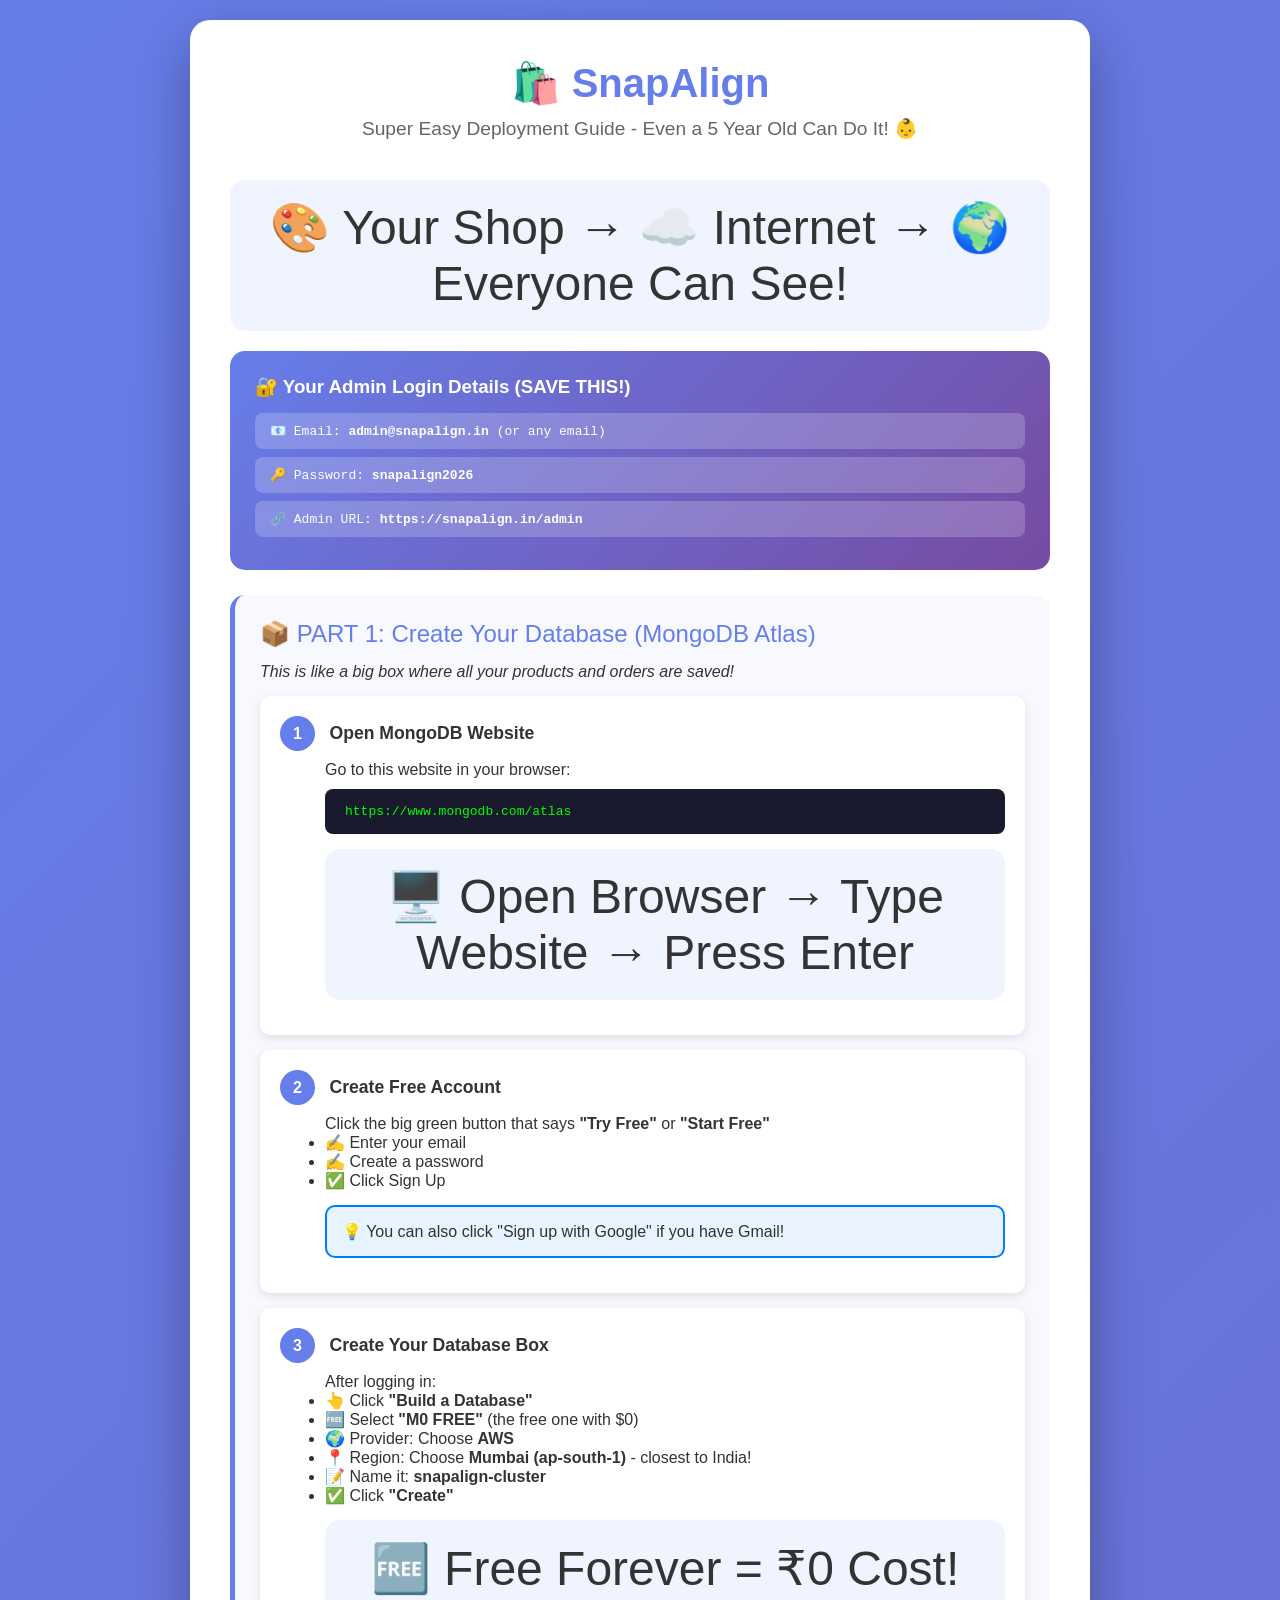
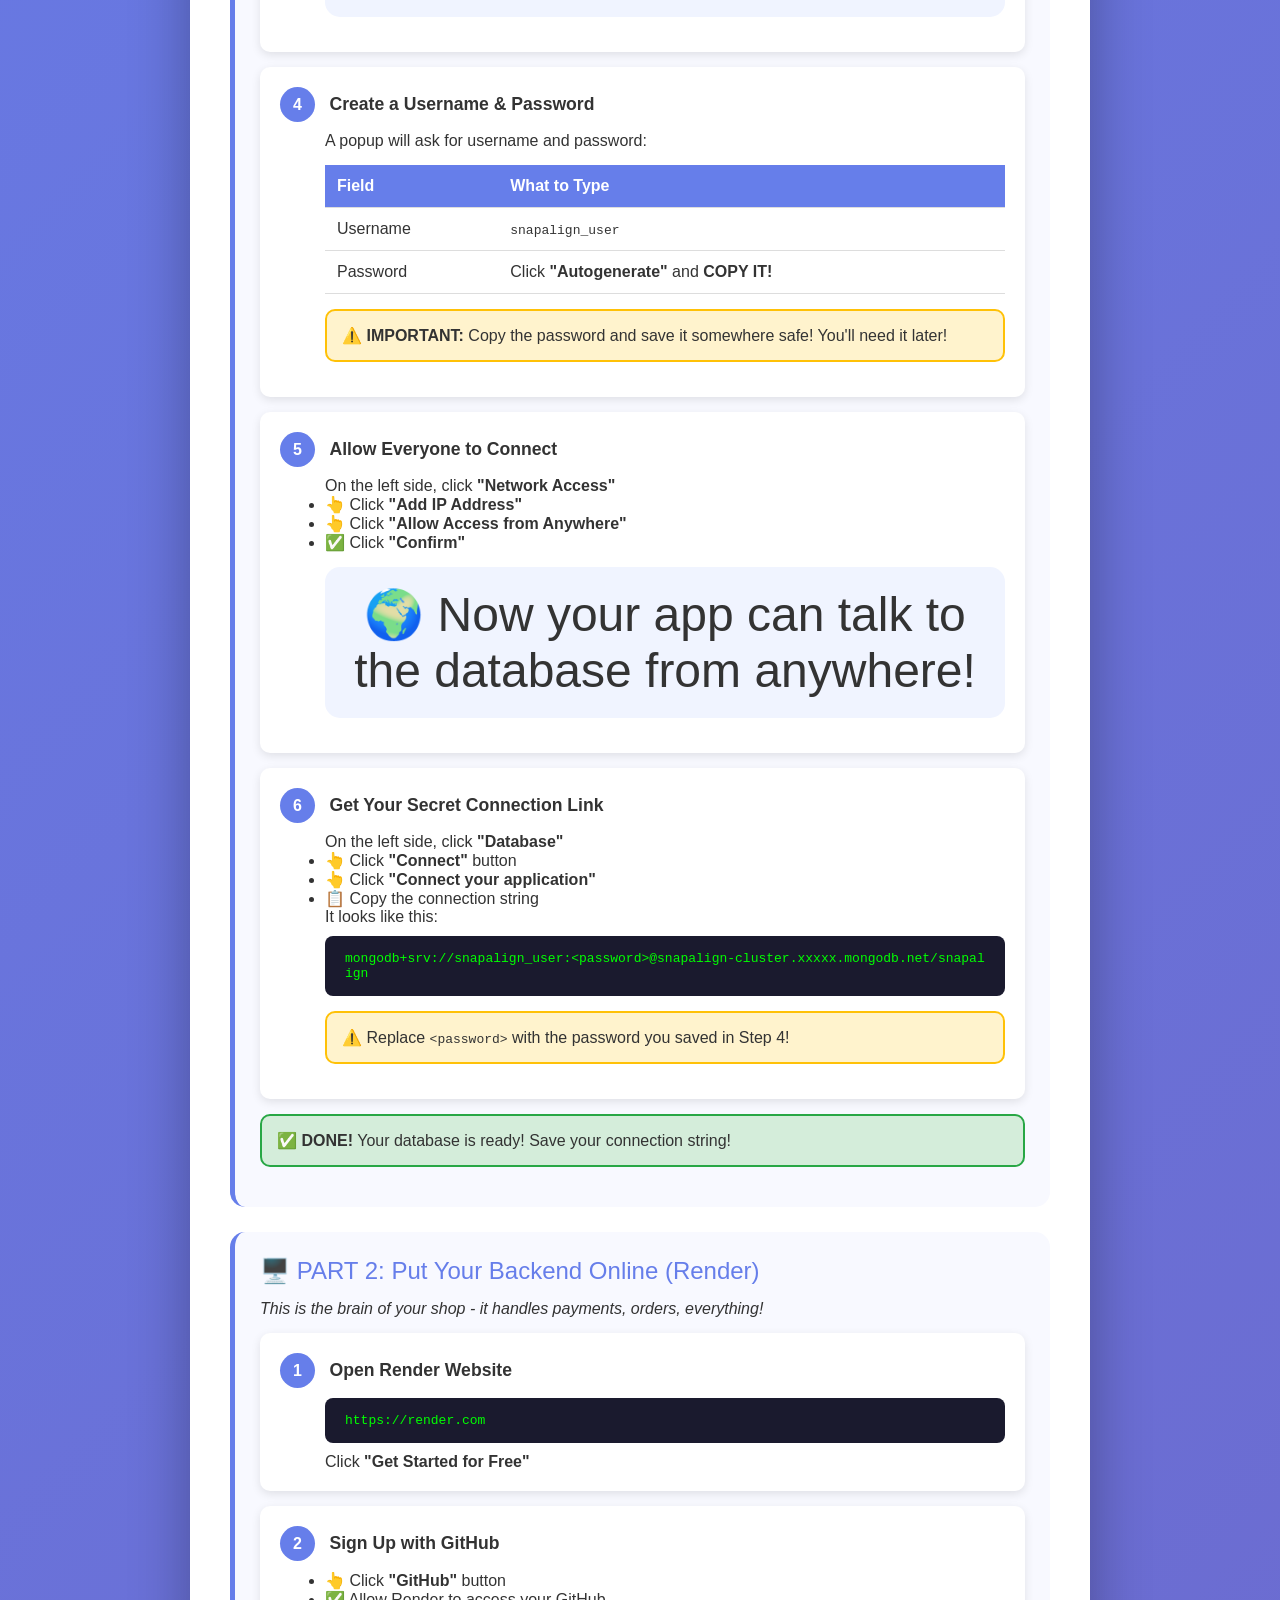
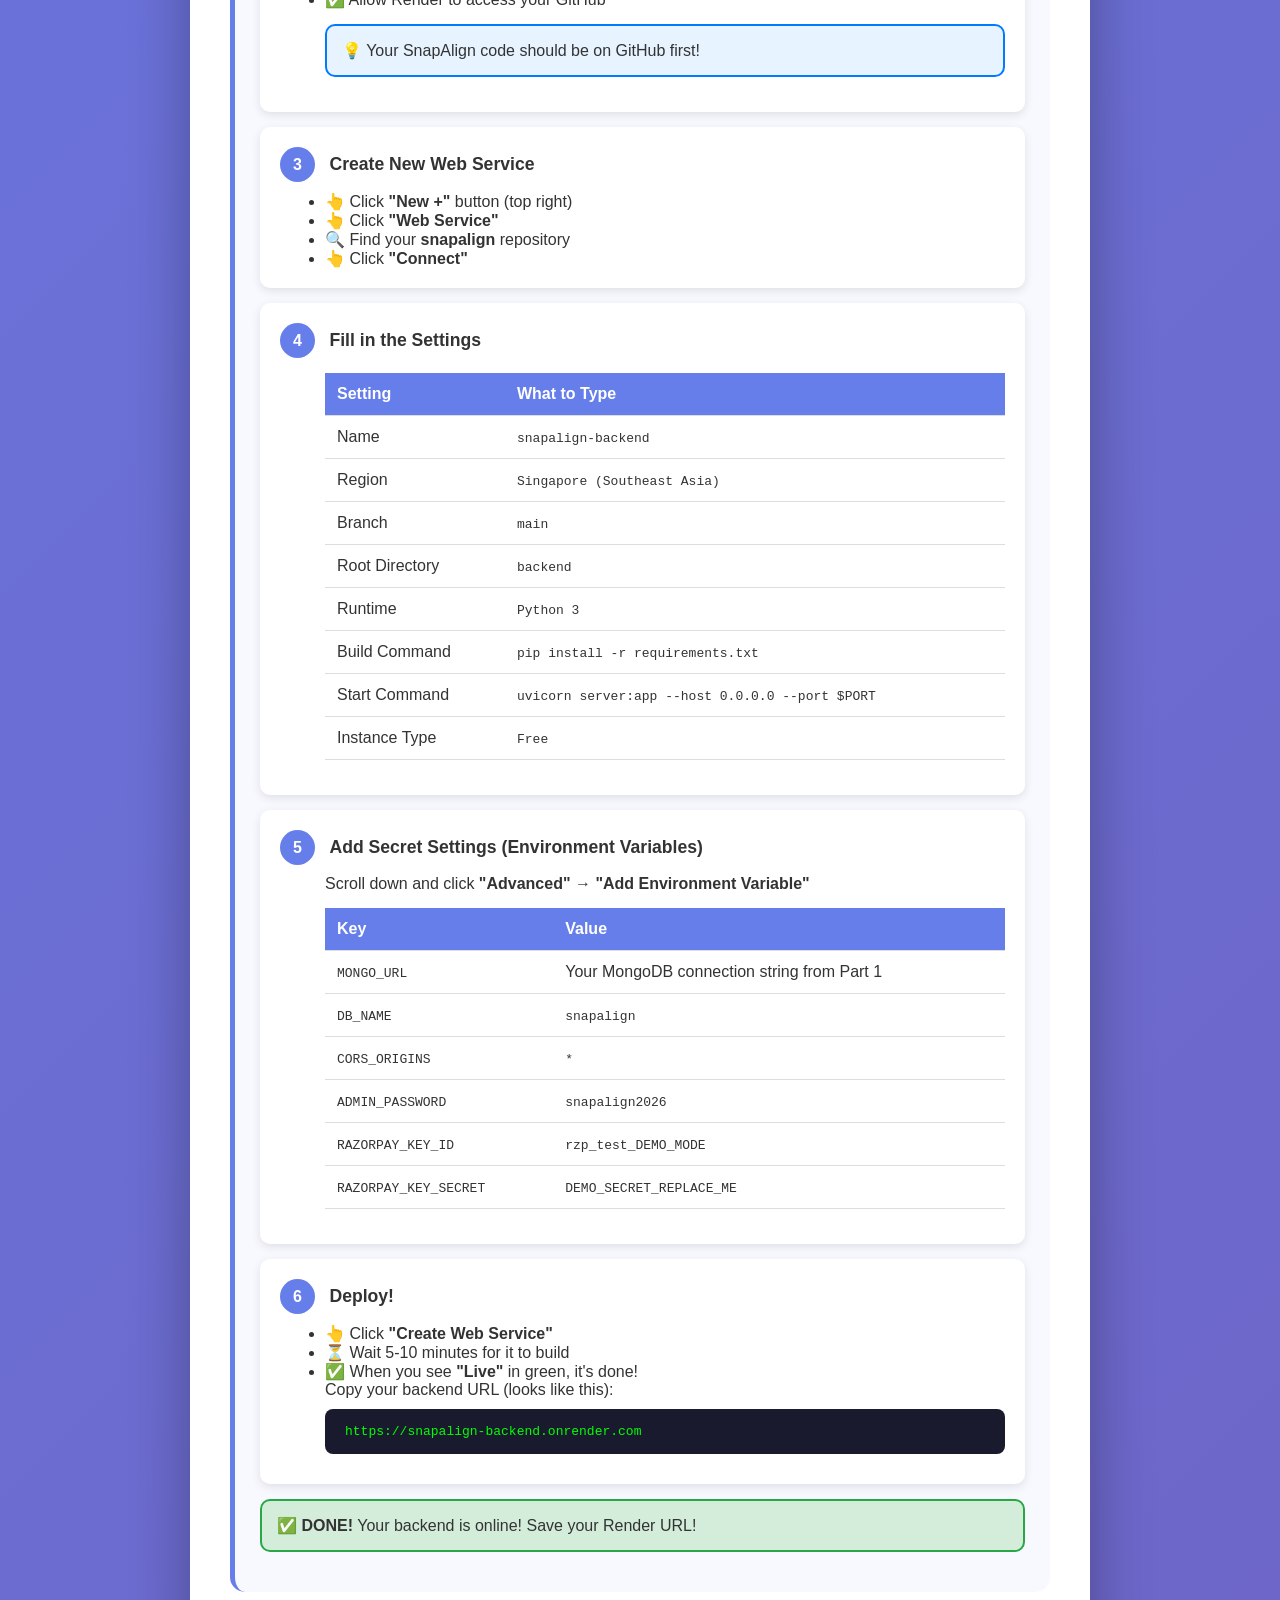
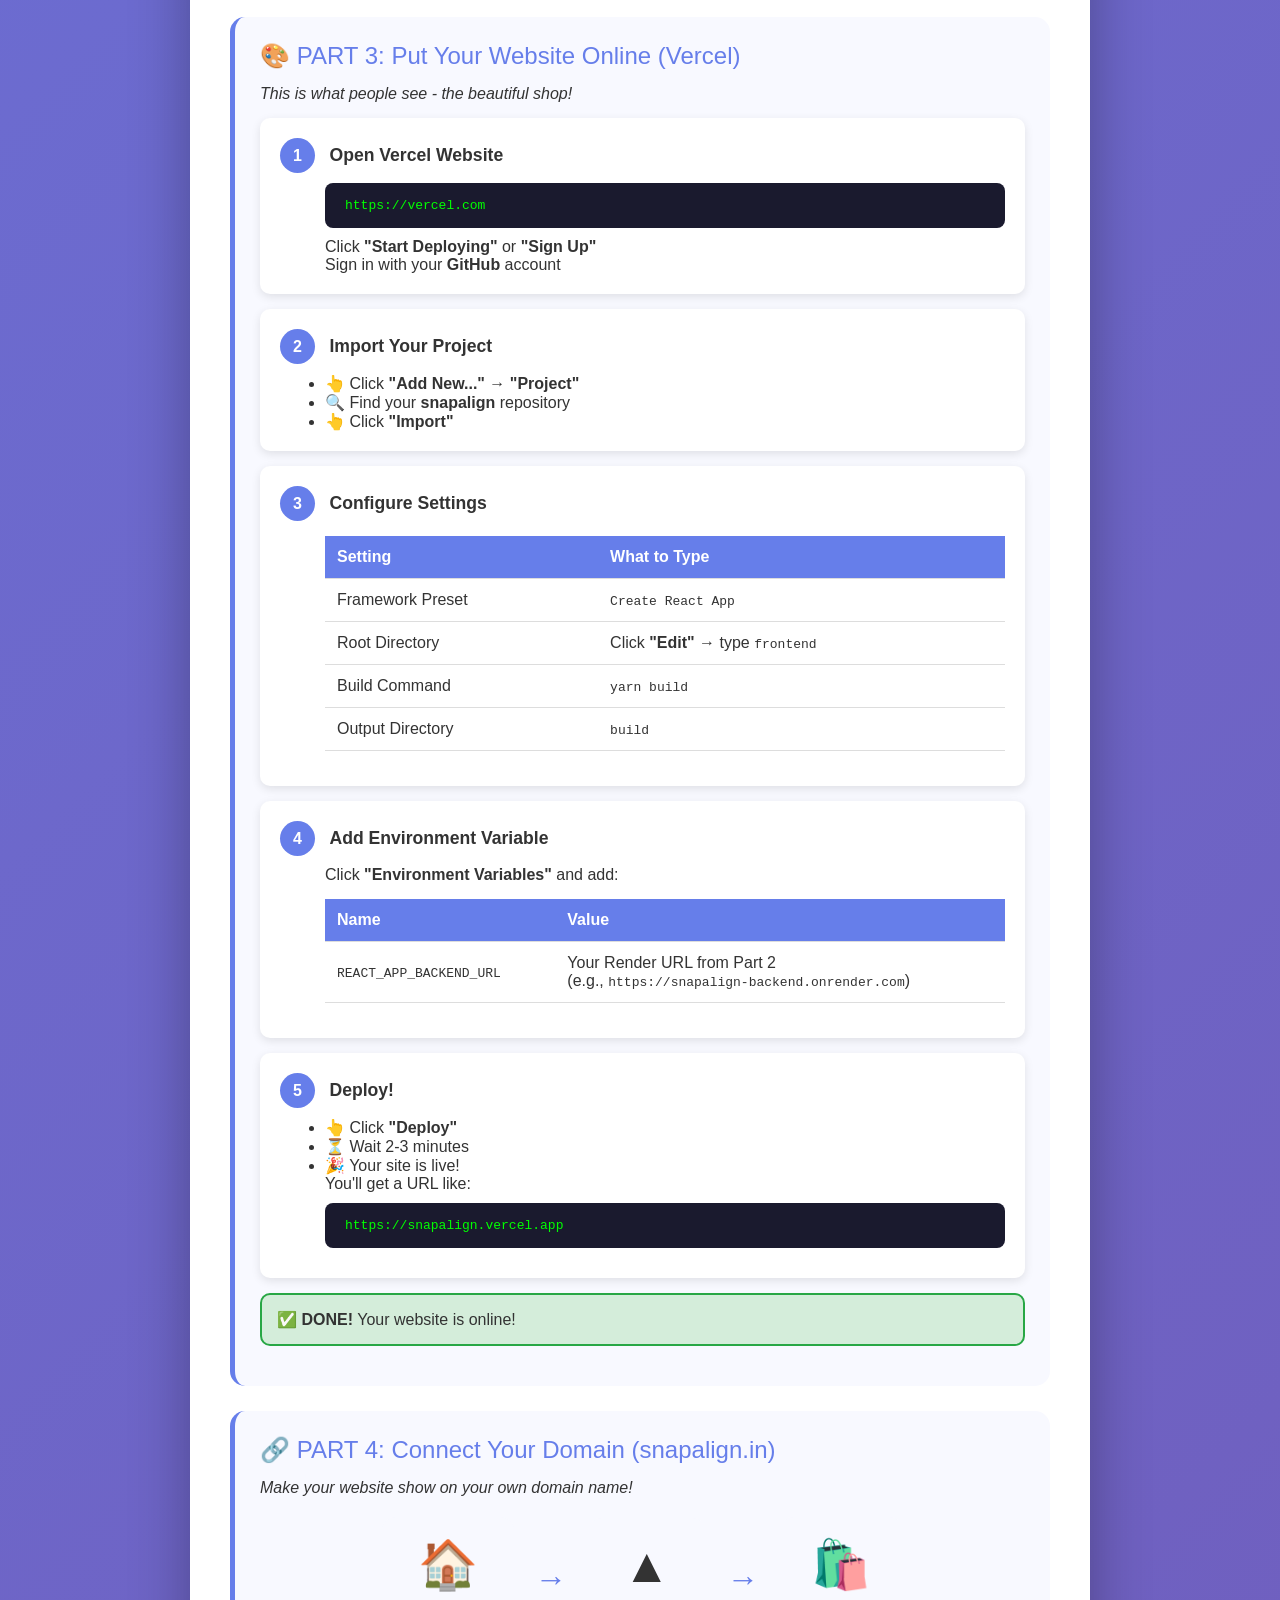
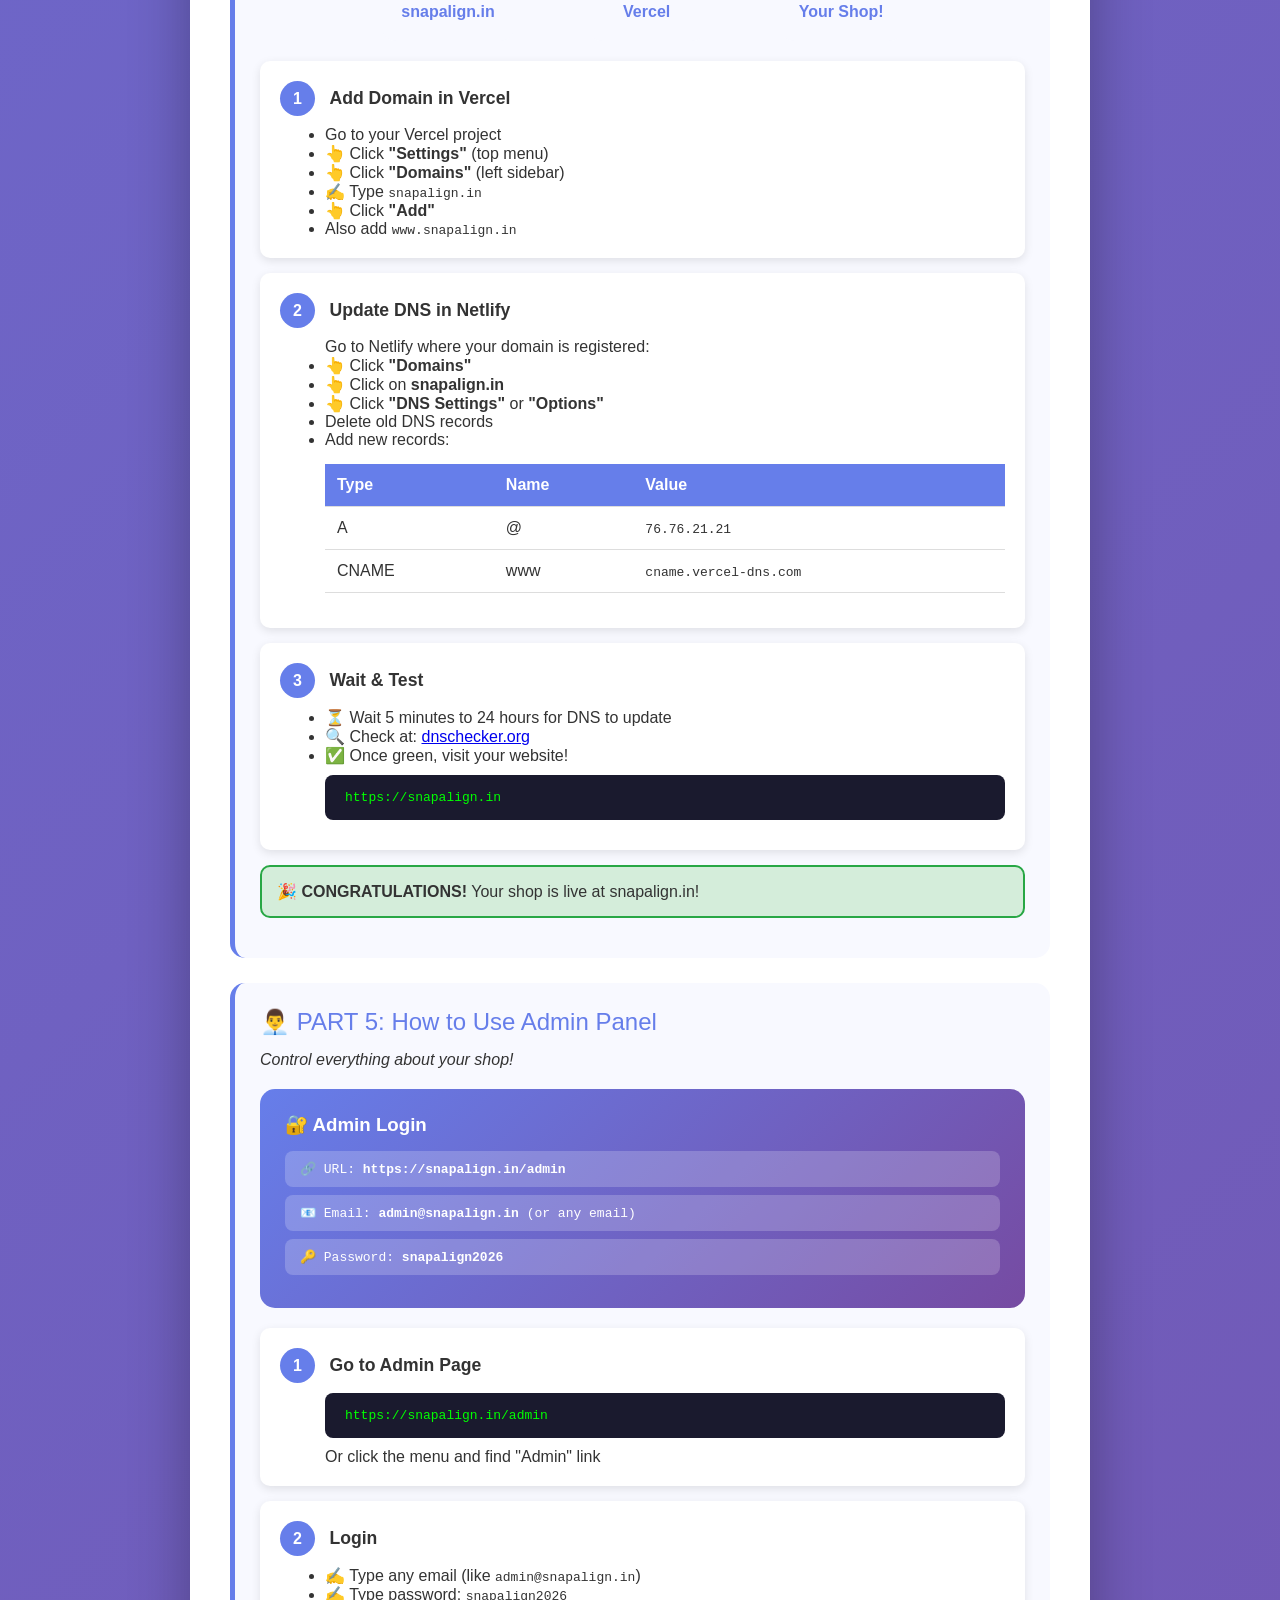
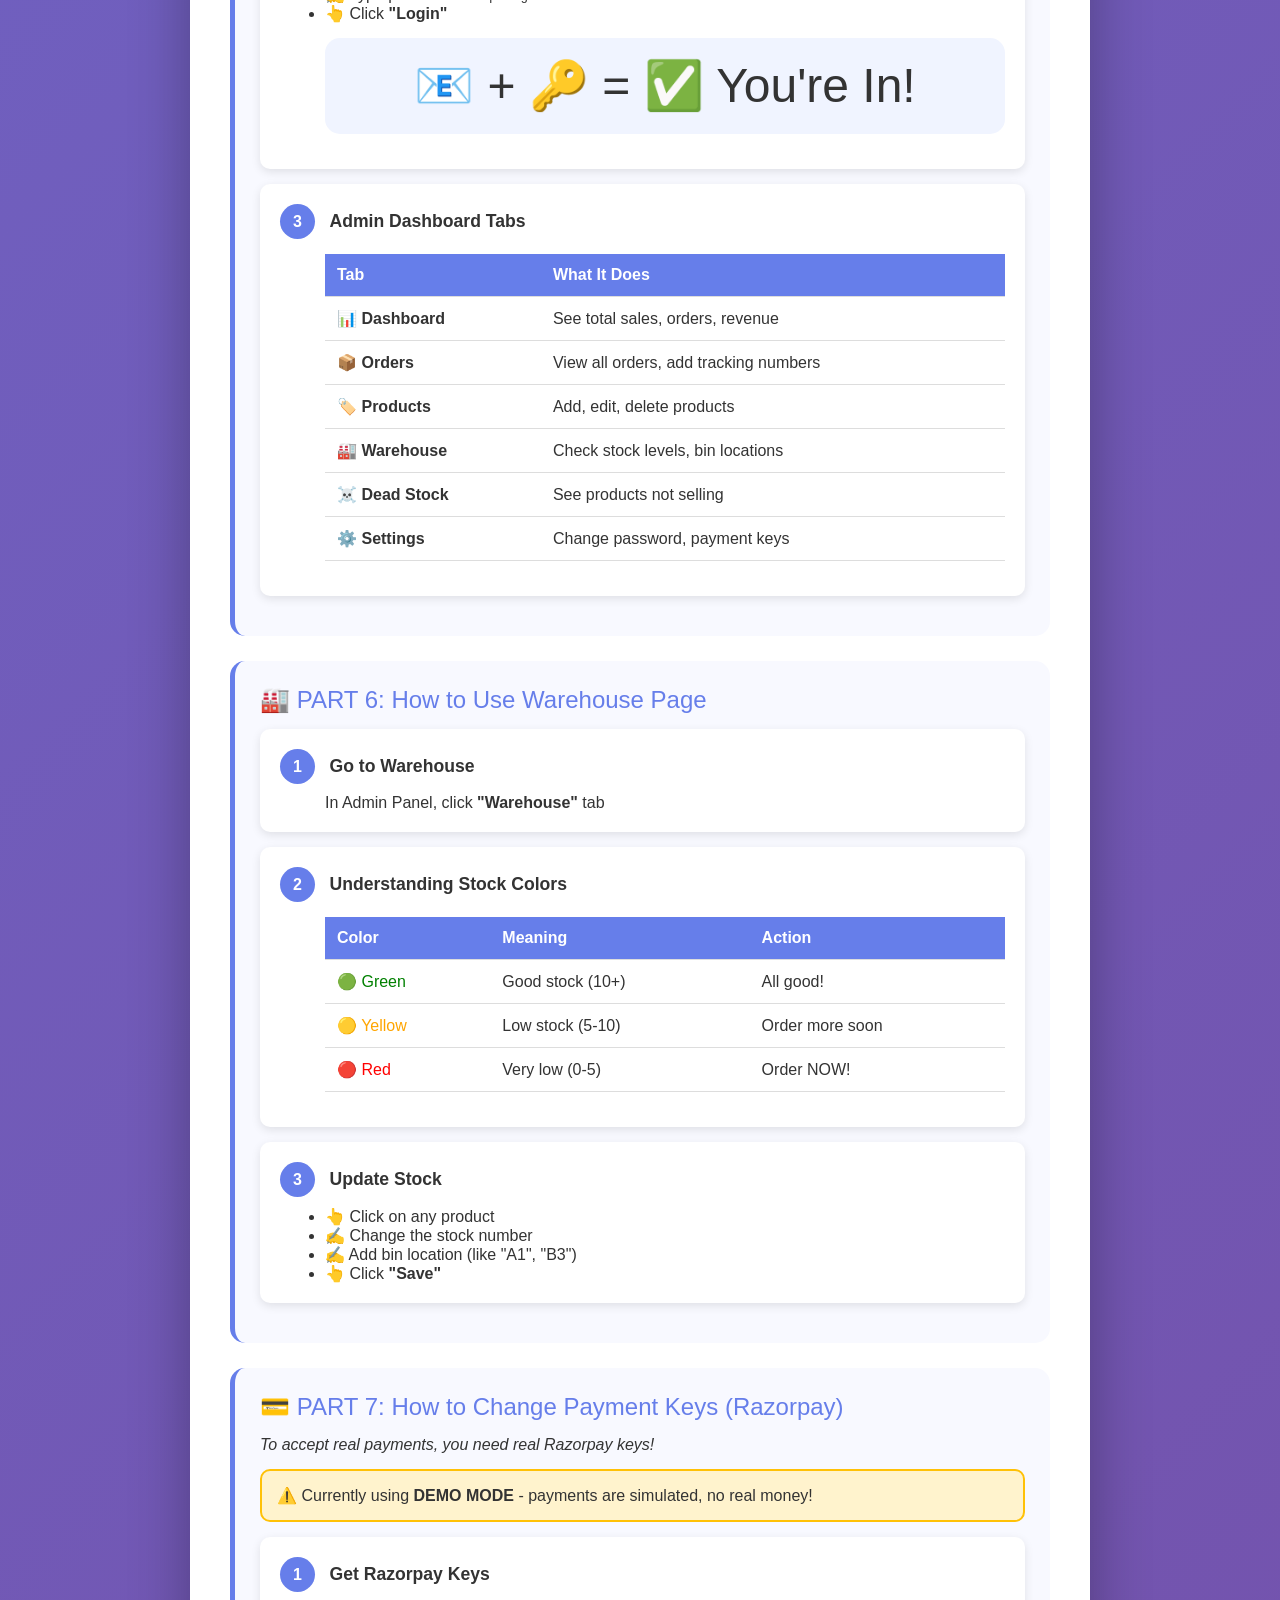
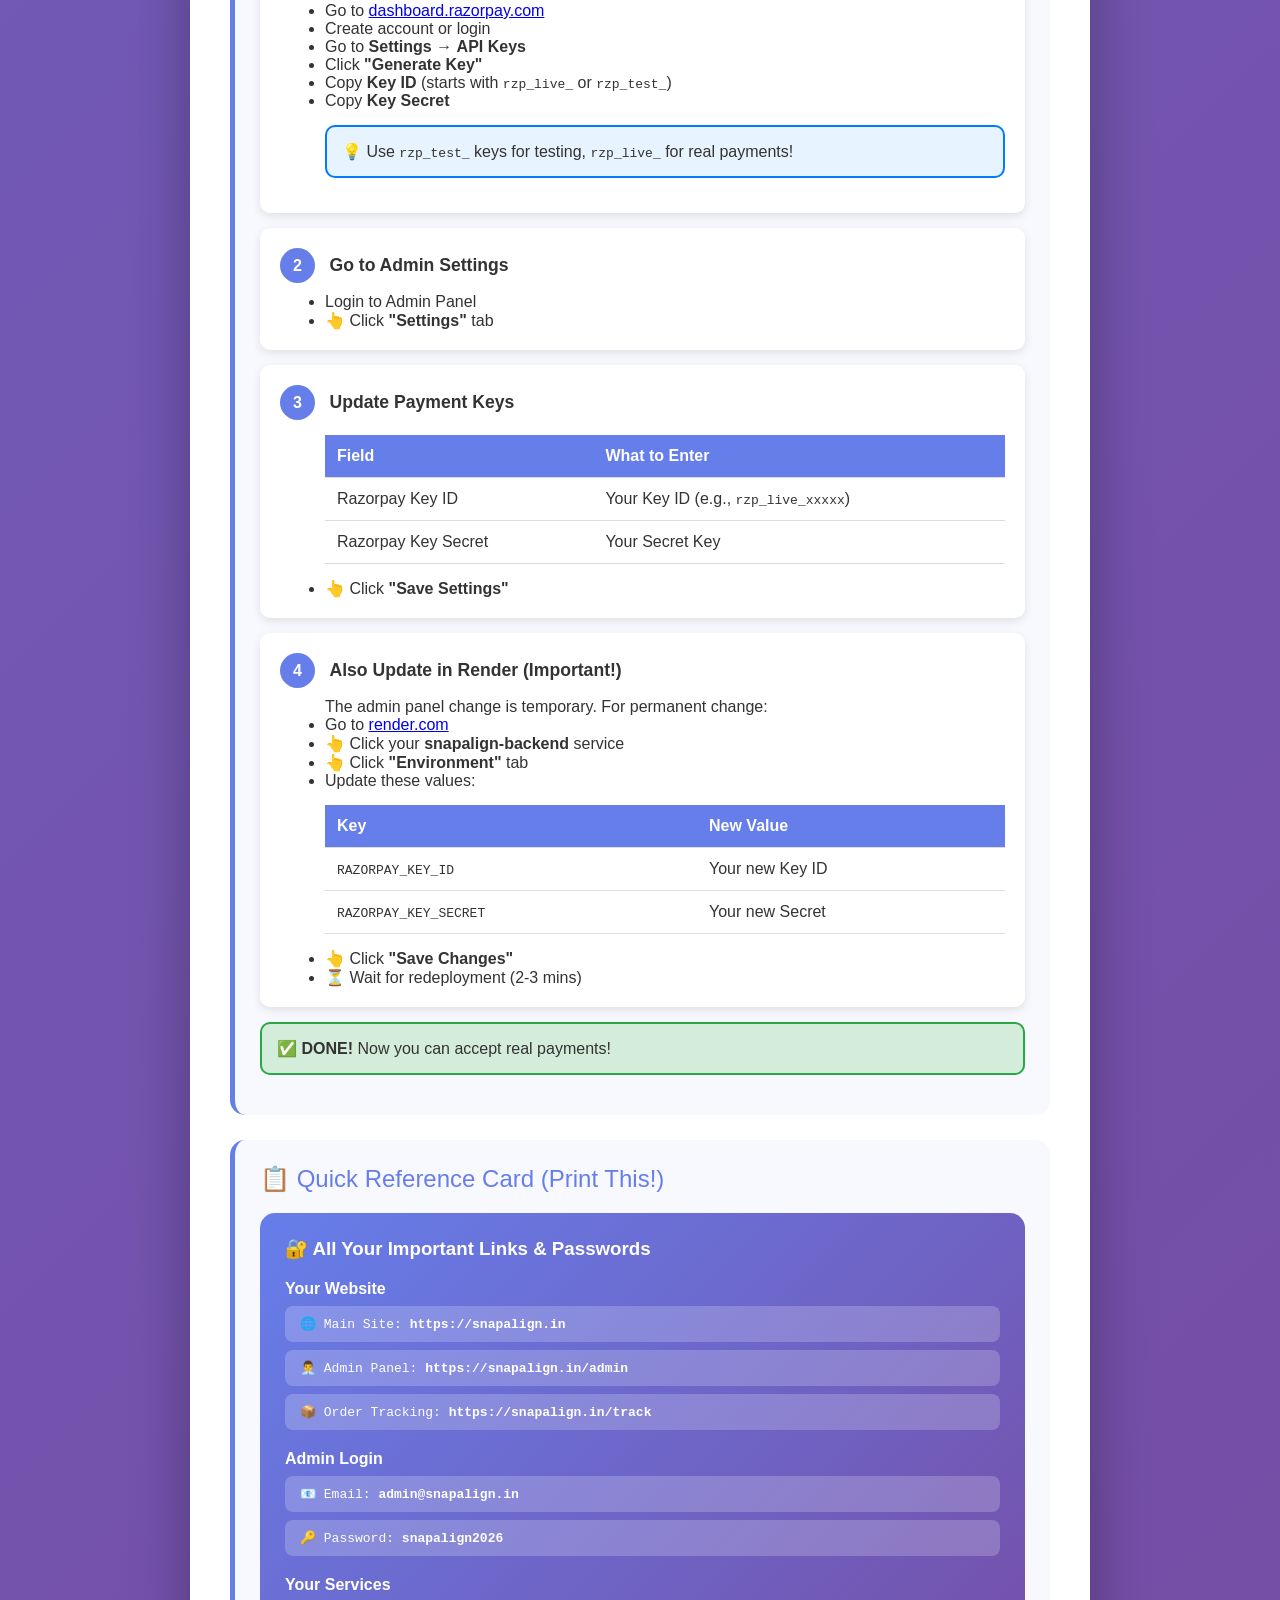
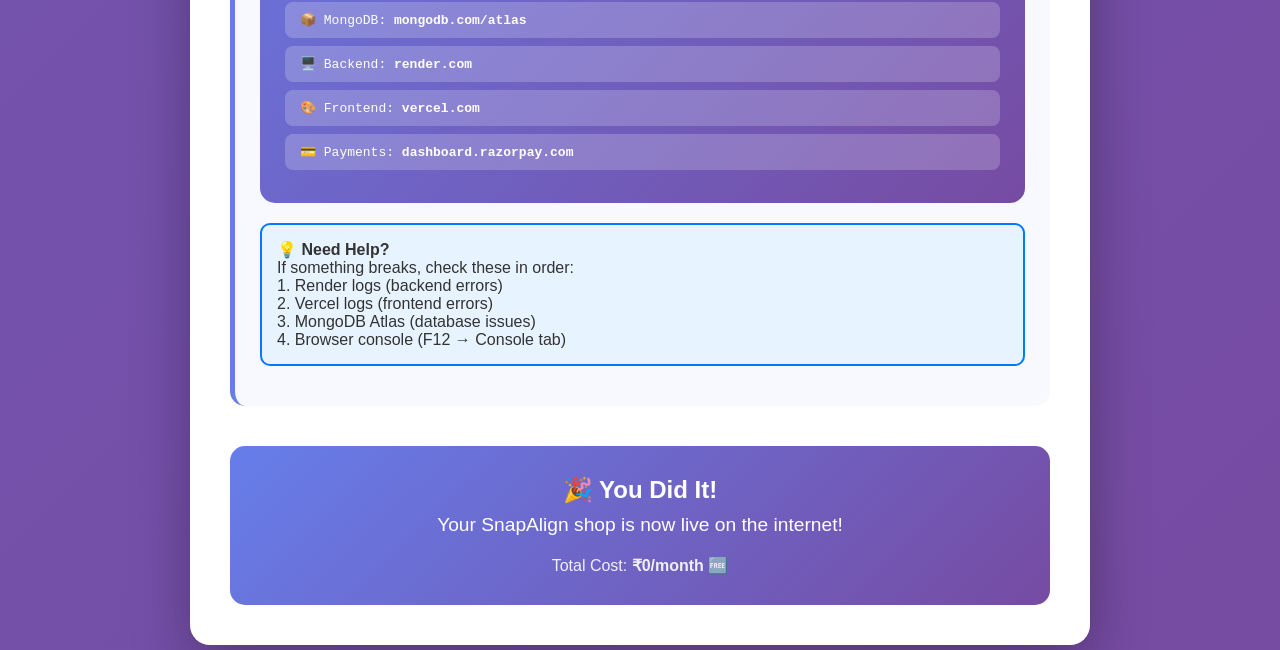
<file: SNAPALIGN_EASY_GUIDE.html>
<!DOCTYPE html>
<html lang="en">
<head>
    <meta charset="UTF-8">
    <meta name="viewport" content="width=device-width, initial-scale=1.0">
    <title>SnapAlign - Super Easy Deployment Guide</title>
    <style>
        * { margin: 0; padding: 0; box-sizing: border-box; }
        body { 
            font-family: 'Segoe UI', Tahoma, Geneva, Verdana, sans-serif; 
            background: linear-gradient(135deg, #667eea 0%, #764ba2 100%);
            min-height: 100vh;
            padding: 20px;
            color: #333;
        }
        .container { 
            max-width: 900px; 
            margin: 0 auto; 
            background: white;
            border-radius: 20px;
            padding: 40px;
            box-shadow: 0 20px 60px rgba(0,0,0,0.3);
        }
        h1 { 
            text-align: center; 
            color: #667eea; 
            font-size: 2.5em; 
            margin-bottom: 10px;
        }
        .subtitle { 
            text-align: center; 
            color: #666; 
            margin-bottom: 40px;
            font-size: 1.2em;
        }
        .section {
            background: #f8f9ff;
            border-radius: 15px;
            padding: 25px;
            margin: 25px 0;
            border-left: 5px solid #667eea;
        }
        .section-title {
            font-size: 1.5em;
            color: #667eea;
            margin-bottom: 15px;
            display: flex;
            align-items: center;
            gap: 10px;
        }
        .step {
            background: white;
            border-radius: 10px;
            padding: 20px;
            margin: 15px 0;
            box-shadow: 0 3px 10px rgba(0,0,0,0.1);
        }
        .step-number {
            display: inline-block;
            width: 35px;
            height: 35px;
            background: #667eea;
            color: white;
            border-radius: 50%;
            text-align: center;
            line-height: 35px;
            font-weight: bold;
            margin-right: 10px;
        }
        .step-title {
            font-weight: bold;
            font-size: 1.1em;
            color: #333;
        }
        .step-content {
            margin-top: 10px;
            padding-left: 45px;
        }
        .emoji-box {
            font-size: 3em;
            text-align: center;
            padding: 20px;
            background: #f0f4ff;
            border-radius: 15px;
            margin: 15px 0;
        }
        .url-box {
            background: #1a1a2e;
            color: #0f0;
            padding: 15px 20px;
            border-radius: 8px;
            font-family: monospace;
            margin: 10px 0;
            word-break: break-all;
        }
        .warning-box {
            background: #fff3cd;
            border: 2px solid #ffc107;
            border-radius: 10px;
            padding: 15px;
            margin: 15px 0;
        }
        .success-box {
            background: #d4edda;
            border: 2px solid #28a745;
            border-radius: 10px;
            padding: 15px;
            margin: 15px 0;
        }
        .info-box {
            background: #e7f3ff;
            border: 2px solid #007bff;
            border-radius: 10px;
            padding: 15px;
            margin: 15px 0;
        }
        .credentials-box {
            background: linear-gradient(135deg, #667eea, #764ba2);
            color: white;
            border-radius: 15px;
            padding: 25px;
            margin: 20px 0;
        }
        .credentials-box h3 {
            margin-bottom: 15px;
        }
        .cred-item {
            background: rgba(255,255,255,0.2);
            padding: 10px 15px;
            border-radius: 8px;
            margin: 8px 0;
            font-family: monospace;
        }
        table {
            width: 100%;
            border-collapse: collapse;
            margin: 15px 0;
        }
        th, td {
            padding: 12px;
            text-align: left;
            border-bottom: 1px solid #ddd;
        }
        th {
            background: #667eea;
            color: white;
        }
        tr:hover {
            background: #f5f5f5;
        }
        .visual-guide {
            display: flex;
            justify-content: center;
            align-items: center;
            gap: 20px;
            margin: 20px 0;
            flex-wrap: wrap;
        }
        .visual-item {
            text-align: center;
            padding: 20px;
            background: #f8f9ff;
            border-radius: 15px;
            min-width: 120px;
        }
        .visual-item .icon {
            font-size: 3em;
        }
        .visual-item .label {
            margin-top: 10px;
            font-weight: bold;
            color: #667eea;
        }
        .arrow {
            font-size: 2em;
            color: #667eea;
        }
        .page-break {
            page-break-before: always;
        }
        @media print {
            body { background: white; padding: 0; }
            .container { box-shadow: none; }
        }
    </style>
</head>
<body>
    <div class="container">
        <!-- COVER PAGE -->
        <h1>🛍️ SnapAlign</h1>
        <p class="subtitle">Super Easy Deployment Guide - Even a 5 Year Old Can Do It! 👶</p>
        
        <div class="emoji-box">
            🎨 Your Shop → ☁️ Internet → 🌍 Everyone Can See!
        </div>

        <div class="credentials-box">
            <h3>🔐 Your Admin Login Details (SAVE THIS!)</h3>
            <div class="cred-item">📧 Email: <strong>admin@snapalign.in</strong> (or any email)</div>
            <div class="cred-item">🔑 Password: <strong>snapalign2026</strong></div>
            <div class="cred-item">🔗 Admin URL: <strong>https://snapalign.in/admin</strong></div>
        </div>

        <!-- PART 1: MONGODB -->
        <div class="section page-break">
            <div class="section-title">📦 PART 1: Create Your Database (MongoDB Atlas)</div>
            <p><em>This is like a big box where all your products and orders are saved!</em></p>

            <div class="step">
                <span class="step-number">1</span>
                <span class="step-title">Open MongoDB Website</span>
                <div class="step-content">
                    <p>Go to this website in your browser:</p>
                    <div class="url-box">https://www.mongodb.com/atlas</div>
                    <div class="emoji-box">🖥️ Open Browser → Type Website → Press Enter</div>
                </div>
            </div>

            <div class="step">
                <span class="step-number">2</span>
                <span class="step-title">Create Free Account</span>
                <div class="step-content">
                    <p>Click the big green button that says <strong>"Try Free"</strong> or <strong>"Start Free"</strong></p>
                    <ul>
                        <li>✍️ Enter your email</li>
                        <li>✍️ Create a password</li>
                        <li>✅ Click Sign Up</li>
                    </ul>
                    <div class="info-box">💡 You can also click "Sign up with Google" if you have Gmail!</div>
                </div>
            </div>

            <div class="step">
                <span class="step-number">3</span>
                <span class="step-title">Create Your Database Box</span>
                <div class="step-content">
                    <p>After logging in:</p>
                    <ul>
                        <li>👆 Click <strong>"Build a Database"</strong></li>
                        <li>🆓 Select <strong>"M0 FREE"</strong> (the free one with $0)</li>
                        <li>🌍 Provider: Choose <strong>AWS</strong></li>
                        <li>📍 Region: Choose <strong>Mumbai (ap-south-1)</strong> - closest to India!</li>
                        <li>📝 Name it: <strong>snapalign-cluster</strong></li>
                        <li>✅ Click <strong>"Create"</strong></li>
                    </ul>
                    <div class="emoji-box">🆓 Free Forever = ₹0 Cost!</div>
                </div>
            </div>

            <div class="step">
                <span class="step-number">4</span>
                <span class="step-title">Create a Username & Password</span>
                <div class="step-content">
                    <p>A popup will ask for username and password:</p>
                    <table>
                        <tr><th>Field</th><th>What to Type</th></tr>
                        <tr><td>Username</td><td><code>snapalign_user</code></td></tr>
                        <tr><td>Password</td><td>Click <strong>"Autogenerate"</strong> and <strong>COPY IT!</strong></td></tr>
                    </table>
                    <div class="warning-box">⚠️ <strong>IMPORTANT:</strong> Copy the password and save it somewhere safe! You'll need it later!</div>
                </div>
            </div>

            <div class="step">
                <span class="step-number">5</span>
                <span class="step-title">Allow Everyone to Connect</span>
                <div class="step-content">
                    <p>On the left side, click <strong>"Network Access"</strong></p>
                    <ul>
                        <li>👆 Click <strong>"Add IP Address"</strong></li>
                        <li>👆 Click <strong>"Allow Access from Anywhere"</strong></li>
                        <li>✅ Click <strong>"Confirm"</strong></li>
                    </ul>
                    <div class="emoji-box">🌍 Now your app can talk to the database from anywhere!</div>
                </div>
            </div>

            <div class="step">
                <span class="step-number">6</span>
                <span class="step-title">Get Your Secret Connection Link</span>
                <div class="step-content">
                    <p>On the left side, click <strong>"Database"</strong></p>
                    <ul>
                        <li>👆 Click <strong>"Connect"</strong> button</li>
                        <li>👆 Click <strong>"Connect your application"</strong></li>
                        <li>📋 Copy the connection string</li>
                    </ul>
                    <p>It looks like this:</p>
                    <div class="url-box">mongodb+srv://snapalign_user:&lt;password&gt;@snapalign-cluster.xxxxx.mongodb.net/snapalign</div>
                    <div class="warning-box">⚠️ Replace <code>&lt;password&gt;</code> with the password you saved in Step 4!</div>
                </div>
            </div>

            <div class="success-box">✅ <strong>DONE!</strong> Your database is ready! Save your connection string!</div>
        </div>

        <!-- PART 2: RENDER -->
        <div class="section page-break">
            <div class="section-title">🖥️ PART 2: Put Your Backend Online (Render)</div>
            <p><em>This is the brain of your shop - it handles payments, orders, everything!</em></p>

            <div class="step">
                <span class="step-number">1</span>
                <span class="step-title">Open Render Website</span>
                <div class="step-content">
                    <div class="url-box">https://render.com</div>
                    <p>Click <strong>"Get Started for Free"</strong></p>
                </div>
            </div>

            <div class="step">
                <span class="step-number">2</span>
                <span class="step-title">Sign Up with GitHub</span>
                <div class="step-content">
                    <ul>
                        <li>👆 Click <strong>"GitHub"</strong> button</li>
                        <li>✅ Allow Render to access your GitHub</li>
                    </ul>
                    <div class="info-box">💡 Your SnapAlign code should be on GitHub first!</div>
                </div>
            </div>

            <div class="step">
                <span class="step-number">3</span>
                <span class="step-title">Create New Web Service</span>
                <div class="step-content">
                    <ul>
                        <li>👆 Click <strong>"New +"</strong> button (top right)</li>
                        <li>👆 Click <strong>"Web Service"</strong></li>
                        <li>🔍 Find your <strong>snapalign</strong> repository</li>
                        <li>👆 Click <strong>"Connect"</strong></li>
                    </ul>
                </div>
            </div>

            <div class="step">
                <span class="step-number">4</span>
                <span class="step-title">Fill in the Settings</span>
                <div class="step-content">
                    <table>
                        <tr><th>Setting</th><th>What to Type</th></tr>
                        <tr><td>Name</td><td><code>snapalign-backend</code></td></tr>
                        <tr><td>Region</td><td><code>Singapore (Southeast Asia)</code></td></tr>
                        <tr><td>Branch</td><td><code>main</code></td></tr>
                        <tr><td>Root Directory</td><td><code>backend</code></td></tr>
                        <tr><td>Runtime</td><td><code>Python 3</code></td></tr>
                        <tr><td>Build Command</td><td><code>pip install -r requirements.txt</code></td></tr>
                        <tr><td>Start Command</td><td><code>uvicorn server:app --host 0.0.0.0 --port $PORT</code></td></tr>
                        <tr><td>Instance Type</td><td><code>Free</code></td></tr>
                    </table>
                </div>
            </div>

            <div class="step">
                <span class="step-number">5</span>
                <span class="step-title">Add Secret Settings (Environment Variables)</span>
                <div class="step-content">
                    <p>Scroll down and click <strong>"Advanced"</strong> → <strong>"Add Environment Variable"</strong></p>
                    <table>
                        <tr><th>Key</th><th>Value</th></tr>
                        <tr><td><code>MONGO_URL</code></td><td>Your MongoDB connection string from Part 1</td></tr>
                        <tr><td><code>DB_NAME</code></td><td><code>snapalign</code></td></tr>
                        <tr><td><code>CORS_ORIGINS</code></td><td><code>*</code></td></tr>
                        <tr><td><code>ADMIN_PASSWORD</code></td><td><code>snapalign2026</code></td></tr>
                        <tr><td><code>RAZORPAY_KEY_ID</code></td><td><code>rzp_test_DEMO_MODE</code></td></tr>
                        <tr><td><code>RAZORPAY_KEY_SECRET</code></td><td><code>DEMO_SECRET_REPLACE_ME</code></td></tr>
                    </table>
                </div>
            </div>

            <div class="step">
                <span class="step-number">6</span>
                <span class="step-title">Deploy!</span>
                <div class="step-content">
                    <ul>
                        <li>👆 Click <strong>"Create Web Service"</strong></li>
                        <li>⏳ Wait 5-10 minutes for it to build</li>
                        <li>✅ When you see <strong>"Live"</strong> in green, it's done!</li>
                    </ul>
                    <p>Copy your backend URL (looks like this):</p>
                    <div class="url-box">https://snapalign-backend.onrender.com</div>
                </div>
            </div>

            <div class="success-box">✅ <strong>DONE!</strong> Your backend is online! Save your Render URL!</div>
        </div>

        <!-- PART 3: VERCEL -->
        <div class="section page-break">
            <div class="section-title">🎨 PART 3: Put Your Website Online (Vercel)</div>
            <p><em>This is what people see - the beautiful shop!</em></p>

            <div class="step">
                <span class="step-number">1</span>
                <span class="step-title">Open Vercel Website</span>
                <div class="step-content">
                    <div class="url-box">https://vercel.com</div>
                    <p>Click <strong>"Start Deploying"</strong> or <strong>"Sign Up"</strong></p>
                    <p>Sign in with your <strong>GitHub</strong> account</p>
                </div>
            </div>

            <div class="step">
                <span class="step-number">2</span>
                <span class="step-title">Import Your Project</span>
                <div class="step-content">
                    <ul>
                        <li>👆 Click <strong>"Add New..."</strong> → <strong>"Project"</strong></li>
                        <li>🔍 Find your <strong>snapalign</strong> repository</li>
                        <li>👆 Click <strong>"Import"</strong></li>
                    </ul>
                </div>
            </div>

            <div class="step">
                <span class="step-number">3</span>
                <span class="step-title">Configure Settings</span>
                <div class="step-content">
                    <table>
                        <tr><th>Setting</th><th>What to Type</th></tr>
                        <tr><td>Framework Preset</td><td><code>Create React App</code></td></tr>
                        <tr><td>Root Directory</td><td>Click <strong>"Edit"</strong> → type <code>frontend</code></td></tr>
                        <tr><td>Build Command</td><td><code>yarn build</code></td></tr>
                        <tr><td>Output Directory</td><td><code>build</code></td></tr>
                    </table>
                </div>
            </div>

            <div class="step">
                <span class="step-number">4</span>
                <span class="step-title">Add Environment Variable</span>
                <div class="step-content">
                    <p>Click <strong>"Environment Variables"</strong> and add:</p>
                    <table>
                        <tr><th>Name</th><th>Value</th></tr>
                        <tr><td><code>REACT_APP_BACKEND_URL</code></td><td>Your Render URL from Part 2<br>(e.g., <code>https://snapalign-backend.onrender.com</code>)</td></tr>
                    </table>
                </div>
            </div>

            <div class="step">
                <span class="step-number">5</span>
                <span class="step-title">Deploy!</span>
                <div class="step-content">
                    <ul>
                        <li>👆 Click <strong>"Deploy"</strong></li>
                        <li>⏳ Wait 2-3 minutes</li>
                        <li>🎉 Your site is live!</li>
                    </ul>
                    <p>You'll get a URL like:</p>
                    <div class="url-box">https://snapalign.vercel.app</div>
                </div>
            </div>

            <div class="success-box">✅ <strong>DONE!</strong> Your website is online!</div>
        </div>

        <!-- PART 4: DOMAIN -->
        <div class="section page-break">
            <div class="section-title">🔗 PART 4: Connect Your Domain (snapalign.in)</div>
            <p><em>Make your website show on your own domain name!</em></p>

            <div class="visual-guide">
                <div class="visual-item">
                    <div class="icon">🏠</div>
                    <div class="label">snapalign.in</div>
                </div>
                <div class="arrow">→</div>
                <div class="visual-item">
                    <div class="icon">▲</div>
                    <div class="label">Vercel</div>
                </div>
                <div class="arrow">→</div>
                <div class="visual-item">
                    <div class="icon">🛍️</div>
                    <div class="label">Your Shop!</div>
                </div>
            </div>

            <div class="step">
                <span class="step-number">1</span>
                <span class="step-title">Add Domain in Vercel</span>
                <div class="step-content">
                    <ul>
                        <li>Go to your Vercel project</li>
                        <li>👆 Click <strong>"Settings"</strong> (top menu)</li>
                        <li>👆 Click <strong>"Domains"</strong> (left sidebar)</li>
                        <li>✍️ Type <code>snapalign.in</code></li>
                        <li>👆 Click <strong>"Add"</strong></li>
                        <li>Also add <code>www.snapalign.in</code></li>
                    </ul>
                </div>
            </div>

            <div class="step">
                <span class="step-number">2</span>
                <span class="step-title">Update DNS in Netlify</span>
                <div class="step-content">
                    <p>Go to Netlify where your domain is registered:</p>
                    <ul>
                        <li>👆 Click <strong>"Domains"</strong></li>
                        <li>👆 Click on <strong>snapalign.in</strong></li>
                        <li>👆 Click <strong>"DNS Settings"</strong> or <strong>"Options"</strong></li>
                        <li>Delete old DNS records</li>
                        <li>Add new records:</li>
                    </ul>
                    <table>
                        <tr><th>Type</th><th>Name</th><th>Value</th></tr>
                        <tr><td>A</td><td>@</td><td><code>76.76.21.21</code></td></tr>
                        <tr><td>CNAME</td><td>www</td><td><code>cname.vercel-dns.com</code></td></tr>
                    </table>
                </div>
            </div>

            <div class="step">
                <span class="step-number">3</span>
                <span class="step-title">Wait & Test</span>
                <div class="step-content">
                    <ul>
                        <li>⏳ Wait 5 minutes to 24 hours for DNS to update</li>
                        <li>🔍 Check at: <a href="https://dnschecker.org">dnschecker.org</a></li>
                        <li>✅ Once green, visit your website!</li>
                    </ul>
                    <div class="url-box">https://snapalign.in</div>
                </div>
            </div>

            <div class="success-box">🎉 <strong>CONGRATULATIONS!</strong> Your shop is live at snapalign.in!</div>
        </div>

        <!-- ADMIN GUIDE -->
        <div class="section page-break">
            <div class="section-title">👨‍💼 PART 5: How to Use Admin Panel</div>
            <p><em>Control everything about your shop!</em></p>

            <div class="credentials-box">
                <h3>🔐 Admin Login</h3>
                <div class="cred-item">🔗 URL: <strong>https://snapalign.in/admin</strong></div>
                <div class="cred-item">📧 Email: <strong>admin@snapalign.in</strong> (or any email)</div>
                <div class="cred-item">🔑 Password: <strong>snapalign2026</strong></div>
            </div>

            <div class="step">
                <span class="step-number">1</span>
                <span class="step-title">Go to Admin Page</span>
                <div class="step-content">
                    <div class="url-box">https://snapalign.in/admin</div>
                    <p>Or click the menu and find "Admin" link</p>
                </div>
            </div>

            <div class="step">
                <span class="step-number">2</span>
                <span class="step-title">Login</span>
                <div class="step-content">
                    <ul>
                        <li>✍️ Type any email (like <code>admin@snapalign.in</code>)</li>
                        <li>✍️ Type password: <code>snapalign2026</code></li>
                        <li>👆 Click <strong>"Login"</strong></li>
                    </ul>
                    <div class="emoji-box">📧 + 🔑 = ✅ You're In!</div>
                </div>
            </div>

            <div class="step">
                <span class="step-number">3</span>
                <span class="step-title">Admin Dashboard Tabs</span>
                <div class="step-content">
                    <table>
                        <tr><th>Tab</th><th>What It Does</th></tr>
                        <tr><td>📊 <strong>Dashboard</strong></td><td>See total sales, orders, revenue</td></tr>
                        <tr><td>📦 <strong>Orders</strong></td><td>View all orders, add tracking numbers</td></tr>
                        <tr><td>🏷️ <strong>Products</strong></td><td>Add, edit, delete products</td></tr>
                        <tr><td>🏭 <strong>Warehouse</strong></td><td>Check stock levels, bin locations</td></tr>
                        <tr><td>☠️ <strong>Dead Stock</strong></td><td>See products not selling</td></tr>
                        <tr><td>⚙️ <strong>Settings</strong></td><td>Change password, payment keys</td></tr>
                    </table>
                </div>
            </div>
        </div>

        <!-- WAREHOUSE -->
        <div class="section">
            <div class="section-title">🏭 PART 6: How to Use Warehouse Page</div>

            <div class="step">
                <span class="step-number">1</span>
                <span class="step-title">Go to Warehouse</span>
                <div class="step-content">
                    <p>In Admin Panel, click <strong>"Warehouse"</strong> tab</p>
                </div>
            </div>

            <div class="step">
                <span class="step-number">2</span>
                <span class="step-title">Understanding Stock Colors</span>
                <div class="step-content">
                    <table>
                        <tr><th>Color</th><th>Meaning</th><th>Action</th></tr>
                        <tr><td style="color: green">🟢 Green</td><td>Good stock (10+)</td><td>All good!</td></tr>
                        <tr><td style="color: orange">🟡 Yellow</td><td>Low stock (5-10)</td><td>Order more soon</td></tr>
                        <tr><td style="color: red">🔴 Red</td><td>Very low (0-5)</td><td>Order NOW!</td></tr>
                    </table>
                </div>
            </div>

            <div class="step">
                <span class="step-number">3</span>
                <span class="step-title">Update Stock</span>
                <div class="step-content">
                    <ul>
                        <li>👆 Click on any product</li>
                        <li>✍️ Change the stock number</li>
                        <li>✍️ Add bin location (like "A1", "B3")</li>
                        <li>👆 Click <strong>"Save"</strong></li>
                    </ul>
                </div>
            </div>
        </div>

        <!-- PAYMENT SETTINGS -->
        <div class="section page-break">
            <div class="section-title">💳 PART 7: How to Change Payment Keys (Razorpay)</div>
            <p><em>To accept real payments, you need real Razorpay keys!</em></p>

            <div class="warning-box">⚠️ Currently using <strong>DEMO MODE</strong> - payments are simulated, no real money!</div>

            <div class="step">
                <span class="step-number">1</span>
                <span class="step-title">Get Razorpay Keys</span>
                <div class="step-content">
                    <ul>
                        <li>Go to <a href="https://dashboard.razorpay.com">dashboard.razorpay.com</a></li>
                        <li>Create account or login</li>
                        <li>Go to <strong>Settings</strong> → <strong>API Keys</strong></li>
                        <li>Click <strong>"Generate Key"</strong></li>
                        <li>Copy <strong>Key ID</strong> (starts with <code>rzp_live_</code> or <code>rzp_test_</code>)</li>
                        <li>Copy <strong>Key Secret</strong></li>
                    </ul>
                    <div class="info-box">💡 Use <code>rzp_test_</code> keys for testing, <code>rzp_live_</code> for real payments!</div>
                </div>
            </div>

            <div class="step">
                <span class="step-number">2</span>
                <span class="step-title">Go to Admin Settings</span>
                <div class="step-content">
                    <ul>
                        <li>Login to Admin Panel</li>
                        <li>👆 Click <strong>"Settings"</strong> tab</li>
                    </ul>
                </div>
            </div>

            <div class="step">
                <span class="step-number">3</span>
                <span class="step-title">Update Payment Keys</span>
                <div class="step-content">
                    <table>
                        <tr><th>Field</th><th>What to Enter</th></tr>
                        <tr><td>Razorpay Key ID</td><td>Your Key ID (e.g., <code>rzp_live_xxxxx</code>)</td></tr>
                        <tr><td>Razorpay Key Secret</td><td>Your Secret Key</td></tr>
                    </table>
                    <ul>
                        <li>👆 Click <strong>"Save Settings"</strong></li>
                    </ul>
                </div>
            </div>

            <div class="step">
                <span class="step-number">4</span>
                <span class="step-title">Also Update in Render (Important!)</span>
                <div class="step-content">
                    <p>The admin panel change is temporary. For permanent change:</p>
                    <ul>
                        <li>Go to <a href="https://render.com">render.com</a></li>
                        <li>👆 Click your <strong>snapalign-backend</strong> service</li>
                        <li>👆 Click <strong>"Environment"</strong> tab</li>
                        <li>Update these values:</li>
                    </ul>
                    <table>
                        <tr><th>Key</th><th>New Value</th></tr>
                        <tr><td><code>RAZORPAY_KEY_ID</code></td><td>Your new Key ID</td></tr>
                        <tr><td><code>RAZORPAY_KEY_SECRET</code></td><td>Your new Secret</td></tr>
                    </table>
                    <ul>
                        <li>👆 Click <strong>"Save Changes"</strong></li>
                        <li>⏳ Wait for redeployment (2-3 mins)</li>
                    </ul>
                </div>
            </div>

            <div class="success-box">✅ <strong>DONE!</strong> Now you can accept real payments!</div>
        </div>

        <!-- QUICK REFERENCE -->
        <div class="section page-break">
            <div class="section-title">📋 Quick Reference Card (Print This!)</div>

            <div class="credentials-box">
                <h3>🔐 All Your Important Links & Passwords</h3>
                
                <h4 style="margin-top: 20px;">Your Website</h4>
                <div class="cred-item">🌐 Main Site: <strong>https://snapalign.in</strong></div>
                <div class="cred-item">👨‍💼 Admin Panel: <strong>https://snapalign.in/admin</strong></div>
                <div class="cred-item">📦 Order Tracking: <strong>https://snapalign.in/track</strong></div>
                
                <h4 style="margin-top: 20px;">Admin Login</h4>
                <div class="cred-item">📧 Email: <strong>admin@snapalign.in</strong></div>
                <div class="cred-item">🔑 Password: <strong>snapalign2026</strong></div>
                
                <h4 style="margin-top: 20px;">Your Services</h4>
                <div class="cred-item">📦 MongoDB: <strong>mongodb.com/atlas</strong></div>
                <div class="cred-item">🖥️ Backend: <strong>render.com</strong></div>
                <div class="cred-item">🎨 Frontend: <strong>vercel.com</strong></div>
                <div class="cred-item">💳 Payments: <strong>dashboard.razorpay.com</strong></div>
            </div>

            <div class="info-box">
                <strong>💡 Need Help?</strong><br>
                If something breaks, check these in order:<br>
                1. Render logs (backend errors)<br>
                2. Vercel logs (frontend errors)<br>
                3. MongoDB Atlas (database issues)<br>
                4. Browser console (F12 → Console tab)
            </div>
        </div>

        <!-- FOOTER -->
        <div style="text-align: center; margin-top: 40px; padding: 30px; background: linear-gradient(135deg, #667eea, #764ba2); border-radius: 15px; color: white;">
            <h2>🎉 You Did It!</h2>
            <p style="font-size: 1.2em; margin-top: 10px;">Your SnapAlign shop is now live on the internet!</p>
            <p style="margin-top: 20px; opacity: 0.9;">Total Cost: <strong>₹0/month</strong> 🆓</p>
        </div>

    </div>

    <script>
        // Print instructions
        console.log("To save as PDF: Press Ctrl+P (or Cmd+P on Mac) → Select 'Save as PDF' → Save");
    </script>
</body>
</html>
</file>
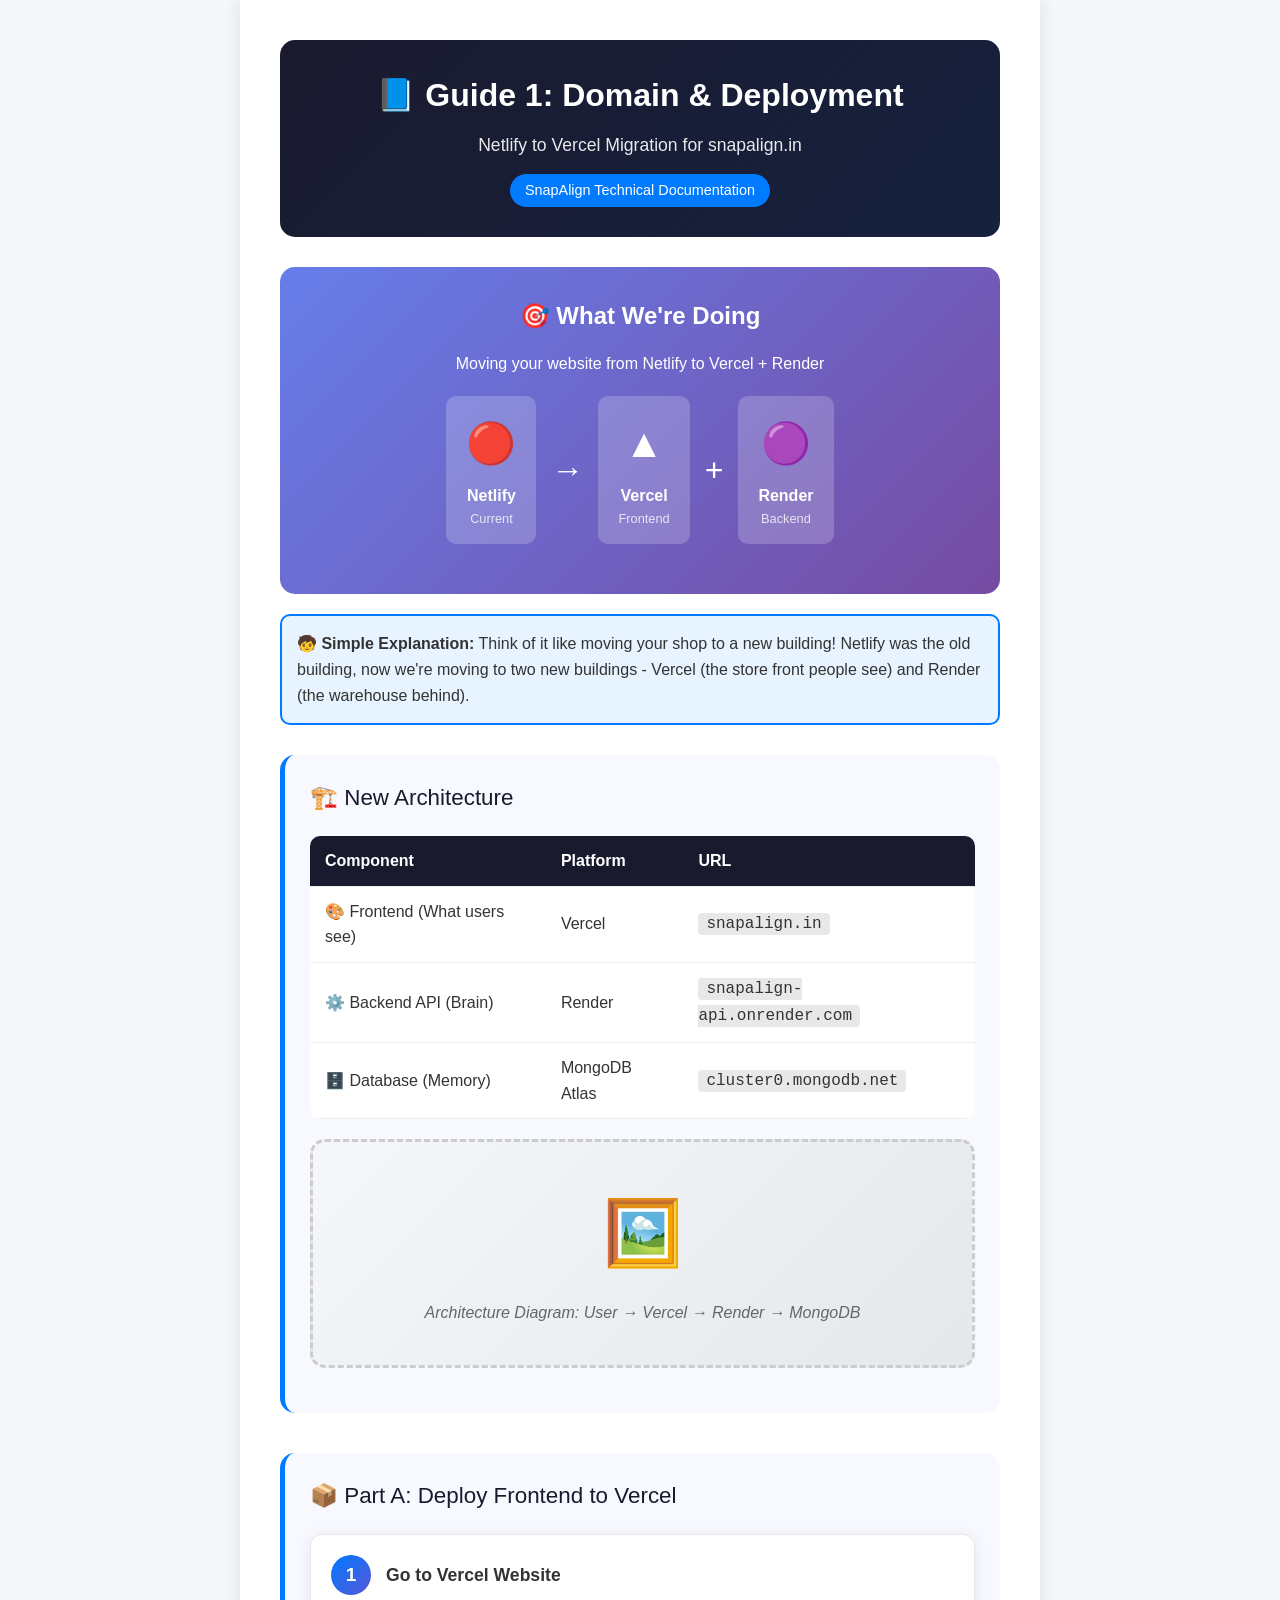
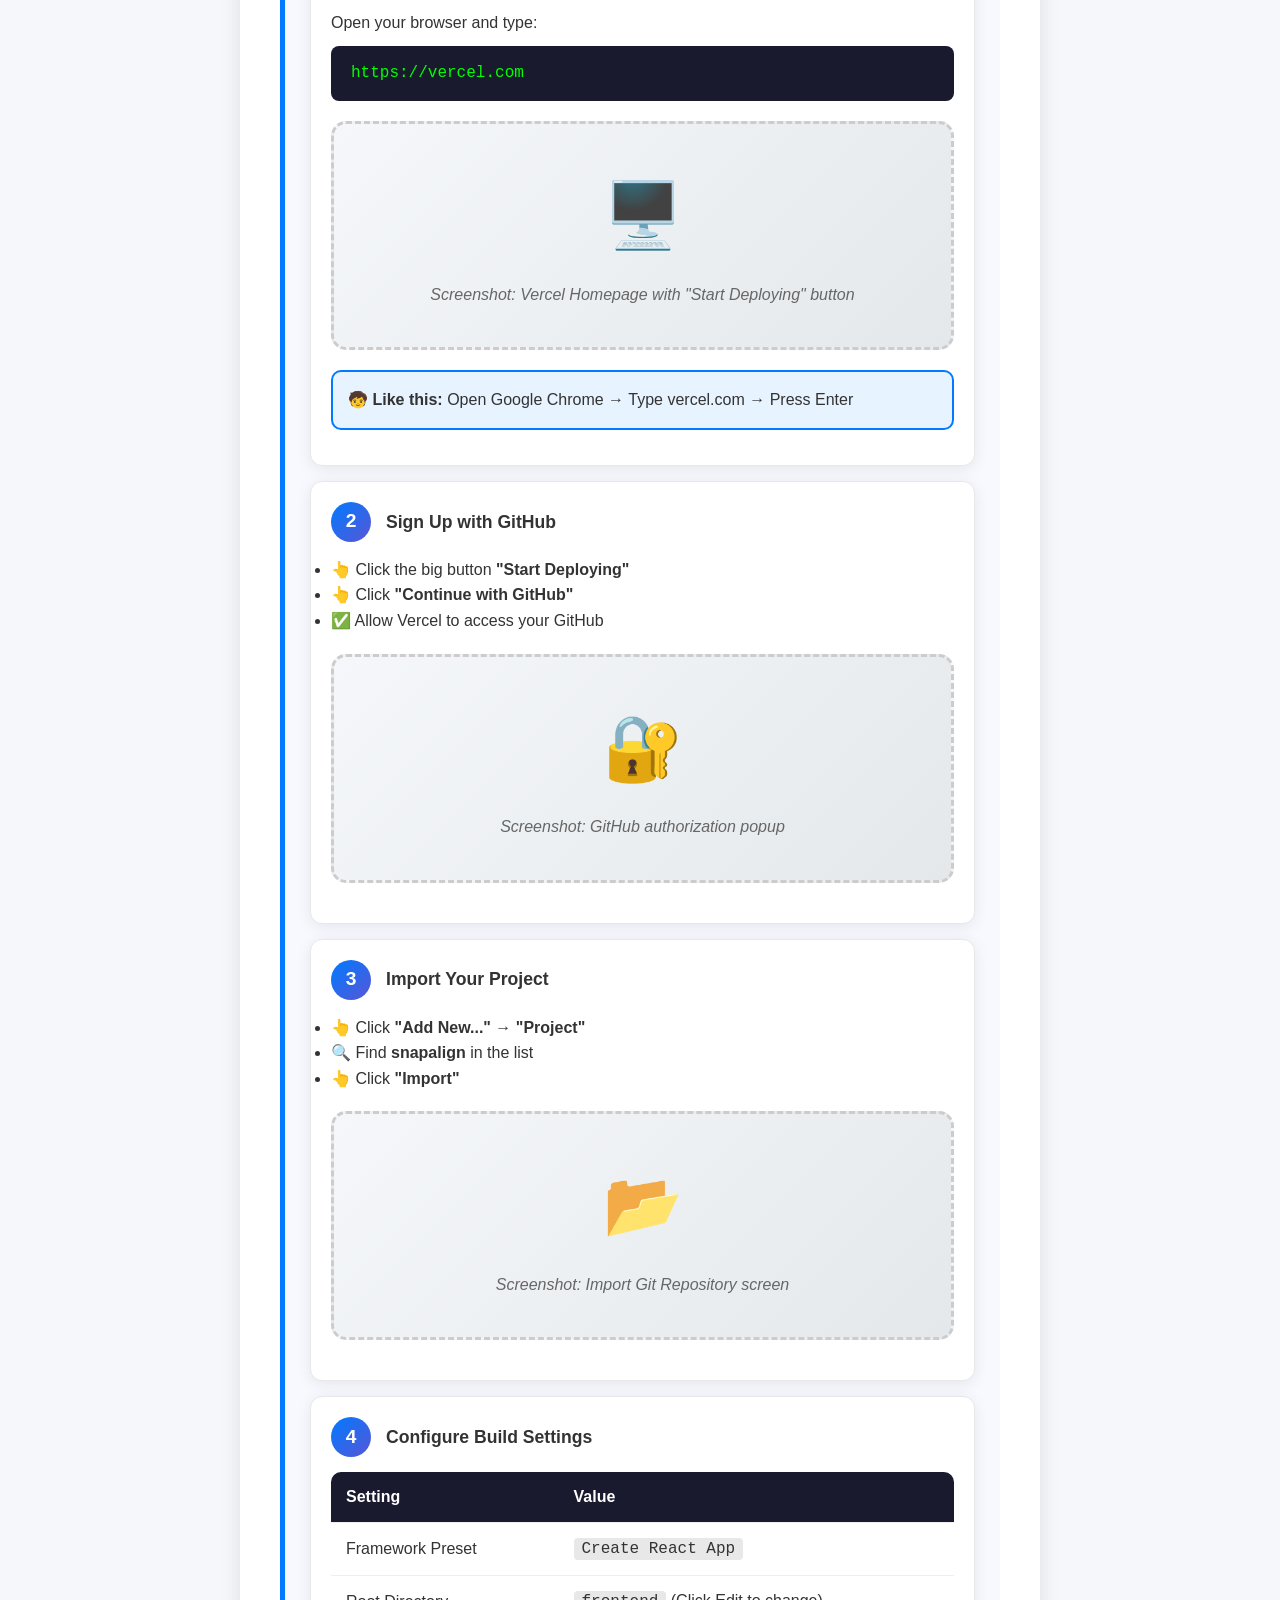
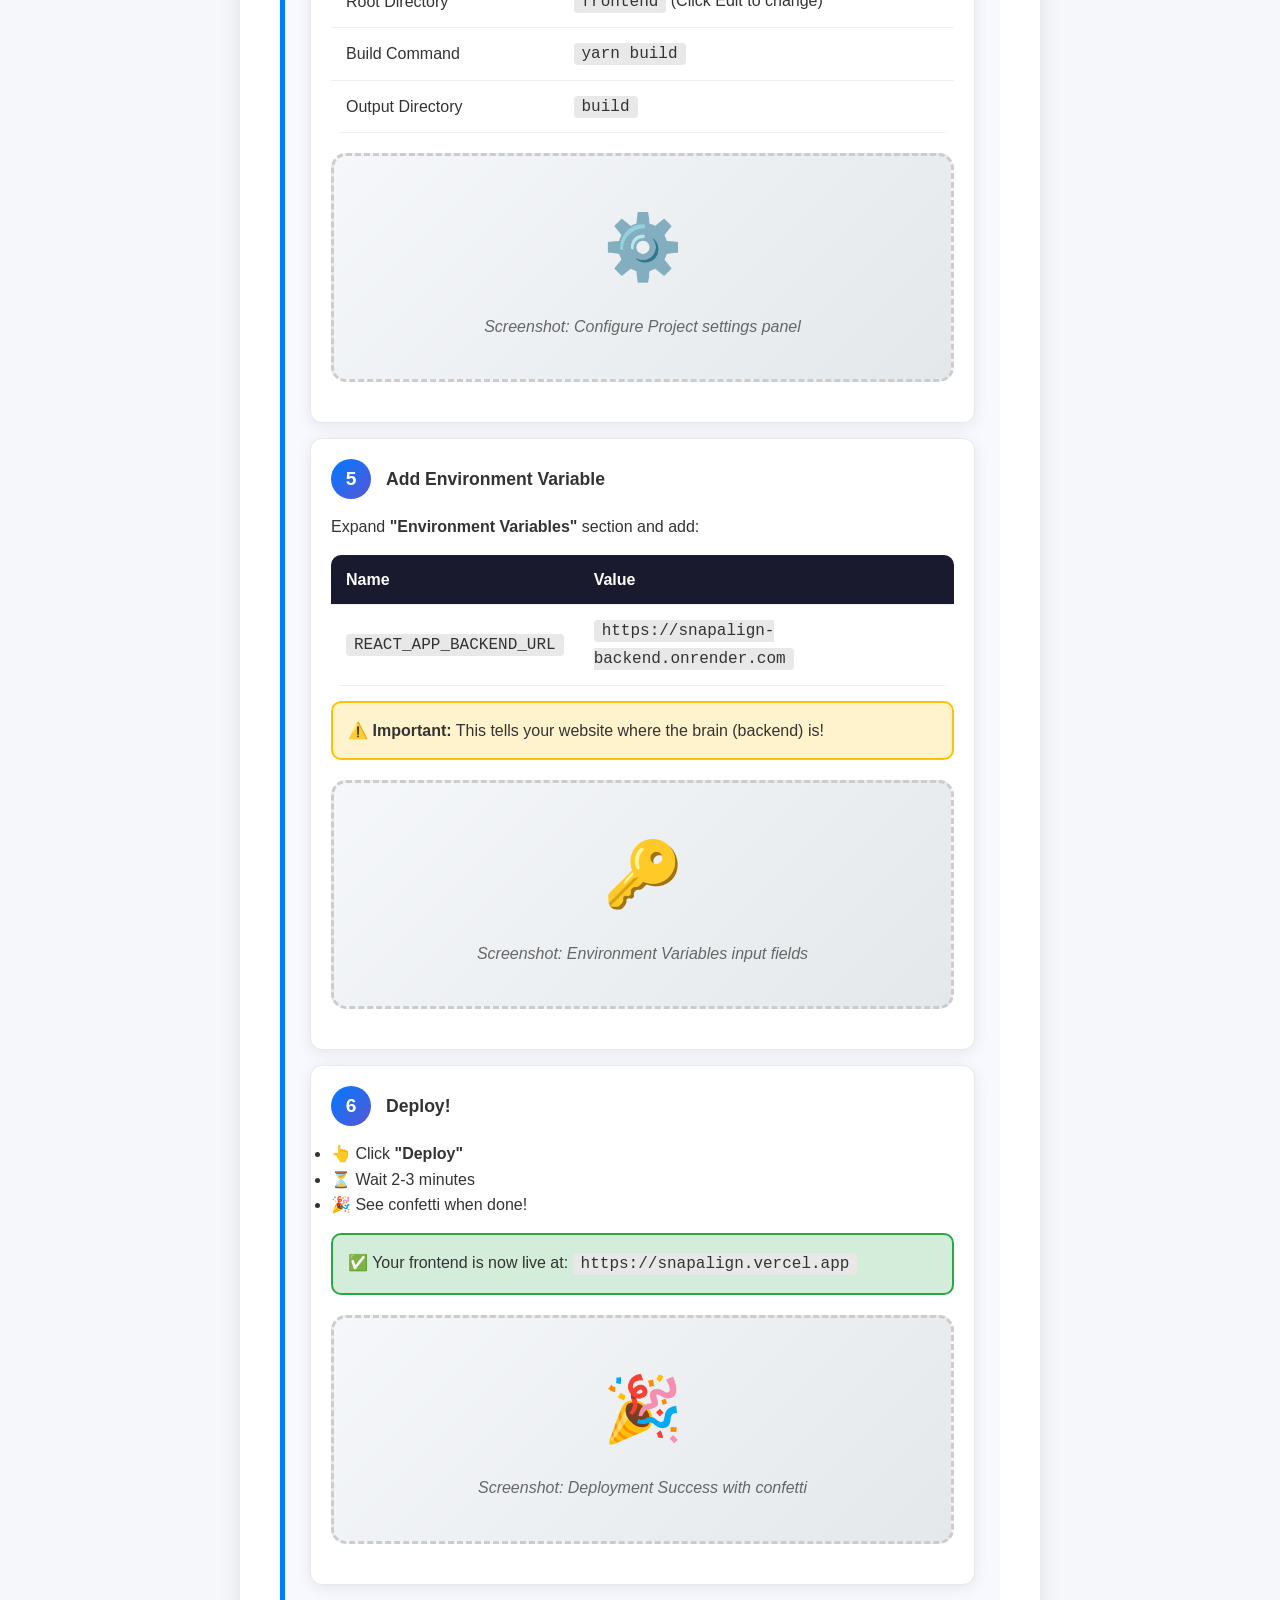
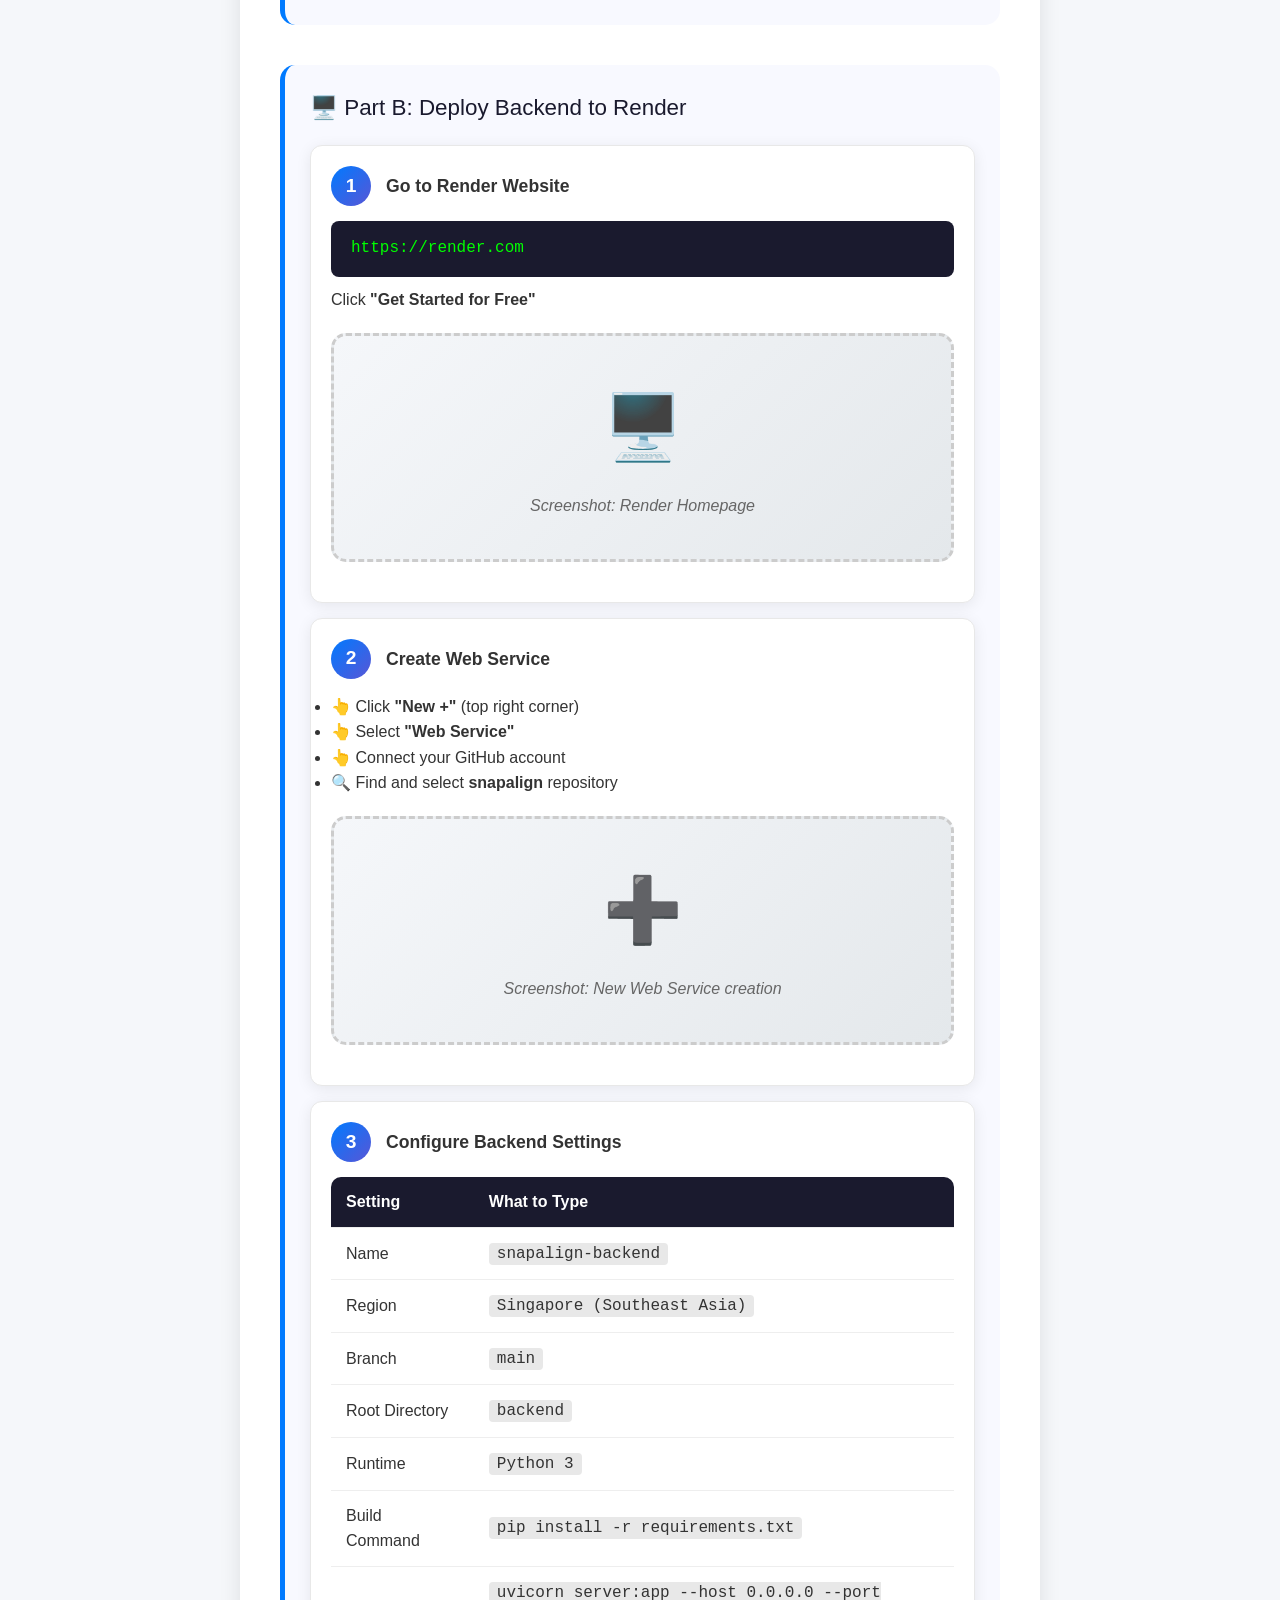
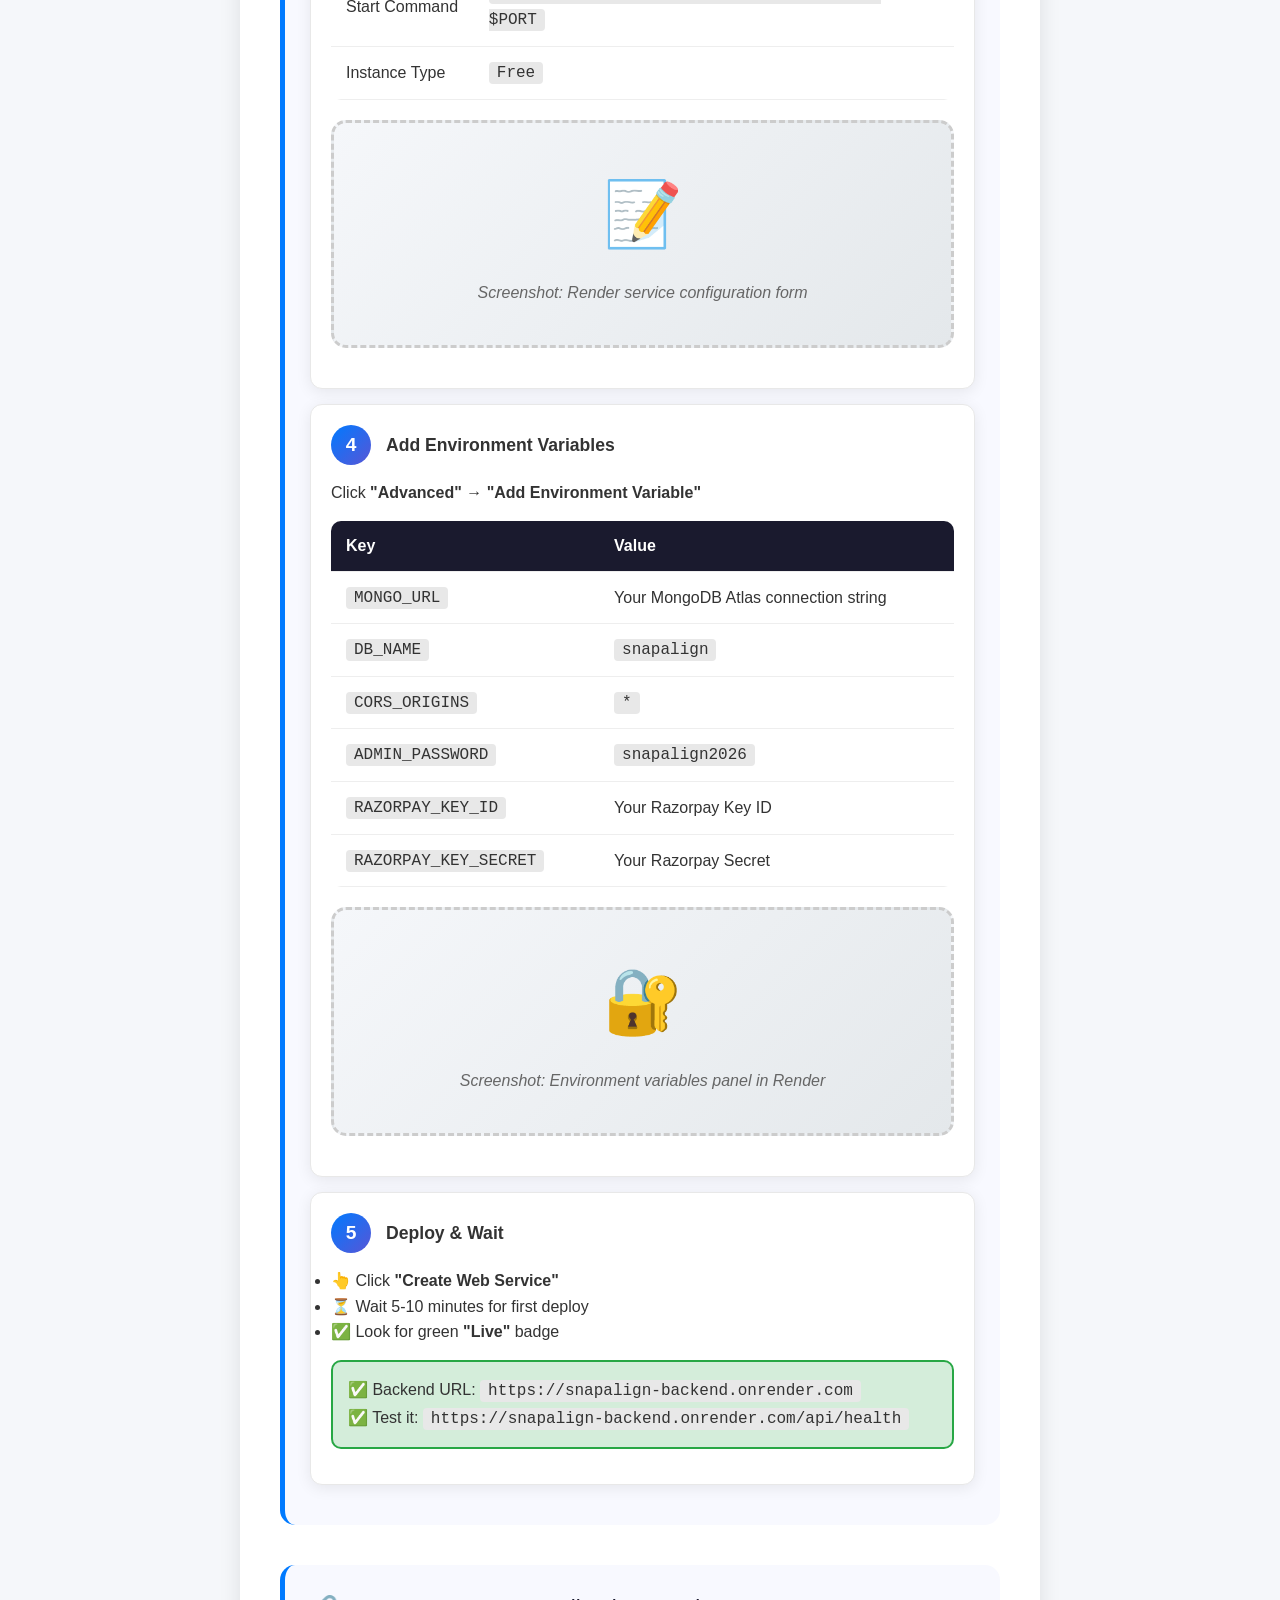
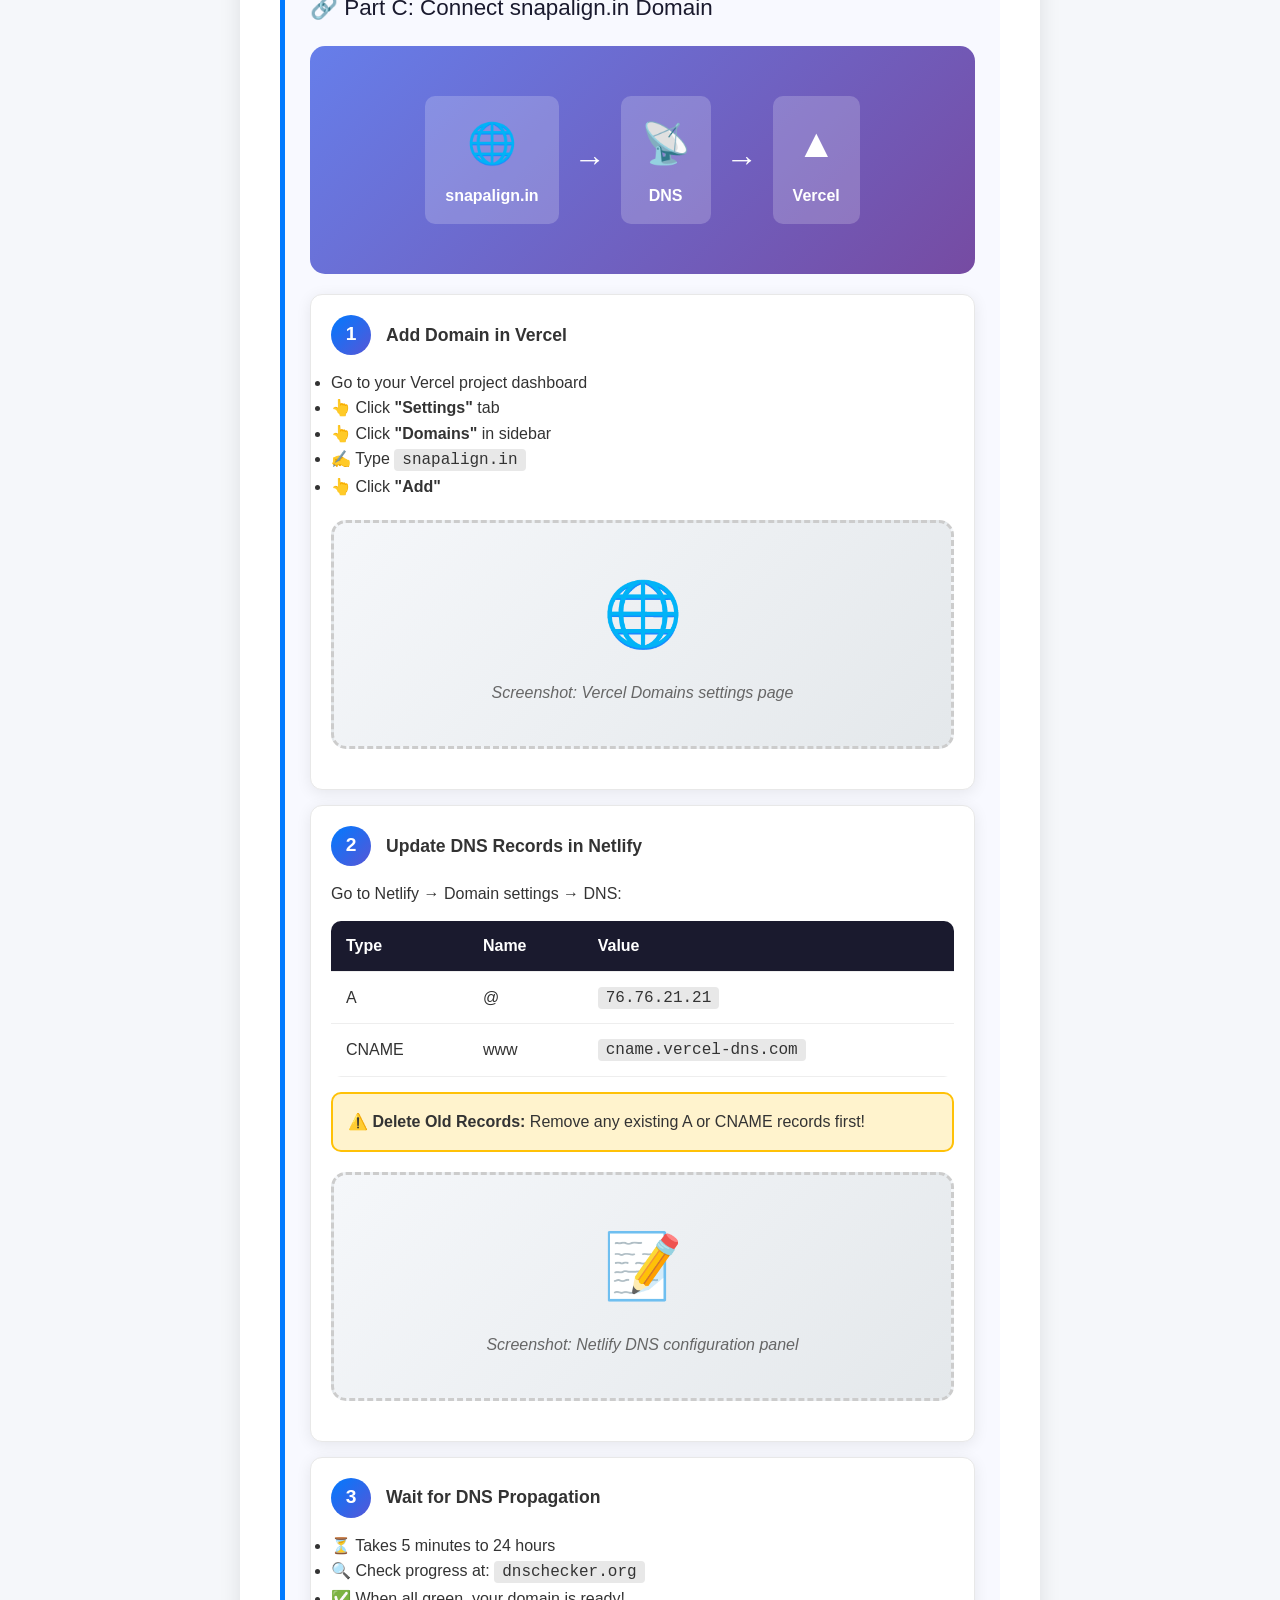
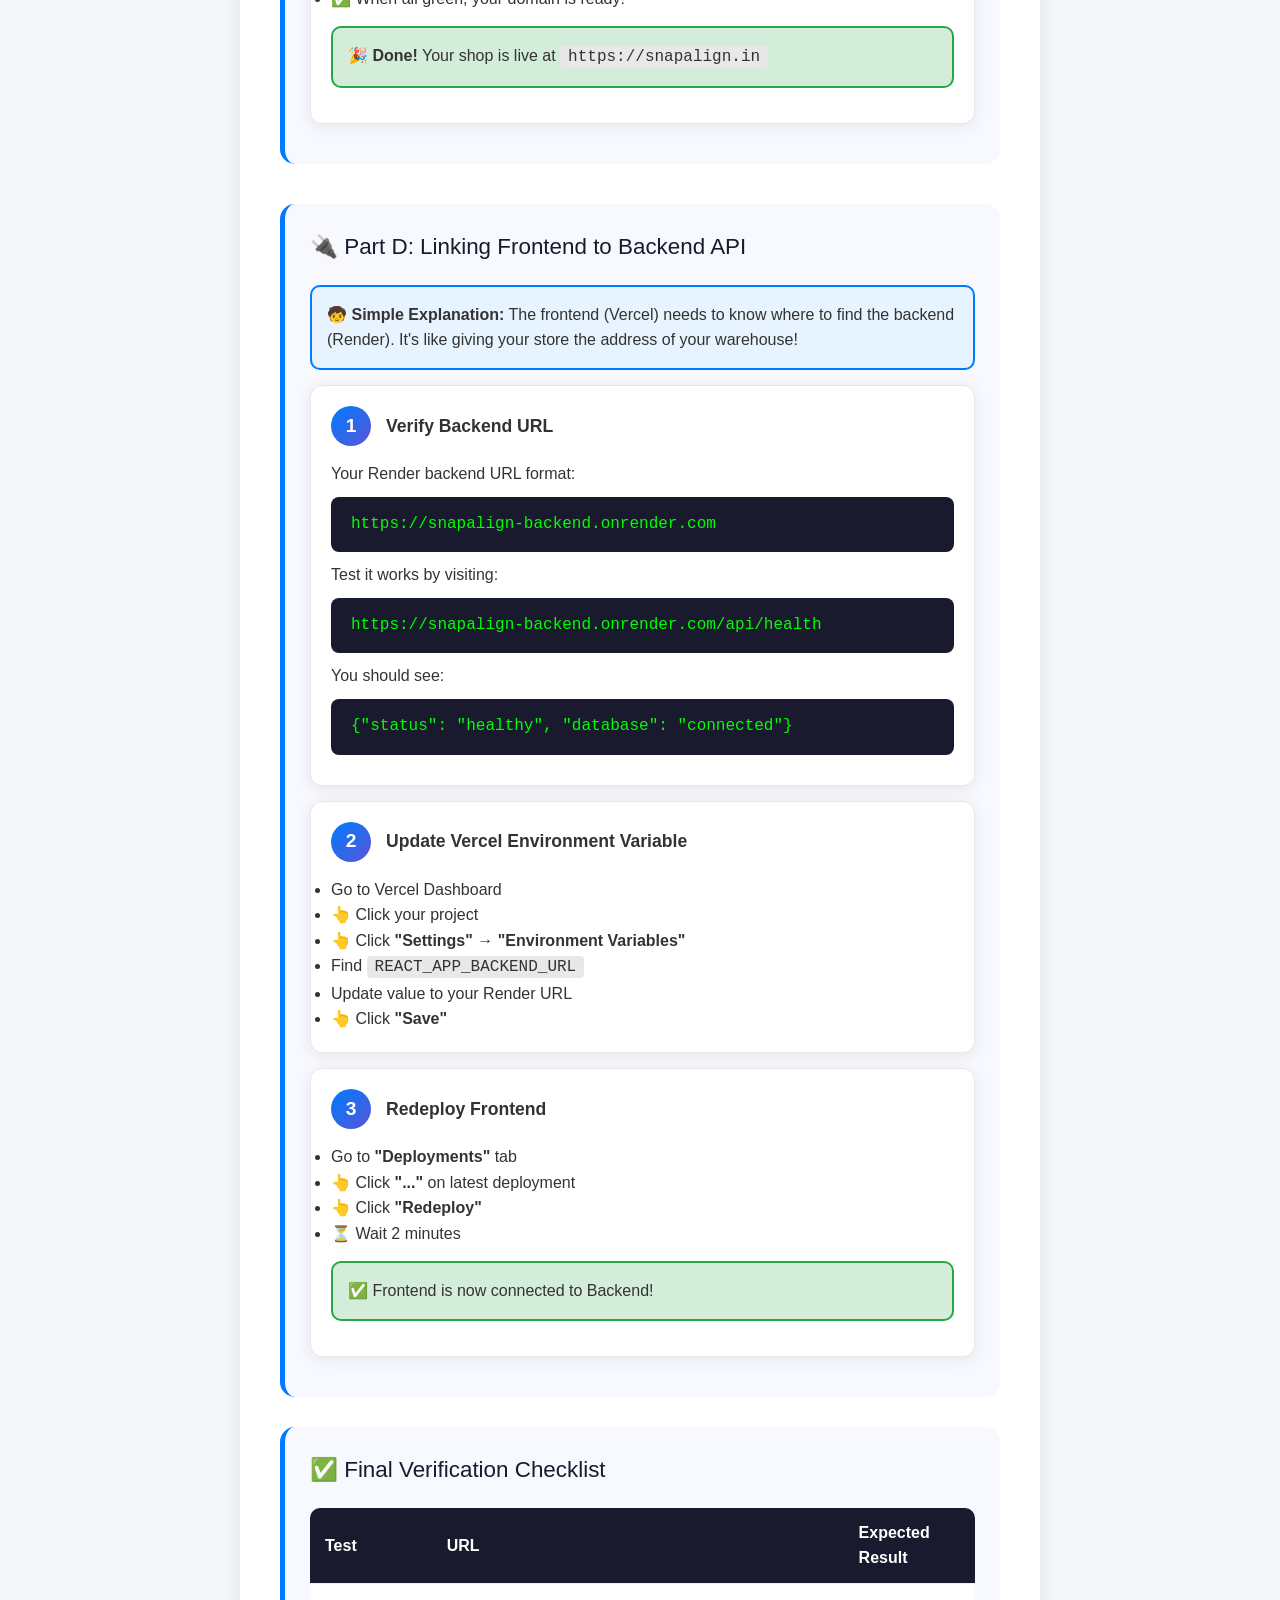
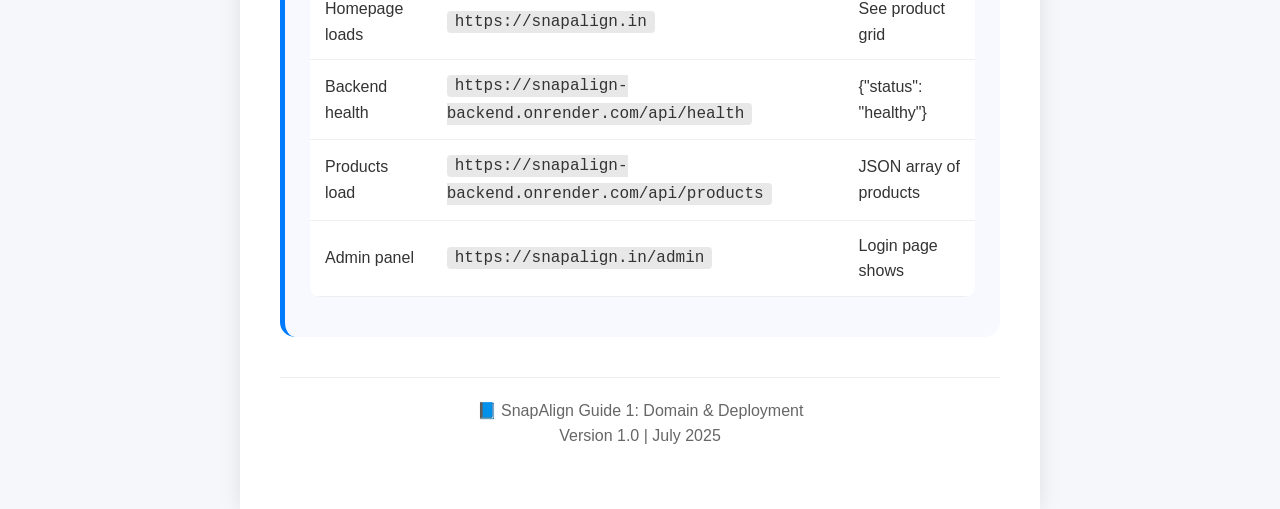
<file: docs/Guide_01_Domain_Deployment.html>
<!DOCTYPE html>
<html lang="en">
<head>
    <meta charset="UTF-8">
    <meta name="viewport" content="width=device-width, initial-scale=1.0">
    <title>Guide 1: Domain & Deployment - SnapAlign</title>
    <style>
        * { margin: 0; padding: 0; box-sizing: border-box; }
        body { 
            font-family: 'Segoe UI', Tahoma, Geneva, Verdana, sans-serif; 
            background: #f5f7fa;
            color: #333;
            line-height: 1.6;
        }
        .page {
            max-width: 800px;
            margin: 0 auto;
            background: white;
            min-height: 100vh;
            padding: 40px;
            box-shadow: 0 0 20px rgba(0,0,0,0.1);
        }
        .header {
            background: linear-gradient(135deg, #1a1a2e 0%, #16213e 100%);
            color: white;
            padding: 30px;
            border-radius: 15px;
            margin-bottom: 30px;
            text-align: center;
        }
        .header h1 { font-size: 2em; margin-bottom: 10px; }
        .header .subtitle { opacity: 0.9; font-size: 1.1em; }
        .header .badge {
            display: inline-block;
            background: #007AFF;
            padding: 5px 15px;
            border-radius: 20px;
            margin-top: 15px;
            font-size: 0.9em;
        }
        .section {
            margin: 30px 0;
            padding: 25px;
            background: #f8f9ff;
            border-radius: 15px;
            border-left: 5px solid #007AFF;
        }
        .section-title {
            font-size: 1.4em;
            color: #1a1a2e;
            margin-bottom: 20px;
            display: flex;
            align-items: center;
            gap: 10px;
        }
        .step-card {
            background: white;
            border-radius: 12px;
            padding: 20px;
            margin: 15px 0;
            box-shadow: 0 3px 15px rgba(0,0,0,0.08);
            border: 1px solid #e8e8e8;
        }
        .step-header {
            display: flex;
            align-items: center;
            gap: 15px;
            margin-bottom: 15px;
        }
        .step-number {
            width: 40px;
            height: 40px;
            background: linear-gradient(135deg, #007AFF, #5856D6);
            color: white;
            border-radius: 50%;
            display: flex;
            align-items: center;
            justify-content: center;
            font-weight: bold;
            font-size: 1.2em;
        }
        .step-title { font-weight: bold; font-size: 1.1em; }
        .visual-box {
            background: linear-gradient(135deg, #667eea 0%, #764ba2 100%);
            color: white;
            padding: 30px;
            border-radius: 15px;
            text-align: center;
            margin: 20px 0;
        }
        .visual-flow {
            display: flex;
            justify-content: center;
            align-items: center;
            gap: 15px;
            flex-wrap: wrap;
            margin: 20px 0;
        }
        .flow-item {
            background: rgba(255,255,255,0.2);
            padding: 15px 20px;
            border-radius: 10px;
            text-align: center;
        }
        .flow-item .icon { font-size: 2.5em; }
        .flow-item .label { margin-top: 8px; font-weight: bold; }
        .flow-arrow { font-size: 2em; }
        .url-box {
            background: #1a1a2e;
            color: #0f0;
            padding: 15px 20px;
            border-radius: 8px;
            font-family: 'Courier New', monospace;
            margin: 10px 0;
            word-break: break-all;
        }
        .warning-box {
            background: #fff3cd;
            border: 2px solid #ffc107;
            border-radius: 10px;
            padding: 15px;
            margin: 15px 0;
        }
        .success-box {
            background: #d4edda;
            border: 2px solid #28a745;
            border-radius: 10px;
            padding: 15px;
            margin: 15px 0;
        }
        .info-box {
            background: #e7f3ff;
            border: 2px solid #007AFF;
            border-radius: 10px;
            padding: 15px;
            margin: 15px 0;
        }
        table {
            width: 100%;
            border-collapse: collapse;
            margin: 15px 0;
            background: white;
            border-radius: 10px;
            overflow: hidden;
        }
        th, td {
            padding: 12px 15px;
            text-align: left;
            border-bottom: 1px solid #eee;
        }
        th {
            background: #1a1a2e;
            color: white;
        }
        tr:hover { background: #f8f9ff; }
        code {
            background: #e8e8e8;
            padding: 2px 8px;
            border-radius: 4px;
            font-family: 'Courier New', monospace;
        }
        .screenshot-placeholder {
            background: linear-gradient(135deg, #f5f7fa, #e4e8eb);
            border: 3px dashed #ccc;
            border-radius: 15px;
            padding: 40px;
            text-align: center;
            margin: 20px 0;
        }
        .screenshot-placeholder .icon { font-size: 4em; margin-bottom: 15px; }
        .screenshot-placeholder .text { color: #666; font-style: italic; }
        .page-break { page-break-before: always; margin-top: 40px; }
        .footer {
            text-align: center;
            padding: 20px;
            color: #666;
            border-top: 1px solid #eee;
            margin-top: 40px;
        }
        @media print {
            .page { box-shadow: none; }
            .page-break { page-break-before: always; }
        }
    </style>
</head>
<body>
    <div class="page">
        <!-- COVER -->
        <div class="header">
            <h1>📘 Guide 1: Domain & Deployment</h1>
            <p class="subtitle">Netlify to Vercel Migration for snapalign.in</p>
            <span class="badge">SnapAlign Technical Documentation</span>
        </div>

        <!-- OVERVIEW -->
        <div class="visual-box">
            <h2>🎯 What We're Doing</h2>
            <p style="margin: 15px 0;">Moving your website from Netlify to Vercel + Render</p>
            <div class="visual-flow">
                <div class="flow-item">
                    <div class="icon">🔴</div>
                    <div class="label">Netlify</div>
                    <div style="font-size: 0.8em; opacity: 0.8;">Current</div>
                </div>
                <div class="flow-arrow">→</div>
                <div class="flow-item">
                    <div class="icon">▲</div>
                    <div class="label">Vercel</div>
                    <div style="font-size: 0.8em; opacity: 0.8;">Frontend</div>
                </div>
                <div class="flow-arrow">+</div>
                <div class="flow-item">
                    <div class="icon">🟣</div>
                    <div class="label">Render</div>
                    <div style="font-size: 0.8em; opacity: 0.8;">Backend</div>
                </div>
            </div>
        </div>

        <div class="info-box">
            <strong>🧒 Simple Explanation:</strong> Think of it like moving your shop to a new building! 
            Netlify was the old building, now we're moving to two new buildings - 
            Vercel (the store front people see) and Render (the warehouse behind).
        </div>

        <!-- ARCHITECTURE -->
        <div class="section">
            <div class="section-title">🏗️ New Architecture</div>
            
            <table>
                <tr>
                    <th>Component</th>
                    <th>Platform</th>
                    <th>URL</th>
                </tr>
                <tr>
                    <td>🎨 Frontend (What users see)</td>
                    <td>Vercel</td>
                    <td><code>snapalign.in</code></td>
                </tr>
                <tr>
                    <td>⚙️ Backend API (Brain)</td>
                    <td>Render</td>
                    <td><code>snapalign-api.onrender.com</code></td>
                </tr>
                <tr>
                    <td>🗄️ Database (Memory)</td>
                    <td>MongoDB Atlas</td>
                    <td><code>cluster0.mongodb.net</code></td>
                </tr>
            </table>

            <div class="screenshot-placeholder">
                <div class="icon">🖼️</div>
                <div class="text">Architecture Diagram: User → Vercel → Render → MongoDB</div>
            </div>
        </div>

        <!-- STEP 1: VERCEL SETUP -->
        <div class="section page-break">
            <div class="section-title">📦 Part A: Deploy Frontend to Vercel</div>

            <div class="step-card">
                <div class="step-header">
                    <div class="step-number">1</div>
                    <div class="step-title">Go to Vercel Website</div>
                </div>
                <p>Open your browser and type:</p>
                <div class="url-box">https://vercel.com</div>
                
                <div class="screenshot-placeholder">
                    <div class="icon">🖥️</div>
                    <div class="text">Screenshot: Vercel Homepage with "Start Deploying" button</div>
                </div>
                
                <div class="info-box">
                    🧒 <strong>Like this:</strong> Open Google Chrome → Type vercel.com → Press Enter
                </div>
            </div>

            <div class="step-card">
                <div class="step-header">
                    <div class="step-number">2</div>
                    <div class="step-title">Sign Up with GitHub</div>
                </div>
                <ul>
                    <li>👆 Click the big button <strong>"Start Deploying"</strong></li>
                    <li>👆 Click <strong>"Continue with GitHub"</strong></li>
                    <li>✅ Allow Vercel to access your GitHub</li>
                </ul>
                
                <div class="screenshot-placeholder">
                    <div class="icon">🔐</div>
                    <div class="text">Screenshot: GitHub authorization popup</div>
                </div>
            </div>

            <div class="step-card">
                <div class="step-header">
                    <div class="step-number">3</div>
                    <div class="step-title">Import Your Project</div>
                </div>
                <ul>
                    <li>👆 Click <strong>"Add New..."</strong> → <strong>"Project"</strong></li>
                    <li>🔍 Find <strong>snapalign</strong> in the list</li>
                    <li>👆 Click <strong>"Import"</strong></li>
                </ul>
                
                <div class="screenshot-placeholder">
                    <div class="icon">📂</div>
                    <div class="text">Screenshot: Import Git Repository screen</div>
                </div>
            </div>

            <div class="step-card">
                <div class="step-header">
                    <div class="step-number">4</div>
                    <div class="step-title">Configure Build Settings</div>
                </div>
                
                <table>
                    <tr><th>Setting</th><th>Value</th></tr>
                    <tr><td>Framework Preset</td><td><code>Create React App</code></td></tr>
                    <tr><td>Root Directory</td><td><code>frontend</code> (Click Edit to change)</td></tr>
                    <tr><td>Build Command</td><td><code>yarn build</code></td></tr>
                    <tr><td>Output Directory</td><td><code>build</code></td></tr>
                </table>
                
                <div class="screenshot-placeholder">
                    <div class="icon">⚙️</div>
                    <div class="text">Screenshot: Configure Project settings panel</div>
                </div>
            </div>

            <div class="step-card">
                <div class="step-header">
                    <div class="step-number">5</div>
                    <div class="step-title">Add Environment Variable</div>
                </div>
                <p>Expand <strong>"Environment Variables"</strong> section and add:</p>
                
                <table>
                    <tr><th>Name</th><th>Value</th></tr>
                    <tr>
                        <td><code>REACT_APP_BACKEND_URL</code></td>
                        <td><code>https://snapalign-backend.onrender.com</code></td>
                    </tr>
                </table>
                
                <div class="warning-box">
                    ⚠️ <strong>Important:</strong> This tells your website where the brain (backend) is!
                </div>
                
                <div class="screenshot-placeholder">
                    <div class="icon">🔑</div>
                    <div class="text">Screenshot: Environment Variables input fields</div>
                </div>
            </div>

            <div class="step-card">
                <div class="step-header">
                    <div class="step-number">6</div>
                    <div class="step-title">Deploy!</div>
                </div>
                <ul>
                    <li>👆 Click <strong>"Deploy"</strong></li>
                    <li>⏳ Wait 2-3 minutes</li>
                    <li>🎉 See confetti when done!</li>
                </ul>
                
                <div class="success-box">
                    ✅ Your frontend is now live at: <code>https://snapalign.vercel.app</code>
                </div>
                
                <div class="screenshot-placeholder">
                    <div class="icon">🎉</div>
                    <div class="text">Screenshot: Deployment Success with confetti</div>
                </div>
            </div>
        </div>

        <!-- STEP 2: RENDER SETUP -->
        <div class="section page-break">
            <div class="section-title">🖥️ Part B: Deploy Backend to Render</div>

            <div class="step-card">
                <div class="step-header">
                    <div class="step-number">1</div>
                    <div class="step-title">Go to Render Website</div>
                </div>
                <div class="url-box">https://render.com</div>
                <p>Click <strong>"Get Started for Free"</strong></p>
                
                <div class="screenshot-placeholder">
                    <div class="icon">🖥️</div>
                    <div class="text">Screenshot: Render Homepage</div>
                </div>
            </div>

            <div class="step-card">
                <div class="step-header">
                    <div class="step-number">2</div>
                    <div class="step-title">Create Web Service</div>
                </div>
                <ul>
                    <li>👆 Click <strong>"New +"</strong> (top right corner)</li>
                    <li>👆 Select <strong>"Web Service"</strong></li>
                    <li>👆 Connect your GitHub account</li>
                    <li>🔍 Find and select <strong>snapalign</strong> repository</li>
                </ul>
                
                <div class="screenshot-placeholder">
                    <div class="icon">➕</div>
                    <div class="text">Screenshot: New Web Service creation</div>
                </div>
            </div>

            <div class="step-card">
                <div class="step-header">
                    <div class="step-number">3</div>
                    <div class="step-title">Configure Backend Settings</div>
                </div>
                
                <table>
                    <tr><th>Setting</th><th>What to Type</th></tr>
                    <tr><td>Name</td><td><code>snapalign-backend</code></td></tr>
                    <tr><td>Region</td><td><code>Singapore (Southeast Asia)</code></td></tr>
                    <tr><td>Branch</td><td><code>main</code></td></tr>
                    <tr><td>Root Directory</td><td><code>backend</code></td></tr>
                    <tr><td>Runtime</td><td><code>Python 3</code></td></tr>
                    <tr><td>Build Command</td><td><code>pip install -r requirements.txt</code></td></tr>
                    <tr><td>Start Command</td><td><code>uvicorn server:app --host 0.0.0.0 --port $PORT</code></td></tr>
                    <tr><td>Instance Type</td><td><code>Free</code></td></tr>
                </table>
                
                <div class="screenshot-placeholder">
                    <div class="icon">📝</div>
                    <div class="text">Screenshot: Render service configuration form</div>
                </div>
            </div>

            <div class="step-card">
                <div class="step-header">
                    <div class="step-number">4</div>
                    <div class="step-title">Add Environment Variables</div>
                </div>
                <p>Click <strong>"Advanced"</strong> → <strong>"Add Environment Variable"</strong></p>
                
                <table>
                    <tr><th>Key</th><th>Value</th></tr>
                    <tr><td><code>MONGO_URL</code></td><td>Your MongoDB Atlas connection string</td></tr>
                    <tr><td><code>DB_NAME</code></td><td><code>snapalign</code></td></tr>
                    <tr><td><code>CORS_ORIGINS</code></td><td><code>*</code></td></tr>
                    <tr><td><code>ADMIN_PASSWORD</code></td><td><code>snapalign2026</code></td></tr>
                    <tr><td><code>RAZORPAY_KEY_ID</code></td><td>Your Razorpay Key ID</td></tr>
                    <tr><td><code>RAZORPAY_KEY_SECRET</code></td><td>Your Razorpay Secret</td></tr>
                </table>
                
                <div class="screenshot-placeholder">
                    <div class="icon">🔐</div>
                    <div class="text">Screenshot: Environment variables panel in Render</div>
                </div>
            </div>

            <div class="step-card">
                <div class="step-header">
                    <div class="step-number">5</div>
                    <div class="step-title">Deploy & Wait</div>
                </div>
                <ul>
                    <li>👆 Click <strong>"Create Web Service"</strong></li>
                    <li>⏳ Wait 5-10 minutes for first deploy</li>
                    <li>✅ Look for green <strong>"Live"</strong> badge</li>
                </ul>
                
                <div class="success-box">
                    ✅ Backend URL: <code>https://snapalign-backend.onrender.com</code><br>
                    ✅ Test it: <code>https://snapalign-backend.onrender.com/api/health</code>
                </div>
            </div>
        </div>

        <!-- DOMAIN CONNECTION -->
        <div class="section page-break">
            <div class="section-title">🔗 Part C: Connect snapalign.in Domain</div>
            
            <div class="visual-box">
                <div class="visual-flow">
                    <div class="flow-item">
                        <div class="icon">🌐</div>
                        <div class="label">snapalign.in</div>
                    </div>
                    <div class="flow-arrow">→</div>
                    <div class="flow-item">
                        <div class="icon">📡</div>
                        <div class="label">DNS</div>
                    </div>
                    <div class="flow-arrow">→</div>
                    <div class="flow-item">
                        <div class="icon">▲</div>
                        <div class="label">Vercel</div>
                    </div>
                </div>
            </div>

            <div class="step-card">
                <div class="step-header">
                    <div class="step-number">1</div>
                    <div class="step-title">Add Domain in Vercel</div>
                </div>
                <ul>
                    <li>Go to your Vercel project dashboard</li>
                    <li>👆 Click <strong>"Settings"</strong> tab</li>
                    <li>👆 Click <strong>"Domains"</strong> in sidebar</li>
                    <li>✍️ Type <code>snapalign.in</code></li>
                    <li>👆 Click <strong>"Add"</strong></li>
                </ul>
                
                <div class="screenshot-placeholder">
                    <div class="icon">🌐</div>
                    <div class="text">Screenshot: Vercel Domains settings page</div>
                </div>
            </div>

            <div class="step-card">
                <div class="step-header">
                    <div class="step-number">2</div>
                    <div class="step-title">Update DNS Records in Netlify</div>
                </div>
                <p>Go to Netlify → Domain settings → DNS:</p>
                
                <table>
                    <tr><th>Type</th><th>Name</th><th>Value</th></tr>
                    <tr><td>A</td><td>@</td><td><code>76.76.21.21</code></td></tr>
                    <tr><td>CNAME</td><td>www</td><td><code>cname.vercel-dns.com</code></td></tr>
                </table>
                
                <div class="warning-box">
                    ⚠️ <strong>Delete Old Records:</strong> Remove any existing A or CNAME records first!
                </div>
                
                <div class="screenshot-placeholder">
                    <div class="icon">📝</div>
                    <div class="text">Screenshot: Netlify DNS configuration panel</div>
                </div>
            </div>

            <div class="step-card">
                <div class="step-header">
                    <div class="step-number">3</div>
                    <div class="step-title">Wait for DNS Propagation</div>
                </div>
                <ul>
                    <li>⏳ Takes 5 minutes to 24 hours</li>
                    <li>🔍 Check progress at: <code>dnschecker.org</code></li>
                    <li>✅ When all green, your domain is ready!</li>
                </ul>
                
                <div class="success-box">
                    🎉 <strong>Done!</strong> Your shop is live at <code>https://snapalign.in</code>
                </div>
            </div>
        </div>

        <!-- API LINKING -->
        <div class="section page-break">
            <div class="section-title">🔌 Part D: Linking Frontend to Backend API</div>
            
            <div class="info-box">
                🧒 <strong>Simple Explanation:</strong> The frontend (Vercel) needs to know where to find the backend (Render). 
                It's like giving your store the address of your warehouse!
            </div>

            <div class="step-card">
                <div class="step-header">
                    <div class="step-number">1</div>
                    <div class="step-title">Verify Backend URL</div>
                </div>
                <p>Your Render backend URL format:</p>
                <div class="url-box">https://snapalign-backend.onrender.com</div>
                
                <p>Test it works by visiting:</p>
                <div class="url-box">https://snapalign-backend.onrender.com/api/health</div>
                
                <p>You should see:</p>
                <div class="url-box">{"status": "healthy", "database": "connected"}</div>
            </div>

            <div class="step-card">
                <div class="step-header">
                    <div class="step-number">2</div>
                    <div class="step-title">Update Vercel Environment Variable</div>
                </div>
                <ul>
                    <li>Go to Vercel Dashboard</li>
                    <li>👆 Click your project</li>
                    <li>👆 Click <strong>"Settings"</strong> → <strong>"Environment Variables"</strong></li>
                    <li>Find <code>REACT_APP_BACKEND_URL</code></li>
                    <li>Update value to your Render URL</li>
                    <li>👆 Click <strong>"Save"</strong></li>
                </ul>
            </div>

            <div class="step-card">
                <div class="step-header">
                    <div class="step-number">3</div>
                    <div class="step-title">Redeploy Frontend</div>
                </div>
                <ul>
                    <li>Go to <strong>"Deployments"</strong> tab</li>
                    <li>👆 Click <strong>"..."</strong> on latest deployment</li>
                    <li>👆 Click <strong>"Redeploy"</strong></li>
                    <li>⏳ Wait 2 minutes</li>
                </ul>
                
                <div class="success-box">
                    ✅ Frontend is now connected to Backend!
                </div>
            </div>
        </div>

        <!-- VERIFICATION -->
        <div class="section">
            <div class="section-title">✅ Final Verification Checklist</div>
            
            <table>
                <tr><th>Test</th><th>URL</th><th>Expected Result</th></tr>
                <tr>
                    <td>Homepage loads</td>
                    <td><code>https://snapalign.in</code></td>
                    <td>See product grid</td>
                </tr>
                <tr>
                    <td>Backend health</td>
                    <td><code>https://snapalign-backend.onrender.com/api/health</code></td>
                    <td>{"status": "healthy"}</td>
                </tr>
                <tr>
                    <td>Products load</td>
                    <td><code>https://snapalign-backend.onrender.com/api/products</code></td>
                    <td>JSON array of products</td>
                </tr>
                <tr>
                    <td>Admin panel</td>
                    <td><code>https://snapalign.in/admin</code></td>
                    <td>Login page shows</td>
                </tr>
            </table>
        </div>

        <div class="footer">
            <p>📘 SnapAlign Guide 1: Domain & Deployment</p>
            <p>Version 1.0 | July 2025</p>
        </div>
    </div>
</body>
</html>
</file>
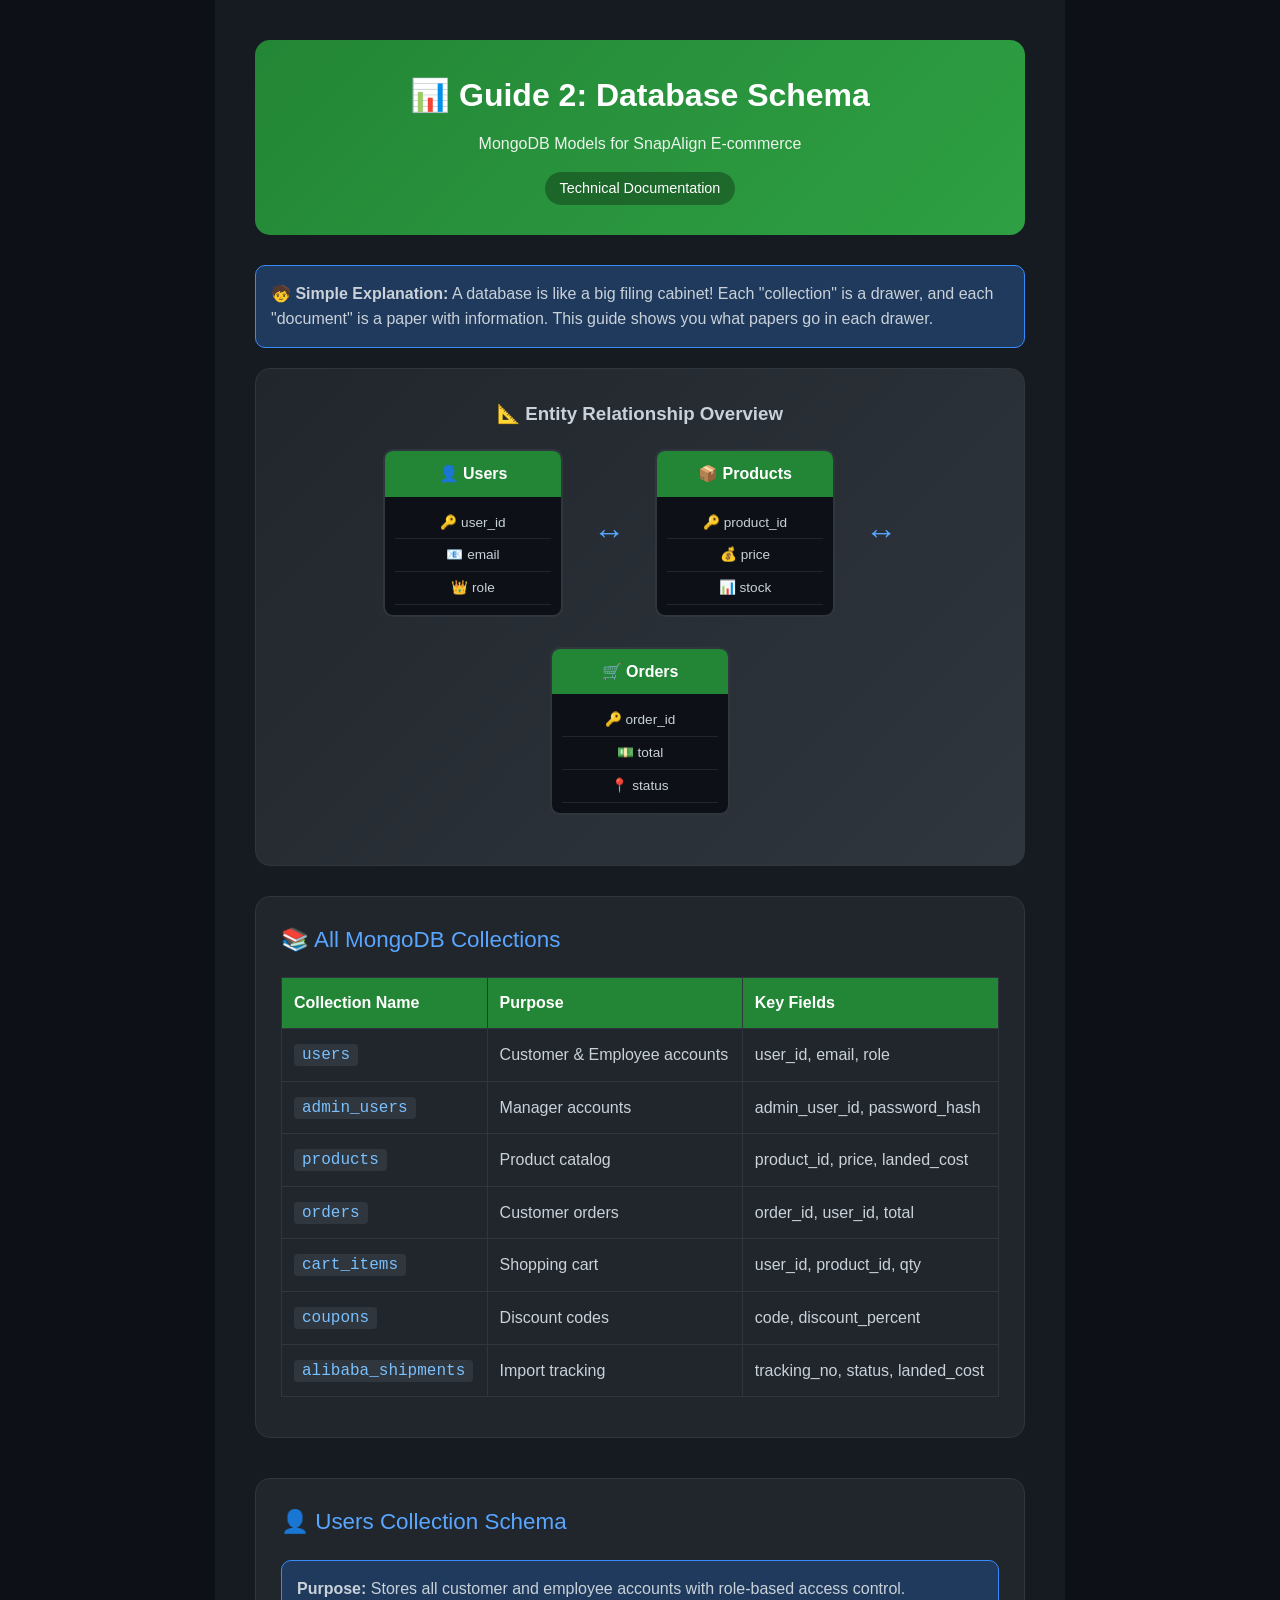
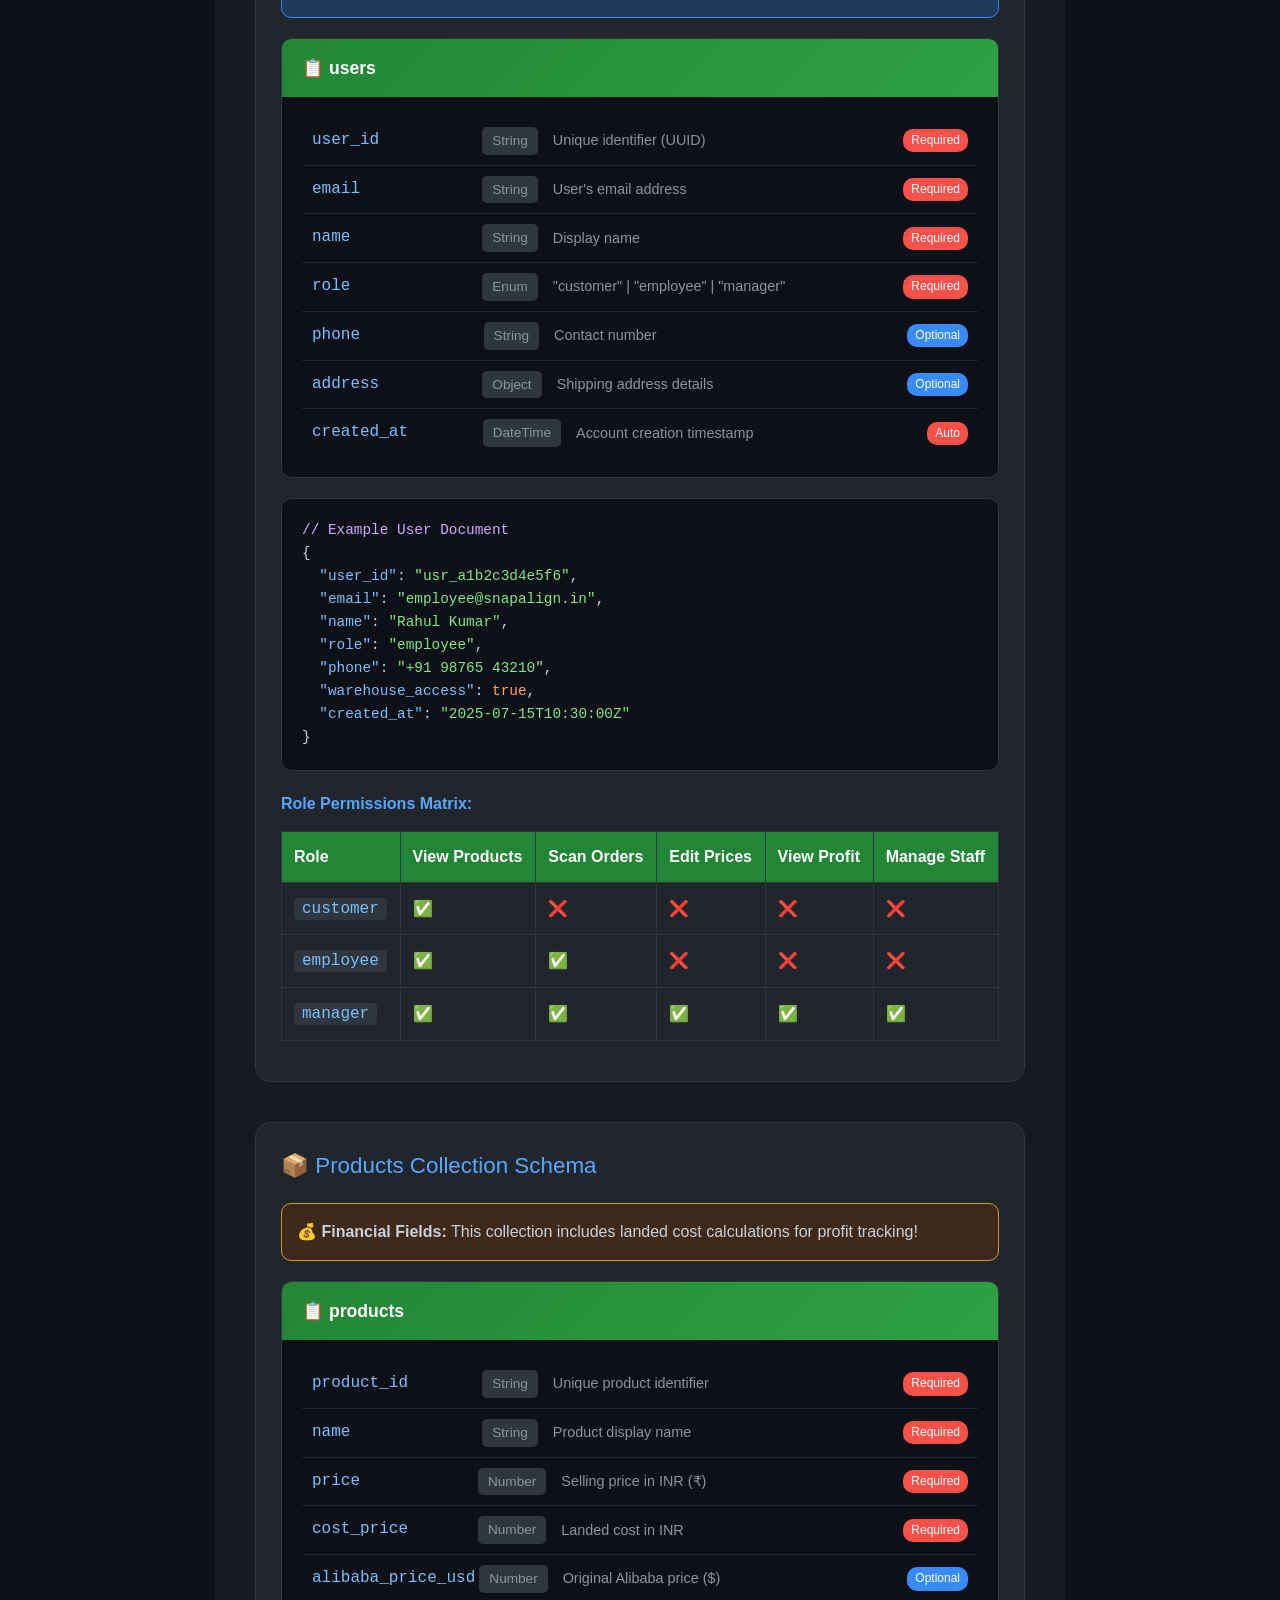
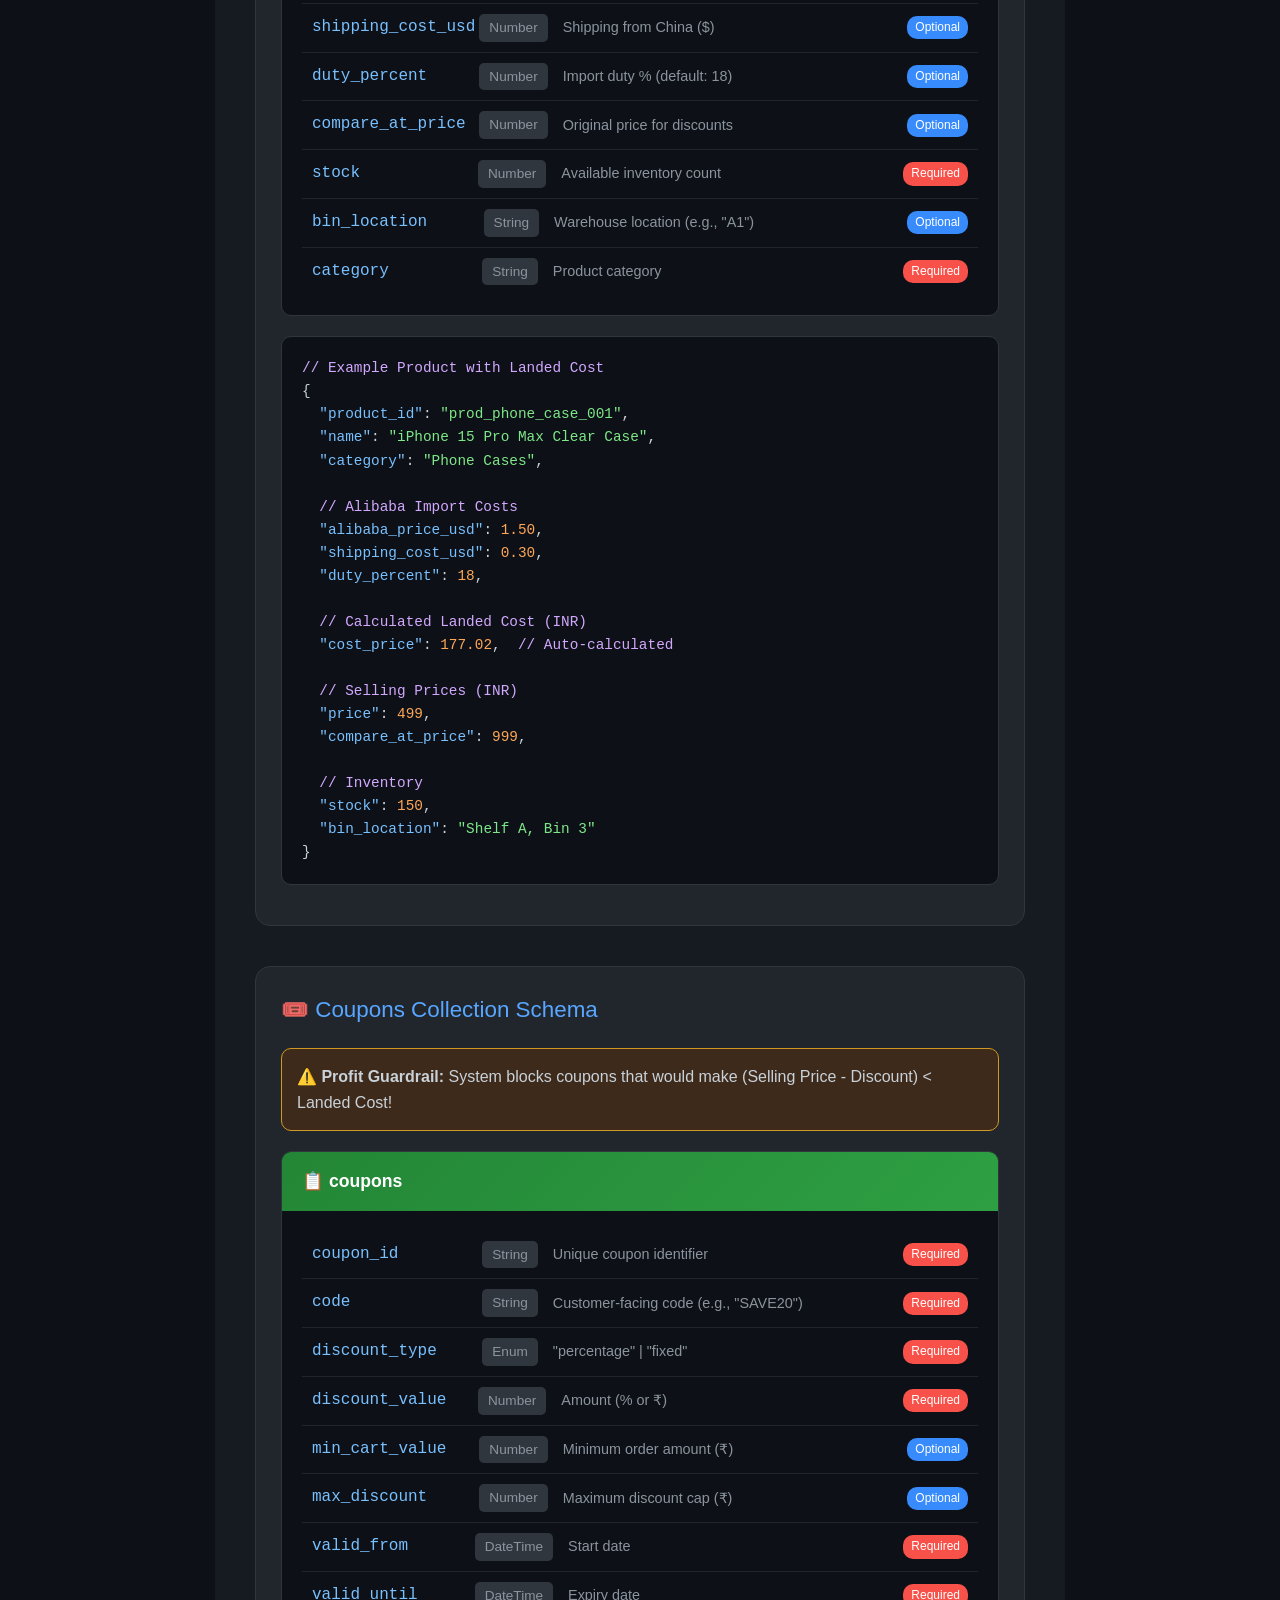
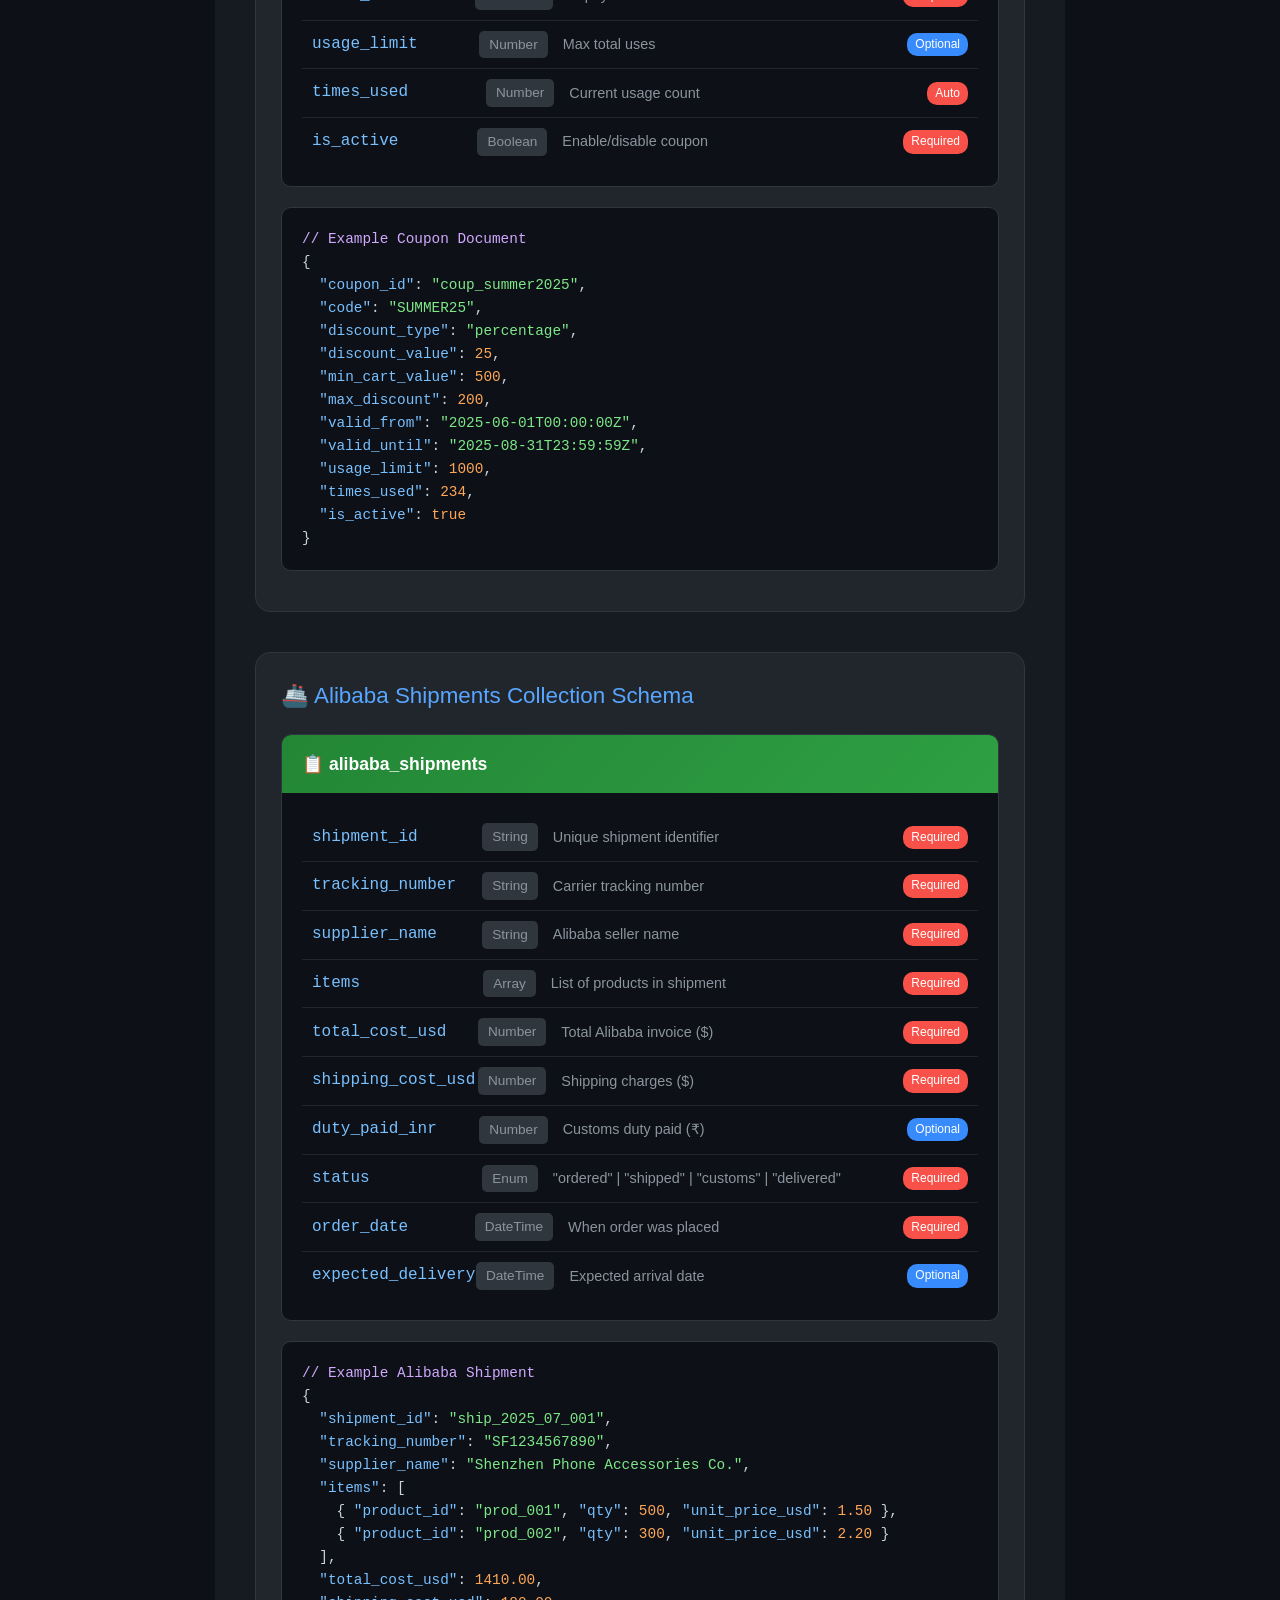
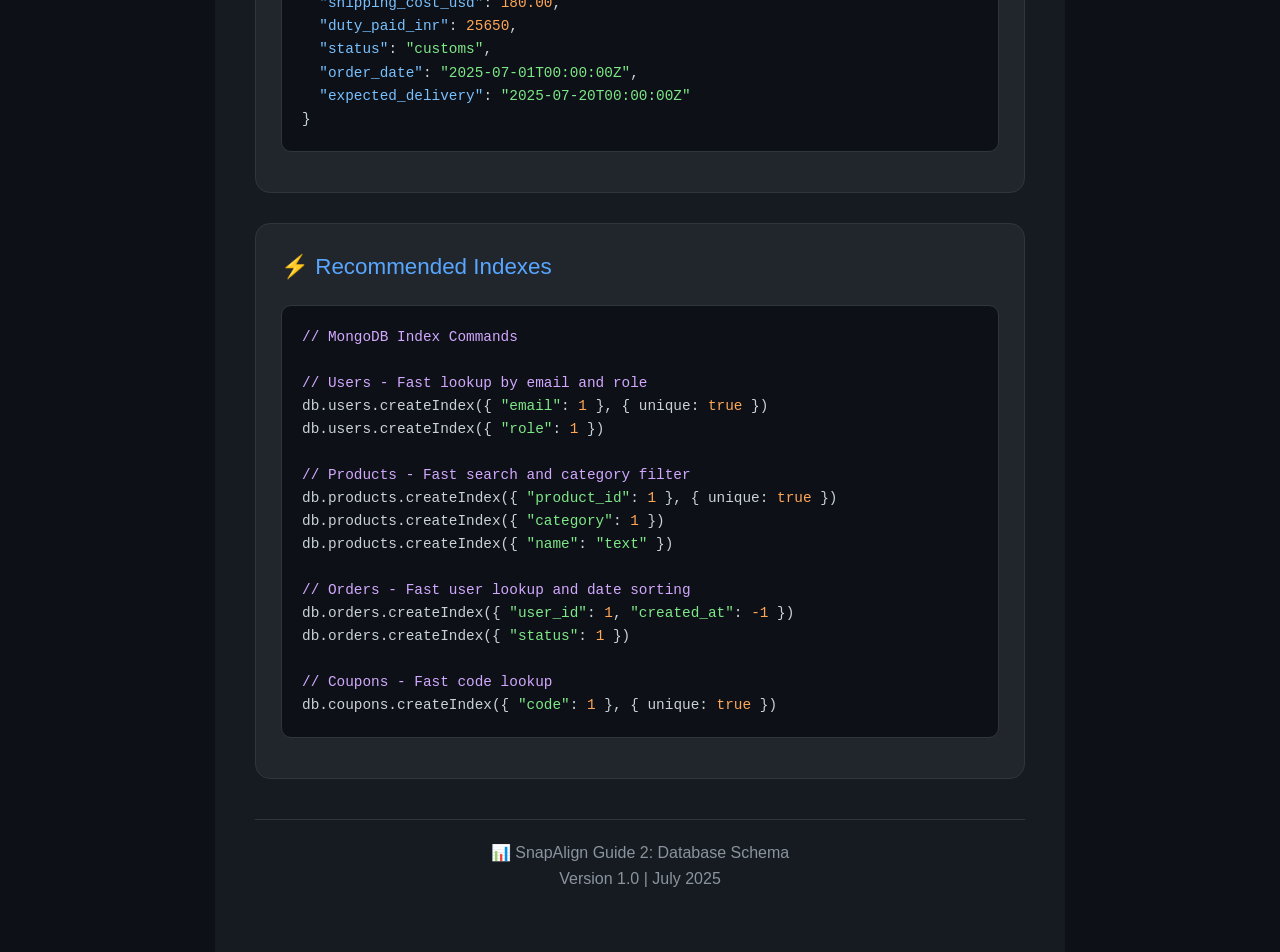
<file: docs/Guide_02_Database_Schema.html>
<!DOCTYPE html>
<html lang="en">
<head>
    <meta charset="UTF-8">
    <meta name="viewport" content="width=device-width, initial-scale=1.0">
    <title>Guide 2: Database Schema - SnapAlign</title>
    <style>
        * { margin: 0; padding: 0; box-sizing: border-box; }
        body { 
            font-family: 'Segoe UI', Tahoma, Geneva, Verdana, sans-serif; 
            background: #0d1117;
            color: #c9d1d9;
            line-height: 1.6;
        }
        .page {
            max-width: 850px;
            margin: 0 auto;
            background: #161b22;
            min-height: 100vh;
            padding: 40px;
        }
        .header {
            background: linear-gradient(135deg, #238636 0%, #2ea043 100%);
            color: white;
            padding: 30px;
            border-radius: 15px;
            margin-bottom: 30px;
            text-align: center;
        }
        .header h1 { font-size: 2em; margin-bottom: 10px; }
        .header .subtitle { opacity: 0.9; }
        .header .badge {
            display: inline-block;
            background: rgba(0,0,0,0.3);
            padding: 5px 15px;
            border-radius: 20px;
            margin-top: 15px;
            font-size: 0.9em;
        }
        .section {
            margin: 30px 0;
            padding: 25px;
            background: #21262d;
            border-radius: 15px;
            border: 1px solid #30363d;
        }
        .section-title {
            font-size: 1.4em;
            color: #58a6ff;
            margin-bottom: 20px;
            display: flex;
            align-items: center;
            gap: 10px;
        }
        .schema-card {
            background: #0d1117;
            border: 1px solid #30363d;
            border-radius: 10px;
            margin: 20px 0;
            overflow: hidden;
        }
        .schema-header {
            background: linear-gradient(135deg, #238636, #2ea043);
            color: white;
            padding: 15px 20px;
            font-weight: bold;
            font-size: 1.1em;
        }
        .schema-body {
            padding: 20px;
        }
        .field-row {
            display: flex;
            align-items: center;
            padding: 10px;
            border-bottom: 1px solid #21262d;
        }
        .field-row:last-child { border-bottom: none; }
        .field-name {
            flex: 1;
            font-family: 'Courier New', monospace;
            color: #79c0ff;
        }
        .field-type {
            background: #30363d;
            padding: 3px 10px;
            border-radius: 5px;
            font-size: 0.85em;
            color: #8b949e;
            margin-right: 15px;
        }
        .field-desc {
            flex: 2;
            color: #8b949e;
            font-size: 0.9em;
        }
        .required-badge {
            background: #f85149;
            color: white;
            padding: 2px 8px;
            border-radius: 10px;
            font-size: 0.75em;
            margin-left: 10px;
        }
        .optional-badge {
            background: #388bfd;
            color: white;
            padding: 2px 8px;
            border-radius: 10px;
            font-size: 0.75em;
            margin-left: 10px;
        }
        code {
            background: #30363d;
            padding: 2px 8px;
            border-radius: 4px;
            font-family: 'Courier New', monospace;
            color: #79c0ff;
        }
        .code-block {
            background: #0d1117;
            border: 1px solid #30363d;
            border-radius: 10px;
            padding: 20px;
            margin: 15px 0;
            font-family: 'Courier New', monospace;
            font-size: 0.9em;
            overflow-x: auto;
            white-space: pre;
            color: #c9d1d9;
        }
        .highlight-green { color: #7ee787; }
        .highlight-blue { color: #79c0ff; }
        .highlight-orange { color: #ffa657; }
        .highlight-purple { color: #d2a8ff; }
        .info-box {
            background: #1f3a5c;
            border: 1px solid #388bfd;
            border-radius: 10px;
            padding: 15px;
            margin: 15px 0;
        }
        .warning-box {
            background: #3d2a1a;
            border: 1px solid #d29922;
            border-radius: 10px;
            padding: 15px;
            margin: 15px 0;
        }
        .visual-box {
            background: linear-gradient(135deg, #21262d, #30363d);
            padding: 30px;
            border-radius: 15px;
            text-align: center;
            margin: 20px 0;
            border: 1px solid #30363d;
        }
        .er-diagram {
            display: flex;
            justify-content: center;
            align-items: flex-start;
            gap: 30px;
            flex-wrap: wrap;
            margin: 20px 0;
        }
        .er-entity {
            background: #0d1117;
            border: 2px solid #30363d;
            border-radius: 10px;
            min-width: 180px;
            overflow: hidden;
        }
        .er-entity-name {
            background: #238636;
            color: white;
            padding: 10px;
            text-align: center;
            font-weight: bold;
        }
        .er-entity-fields {
            padding: 10px;
            font-size: 0.85em;
        }
        .er-entity-fields div {
            padding: 5px 0;
            border-bottom: 1px solid #21262d;
        }
        .er-relation {
            color: #58a6ff;
            font-size: 2em;
            align-self: center;
        }
        table {
            width: 100%;
            border-collapse: collapse;
            margin: 15px 0;
        }
        th, td {
            padding: 12px;
            text-align: left;
            border: 1px solid #30363d;
        }
        th { background: #238636; color: white; }
        tr:nth-child(even) { background: #21262d; }
        .page-break { page-break-before: always; margin-top: 40px; }
        .footer {
            text-align: center;
            padding: 20px;
            color: #8b949e;
            border-top: 1px solid #30363d;
            margin-top: 40px;
        }
        @media print {
            body { background: white; color: #333; }
            .page { background: white; }
            .section { background: #f5f5f5; border-color: #ddd; }
            th { background: #238636; }
        }
    </style>
</head>
<body>
    <div class="page">
        <!-- HEADER -->
        <div class="header">
            <h1>📊 Guide 2: Database Schema</h1>
            <p class="subtitle">MongoDB Models for SnapAlign E-commerce</p>
            <span class="badge">Technical Documentation</span>
        </div>

        <!-- OVERVIEW -->
        <div class="info-box">
            <strong>🧒 Simple Explanation:</strong> A database is like a big filing cabinet! 
            Each "collection" is a drawer, and each "document" is a paper with information. 
            This guide shows you what papers go in each drawer.
        </div>

        <!-- ER DIAGRAM -->
        <div class="visual-box">
            <h3 style="margin-bottom: 20px;">📐 Entity Relationship Overview</h3>
            <div class="er-diagram">
                <div class="er-entity">
                    <div class="er-entity-name">👤 Users</div>
                    <div class="er-entity-fields">
                        <div>🔑 user_id</div>
                        <div>📧 email</div>
                        <div>👑 role</div>
                    </div>
                </div>
                <div class="er-relation">↔</div>
                <div class="er-entity">
                    <div class="er-entity-name">📦 Products</div>
                    <div class="er-entity-fields">
                        <div>🔑 product_id</div>
                        <div>💰 price</div>
                        <div>📊 stock</div>
                    </div>
                </div>
                <div class="er-relation">↔</div>
                <div class="er-entity">
                    <div class="er-entity-name">🛒 Orders</div>
                    <div class="er-entity-fields">
                        <div>🔑 order_id</div>
                        <div>💵 total</div>
                        <div>📍 status</div>
                    </div>
                </div>
            </div>
        </div>

        <!-- COLLECTIONS LIST -->
        <div class="section">
            <div class="section-title">📚 All MongoDB Collections</div>
            <table>
                <tr>
                    <th>Collection Name</th>
                    <th>Purpose</th>
                    <th>Key Fields</th>
                </tr>
                <tr>
                    <td><code>users</code></td>
                    <td>Customer & Employee accounts</td>
                    <td>user_id, email, role</td>
                </tr>
                <tr>
                    <td><code>admin_users</code></td>
                    <td>Manager accounts</td>
                    <td>admin_user_id, password_hash</td>
                </tr>
                <tr>
                    <td><code>products</code></td>
                    <td>Product catalog</td>
                    <td>product_id, price, landed_cost</td>
                </tr>
                <tr>
                    <td><code>orders</code></td>
                    <td>Customer orders</td>
                    <td>order_id, user_id, total</td>
                </tr>
                <tr>
                    <td><code>cart_items</code></td>
                    <td>Shopping cart</td>
                    <td>user_id, product_id, qty</td>
                </tr>
                <tr>
                    <td><code>coupons</code></td>
                    <td>Discount codes</td>
                    <td>code, discount_percent</td>
                </tr>
                <tr>
                    <td><code>alibaba_shipments</code></td>
                    <td>Import tracking</td>
                    <td>tracking_no, status, landed_cost</td>
                </tr>
            </table>
        </div>

        <!-- USER SCHEMA -->
        <div class="section page-break">
            <div class="section-title">👤 Users Collection Schema</div>
            
            <div class="info-box">
                <strong>Purpose:</strong> Stores all customer and employee accounts with role-based access control.
            </div>

            <div class="schema-card">
                <div class="schema-header">📋 users</div>
                <div class="schema-body">
                    <div class="field-row">
                        <span class="field-name">user_id</span>
                        <span class="field-type">String</span>
                        <span class="field-desc">Unique identifier (UUID)</span>
                        <span class="required-badge">Required</span>
                    </div>
                    <div class="field-row">
                        <span class="field-name">email</span>
                        <span class="field-type">String</span>
                        <span class="field-desc">User's email address</span>
                        <span class="required-badge">Required</span>
                    </div>
                    <div class="field-row">
                        <span class="field-name">name</span>
                        <span class="field-type">String</span>
                        <span class="field-desc">Display name</span>
                        <span class="required-badge">Required</span>
                    </div>
                    <div class="field-row">
                        <span class="field-name">role</span>
                        <span class="field-type">Enum</span>
                        <span class="field-desc">"customer" | "employee" | "manager"</span>
                        <span class="required-badge">Required</span>
                    </div>
                    <div class="field-row">
                        <span class="field-name">phone</span>
                        <span class="field-type">String</span>
                        <span class="field-desc">Contact number</span>
                        <span class="optional-badge">Optional</span>
                    </div>
                    <div class="field-row">
                        <span class="field-name">address</span>
                        <span class="field-type">Object</span>
                        <span class="field-desc">Shipping address details</span>
                        <span class="optional-badge">Optional</span>
                    </div>
                    <div class="field-row">
                        <span class="field-name">created_at</span>
                        <span class="field-type">DateTime</span>
                        <span class="field-desc">Account creation timestamp</span>
                        <span class="required-badge">Auto</span>
                    </div>
                </div>
            </div>

            <div class="code-block"><span class="highlight-purple">// Example User Document</span>
{
  <span class="highlight-blue">"user_id"</span>: <span class="highlight-green">"usr_a1b2c3d4e5f6"</span>,
  <span class="highlight-blue">"email"</span>: <span class="highlight-green">"employee@snapalign.in"</span>,
  <span class="highlight-blue">"name"</span>: <span class="highlight-green">"Rahul Kumar"</span>,
  <span class="highlight-blue">"role"</span>: <span class="highlight-green">"employee"</span>,
  <span class="highlight-blue">"phone"</span>: <span class="highlight-green">"+91 98765 43210"</span>,
  <span class="highlight-blue">"warehouse_access"</span>: <span class="highlight-orange">true</span>,
  <span class="highlight-blue">"created_at"</span>: <span class="highlight-green">"2025-07-15T10:30:00Z"</span>
}</div>

            <h4 style="margin-top: 20px; color: #58a6ff;">Role Permissions Matrix:</h4>
            <table>
                <tr>
                    <th>Role</th>
                    <th>View Products</th>
                    <th>Scan Orders</th>
                    <th>Edit Prices</th>
                    <th>View Profit</th>
                    <th>Manage Staff</th>
                </tr>
                <tr>
                    <td><code>customer</code></td>
                    <td>✅</td>
                    <td>❌</td>
                    <td>❌</td>
                    <td>❌</td>
                    <td>❌</td>
                </tr>
                <tr>
                    <td><code>employee</code></td>
                    <td>✅</td>
                    <td>✅</td>
                    <td>❌</td>
                    <td>❌</td>
                    <td>❌</td>
                </tr>
                <tr>
                    <td><code>manager</code></td>
                    <td>✅</td>
                    <td>✅</td>
                    <td>✅</td>
                    <td>✅</td>
                    <td>✅</td>
                </tr>
            </table>
        </div>

        <!-- PRODUCT SCHEMA -->
        <div class="section page-break">
            <div class="section-title">📦 Products Collection Schema</div>
            
            <div class="warning-box">
                <strong>💰 Financial Fields:</strong> This collection includes landed cost calculations for profit tracking!
            </div>

            <div class="schema-card">
                <div class="schema-header">📋 products</div>
                <div class="schema-body">
                    <div class="field-row">
                        <span class="field-name">product_id</span>
                        <span class="field-type">String</span>
                        <span class="field-desc">Unique product identifier</span>
                        <span class="required-badge">Required</span>
                    </div>
                    <div class="field-row">
                        <span class="field-name">name</span>
                        <span class="field-type">String</span>
                        <span class="field-desc">Product display name</span>
                        <span class="required-badge">Required</span>
                    </div>
                    <div class="field-row">
                        <span class="field-name">price</span>
                        <span class="field-type">Number</span>
                        <span class="field-desc">Selling price in INR (₹)</span>
                        <span class="required-badge">Required</span>
                    </div>
                    <div class="field-row">
                        <span class="field-name">cost_price</span>
                        <span class="field-type">Number</span>
                        <span class="field-desc">Landed cost in INR</span>
                        <span class="required-badge">Required</span>
                    </div>
                    <div class="field-row">
                        <span class="field-name">alibaba_price_usd</span>
                        <span class="field-type">Number</span>
                        <span class="field-desc">Original Alibaba price ($)</span>
                        <span class="optional-badge">Optional</span>
                    </div>
                    <div class="field-row">
                        <span class="field-name">shipping_cost_usd</span>
                        <span class="field-type">Number</span>
                        <span class="field-desc">Shipping from China ($)</span>
                        <span class="optional-badge">Optional</span>
                    </div>
                    <div class="field-row">
                        <span class="field-name">duty_percent</span>
                        <span class="field-type">Number</span>
                        <span class="field-desc">Import duty % (default: 18)</span>
                        <span class="optional-badge">Optional</span>
                    </div>
                    <div class="field-row">
                        <span class="field-name">compare_at_price</span>
                        <span class="field-type">Number</span>
                        <span class="field-desc">Original price for discounts</span>
                        <span class="optional-badge">Optional</span>
                    </div>
                    <div class="field-row">
                        <span class="field-name">stock</span>
                        <span class="field-type">Number</span>
                        <span class="field-desc">Available inventory count</span>
                        <span class="required-badge">Required</span>
                    </div>
                    <div class="field-row">
                        <span class="field-name">bin_location</span>
                        <span class="field-type">String</span>
                        <span class="field-desc">Warehouse location (e.g., "A1")</span>
                        <span class="optional-badge">Optional</span>
                    </div>
                    <div class="field-row">
                        <span class="field-name">category</span>
                        <span class="field-type">String</span>
                        <span class="field-desc">Product category</span>
                        <span class="required-badge">Required</span>
                    </div>
                </div>
            </div>

            <div class="code-block"><span class="highlight-purple">// Example Product with Landed Cost</span>
{
  <span class="highlight-blue">"product_id"</span>: <span class="highlight-green">"prod_phone_case_001"</span>,
  <span class="highlight-blue">"name"</span>: <span class="highlight-green">"iPhone 15 Pro Max Clear Case"</span>,
  <span class="highlight-blue">"category"</span>: <span class="highlight-green">"Phone Cases"</span>,
  
  <span class="highlight-purple">// Alibaba Import Costs</span>
  <span class="highlight-blue">"alibaba_price_usd"</span>: <span class="highlight-orange">1.50</span>,
  <span class="highlight-blue">"shipping_cost_usd"</span>: <span class="highlight-orange">0.30</span>,
  <span class="highlight-blue">"duty_percent"</span>: <span class="highlight-orange">18</span>,
  
  <span class="highlight-purple">// Calculated Landed Cost (INR)</span>
  <span class="highlight-blue">"cost_price"</span>: <span class="highlight-orange">177.02</span>,  <span class="highlight-purple">// Auto-calculated</span>
  
  <span class="highlight-purple">// Selling Prices (INR)</span>
  <span class="highlight-blue">"price"</span>: <span class="highlight-orange">499</span>,
  <span class="highlight-blue">"compare_at_price"</span>: <span class="highlight-orange">999</span>,
  
  <span class="highlight-purple">// Inventory</span>
  <span class="highlight-blue">"stock"</span>: <span class="highlight-orange">150</span>,
  <span class="highlight-blue">"bin_location"</span>: <span class="highlight-green">"Shelf A, Bin 3"</span>
}</div>
        </div>

        <!-- COUPONS SCHEMA -->
        <div class="section page-break">
            <div class="section-title">🎟️ Coupons Collection Schema</div>
            
            <div class="warning-box">
                <strong>⚠️ Profit Guardrail:</strong> System blocks coupons that would make (Selling Price - Discount) < Landed Cost!
            </div>

            <div class="schema-card">
                <div class="schema-header">📋 coupons</div>
                <div class="schema-body">
                    <div class="field-row">
                        <span class="field-name">coupon_id</span>
                        <span class="field-type">String</span>
                        <span class="field-desc">Unique coupon identifier</span>
                        <span class="required-badge">Required</span>
                    </div>
                    <div class="field-row">
                        <span class="field-name">code</span>
                        <span class="field-type">String</span>
                        <span class="field-desc">Customer-facing code (e.g., "SAVE20")</span>
                        <span class="required-badge">Required</span>
                    </div>
                    <div class="field-row">
                        <span class="field-name">discount_type</span>
                        <span class="field-type">Enum</span>
                        <span class="field-desc">"percentage" | "fixed"</span>
                        <span class="required-badge">Required</span>
                    </div>
                    <div class="field-row">
                        <span class="field-name">discount_value</span>
                        <span class="field-type">Number</span>
                        <span class="field-desc">Amount (% or ₹)</span>
                        <span class="required-badge">Required</span>
                    </div>
                    <div class="field-row">
                        <span class="field-name">min_cart_value</span>
                        <span class="field-type">Number</span>
                        <span class="field-desc">Minimum order amount (₹)</span>
                        <span class="optional-badge">Optional</span>
                    </div>
                    <div class="field-row">
                        <span class="field-name">max_discount</span>
                        <span class="field-type">Number</span>
                        <span class="field-desc">Maximum discount cap (₹)</span>
                        <span class="optional-badge">Optional</span>
                    </div>
                    <div class="field-row">
                        <span class="field-name">valid_from</span>
                        <span class="field-type">DateTime</span>
                        <span class="field-desc">Start date</span>
                        <span class="required-badge">Required</span>
                    </div>
                    <div class="field-row">
                        <span class="field-name">valid_until</span>
                        <span class="field-type">DateTime</span>
                        <span class="field-desc">Expiry date</span>
                        <span class="required-badge">Required</span>
                    </div>
                    <div class="field-row">
                        <span class="field-name">usage_limit</span>
                        <span class="field-type">Number</span>
                        <span class="field-desc">Max total uses</span>
                        <span class="optional-badge">Optional</span>
                    </div>
                    <div class="field-row">
                        <span class="field-name">times_used</span>
                        <span class="field-type">Number</span>
                        <span class="field-desc">Current usage count</span>
                        <span class="required-badge">Auto</span>
                    </div>
                    <div class="field-row">
                        <span class="field-name">is_active</span>
                        <span class="field-type">Boolean</span>
                        <span class="field-desc">Enable/disable coupon</span>
                        <span class="required-badge">Required</span>
                    </div>
                </div>
            </div>

            <div class="code-block"><span class="highlight-purple">// Example Coupon Document</span>
{
  <span class="highlight-blue">"coupon_id"</span>: <span class="highlight-green">"coup_summer2025"</span>,
  <span class="highlight-blue">"code"</span>: <span class="highlight-green">"SUMMER25"</span>,
  <span class="highlight-blue">"discount_type"</span>: <span class="highlight-green">"percentage"</span>,
  <span class="highlight-blue">"discount_value"</span>: <span class="highlight-orange">25</span>,
  <span class="highlight-blue">"min_cart_value"</span>: <span class="highlight-orange">500</span>,
  <span class="highlight-blue">"max_discount"</span>: <span class="highlight-orange">200</span>,
  <span class="highlight-blue">"valid_from"</span>: <span class="highlight-green">"2025-06-01T00:00:00Z"</span>,
  <span class="highlight-blue">"valid_until"</span>: <span class="highlight-green">"2025-08-31T23:59:59Z"</span>,
  <span class="highlight-blue">"usage_limit"</span>: <span class="highlight-orange">1000</span>,
  <span class="highlight-blue">"times_used"</span>: <span class="highlight-orange">234</span>,
  <span class="highlight-blue">"is_active"</span>: <span class="highlight-orange">true</span>
}</div>
        </div>

        <!-- ALIBABA SHIPMENTS -->
        <div class="section page-break">
            <div class="section-title">🚢 Alibaba Shipments Collection Schema</div>

            <div class="schema-card">
                <div class="schema-header">📋 alibaba_shipments</div>
                <div class="schema-body">
                    <div class="field-row">
                        <span class="field-name">shipment_id</span>
                        <span class="field-type">String</span>
                        <span class="field-desc">Unique shipment identifier</span>
                        <span class="required-badge">Required</span>
                    </div>
                    <div class="field-row">
                        <span class="field-name">tracking_number</span>
                        <span class="field-type">String</span>
                        <span class="field-desc">Carrier tracking number</span>
                        <span class="required-badge">Required</span>
                    </div>
                    <div class="field-row">
                        <span class="field-name">supplier_name</span>
                        <span class="field-type">String</span>
                        <span class="field-desc">Alibaba seller name</span>
                        <span class="required-badge">Required</span>
                    </div>
                    <div class="field-row">
                        <span class="field-name">items</span>
                        <span class="field-type">Array</span>
                        <span class="field-desc">List of products in shipment</span>
                        <span class="required-badge">Required</span>
                    </div>
                    <div class="field-row">
                        <span class="field-name">total_cost_usd</span>
                        <span class="field-type">Number</span>
                        <span class="field-desc">Total Alibaba invoice ($)</span>
                        <span class="required-badge">Required</span>
                    </div>
                    <div class="field-row">
                        <span class="field-name">shipping_cost_usd</span>
                        <span class="field-type">Number</span>
                        <span class="field-desc">Shipping charges ($)</span>
                        <span class="required-badge">Required</span>
                    </div>
                    <div class="field-row">
                        <span class="field-name">duty_paid_inr</span>
                        <span class="field-type">Number</span>
                        <span class="field-desc">Customs duty paid (₹)</span>
                        <span class="optional-badge">Optional</span>
                    </div>
                    <div class="field-row">
                        <span class="field-name">status</span>
                        <span class="field-type">Enum</span>
                        <span class="field-desc">"ordered" | "shipped" | "customs" | "delivered"</span>
                        <span class="required-badge">Required</span>
                    </div>
                    <div class="field-row">
                        <span class="field-name">order_date</span>
                        <span class="field-type">DateTime</span>
                        <span class="field-desc">When order was placed</span>
                        <span class="required-badge">Required</span>
                    </div>
                    <div class="field-row">
                        <span class="field-name">expected_delivery</span>
                        <span class="field-type">DateTime</span>
                        <span class="field-desc">Expected arrival date</span>
                        <span class="optional-badge">Optional</span>
                    </div>
                </div>
            </div>

            <div class="code-block"><span class="highlight-purple">// Example Alibaba Shipment</span>
{
  <span class="highlight-blue">"shipment_id"</span>: <span class="highlight-green">"ship_2025_07_001"</span>,
  <span class="highlight-blue">"tracking_number"</span>: <span class="highlight-green">"SF1234567890"</span>,
  <span class="highlight-blue">"supplier_name"</span>: <span class="highlight-green">"Shenzhen Phone Accessories Co."</span>,
  <span class="highlight-blue">"items"</span>: [
    { <span class="highlight-blue">"product_id"</span>: <span class="highlight-green">"prod_001"</span>, <span class="highlight-blue">"qty"</span>: <span class="highlight-orange">500</span>, <span class="highlight-blue">"unit_price_usd"</span>: <span class="highlight-orange">1.50</span> },
    { <span class="highlight-blue">"product_id"</span>: <span class="highlight-green">"prod_002"</span>, <span class="highlight-blue">"qty"</span>: <span class="highlight-orange">300</span>, <span class="highlight-blue">"unit_price_usd"</span>: <span class="highlight-orange">2.20</span> }
  ],
  <span class="highlight-blue">"total_cost_usd"</span>: <span class="highlight-orange">1410.00</span>,
  <span class="highlight-blue">"shipping_cost_usd"</span>: <span class="highlight-orange">180.00</span>,
  <span class="highlight-blue">"duty_paid_inr"</span>: <span class="highlight-orange">25650</span>,
  <span class="highlight-blue">"status"</span>: <span class="highlight-green">"customs"</span>,
  <span class="highlight-blue">"order_date"</span>: <span class="highlight-green">"2025-07-01T00:00:00Z"</span>,
  <span class="highlight-blue">"expected_delivery"</span>: <span class="highlight-green">"2025-07-20T00:00:00Z"</span>
}</div>
        </div>

        <!-- INDEXES -->
        <div class="section">
            <div class="section-title">⚡ Recommended Indexes</div>
            
            <div class="code-block"><span class="highlight-purple">// MongoDB Index Commands</span>

<span class="highlight-purple">// Users - Fast lookup by email and role</span>
db.users.createIndex({ <span class="highlight-green">"email"</span>: <span class="highlight-orange">1</span> }, { unique: <span class="highlight-orange">true</span> })
db.users.createIndex({ <span class="highlight-green">"role"</span>: <span class="highlight-orange">1</span> })

<span class="highlight-purple">// Products - Fast search and category filter</span>
db.products.createIndex({ <span class="highlight-green">"product_id"</span>: <span class="highlight-orange">1</span> }, { unique: <span class="highlight-orange">true</span> })
db.products.createIndex({ <span class="highlight-green">"category"</span>: <span class="highlight-orange">1</span> })
db.products.createIndex({ <span class="highlight-green">"name"</span>: <span class="highlight-green">"text"</span> })

<span class="highlight-purple">// Orders - Fast user lookup and date sorting</span>
db.orders.createIndex({ <span class="highlight-green">"user_id"</span>: <span class="highlight-orange">1</span>, <span class="highlight-green">"created_at"</span>: <span class="highlight-orange">-1</span> })
db.orders.createIndex({ <span class="highlight-green">"status"</span>: <span class="highlight-orange">1</span> })

<span class="highlight-purple">// Coupons - Fast code lookup</span>
db.coupons.createIndex({ <span class="highlight-green">"code"</span>: <span class="highlight-orange">1</span> }, { unique: <span class="highlight-orange">true</span> })</div>
        </div>

        <div class="footer">
            <p>📊 SnapAlign Guide 2: Database Schema</p>
            <p>Version 1.0 | July 2025</p>
        </div>
    </div>
</body>
</html>
</file>
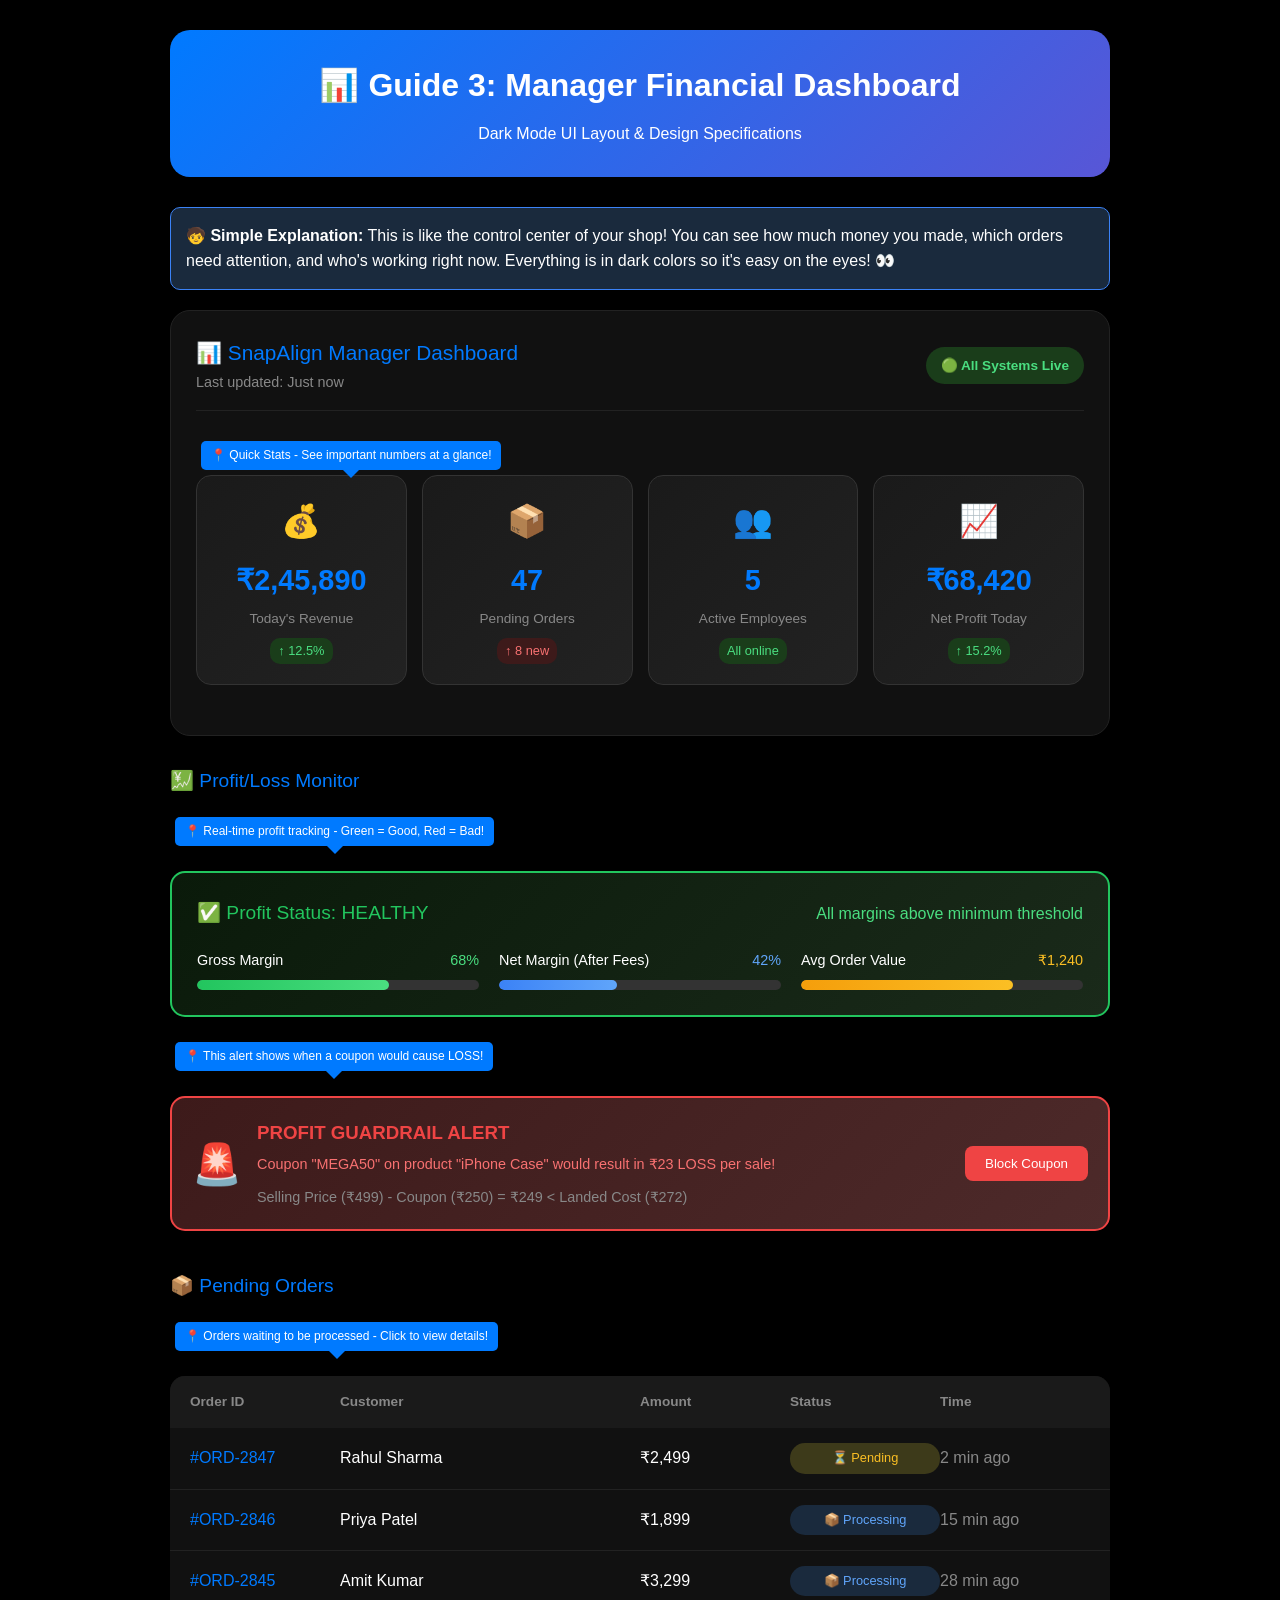
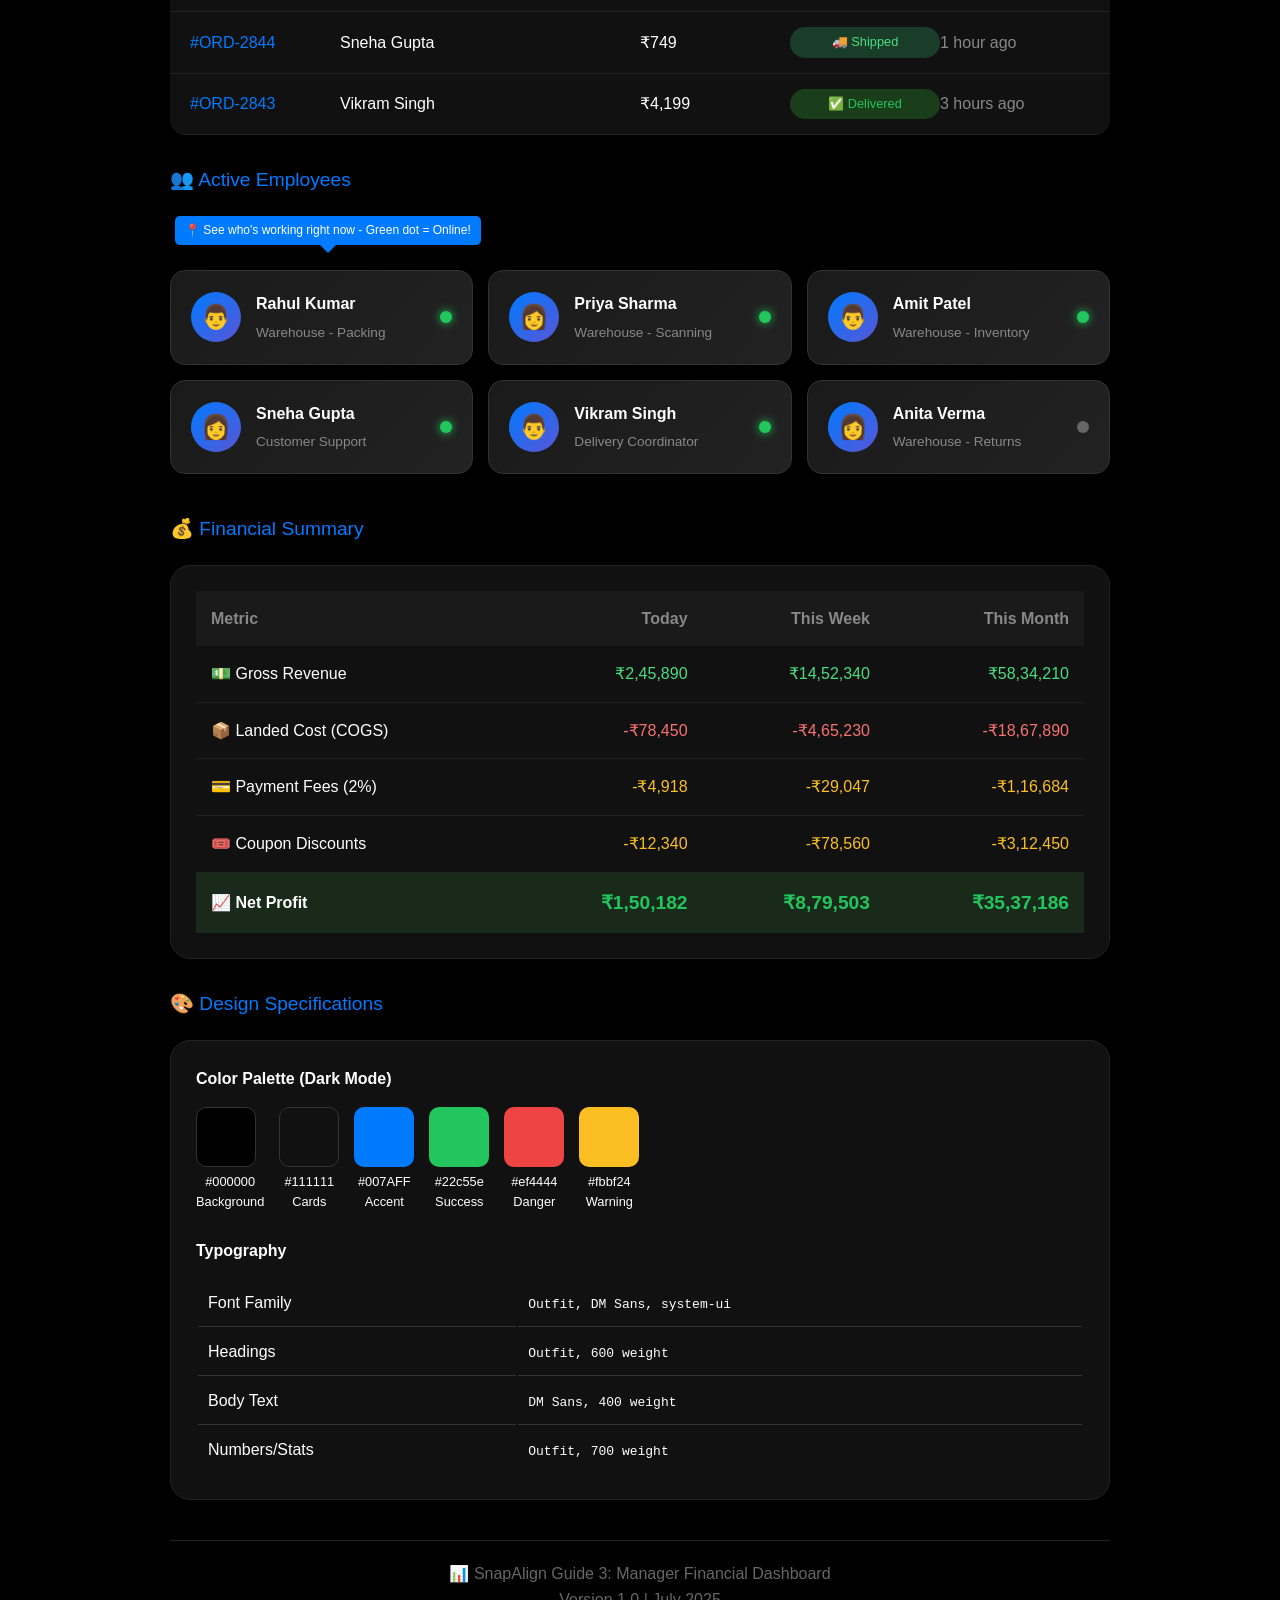
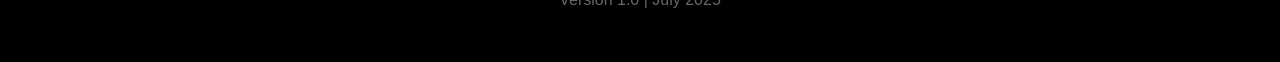
<file: docs/Guide_03_Manager_Dashboard.html>
<!DOCTYPE html>
<html lang="en">
<head>
    <meta charset="UTF-8">
    <meta name="viewport" content="width=device-width, initial-scale=1.0">
    <title>Guide 3: Manager Financial Dashboard - SnapAlign</title>
    <style>
        * { margin: 0; padding: 0; box-sizing: border-box; }
        body { 
            font-family: 'Segoe UI', Tahoma, Geneva, Verdana, sans-serif; 
            background: #000000;
            color: #ffffff;
            line-height: 1.6;
        }
        .page {
            max-width: 1000px;
            margin: 0 auto;
            background: #000000;
            min-height: 100vh;
            padding: 30px;
        }
        .header {
            background: linear-gradient(135deg, #007AFF 0%, #5856D6 100%);
            color: white;
            padding: 30px;
            border-radius: 20px;
            margin-bottom: 30px;
            text-align: center;
        }
        .header h1 { font-size: 2em; margin-bottom: 10px; }
        .dashboard-container {
            background: #111111;
            border-radius: 20px;
            padding: 25px;
            margin: 20px 0;
            border: 1px solid #222;
        }
        .dashboard-header {
            display: flex;
            justify-content: space-between;
            align-items: center;
            margin-bottom: 25px;
            padding-bottom: 15px;
            border-bottom: 1px solid #222;
        }
        .dashboard-title {
            font-size: 1.3em;
            color: #007AFF;
        }
        .status-badge {
            padding: 8px 15px;
            border-radius: 20px;
            font-size: 0.85em;
            font-weight: bold;
        }
        .status-live { background: #1a3d1a; color: #4ade80; }
        .status-warning { background: #3d3a1a; color: #fbbf24; }
        .stats-grid {
            display: grid;
            grid-template-columns: repeat(4, 1fr);
            gap: 15px;
            margin-bottom: 25px;
        }
        .stat-card {
            background: linear-gradient(135deg, #1a1a1a, #222);
            border-radius: 15px;
            padding: 20px;
            text-align: center;
            border: 1px solid #333;
        }
        .stat-icon { font-size: 2em; margin-bottom: 10px; }
        .stat-value {
            font-size: 1.8em;
            font-weight: bold;
            color: #007AFF;
        }
        .stat-label {
            color: #888;
            font-size: 0.85em;
            margin-top: 5px;
        }
        .stat-change {
            font-size: 0.8em;
            margin-top: 8px;
            padding: 3px 8px;
            border-radius: 10px;
            display: inline-block;
        }
        .change-positive { background: #1a3d1a; color: #4ade80; }
        .change-negative { background: #3d1a1a; color: #f87171; }
        .profit-monitor {
            background: linear-gradient(135deg, #0a1a0a, #1a2a1a);
            border: 2px solid #22c55e;
            border-radius: 15px;
            padding: 25px;
            margin: 20px 0;
        }
        .profit-monitor.warning {
            background: linear-gradient(135deg, #1a1a0a, #2a2a1a);
            border-color: #eab308;
        }
        .profit-monitor.danger {
            background: linear-gradient(135deg, #1a0a0a, #2a1a1a);
            border-color: #ef4444;
        }
        .profit-header {
            display: flex;
            justify-content: space-between;
            align-items: center;
            margin-bottom: 20px;
        }
        .profit-title {
            font-size: 1.2em;
            color: #22c55e;
        }
        .profit-monitor.warning .profit-title { color: #eab308; }
        .profit-monitor.danger .profit-title { color: #ef4444; }
        .profit-bars {
            display: flex;
            gap: 20px;
        }
        .profit-bar-item {
            flex: 1;
        }
        .profit-bar-label {
            display: flex;
            justify-content: space-between;
            margin-bottom: 8px;
            font-size: 0.9em;
        }
        .profit-bar-track {
            height: 10px;
            background: #333;
            border-radius: 5px;
            overflow: hidden;
        }
        .profit-bar-fill {
            height: 100%;
            border-radius: 5px;
            transition: width 0.3s;
        }
        .fill-green { background: linear-gradient(90deg, #22c55e, #4ade80); }
        .fill-blue { background: linear-gradient(90deg, #3b82f6, #60a5fa); }
        .fill-orange { background: linear-gradient(90deg, #f59e0b, #fbbf24); }
        .orders-table {
            background: #111;
            border-radius: 15px;
            overflow: hidden;
            margin: 20px 0;
        }
        .table-header {
            display: grid;
            grid-template-columns: 1fr 2fr 1fr 1fr 1fr;
            padding: 15px 20px;
            background: #1a1a1a;
            font-weight: bold;
            color: #888;
            font-size: 0.85em;
        }
        .table-row {
            display: grid;
            grid-template-columns: 1fr 2fr 1fr 1fr 1fr;
            padding: 15px 20px;
            border-bottom: 1px solid #222;
            align-items: center;
        }
        .table-row:hover { background: #1a1a1a; }
        .order-status {
            padding: 5px 12px;
            border-radius: 15px;
            font-size: 0.8em;
            text-align: center;
        }
        .status-pending { background: #3d3a1a; color: #fbbf24; }
        .status-processing { background: #1a2a3d; color: #60a5fa; }
        .status-shipped { background: #1a3d2a; color: #4ade80; }
        .status-delivered { background: #1a3d1a; color: #22c55e; }
        .employee-grid {
            display: grid;
            grid-template-columns: repeat(3, 1fr);
            gap: 15px;
            margin: 20px 0;
        }
        .employee-card {
            background: linear-gradient(135deg, #1a1a1a, #222);
            border-radius: 15px;
            padding: 20px;
            display: flex;
            align-items: center;
            gap: 15px;
            border: 1px solid #333;
        }
        .employee-avatar {
            width: 50px;
            height: 50px;
            background: linear-gradient(135deg, #007AFF, #5856D6);
            border-radius: 50%;
            display: flex;
            align-items: center;
            justify-content: center;
            font-size: 1.5em;
        }
        .employee-info h4 { margin-bottom: 5px; }
        .employee-info p { color: #888; font-size: 0.85em; }
        .employee-status {
            margin-left: auto;
            width: 12px;
            height: 12px;
            border-radius: 50%;
        }
        .status-online { background: #22c55e; box-shadow: 0 0 10px #22c55e; }
        .status-offline { background: #666; }
        .alert-box {
            background: linear-gradient(135deg, #3d1a1a, #4d2a2a);
            border: 2px solid #ef4444;
            border-radius: 15px;
            padding: 20px;
            margin: 20px 0;
            display: flex;
            align-items: center;
            gap: 15px;
        }
        .alert-icon { font-size: 2.5em; }
        .alert-content h3 { color: #ef4444; margin-bottom: 5px; }
        .alert-content p { color: #f87171; font-size: 0.9em; }
        .section-title {
            font-size: 1.2em;
            color: #007AFF;
            margin: 30px 0 15px 0;
            display: flex;
            align-items: center;
            gap: 10px;
        }
        .info-box {
            background: #1a2a3d;
            border: 1px solid #3b82f6;
            border-radius: 10px;
            padding: 15px;
            margin: 15px 0;
        }
        .ui-annotation {
            background: #007AFF;
            color: white;
            padding: 5px 10px;
            border-radius: 5px;
            font-size: 0.75em;
            position: relative;
            display: inline-block;
            margin: 5px;
        }
        .ui-annotation::after {
            content: '';
            position: absolute;
            bottom: -8px;
            left: 50%;
            transform: translateX(-50%);
            border-left: 8px solid transparent;
            border-right: 8px solid transparent;
            border-top: 8px solid #007AFF;
        }
        .page-break { page-break-before: always; margin-top: 40px; }
        .footer {
            text-align: center;
            padding: 20px;
            color: #666;
            border-top: 1px solid #222;
            margin-top: 40px;
        }
        @media print {
            body { background: #000; }
        }
    </style>
</head>
<body>
    <div class="page">
        <!-- HEADER -->
        <div class="header">
            <h1>📊 Guide 3: Manager Financial Dashboard</h1>
            <p>Dark Mode UI Layout & Design Specifications</p>
        </div>

        <div class="info-box">
            <strong>🧒 Simple Explanation:</strong> This is like the control center of your shop! 
            You can see how much money you made, which orders need attention, and who's working right now.
            Everything is in dark colors so it's easy on the eyes! 👀
        </div>

        <!-- MAIN DASHBOARD MOCKUP -->
        <div class="dashboard-container">
            <div class="dashboard-header">
                <div>
                    <div class="dashboard-title">📊 SnapAlign Manager Dashboard</div>
                    <span style="color: #888; font-size: 0.9em;">Last updated: Just now</span>
                </div>
                <div style="display: flex; gap: 10px;">
                    <span class="status-badge status-live">🟢 All Systems Live</span>
                </div>
            </div>

            <!-- STATS CARDS -->
            <div class="ui-annotation">📍 Quick Stats - See important numbers at a glance!</div>
            <div class="stats-grid">
                <div class="stat-card">
                    <div class="stat-icon">💰</div>
                    <div class="stat-value">₹2,45,890</div>
                    <div class="stat-label">Today's Revenue</div>
                    <span class="stat-change change-positive">↑ 12.5%</span>
                </div>
                <div class="stat-card">
                    <div class="stat-icon">📦</div>
                    <div class="stat-value">47</div>
                    <div class="stat-label">Pending Orders</div>
                    <span class="stat-change change-negative">↑ 8 new</span>
                </div>
                <div class="stat-card">
                    <div class="stat-icon">👥</div>
                    <div class="stat-value">5</div>
                    <div class="stat-label">Active Employees</div>
                    <span class="stat-change change-positive">All online</span>
                </div>
                <div class="stat-card">
                    <div class="stat-icon">📈</div>
                    <div class="stat-value">₹68,420</div>
                    <div class="stat-label">Net Profit Today</div>
                    <span class="stat-change change-positive">↑ 15.2%</span>
                </div>
            </div>
        </div>

        <!-- PROFIT MONITOR -->
        <div class="section-title">💹 Profit/Loss Monitor</div>
        <div class="ui-annotation">📍 Real-time profit tracking - Green = Good, Red = Bad!</div>
        
        <div class="profit-monitor">
            <div class="profit-header">
                <div class="profit-title">✅ Profit Status: HEALTHY</div>
                <span style="color: #4ade80;">All margins above minimum threshold</span>
            </div>
            <div class="profit-bars">
                <div class="profit-bar-item">
                    <div class="profit-bar-label">
                        <span>Gross Margin</span>
                        <span style="color: #4ade80;">68%</span>
                    </div>
                    <div class="profit-bar-track">
                        <div class="profit-bar-fill fill-green" style="width: 68%;"></div>
                    </div>
                </div>
                <div class="profit-bar-item">
                    <div class="profit-bar-label">
                        <span>Net Margin (After Fees)</span>
                        <span style="color: #60a5fa;">42%</span>
                    </div>
                    <div class="profit-bar-track">
                        <div class="profit-bar-fill fill-blue" style="width: 42%;"></div>
                    </div>
                </div>
                <div class="profit-bar-item">
                    <div class="profit-bar-label">
                        <span>Avg Order Value</span>
                        <span style="color: #fbbf24;">₹1,240</span>
                    </div>
                    <div class="profit-bar-track">
                        <div class="profit-bar-fill fill-orange" style="width: 75%;"></div>
                    </div>
                </div>
            </div>
        </div>

        <!-- DANGER ALERT EXAMPLE -->
        <div class="ui-annotation">📍 This alert shows when a coupon would cause LOSS!</div>
        <div class="alert-box">
            <div class="alert-icon">🚨</div>
            <div class="alert-content">
                <h3>PROFIT GUARDRAIL ALERT</h3>
                <p>Coupon "MEGA50" on product "iPhone Case" would result in ₹23 LOSS per sale!</p>
                <p style="margin-top: 10px; color: #888;">Selling Price (₹499) - Coupon (₹250) = ₹249 < Landed Cost (₹272)</p>
            </div>
            <button style="background: #ef4444; border: none; color: white; padding: 10px 20px; border-radius: 8px; cursor: pointer; margin-left: auto;">Block Coupon</button>
        </div>

        <!-- PENDING ORDERS -->
        <div class="section-title page-break">📦 Pending Orders</div>
        <div class="ui-annotation">📍 Orders waiting to be processed - Click to view details!</div>
        
        <div class="orders-table">
            <div class="table-header">
                <span>Order ID</span>
                <span>Customer</span>
                <span>Amount</span>
                <span>Status</span>
                <span>Time</span>
            </div>
            <div class="table-row">
                <span style="color: #007AFF;">#ORD-2847</span>
                <span>Rahul Sharma</span>
                <span>₹2,499</span>
                <span class="order-status status-pending">⏳ Pending</span>
                <span style="color: #888;">2 min ago</span>
            </div>
            <div class="table-row">
                <span style="color: #007AFF;">#ORD-2846</span>
                <span>Priya Patel</span>
                <span>₹1,899</span>
                <span class="order-status status-processing">📦 Processing</span>
                <span style="color: #888;">15 min ago</span>
            </div>
            <div class="table-row">
                <span style="color: #007AFF;">#ORD-2845</span>
                <span>Amit Kumar</span>
                <span>₹3,299</span>
                <span class="order-status status-processing">📦 Processing</span>
                <span style="color: #888;">28 min ago</span>
            </div>
            <div class="table-row">
                <span style="color: #007AFF;">#ORD-2844</span>
                <span>Sneha Gupta</span>
                <span>₹749</span>
                <span class="order-status status-shipped">🚚 Shipped</span>
                <span style="color: #888;">1 hour ago</span>
            </div>
            <div class="table-row">
                <span style="color: #007AFF;">#ORD-2843</span>
                <span>Vikram Singh</span>
                <span>₹4,199</span>
                <span class="order-status status-delivered">✅ Delivered</span>
                <span style="color: #888;">3 hours ago</span>
            </div>
        </div>

        <!-- ACTIVE EMPLOYEES -->
        <div class="section-title">👥 Active Employees</div>
        <div class="ui-annotation">📍 See who's working right now - Green dot = Online!</div>
        
        <div class="employee-grid">
            <div class="employee-card">
                <div class="employee-avatar">👨</div>
                <div class="employee-info">
                    <h4>Rahul Kumar</h4>
                    <p>Warehouse - Packing</p>
                </div>
                <div class="employee-status status-online"></div>
            </div>
            <div class="employee-card">
                <div class="employee-avatar">👩</div>
                <div class="employee-info">
                    <h4>Priya Sharma</h4>
                    <p>Warehouse - Scanning</p>
                </div>
                <div class="employee-status status-online"></div>
            </div>
            <div class="employee-card">
                <div class="employee-avatar">👨</div>
                <div class="employee-info">
                    <h4>Amit Patel</h4>
                    <p>Warehouse - Inventory</p>
                </div>
                <div class="employee-status status-online"></div>
            </div>
            <div class="employee-card">
                <div class="employee-avatar">👩</div>
                <div class="employee-info">
                    <h4>Sneha Gupta</h4>
                    <p>Customer Support</p>
                </div>
                <div class="employee-status status-online"></div>
            </div>
            <div class="employee-card">
                <div class="employee-avatar">👨</div>
                <div class="employee-info">
                    <h4>Vikram Singh</h4>
                    <p>Delivery Coordinator</p>
                </div>
                <div class="employee-status status-online"></div>
            </div>
            <div class="employee-card">
                <div class="employee-avatar">👩</div>
                <div class="employee-info">
                    <h4>Anita Verma</h4>
                    <p>Warehouse - Returns</p>
                </div>
                <div class="employee-status status-offline"></div>
            </div>
        </div>

        <!-- FINANCIAL SUMMARY -->
        <div class="section-title page-break">💰 Financial Summary</div>
        
        <div class="dashboard-container">
            <table style="width: 100%; border-collapse: collapse;">
                <tr style="background: #1a1a1a;">
                    <th style="padding: 15px; text-align: left; color: #888;">Metric</th>
                    <th style="padding: 15px; text-align: right; color: #888;">Today</th>
                    <th style="padding: 15px; text-align: right; color: #888;">This Week</th>
                    <th style="padding: 15px; text-align: right; color: #888;">This Month</th>
                </tr>
                <tr style="border-bottom: 1px solid #222;">
                    <td style="padding: 15px;">💵 Gross Revenue</td>
                    <td style="padding: 15px; text-align: right; color: #4ade80;">₹2,45,890</td>
                    <td style="padding: 15px; text-align: right; color: #4ade80;">₹14,52,340</td>
                    <td style="padding: 15px; text-align: right; color: #4ade80;">₹58,34,210</td>
                </tr>
                <tr style="border-bottom: 1px solid #222;">
                    <td style="padding: 15px;">📦 Landed Cost (COGS)</td>
                    <td style="padding: 15px; text-align: right; color: #f87171;">-₹78,450</td>
                    <td style="padding: 15px; text-align: right; color: #f87171;">-₹4,65,230</td>
                    <td style="padding: 15px; text-align: right; color: #f87171;">-₹18,67,890</td>
                </tr>
                <tr style="border-bottom: 1px solid #222;">
                    <td style="padding: 15px;">💳 Payment Fees (2%)</td>
                    <td style="padding: 15px; text-align: right; color: #fbbf24;">-₹4,918</td>
                    <td style="padding: 15px; text-align: right; color: #fbbf24;">-₹29,047</td>
                    <td style="padding: 15px; text-align: right; color: #fbbf24;">-₹1,16,684</td>
                </tr>
                <tr style="border-bottom: 1px solid #222;">
                    <td style="padding: 15px;">🎟️ Coupon Discounts</td>
                    <td style="padding: 15px; text-align: right; color: #fbbf24;">-₹12,340</td>
                    <td style="padding: 15px; text-align: right; color: #fbbf24;">-₹78,560</td>
                    <td style="padding: 15px; text-align: right; color: #fbbf24;">-₹3,12,450</td>
                </tr>
                <tr style="background: #1a2a1a;">
                    <td style="padding: 15px; font-weight: bold;">📈 Net Profit</td>
                    <td style="padding: 15px; text-align: right; color: #22c55e; font-weight: bold; font-size: 1.2em;">₹1,50,182</td>
                    <td style="padding: 15px; text-align: right; color: #22c55e; font-weight: bold; font-size: 1.2em;">₹8,79,503</td>
                    <td style="padding: 15px; text-align: right; color: #22c55e; font-weight: bold; font-size: 1.2em;">₹35,37,186</td>
                </tr>
            </table>
        </div>

        <!-- COLOR SCHEME -->
        <div class="section-title">🎨 Design Specifications</div>
        
        <div class="dashboard-container">
            <h4 style="margin-bottom: 15px;">Color Palette (Dark Mode)</h4>
            <div style="display: flex; gap: 15px; flex-wrap: wrap;">
                <div style="text-align: center;">
                    <div style="width: 60px; height: 60px; background: #000000; border-radius: 10px; border: 1px solid #333;"></div>
                    <p style="font-size: 0.8em; margin-top: 5px;">#000000<br>Background</p>
                </div>
                <div style="text-align: center;">
                    <div style="width: 60px; height: 60px; background: #111111; border-radius: 10px; border: 1px solid #333;"></div>
                    <p style="font-size: 0.8em; margin-top: 5px;">#111111<br>Cards</p>
                </div>
                <div style="text-align: center;">
                    <div style="width: 60px; height: 60px; background: #007AFF; border-radius: 10px;"></div>
                    <p style="font-size: 0.8em; margin-top: 5px;">#007AFF<br>Accent</p>
                </div>
                <div style="text-align: center;">
                    <div style="width: 60px; height: 60px; background: #22c55e; border-radius: 10px;"></div>
                    <p style="font-size: 0.8em; margin-top: 5px;">#22c55e<br>Success</p>
                </div>
                <div style="text-align: center;">
                    <div style="width: 60px; height: 60px; background: #ef4444; border-radius: 10px;"></div>
                    <p style="font-size: 0.8em; margin-top: 5px;">#ef4444<br>Danger</p>
                </div>
                <div style="text-align: center;">
                    <div style="width: 60px; height: 60px; background: #fbbf24; border-radius: 10px;"></div>
                    <p style="font-size: 0.8em; margin-top: 5px;">#fbbf24<br>Warning</p>
                </div>
            </div>

            <h4 style="margin: 25px 0 15px 0;">Typography</h4>
            <table style="width: 100%;">
                <tr>
                    <td style="padding: 10px; border-bottom: 1px solid #333;">Font Family</td>
                    <td style="padding: 10px; border-bottom: 1px solid #333;"><code>Outfit, DM Sans, system-ui</code></td>
                </tr>
                <tr>
                    <td style="padding: 10px; border-bottom: 1px solid #333;">Headings</td>
                    <td style="padding: 10px; border-bottom: 1px solid #333;"><code>Outfit, 600 weight</code></td>
                </tr>
                <tr>
                    <td style="padding: 10px; border-bottom: 1px solid #333;">Body Text</td>
                    <td style="padding: 10px; border-bottom: 1px solid #333;"><code>DM Sans, 400 weight</code></td>
                </tr>
                <tr>
                    <td style="padding: 10px;">Numbers/Stats</td>
                    <td style="padding: 10px;"><code>Outfit, 700 weight</code></td>
                </tr>
            </table>
        </div>

        <div class="footer">
            <p>📊 SnapAlign Guide 3: Manager Financial Dashboard</p>
            <p>Version 1.0 | July 2025</p>
        </div>
    </div>
</body>
</html>
</file>
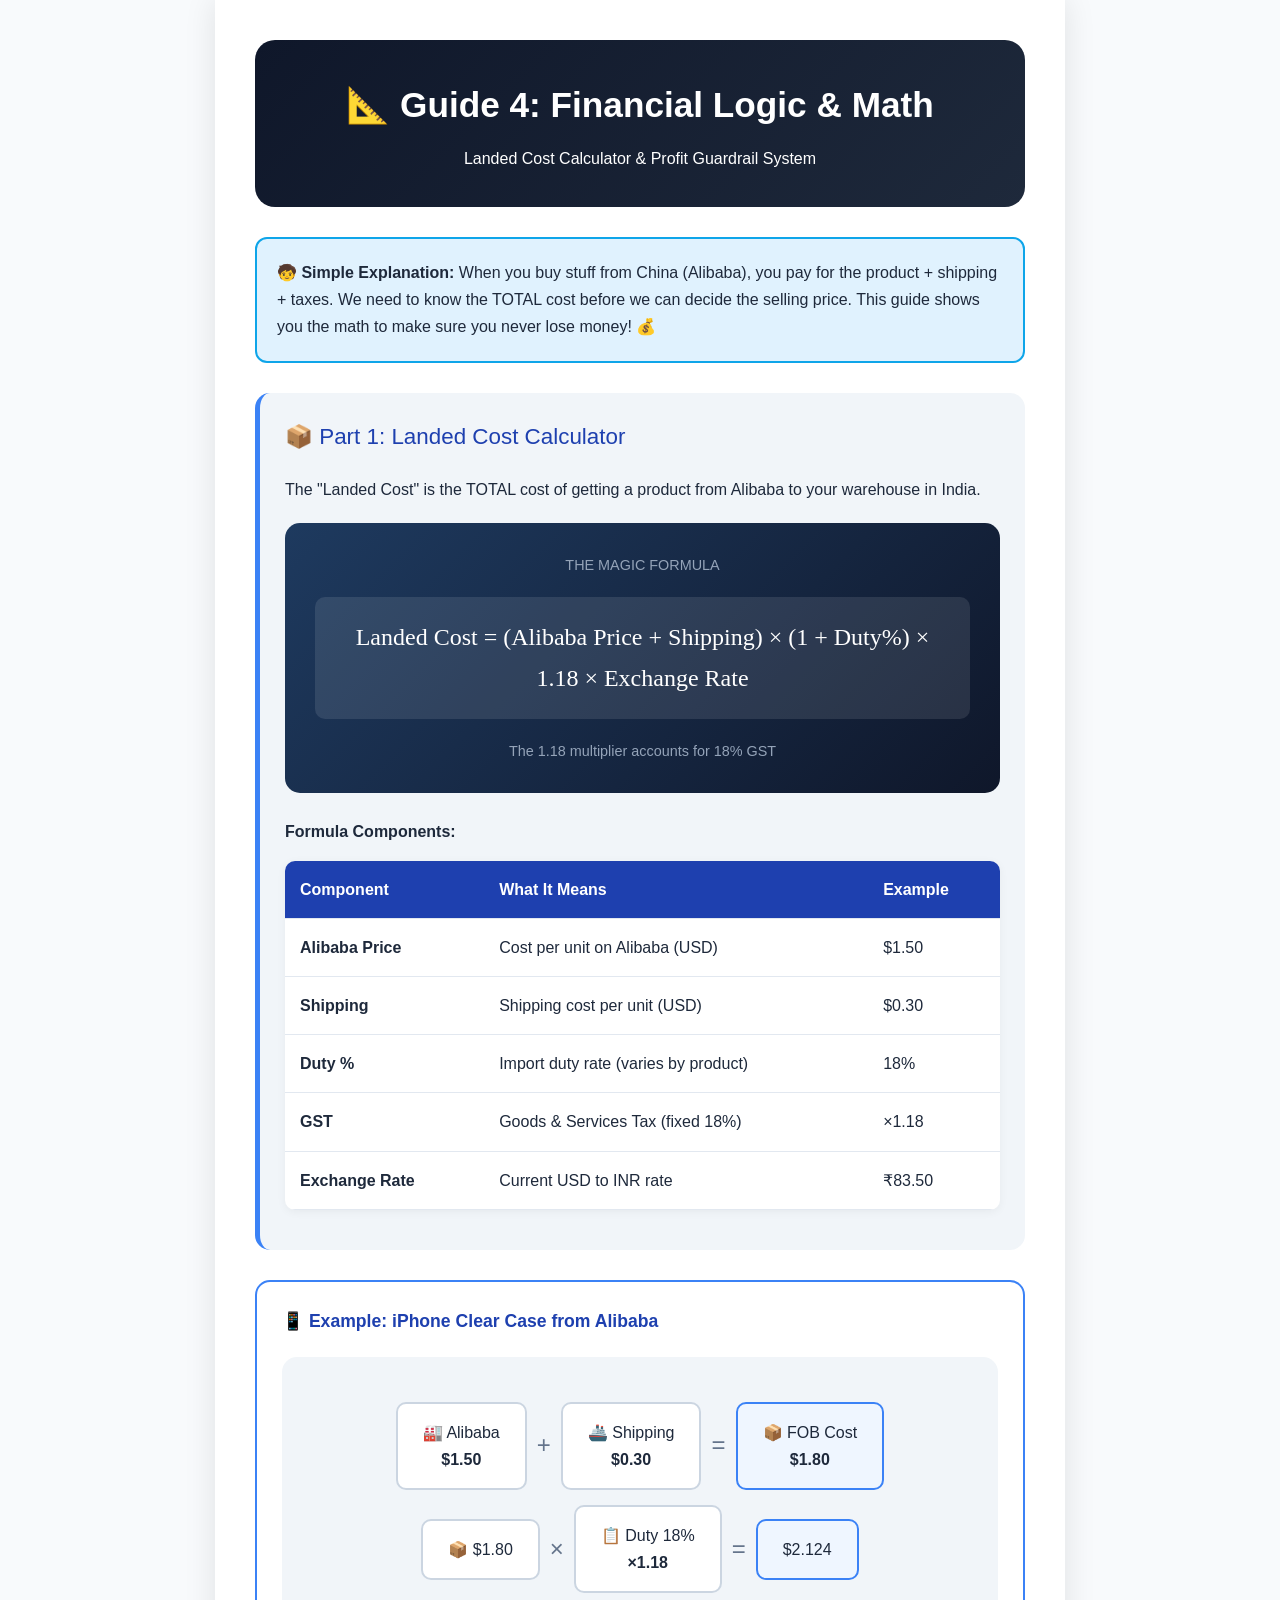
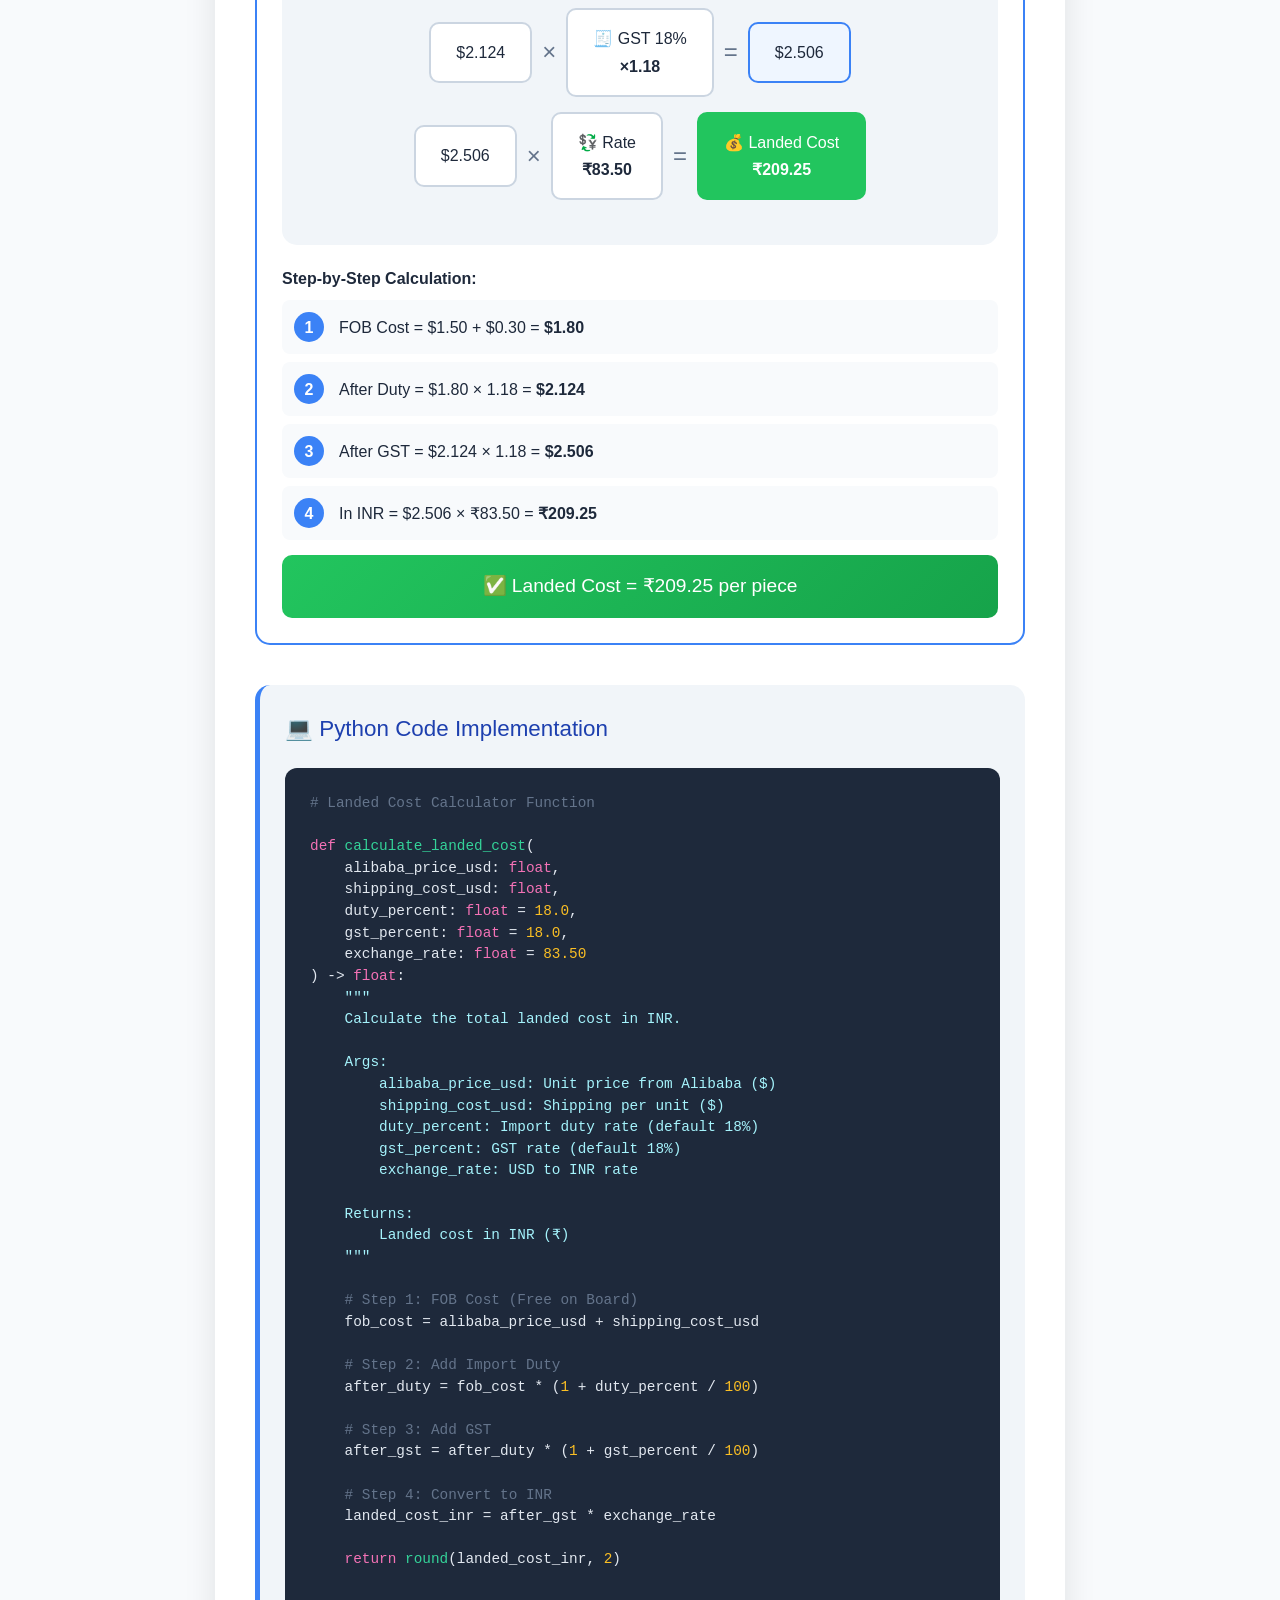
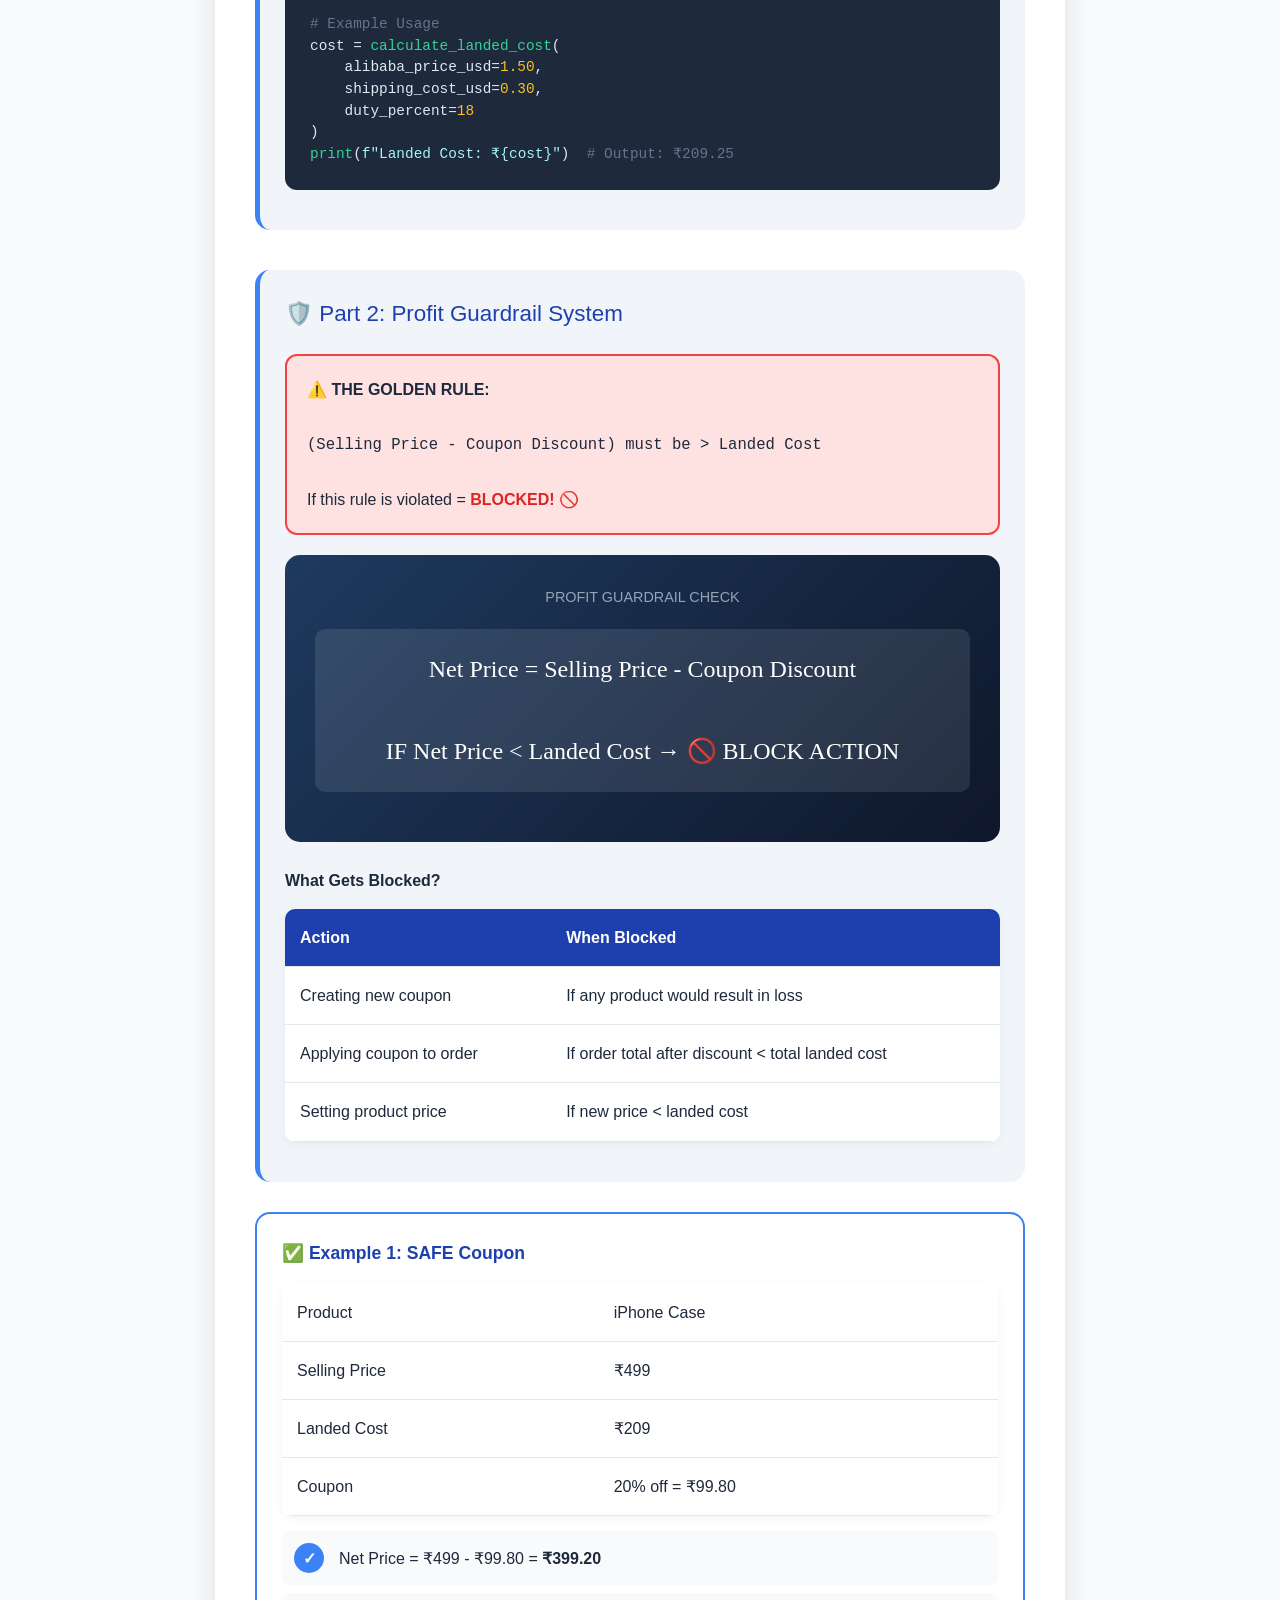
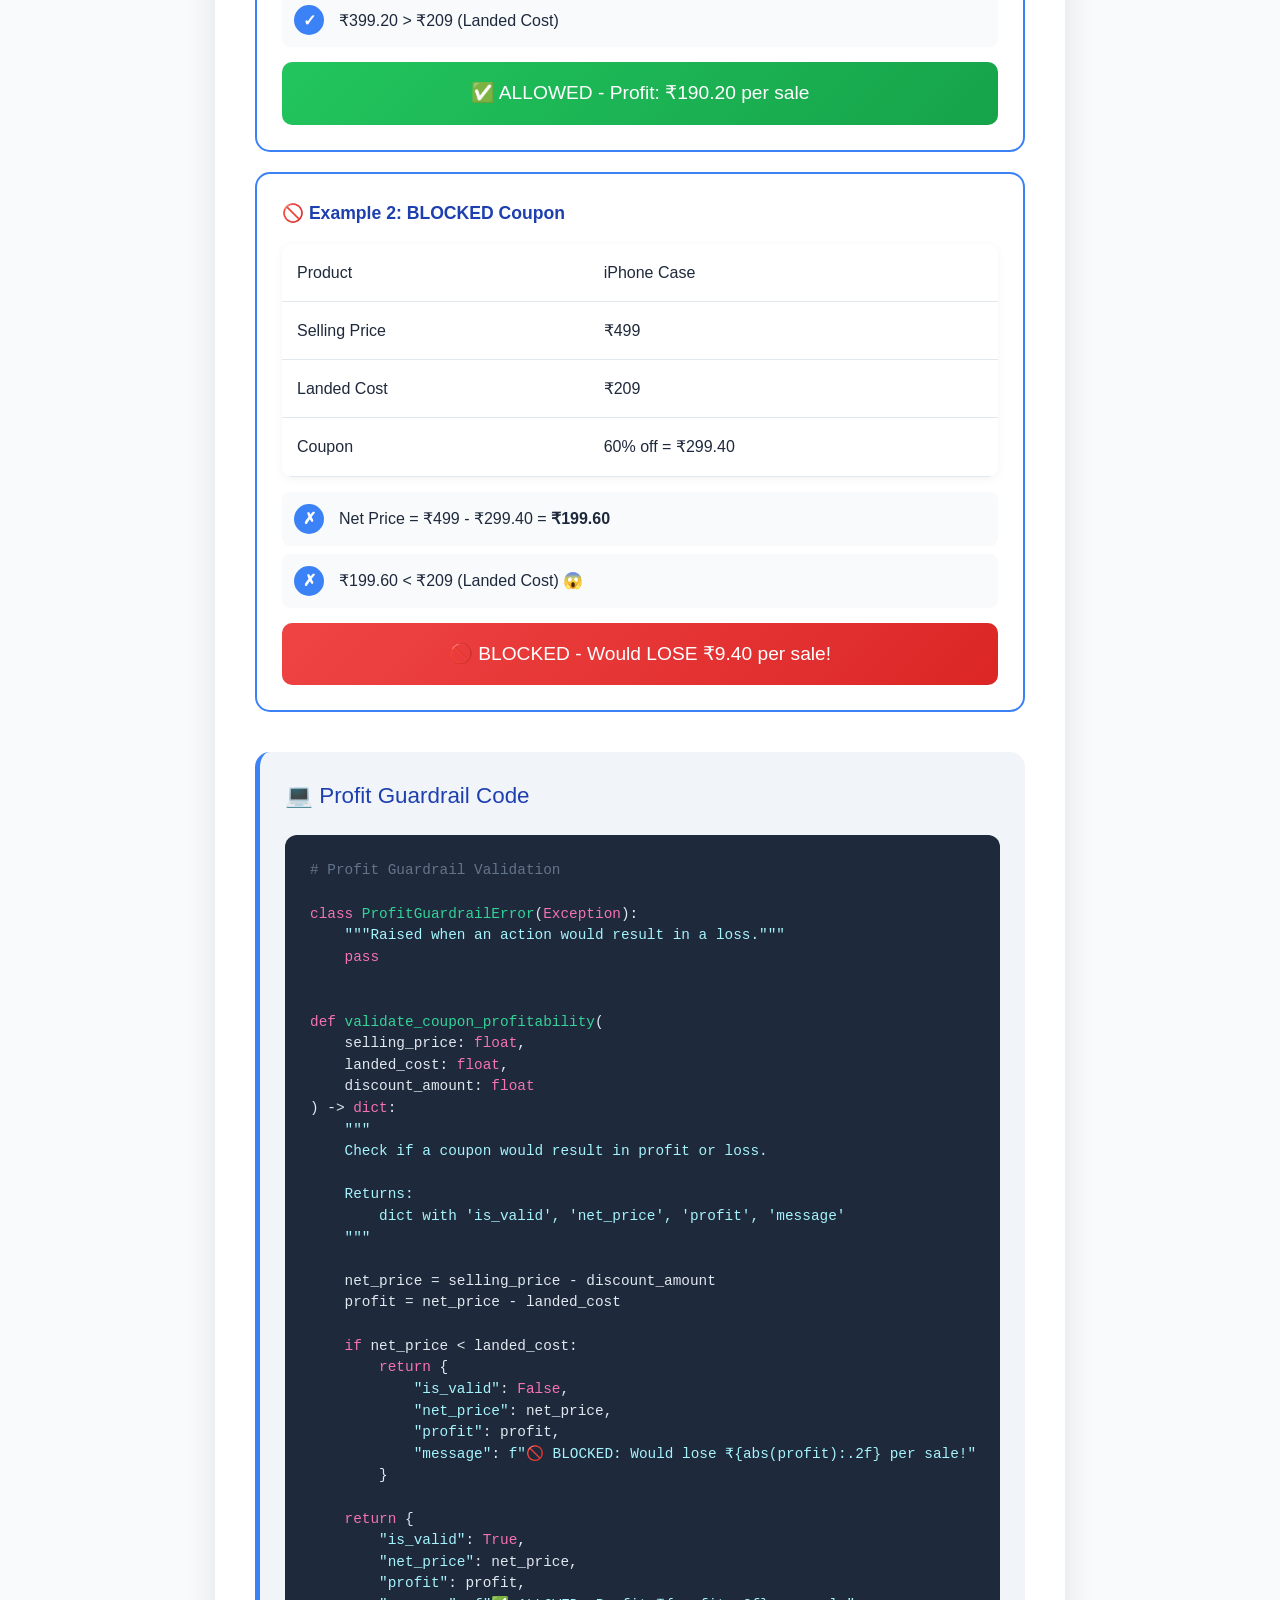
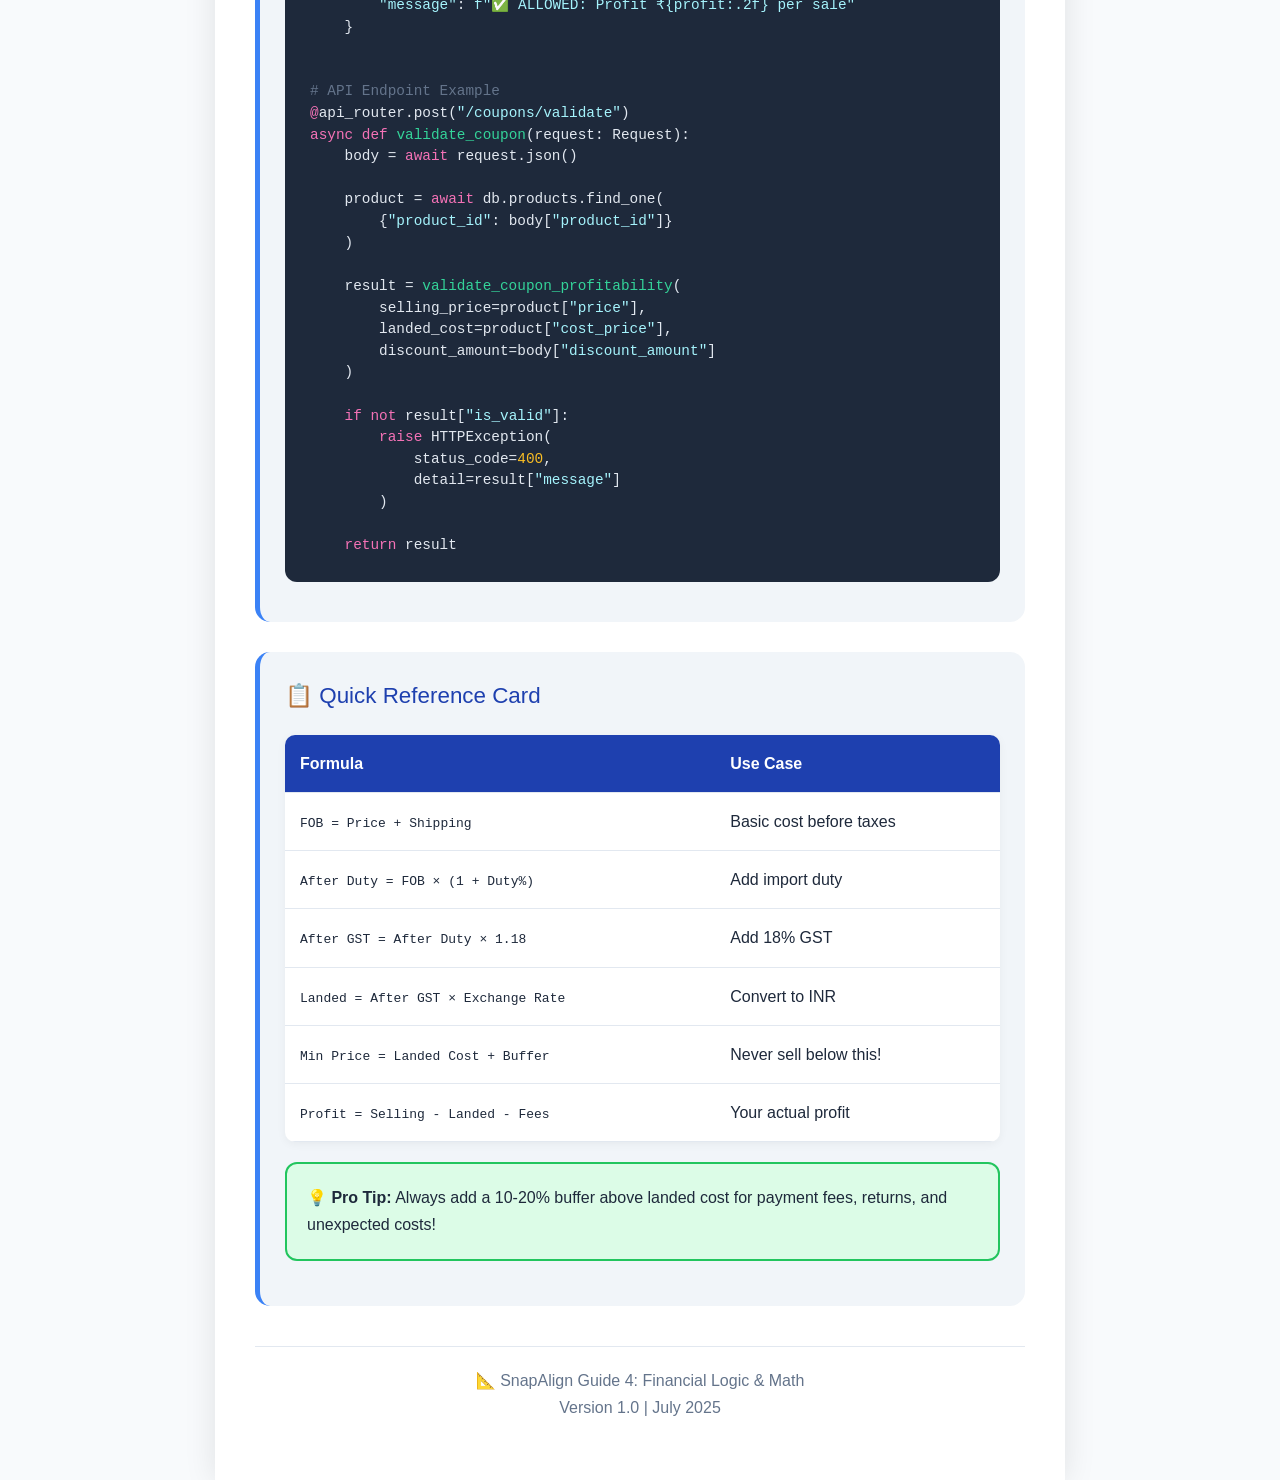
<file: docs/Guide_04_Financial_Logic.html>
<!DOCTYPE html>
<html lang="en">
<head>
    <meta charset="UTF-8">
    <meta name="viewport" content="width=device-width, initial-scale=1.0">
    <title>Guide 4: Financial Logic & Math - SnapAlign</title>
    <style>
        * { margin: 0; padding: 0; box-sizing: border-box; }
        body { 
            font-family: 'Segoe UI', Tahoma, Geneva, Verdana, sans-serif; 
            background: #f8fafc;
            color: #1e293b;
            line-height: 1.7;
        }
        .page {
            max-width: 850px;
            margin: 0 auto;
            background: white;
            min-height: 100vh;
            padding: 40px;
            box-shadow: 0 0 30px rgba(0,0,0,0.1);
        }
        .header {
            background: linear-gradient(135deg, #0f172a 0%, #1e293b 100%);
            color: white;
            padding: 35px;
            border-radius: 20px;
            margin-bottom: 30px;
            text-align: center;
        }
        .header h1 { font-size: 2.2em; margin-bottom: 10px; }
        .section {
            margin: 30px 0;
            padding: 25px;
            background: #f1f5f9;
            border-radius: 15px;
            border-left: 5px solid #3b82f6;
        }
        .section-title {
            font-size: 1.4em;
            color: #1e40af;
            margin-bottom: 20px;
            display: flex;
            align-items: center;
            gap: 10px;
        }
        .formula-box {
            background: linear-gradient(135deg, #1e3a5f, #0f172a);
            color: white;
            padding: 30px;
            border-radius: 15px;
            margin: 20px 0;
            text-align: center;
        }
        .formula {
            font-size: 1.5em;
            font-family: 'Times New Roman', serif;
            margin: 20px 0;
            padding: 20px;
            background: rgba(255,255,255,0.1);
            border-radius: 10px;
        }
        .formula-label {
            color: #94a3b8;
            font-size: 0.9em;
            margin-bottom: 10px;
        }
        .example-box {
            background: white;
            border: 2px solid #3b82f6;
            border-radius: 15px;
            padding: 25px;
            margin: 20px 0;
        }
        .example-title {
            color: #1e40af;
            font-weight: bold;
            margin-bottom: 15px;
            font-size: 1.1em;
        }
        .calc-step {
            display: flex;
            align-items: center;
            gap: 15px;
            padding: 12px;
            margin: 8px 0;
            background: #f8fafc;
            border-radius: 8px;
        }
        .calc-step-num {
            width: 30px;
            height: 30px;
            background: #3b82f6;
            color: white;
            border-radius: 50%;
            display: flex;
            align-items: center;
            justify-content: center;
            font-weight: bold;
            flex-shrink: 0;
        }
        .calc-result {
            background: linear-gradient(135deg, #22c55e, #16a34a);
            color: white;
            padding: 15px 25px;
            border-radius: 10px;
            font-size: 1.2em;
            margin-top: 15px;
            text-align: center;
        }
        .danger-result {
            background: linear-gradient(135deg, #ef4444, #dc2626);
        }
        .code-block {
            background: #1e293b;
            color: #e2e8f0;
            padding: 25px;
            border-radius: 12px;
            font-family: 'Fira Code', 'Courier New', monospace;
            font-size: 0.9em;
            overflow-x: auto;
            margin: 15px 0;
            white-space: pre;
            line-height: 1.5;
        }
        .code-comment { color: #64748b; }
        .code-keyword { color: #f472b6; }
        .code-string { color: #a5f3fc; }
        .code-number { color: #fbbf24; }
        .code-function { color: #34d399; }
        table {
            width: 100%;
            border-collapse: collapse;
            margin: 15px 0;
            background: white;
            border-radius: 10px;
            overflow: hidden;
            box-shadow: 0 2px 10px rgba(0,0,0,0.05);
        }
        th, td {
            padding: 15px;
            text-align: left;
            border-bottom: 1px solid #e2e8f0;
        }
        th { background: #1e40af; color: white; }
        .warning-box {
            background: #fef3c7;
            border: 2px solid #f59e0b;
            border-radius: 12px;
            padding: 20px;
            margin: 20px 0;
        }
        .danger-box {
            background: #fee2e2;
            border: 2px solid #ef4444;
            border-radius: 12px;
            padding: 20px;
            margin: 20px 0;
        }
        .success-box {
            background: #dcfce7;
            border: 2px solid #22c55e;
            border-radius: 12px;
            padding: 20px;
            margin: 20px 0;
        }
        .info-box {
            background: #e0f2fe;
            border: 2px solid #0ea5e9;
            border-radius: 12px;
            padding: 20px;
            margin: 20px 0;
        }
        .visual-diagram {
            background: #f1f5f9;
            border-radius: 15px;
            padding: 30px;
            margin: 20px 0;
            text-align: center;
        }
        .flow-row {
            display: flex;
            justify-content: center;
            align-items: center;
            gap: 10px;
            margin: 15px 0;
        }
        .flow-box {
            background: white;
            padding: 15px 25px;
            border-radius: 10px;
            border: 2px solid #cbd5e1;
        }
        .flow-box.highlight { border-color: #3b82f6; background: #eff6ff; }
        .flow-arrow { font-size: 1.5em; color: #64748b; }
        .page-break { page-break-before: always; margin-top: 40px; }
        .footer {
            text-align: center;
            padding: 20px;
            color: #64748b;
            border-top: 1px solid #e2e8f0;
            margin-top: 40px;
        }
    </style>
</head>
<body>
    <div class="page">
        <!-- HEADER -->
        <div class="header">
            <h1>📐 Guide 4: Financial Logic & Math</h1>
            <p>Landed Cost Calculator & Profit Guardrail System</p>
        </div>

        <div class="info-box">
            <strong>🧒 Simple Explanation:</strong> When you buy stuff from China (Alibaba), you pay for the product + shipping + taxes. 
            We need to know the TOTAL cost before we can decide the selling price. 
            This guide shows you the math to make sure you never lose money! 💰
        </div>

        <!-- LANDED COST FORMULA -->
        <div class="section">
            <div class="section-title">📦 Part 1: Landed Cost Calculator</div>
            
            <p>The "Landed Cost" is the TOTAL cost of getting a product from Alibaba to your warehouse in India.</p>

            <div class="formula-box">
                <div class="formula-label">THE MAGIC FORMULA</div>
                <div class="formula">
                    Landed Cost = (Alibaba Price + Shipping) × (1 + Duty%) × 1.18 × Exchange Rate
                </div>
                <p style="font-size: 0.9em; color: #94a3b8; margin-top: 15px;">
                    The 1.18 multiplier accounts for 18% GST
                </p>
            </div>

            <h4 style="margin-top: 25px;">Formula Components:</h4>
            <table>
                <tr>
                    <th>Component</th>
                    <th>What It Means</th>
                    <th>Example</th>
                </tr>
                <tr>
                    <td><strong>Alibaba Price</strong></td>
                    <td>Cost per unit on Alibaba (USD)</td>
                    <td>$1.50</td>
                </tr>
                <tr>
                    <td><strong>Shipping</strong></td>
                    <td>Shipping cost per unit (USD)</td>
                    <td>$0.30</td>
                </tr>
                <tr>
                    <td><strong>Duty %</strong></td>
                    <td>Import duty rate (varies by product)</td>
                    <td>18%</td>
                </tr>
                <tr>
                    <td><strong>GST</strong></td>
                    <td>Goods & Services Tax (fixed 18%)</td>
                    <td>×1.18</td>
                </tr>
                <tr>
                    <td><strong>Exchange Rate</strong></td>
                    <td>Current USD to INR rate</td>
                    <td>₹83.50</td>
                </tr>
            </table>
        </div>

        <!-- CALCULATION EXAMPLE -->
        <div class="example-box">
            <div class="example-title">📱 Example: iPhone Clear Case from Alibaba</div>
            
            <div class="visual-diagram">
                <div class="flow-row">
                    <div class="flow-box">🏭 Alibaba<br><strong>$1.50</strong></div>
                    <span class="flow-arrow">+</span>
                    <div class="flow-box">🚢 Shipping<br><strong>$0.30</strong></div>
                    <span class="flow-arrow">=</span>
                    <div class="flow-box highlight">📦 FOB Cost<br><strong>$1.80</strong></div>
                </div>
                <div class="flow-row">
                    <div class="flow-box">📦 $1.80</div>
                    <span class="flow-arrow">×</span>
                    <div class="flow-box">📋 Duty 18%<br><strong>×1.18</strong></div>
                    <span class="flow-arrow">=</span>
                    <div class="flow-box highlight">$2.124</div>
                </div>
                <div class="flow-row">
                    <div class="flow-box">$2.124</div>
                    <span class="flow-arrow">×</span>
                    <div class="flow-box">🧾 GST 18%<br><strong>×1.18</strong></div>
                    <span class="flow-arrow">=</span>
                    <div class="flow-box highlight">$2.506</div>
                </div>
                <div class="flow-row">
                    <div class="flow-box">$2.506</div>
                    <span class="flow-arrow">×</span>
                    <div class="flow-box">💱 Rate<br><strong>₹83.50</strong></div>
                    <span class="flow-arrow">=</span>
                    <div class="flow-box" style="background: #22c55e; color: white; border-color: #22c55e;">💰 Landed Cost<br><strong>₹209.25</strong></div>
                </div>
            </div>

            <h4>Step-by-Step Calculation:</h4>
            <div class="calc-step">
                <div class="calc-step-num">1</div>
                <div>FOB Cost = $1.50 + $0.30 = <strong>$1.80</strong></div>
            </div>
            <div class="calc-step">
                <div class="calc-step-num">2</div>
                <div>After Duty = $1.80 × 1.18 = <strong>$2.124</strong></div>
            </div>
            <div class="calc-step">
                <div class="calc-step-num">3</div>
                <div>After GST = $2.124 × 1.18 = <strong>$2.506</strong></div>
            </div>
            <div class="calc-step">
                <div class="calc-step-num">4</div>
                <div>In INR = $2.506 × ₹83.50 = <strong>₹209.25</strong></div>
            </div>

            <div class="calc-result">
                ✅ Landed Cost = ₹209.25 per piece
            </div>
        </div>

        <!-- PYTHON CODE -->
        <div class="section page-break">
            <div class="section-title">💻 Python Code Implementation</div>

            <div class="code-block"><span class="code-comment"># Landed Cost Calculator Function</span>

<span class="code-keyword">def</span> <span class="code-function">calculate_landed_cost</span>(
    alibaba_price_usd: <span class="code-keyword">float</span>,
    shipping_cost_usd: <span class="code-keyword">float</span>,
    duty_percent: <span class="code-keyword">float</span> = <span class="code-number">18.0</span>,
    gst_percent: <span class="code-keyword">float</span> = <span class="code-number">18.0</span>,
    exchange_rate: <span class="code-keyword">float</span> = <span class="code-number">83.50</span>
) -> <span class="code-keyword">float</span>:
    <span class="code-string">"""
    Calculate the total landed cost in INR.
    
    Args:
        alibaba_price_usd: Unit price from Alibaba ($)
        shipping_cost_usd: Shipping per unit ($)
        duty_percent: Import duty rate (default 18%)
        gst_percent: GST rate (default 18%)
        exchange_rate: USD to INR rate
    
    Returns:
        Landed cost in INR (₹)
    """</span>
    
    <span class="code-comment"># Step 1: FOB Cost (Free on Board)</span>
    fob_cost = alibaba_price_usd + shipping_cost_usd
    
    <span class="code-comment"># Step 2: Add Import Duty</span>
    after_duty = fob_cost * (<span class="code-number">1</span> + duty_percent / <span class="code-number">100</span>)
    
    <span class="code-comment"># Step 3: Add GST</span>
    after_gst = after_duty * (<span class="code-number">1</span> + gst_percent / <span class="code-number">100</span>)
    
    <span class="code-comment"># Step 4: Convert to INR</span>
    landed_cost_inr = after_gst * exchange_rate
    
    <span class="code-keyword">return</span> <span class="code-function">round</span>(landed_cost_inr, <span class="code-number">2</span>)


<span class="code-comment"># Example Usage</span>
cost = <span class="code-function">calculate_landed_cost</span>(
    alibaba_price_usd=<span class="code-number">1.50</span>,
    shipping_cost_usd=<span class="code-number">0.30</span>,
    duty_percent=<span class="code-number">18</span>
)
<span class="code-function">print</span>(<span class="code-string">f"Landed Cost: ₹{cost}"</span>)  <span class="code-comment"># Output: ₹209.25</span></div>
        </div>

        <!-- PROFIT GUARDRAIL -->
        <div class="section page-break">
            <div class="section-title">🛡️ Part 2: Profit Guardrail System</div>

            <div class="danger-box">
                <strong>⚠️ THE GOLDEN RULE:</strong><br><br>
                <span style="font-size: 1.2em; font-family: monospace;">
                    (Selling Price - Coupon Discount) must be > Landed Cost
                </span>
                <br><br>
                If this rule is violated = <strong style="color: #dc2626;">BLOCKED! 🚫</strong>
            </div>

            <div class="formula-box">
                <div class="formula-label">PROFIT GUARDRAIL CHECK</div>
                <div class="formula">
                    Net Price = Selling Price - Coupon Discount<br><br>
                    IF Net Price < Landed Cost → 🚫 BLOCK ACTION
                </div>
            </div>

            <h4 style="margin-top: 25px;">What Gets Blocked?</h4>
            <table>
                <tr>
                    <th>Action</th>
                    <th>When Blocked</th>
                </tr>
                <tr>
                    <td>Creating new coupon</td>
                    <td>If any product would result in loss</td>
                </tr>
                <tr>
                    <td>Applying coupon to order</td>
                    <td>If order total after discount < total landed cost</td>
                </tr>
                <tr>
                    <td>Setting product price</td>
                    <td>If new price < landed cost</td>
                </tr>
            </table>
        </div>

        <!-- GUARDRAIL EXAMPLES -->
        <div class="example-box">
            <div class="example-title">✅ Example 1: SAFE Coupon</div>
            
            <table>
                <tr><td>Product</td><td>iPhone Case</td></tr>
                <tr><td>Selling Price</td><td>₹499</td></tr>
                <tr><td>Landed Cost</td><td>₹209</td></tr>
                <tr><td>Coupon</td><td>20% off = ₹99.80</td></tr>
            </table>
            
            <div class="calc-step">
                <div class="calc-step-num">✓</div>
                <div>Net Price = ₹499 - ₹99.80 = <strong>₹399.20</strong></div>
            </div>
            <div class="calc-step">
                <div class="calc-step-num">✓</div>
                <div>₹399.20 > ₹209 (Landed Cost)</div>
            </div>
            
            <div class="calc-result">
                ✅ ALLOWED - Profit: ₹190.20 per sale
            </div>
        </div>

        <div class="example-box">
            <div class="example-title">🚫 Example 2: BLOCKED Coupon</div>
            
            <table>
                <tr><td>Product</td><td>iPhone Case</td></tr>
                <tr><td>Selling Price</td><td>₹499</td></tr>
                <tr><td>Landed Cost</td><td>₹209</td></tr>
                <tr><td>Coupon</td><td>60% off = ₹299.40</td></tr>
            </table>
            
            <div class="calc-step">
                <div class="calc-step-num">✗</div>
                <div>Net Price = ₹499 - ₹299.40 = <strong>₹199.60</strong></div>
            </div>
            <div class="calc-step">
                <div class="calc-step-num">✗</div>
                <div>₹199.60 < ₹209 (Landed Cost) 😱</div>
            </div>
            
            <div class="calc-result danger-result">
                🚫 BLOCKED - Would LOSE ₹9.40 per sale!
            </div>
        </div>

        <!-- VALIDATION CODE -->
        <div class="section page-break">
            <div class="section-title">💻 Profit Guardrail Code</div>

            <div class="code-block"><span class="code-comment"># Profit Guardrail Validation</span>

<span class="code-keyword">class</span> <span class="code-function">ProfitGuardrailError</span>(<span class="code-keyword">Exception</span>):
    <span class="code-string">"""Raised when an action would result in a loss."""</span>
    <span class="code-keyword">pass</span>


<span class="code-keyword">def</span> <span class="code-function">validate_coupon_profitability</span>(
    selling_price: <span class="code-keyword">float</span>,
    landed_cost: <span class="code-keyword">float</span>,
    discount_amount: <span class="code-keyword">float</span>
) -> <span class="code-keyword">dict</span>:
    <span class="code-string">"""
    Check if a coupon would result in profit or loss.
    
    Returns:
        dict with 'is_valid', 'net_price', 'profit', 'message'
    """</span>
    
    net_price = selling_price - discount_amount
    profit = net_price - landed_cost
    
    <span class="code-keyword">if</span> net_price < landed_cost:
        <span class="code-keyword">return</span> {
            <span class="code-string">"is_valid"</span>: <span class="code-keyword">False</span>,
            <span class="code-string">"net_price"</span>: net_price,
            <span class="code-string">"profit"</span>: profit,
            <span class="code-string">"message"</span>: <span class="code-string">f"🚫 BLOCKED: Would lose ₹{abs(profit):.2f} per sale!"</span>
        }
    
    <span class="code-keyword">return</span> {
        <span class="code-string">"is_valid"</span>: <span class="code-keyword">True</span>,
        <span class="code-string">"net_price"</span>: net_price,
        <span class="code-string">"profit"</span>: profit,
        <span class="code-string">"message"</span>: <span class="code-string">f"✅ ALLOWED: Profit ₹{profit:.2f} per sale"</span>
    }


<span class="code-comment"># API Endpoint Example</span>
<span class="code-keyword">@</span>api_router.post(<span class="code-string">"/coupons/validate"</span>)
<span class="code-keyword">async def</span> <span class="code-function">validate_coupon</span>(request: Request):
    body = <span class="code-keyword">await</span> request.json()
    
    product = <span class="code-keyword">await</span> db.products.find_one(
        {<span class="code-string">"product_id"</span>: body[<span class="code-string">"product_id"</span>]}
    )
    
    result = <span class="code-function">validate_coupon_profitability</span>(
        selling_price=product[<span class="code-string">"price"</span>],
        landed_cost=product[<span class="code-string">"cost_price"</span>],
        discount_amount=body[<span class="code-string">"discount_amount"</span>]
    )
    
    <span class="code-keyword">if not</span> result[<span class="code-string">"is_valid"</span>]:
        <span class="code-keyword">raise</span> HTTPException(
            status_code=<span class="code-number">400</span>,
            detail=result[<span class="code-string">"message"</span>]
        )
    
    <span class="code-keyword">return</span> result</div>
        </div>

        <!-- QUICK REFERENCE -->
        <div class="section">
            <div class="section-title">📋 Quick Reference Card</div>
            
            <table>
                <tr>
                    <th>Formula</th>
                    <th>Use Case</th>
                </tr>
                <tr>
                    <td><code>FOB = Price + Shipping</code></td>
                    <td>Basic cost before taxes</td>
                </tr>
                <tr>
                    <td><code>After Duty = FOB × (1 + Duty%)</code></td>
                    <td>Add import duty</td>
                </tr>
                <tr>
                    <td><code>After GST = After Duty × 1.18</code></td>
                    <td>Add 18% GST</td>
                </tr>
                <tr>
                    <td><code>Landed = After GST × Exchange Rate</code></td>
                    <td>Convert to INR</td>
                </tr>
                <tr>
                    <td><code>Min Price = Landed Cost + Buffer</code></td>
                    <td>Never sell below this!</td>
                </tr>
                <tr>
                    <td><code>Profit = Selling - Landed - Fees</code></td>
                    <td>Your actual profit</td>
                </tr>
            </table>

            <div class="success-box">
                <strong>💡 Pro Tip:</strong> Always add a 10-20% buffer above landed cost for payment fees, returns, and unexpected costs!
            </div>
        </div>

        <div class="footer">
            <p>📐 SnapAlign Guide 4: Financial Logic & Math</p>
            <p>Version 1.0 | July 2025</p>
        </div>
    </div>
</body>
</html>
</file>
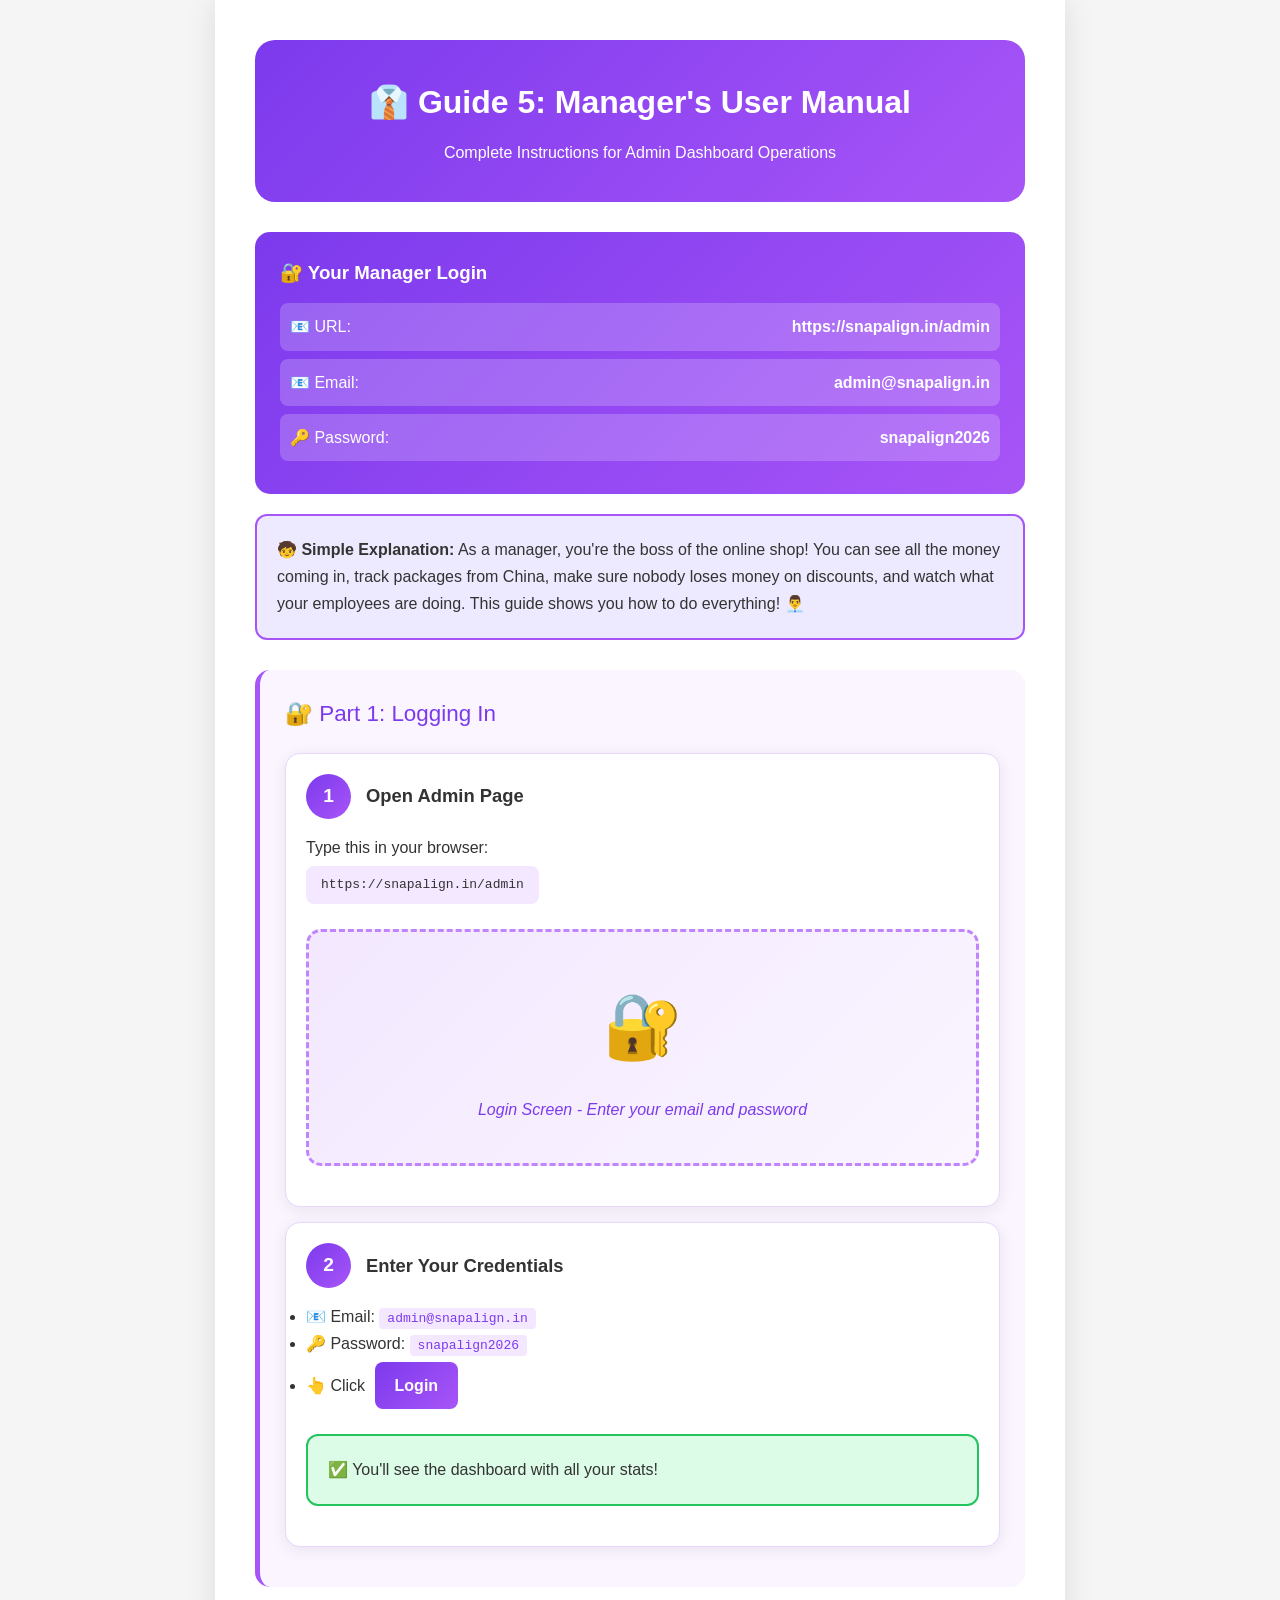
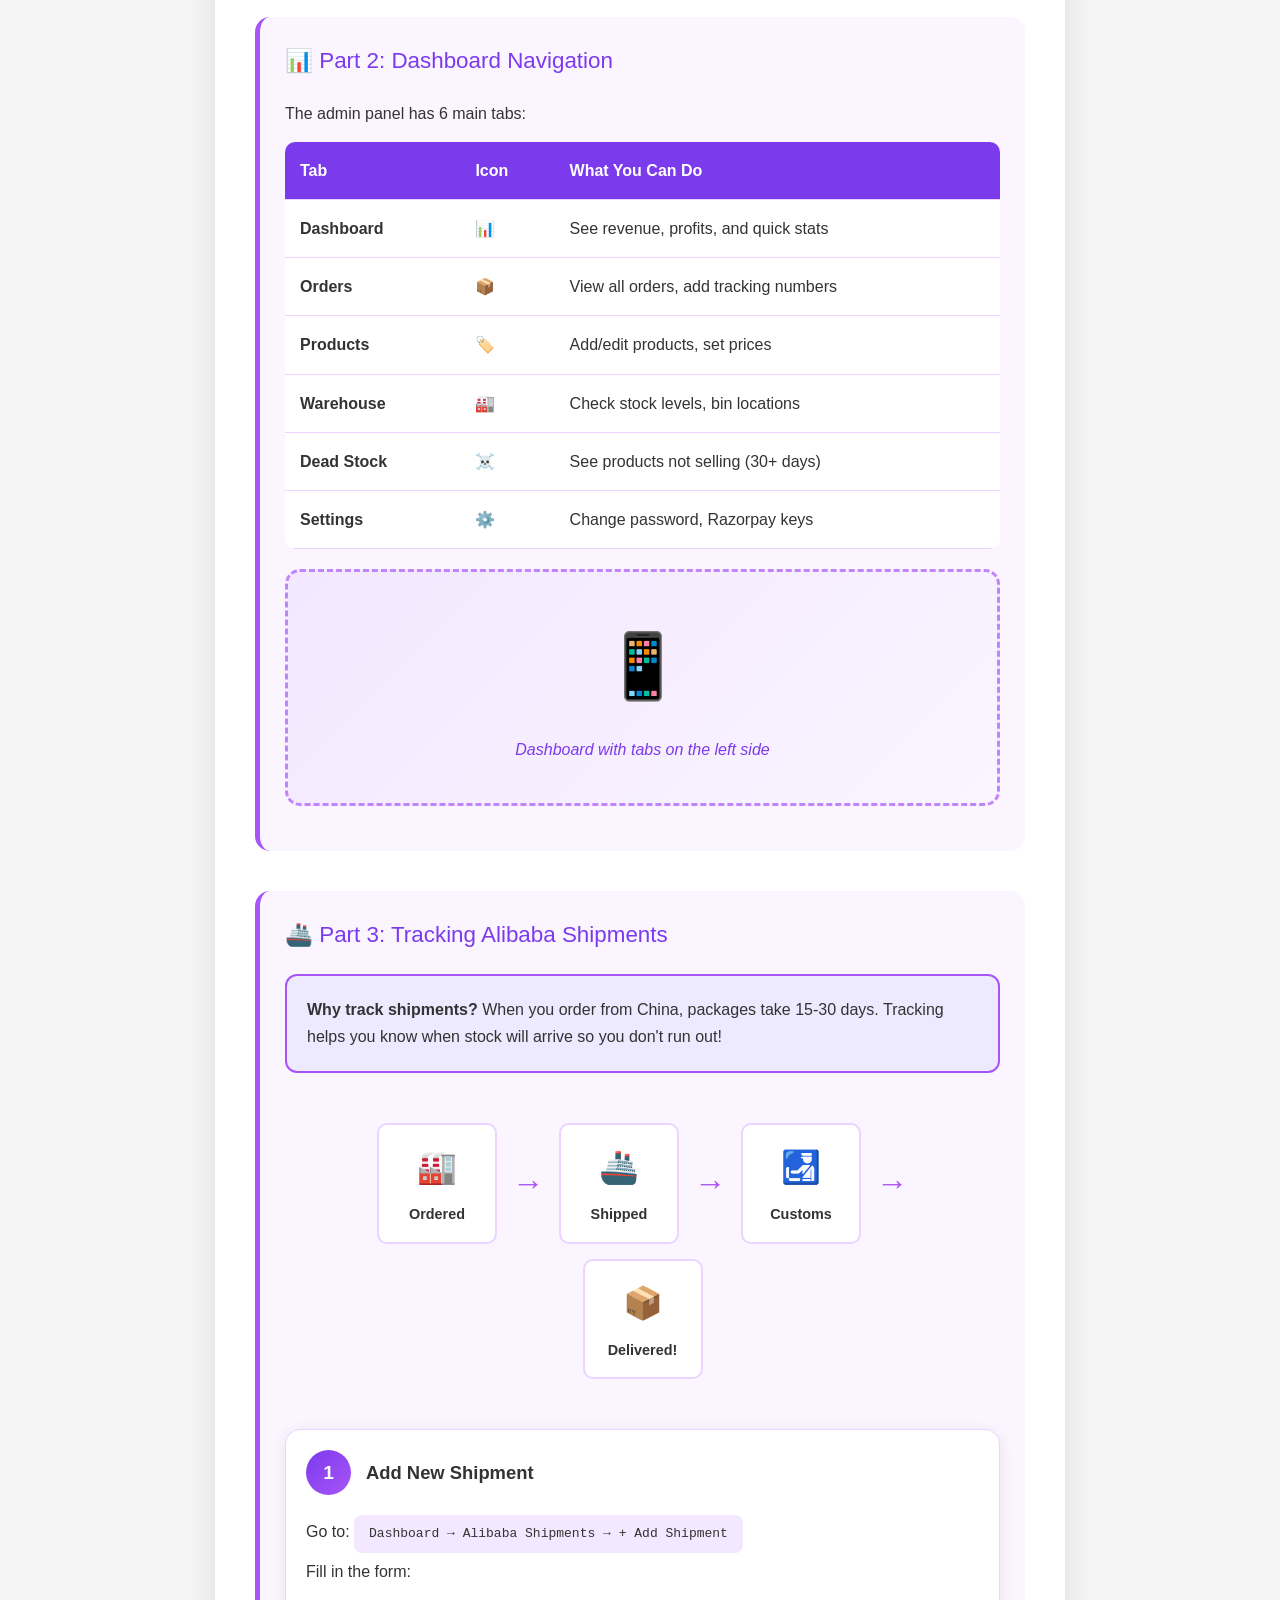
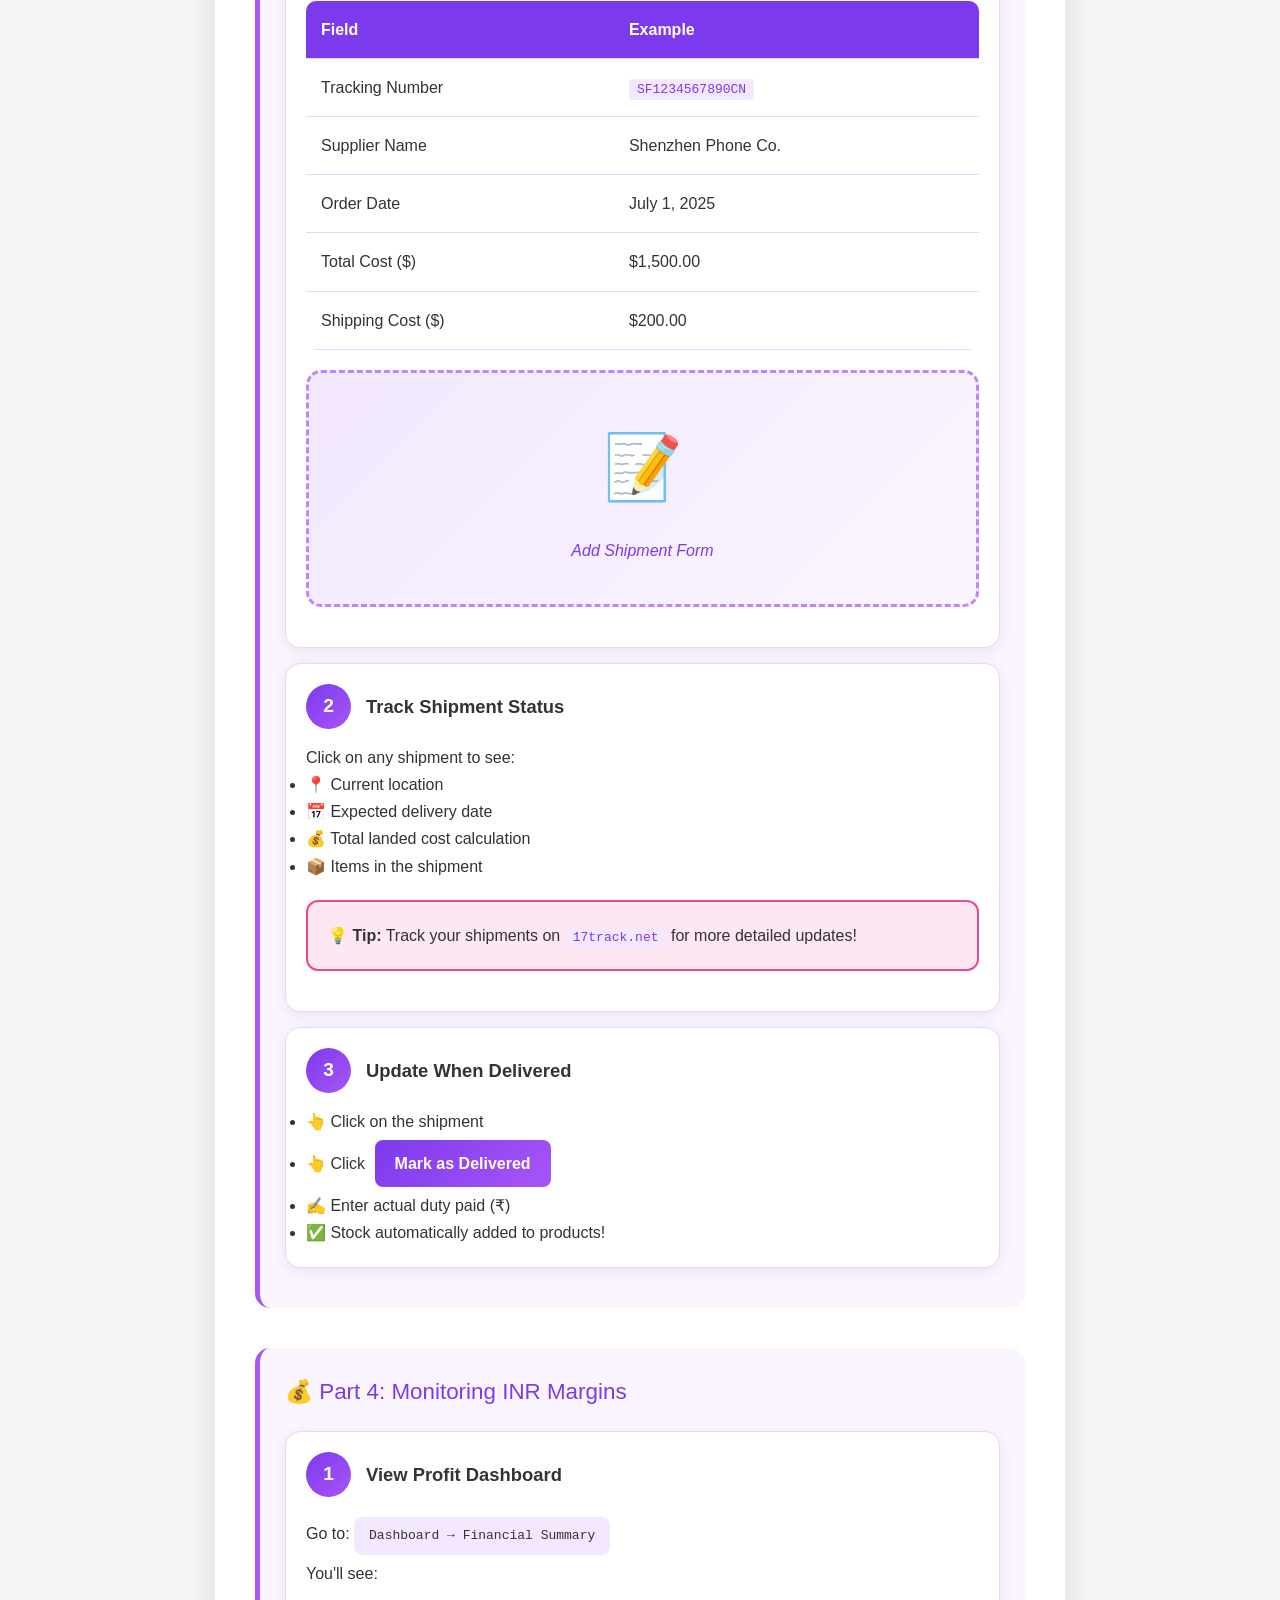
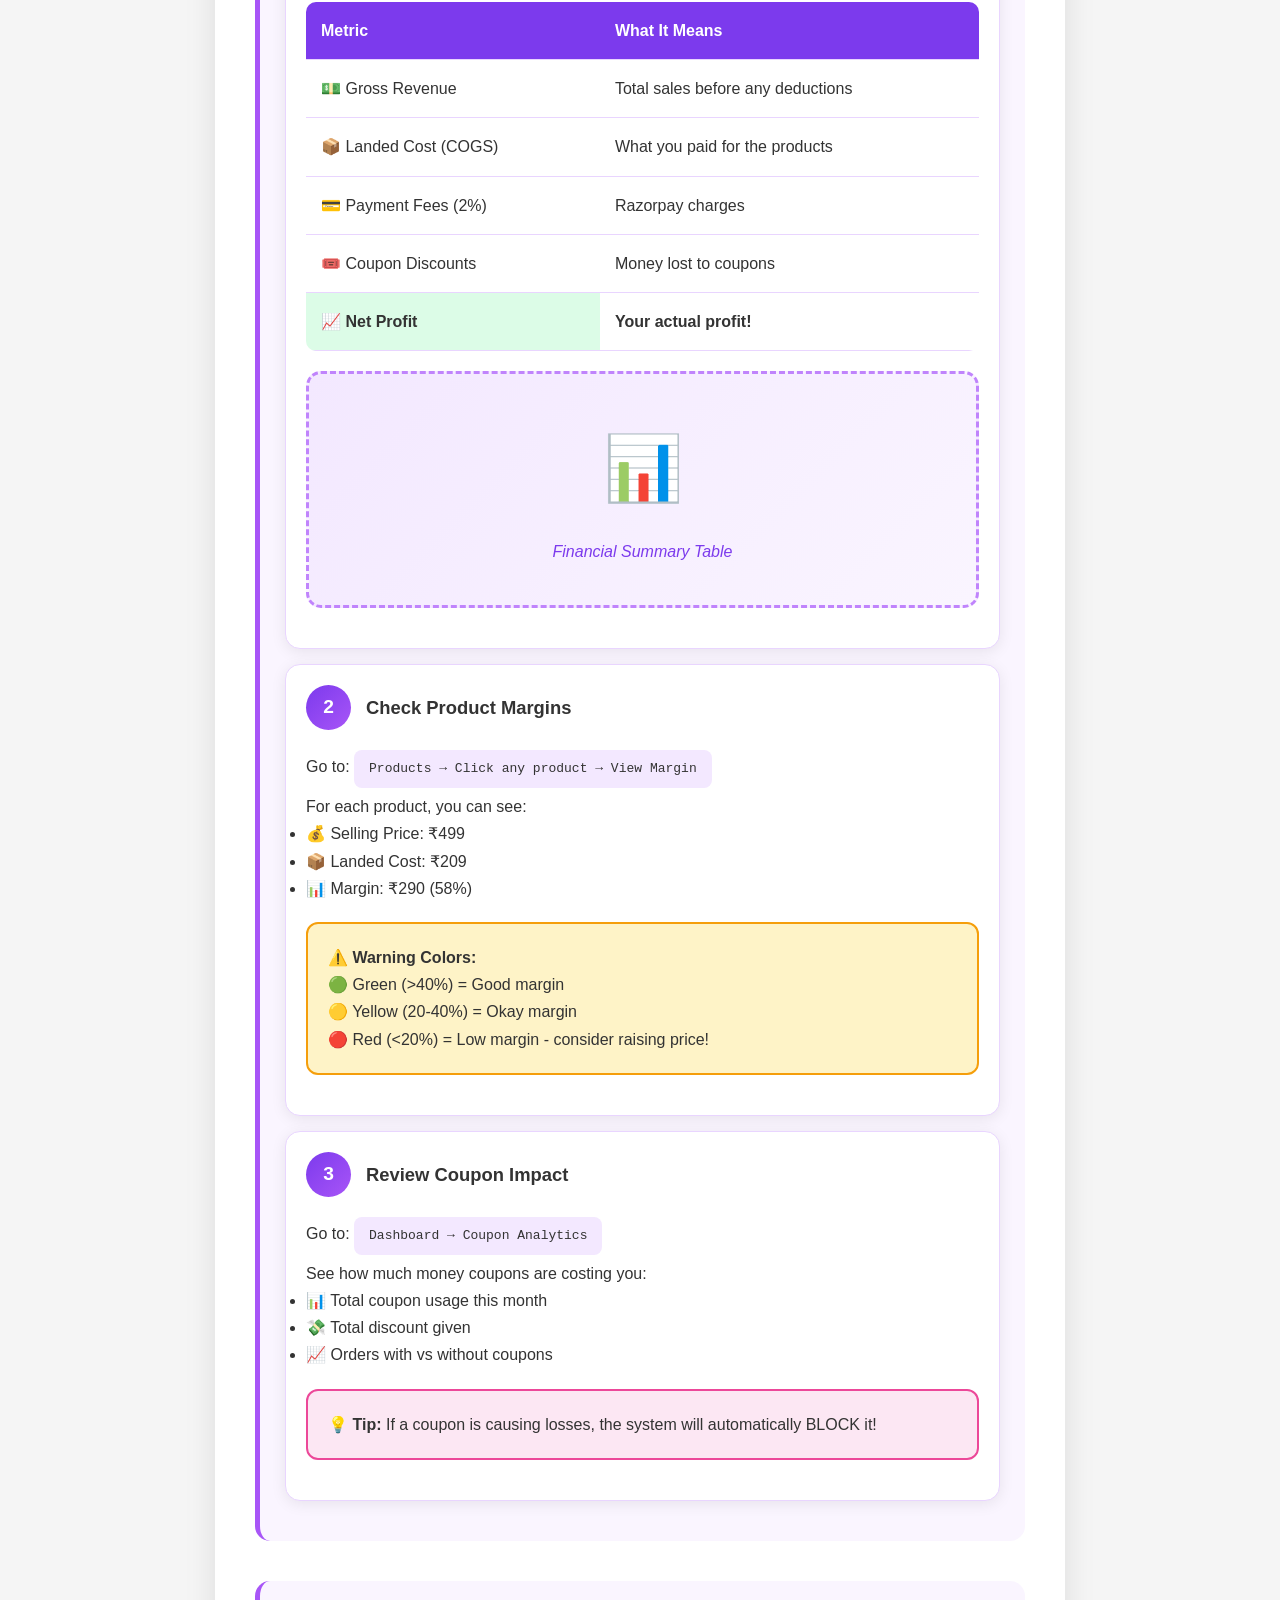
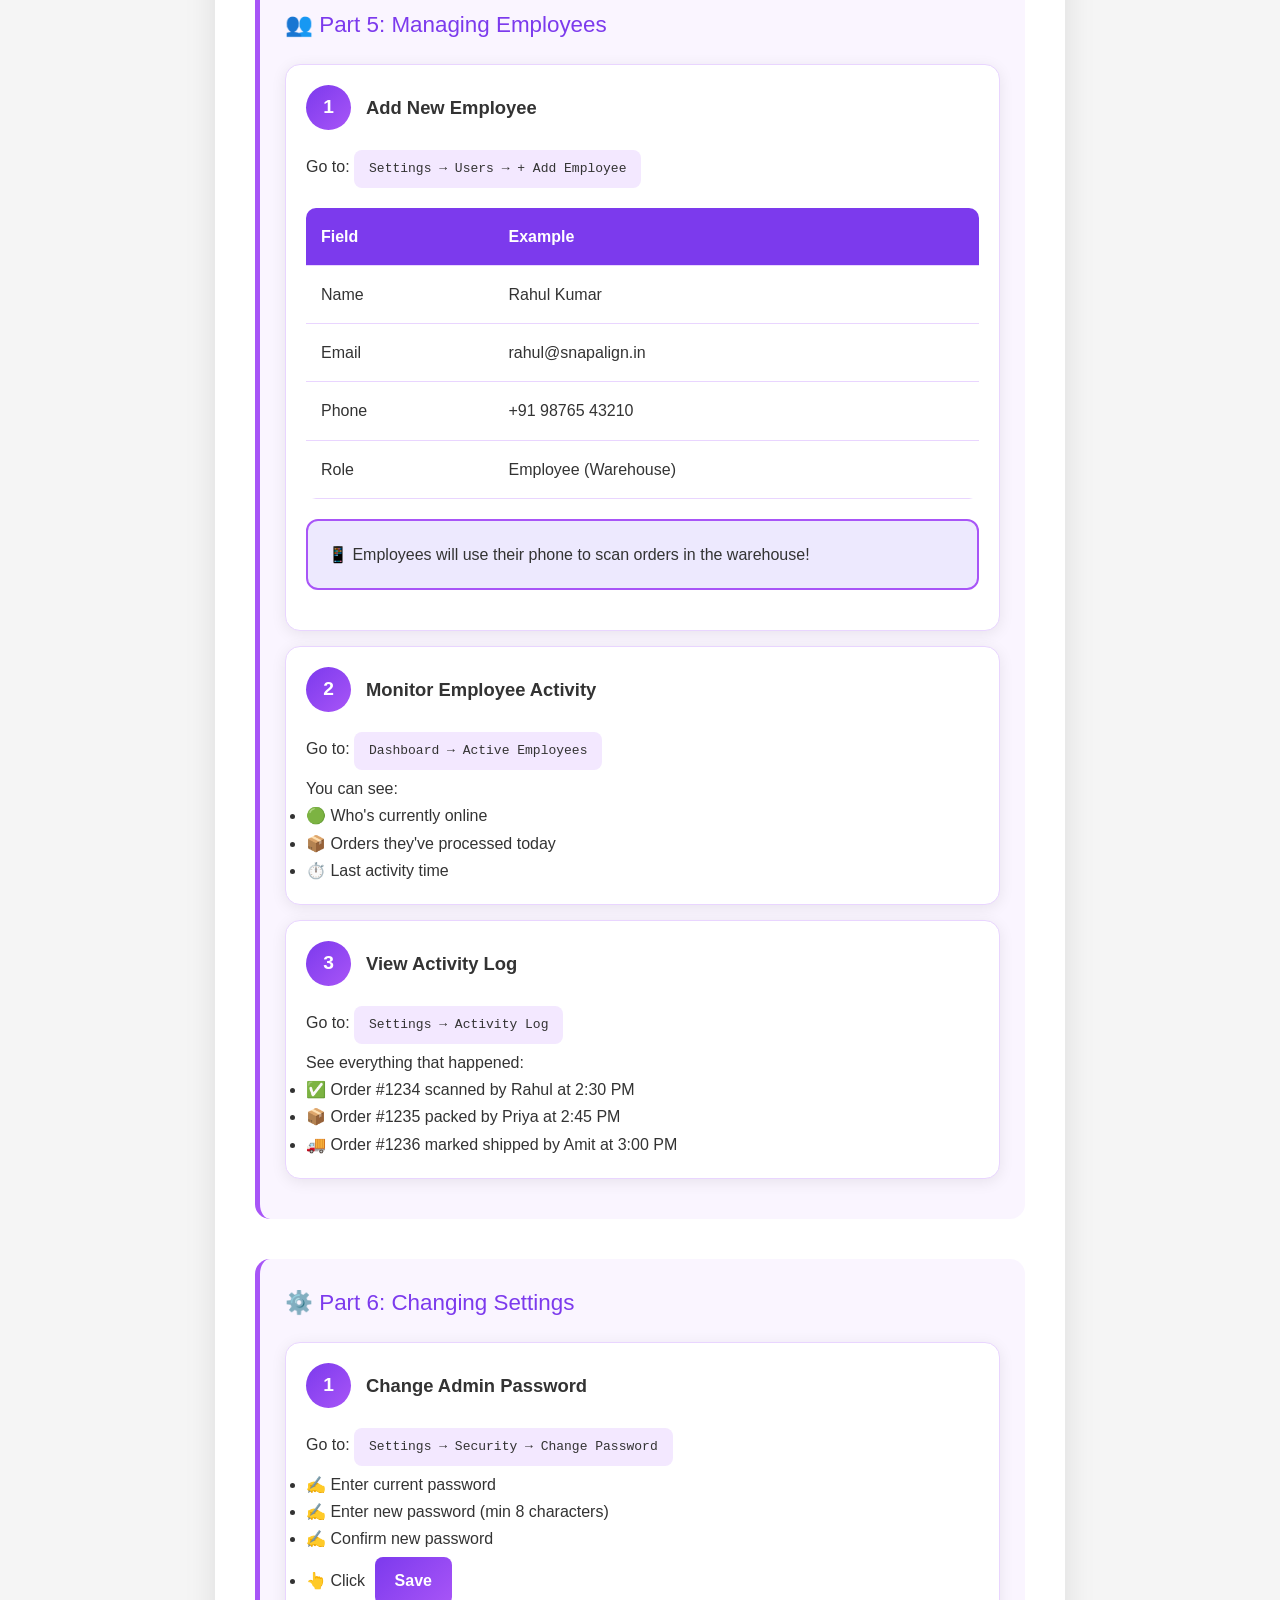
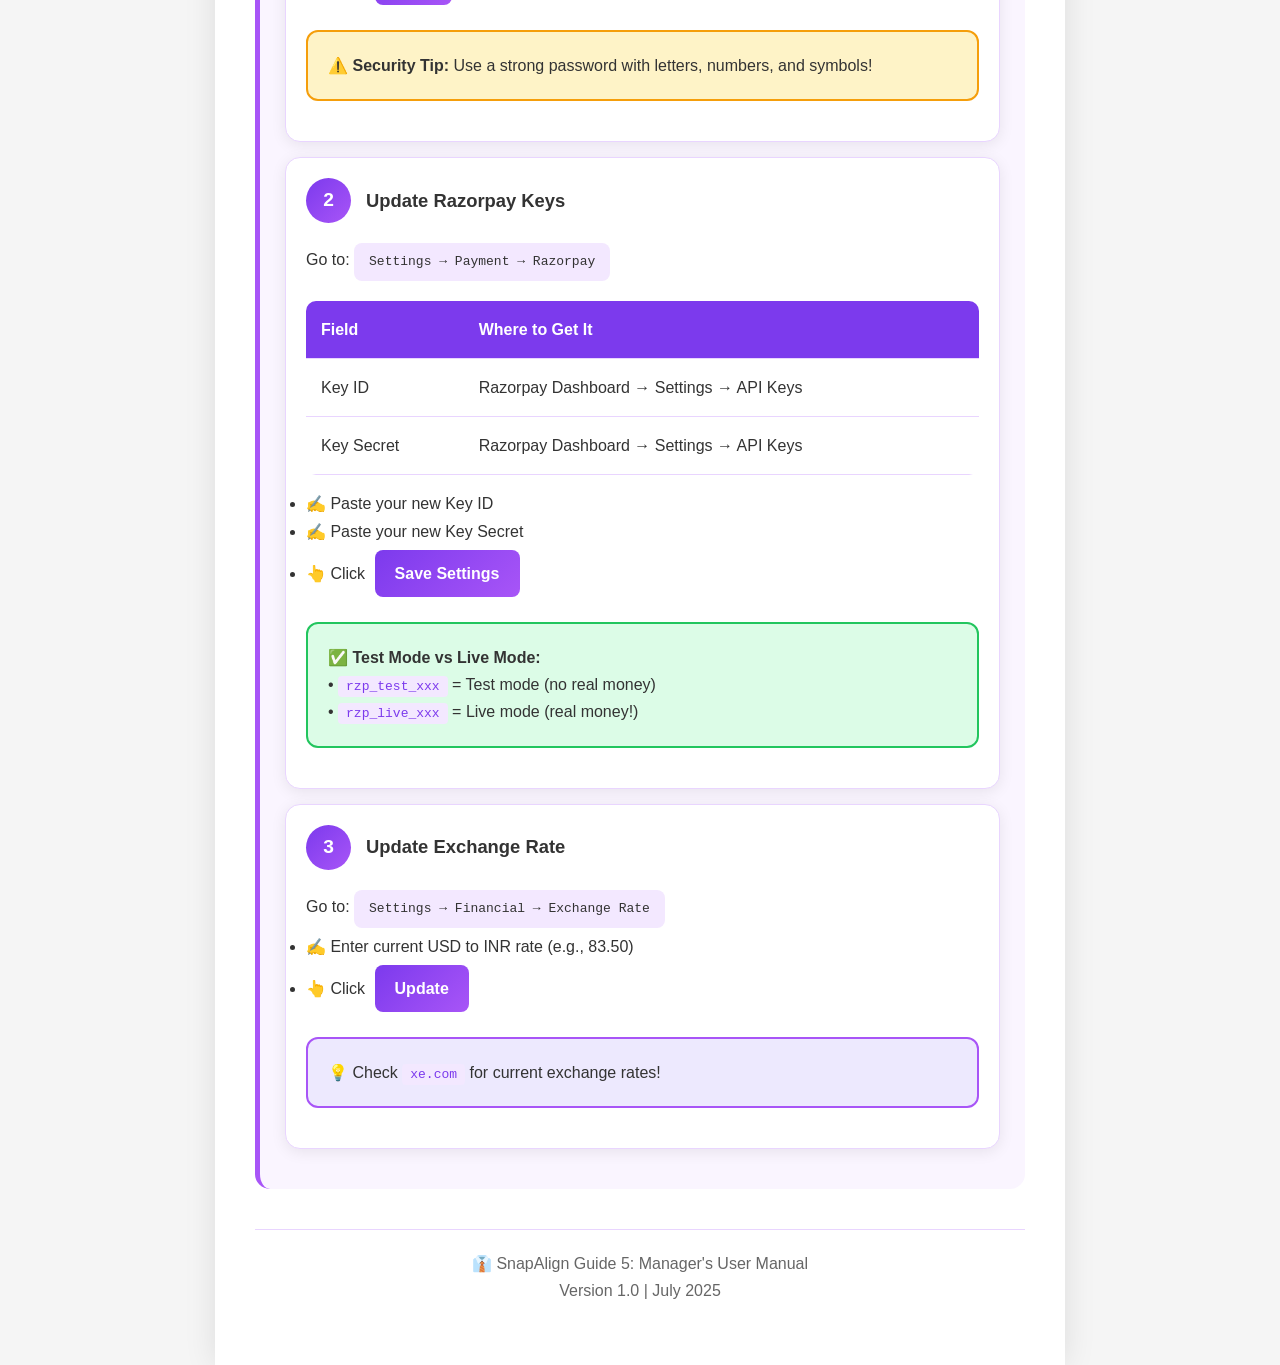
<file: docs/Guide_05_Manager_Manual.html>
<!DOCTYPE html>
<html lang="en">
<head>
    <meta charset="UTF-8">
    <meta name="viewport" content="width=device-width, initial-scale=1.0">
    <title>Guide 5: Manager's User Manual - SnapAlign</title>
    <style>
        * { margin: 0; padding: 0; box-sizing: border-box; }
        body { 
            font-family: 'Segoe UI', Tahoma, Geneva, Verdana, sans-serif; 
            background: #f5f5f5;
            color: #333;
            line-height: 1.7;
        }
        .page {
            max-width: 850px;
            margin: 0 auto;
            background: white;
            min-height: 100vh;
            padding: 40px;
            box-shadow: 0 0 30px rgba(0,0,0,0.1);
        }
        .header {
            background: linear-gradient(135deg, #7c3aed 0%, #a855f7 100%);
            color: white;
            padding: 35px;
            border-radius: 20px;
            margin-bottom: 30px;
            text-align: center;
        }
        .header h1 { font-size: 2em; margin-bottom: 10px; }
        .section {
            margin: 30px 0;
            padding: 25px;
            background: #faf5ff;
            border-radius: 15px;
            border-left: 5px solid #a855f7;
        }
        .section-title {
            font-size: 1.4em;
            color: #7c3aed;
            margin-bottom: 20px;
            display: flex;
            align-items: center;
            gap: 10px;
        }
        .step-card {
            background: white;
            border-radius: 15px;
            padding: 20px;
            margin: 15px 0;
            box-shadow: 0 3px 15px rgba(0,0,0,0.08);
            border: 1px solid #e9d5ff;
        }
        .step-header {
            display: flex;
            align-items: center;
            gap: 15px;
            margin-bottom: 15px;
        }
        .step-number {
            width: 45px;
            height: 45px;
            background: linear-gradient(135deg, #7c3aed, #a855f7);
            color: white;
            border-radius: 50%;
            display: flex;
            align-items: center;
            justify-content: center;
            font-weight: bold;
            font-size: 1.2em;
        }
        .step-title { font-weight: bold; font-size: 1.15em; }
        .screenshot-box {
            background: linear-gradient(135deg, #f3e8ff, #faf5ff);
            border: 3px dashed #c084fc;
            border-radius: 15px;
            padding: 40px;
            text-align: center;
            margin: 20px 0;
        }
        .screenshot-box .icon { font-size: 4em; margin-bottom: 15px; }
        .screenshot-box .caption { color: #7c3aed; font-style: italic; }
        .info-box {
            background: #ede9fe;
            border: 2px solid #a855f7;
            border-radius: 12px;
            padding: 20px;
            margin: 20px 0;
        }
        .warning-box {
            background: #fef3c7;
            border: 2px solid #f59e0b;
            border-radius: 12px;
            padding: 20px;
            margin: 20px 0;
        }
        .success-box {
            background: #dcfce7;
            border: 2px solid #22c55e;
            border-radius: 12px;
            padding: 20px;
            margin: 20px 0;
        }
        .tip-box {
            background: #fce7f3;
            border: 2px solid #ec4899;
            border-radius: 12px;
            padding: 20px;
            margin: 20px 0;
        }
        table {
            width: 100%;
            border-collapse: collapse;
            margin: 15px 0;
            background: white;
            border-radius: 10px;
            overflow: hidden;
        }
        th, td {
            padding: 15px;
            text-align: left;
            border-bottom: 1px solid #e9d5ff;
        }
        th { background: #7c3aed; color: white; }
        .action-button {
            display: inline-block;
            background: linear-gradient(135deg, #7c3aed, #a855f7);
            color: white;
            padding: 10px 20px;
            border-radius: 8px;
            font-weight: bold;
            margin: 5px;
        }
        .menu-path {
            background: #f3e8ff;
            padding: 8px 15px;
            border-radius: 8px;
            font-family: monospace;
            display: inline-block;
            margin: 5px 0;
        }
        code {
            background: #f3e8ff;
            padding: 3px 8px;
            border-radius: 4px;
            font-family: monospace;
            color: #7c3aed;
        }
        .flow-diagram {
            display: flex;
            justify-content: center;
            align-items: center;
            gap: 15px;
            flex-wrap: wrap;
            margin: 25px 0;
            padding: 25px;
            background: #faf5ff;
            border-radius: 15px;
        }
        .flow-item {
            background: white;
            padding: 15px 20px;
            border-radius: 10px;
            text-align: center;
            border: 2px solid #e9d5ff;
            min-width: 120px;
        }
        .flow-item .icon { font-size: 2em; margin-bottom: 8px; }
        .flow-item .label { font-size: 0.9em; font-weight: bold; }
        .flow-arrow { font-size: 2em; color: #a855f7; }
        .credentials-card {
            background: linear-gradient(135deg, #7c3aed, #a855f7);
            color: white;
            border-radius: 15px;
            padding: 25px;
            margin: 20px 0;
        }
        .credentials-card h3 { margin-bottom: 15px; }
        .cred-row {
            display: flex;
            justify-content: space-between;
            padding: 10px;
            background: rgba(255,255,255,0.2);
            border-radius: 8px;
            margin: 8px 0;
        }
        .page-break { page-break-before: always; margin-top: 40px; }
        .footer {
            text-align: center;
            padding: 20px;
            color: #666;
            border-top: 1px solid #e9d5ff;
            margin-top: 40px;
        }
    </style>
</head>
<body>
    <div class="page">
        <!-- HEADER -->
        <div class="header">
            <h1>👔 Guide 5: Manager's User Manual</h1>
            <p>Complete Instructions for Admin Dashboard Operations</p>
        </div>

        <div class="credentials-card">
            <h3>🔐 Your Manager Login</h3>
            <div class="cred-row">
                <span>📧 URL:</span>
                <strong>https://snapalign.in/admin</strong>
            </div>
            <div class="cred-row">
                <span>📧 Email:</span>
                <strong>admin@snapalign.in</strong>
            </div>
            <div class="cred-row">
                <span>🔑 Password:</span>
                <strong>snapalign2026</strong>
            </div>
        </div>

        <div class="info-box">
            <strong>🧒 Simple Explanation:</strong> As a manager, you're the boss of the online shop! 
            You can see all the money coming in, track packages from China, make sure nobody loses money on discounts, 
            and watch what your employees are doing. This guide shows you how to do everything! 👨‍💼
        </div>

        <!-- LOGIN -->
        <div class="section">
            <div class="section-title">🔐 Part 1: Logging In</div>

            <div class="step-card">
                <div class="step-header">
                    <div class="step-number">1</div>
                    <div class="step-title">Open Admin Page</div>
                </div>
                <p>Type this in your browser:</p>
                <div class="menu-path">https://snapalign.in/admin</div>
                
                <div class="screenshot-box">
                    <div class="icon">🔐</div>
                    <div class="caption">Login Screen - Enter your email and password</div>
                </div>
            </div>

            <div class="step-card">
                <div class="step-header">
                    <div class="step-number">2</div>
                    <div class="step-title">Enter Your Credentials</div>
                </div>
                <ul>
                    <li>📧 Email: <code>admin@snapalign.in</code></li>
                    <li>🔑 Password: <code>snapalign2026</code></li>
                    <li>👆 Click <span class="action-button">Login</span></li>
                </ul>
                
                <div class="success-box">
                    ✅ You'll see the dashboard with all your stats!
                </div>
            </div>
        </div>

        <!-- DASHBOARD NAVIGATION -->
        <div class="section">
            <div class="section-title">📊 Part 2: Dashboard Navigation</div>
            
            <p>The admin panel has 6 main tabs:</p>
            
            <table>
                <tr>
                    <th>Tab</th>
                    <th>Icon</th>
                    <th>What You Can Do</th>
                </tr>
                <tr>
                    <td><strong>Dashboard</strong></td>
                    <td>📊</td>
                    <td>See revenue, profits, and quick stats</td>
                </tr>
                <tr>
                    <td><strong>Orders</strong></td>
                    <td>📦</td>
                    <td>View all orders, add tracking numbers</td>
                </tr>
                <tr>
                    <td><strong>Products</strong></td>
                    <td>🏷️</td>
                    <td>Add/edit products, set prices</td>
                </tr>
                <tr>
                    <td><strong>Warehouse</strong></td>
                    <td>🏭</td>
                    <td>Check stock levels, bin locations</td>
                </tr>
                <tr>
                    <td><strong>Dead Stock</strong></td>
                    <td>☠️</td>
                    <td>See products not selling (30+ days)</td>
                </tr>
                <tr>
                    <td><strong>Settings</strong></td>
                    <td>⚙️</td>
                    <td>Change password, Razorpay keys</td>
                </tr>
            </table>

            <div class="screenshot-box">
                <div class="icon">📱</div>
                <div class="caption">Dashboard with tabs on the left side</div>
            </div>
        </div>

        <!-- ALIBABA TRACKING -->
        <div class="section page-break">
            <div class="section-title">🚢 Part 3: Tracking Alibaba Shipments</div>
            
            <div class="info-box">
                <strong>Why track shipments?</strong> When you order from China, packages take 15-30 days. 
                Tracking helps you know when stock will arrive so you don't run out!
            </div>

            <div class="flow-diagram">
                <div class="flow-item">
                    <div class="icon">🏭</div>
                    <div class="label">Ordered</div>
                </div>
                <div class="flow-arrow">→</div>
                <div class="flow-item">
                    <div class="icon">🚢</div>
                    <div class="label">Shipped</div>
                </div>
                <div class="flow-arrow">→</div>
                <div class="flow-item">
                    <div class="icon">🛃</div>
                    <div class="label">Customs</div>
                </div>
                <div class="flow-arrow">→</div>
                <div class="flow-item">
                    <div class="icon">📦</div>
                    <div class="label">Delivered!</div>
                </div>
            </div>

            <div class="step-card">
                <div class="step-header">
                    <div class="step-number">1</div>
                    <div class="step-title">Add New Shipment</div>
                </div>
                <p>Go to: <span class="menu-path">Dashboard → Alibaba Shipments → + Add Shipment</span></p>
                
                <p>Fill in the form:</p>
                <table>
                    <tr><th>Field</th><th>Example</th></tr>
                    <tr><td>Tracking Number</td><td><code>SF1234567890CN</code></td></tr>
                    <tr><td>Supplier Name</td><td>Shenzhen Phone Co.</td></tr>
                    <tr><td>Order Date</td><td>July 1, 2025</td></tr>
                    <tr><td>Total Cost ($)</td><td>$1,500.00</td></tr>
                    <tr><td>Shipping Cost ($)</td><td>$200.00</td></tr>
                </table>
                
                <div class="screenshot-box">
                    <div class="icon">📝</div>
                    <div class="caption">Add Shipment Form</div>
                </div>
            </div>

            <div class="step-card">
                <div class="step-header">
                    <div class="step-number">2</div>
                    <div class="step-title">Track Shipment Status</div>
                </div>
                <p>Click on any shipment to see:</p>
                <ul>
                    <li>📍 Current location</li>
                    <li>📅 Expected delivery date</li>
                    <li>💰 Total landed cost calculation</li>
                    <li>📦 Items in the shipment</li>
                </ul>
                
                <div class="tip-box">
                    💡 <strong>Tip:</strong> Track your shipments on <code>17track.net</code> for more detailed updates!
                </div>
            </div>

            <div class="step-card">
                <div class="step-header">
                    <div class="step-number">3</div>
                    <div class="step-title">Update When Delivered</div>
                </div>
                <ul>
                    <li>👆 Click on the shipment</li>
                    <li>👆 Click <span class="action-button">Mark as Delivered</span></li>
                    <li>✍️ Enter actual duty paid (₹)</li>
                    <li>✅ Stock automatically added to products!</li>
                </ul>
            </div>
        </div>

        <!-- PROFIT MONITORING -->
        <div class="section page-break">
            <div class="section-title">💰 Part 4: Monitoring INR Margins</div>

            <div class="step-card">
                <div class="step-header">
                    <div class="step-number">1</div>
                    <div class="step-title">View Profit Dashboard</div>
                </div>
                <p>Go to: <span class="menu-path">Dashboard → Financial Summary</span></p>
                
                <p>You'll see:</p>
                <table>
                    <tr><th>Metric</th><th>What It Means</th></tr>
                    <tr><td>💵 Gross Revenue</td><td>Total sales before any deductions</td></tr>
                    <tr><td>📦 Landed Cost (COGS)</td><td>What you paid for the products</td></tr>
                    <tr><td>💳 Payment Fees (2%)</td><td>Razorpay charges</td></tr>
                    <tr><td>🎟️ Coupon Discounts</td><td>Money lost to coupons</td></tr>
                    <tr><td style="background: #dcfce7;"><strong>📈 Net Profit</strong></td><td><strong>Your actual profit!</strong></td></tr>
                </table>
                
                <div class="screenshot-box">
                    <div class="icon">📊</div>
                    <div class="caption">Financial Summary Table</div>
                </div>
            </div>

            <div class="step-card">
                <div class="step-header">
                    <div class="step-number">2</div>
                    <div class="step-title">Check Product Margins</div>
                </div>
                <p>Go to: <span class="menu-path">Products → Click any product → View Margin</span></p>
                
                <p>For each product, you can see:</p>
                <ul>
                    <li>💰 Selling Price: ₹499</li>
                    <li>📦 Landed Cost: ₹209</li>
                    <li>📊 Margin: ₹290 (58%)</li>
                </ul>
                
                <div class="warning-box">
                    ⚠️ <strong>Warning Colors:</strong><br>
                    🟢 Green (>40%) = Good margin<br>
                    🟡 Yellow (20-40%) = Okay margin<br>
                    🔴 Red (<20%) = Low margin - consider raising price!
                </div>
            </div>

            <div class="step-card">
                <div class="step-header">
                    <div class="step-number">3</div>
                    <div class="step-title">Review Coupon Impact</div>
                </div>
                <p>Go to: <span class="menu-path">Dashboard → Coupon Analytics</span></p>
                
                <p>See how much money coupons are costing you:</p>
                <ul>
                    <li>📊 Total coupon usage this month</li>
                    <li>💸 Total discount given</li>
                    <li>📈 Orders with vs without coupons</li>
                </ul>
                
                <div class="tip-box">
                    💡 <strong>Tip:</strong> If a coupon is causing losses, the system will automatically BLOCK it!
                </div>
            </div>
        </div>

        <!-- EMPLOYEE MANAGEMENT -->
        <div class="section page-break">
            <div class="section-title">👥 Part 5: Managing Employees</div>

            <div class="step-card">
                <div class="step-header">
                    <div class="step-number">1</div>
                    <div class="step-title">Add New Employee</div>
                </div>
                <p>Go to: <span class="menu-path">Settings → Users → + Add Employee</span></p>
                
                <table>
                    <tr><th>Field</th><th>Example</th></tr>
                    <tr><td>Name</td><td>Rahul Kumar</td></tr>
                    <tr><td>Email</td><td>rahul@snapalign.in</td></tr>
                    <tr><td>Phone</td><td>+91 98765 43210</td></tr>
                    <tr><td>Role</td><td>Employee (Warehouse)</td></tr>
                </table>
                
                <div class="info-box">
                    📱 Employees will use their phone to scan orders in the warehouse!
                </div>
            </div>

            <div class="step-card">
                <div class="step-header">
                    <div class="step-number">2</div>
                    <div class="step-title">Monitor Employee Activity</div>
                </div>
                <p>Go to: <span class="menu-path">Dashboard → Active Employees</span></p>
                
                <p>You can see:</p>
                <ul>
                    <li>🟢 Who's currently online</li>
                    <li>📦 Orders they've processed today</li>
                    <li>⏱️ Last activity time</li>
                </ul>
            </div>

            <div class="step-card">
                <div class="step-header">
                    <div class="step-number">3</div>
                    <div class="step-title">View Activity Log</div>
                </div>
                <p>Go to: <span class="menu-path">Settings → Activity Log</span></p>
                
                <p>See everything that happened:</p>
                <ul>
                    <li>✅ Order #1234 scanned by Rahul at 2:30 PM</li>
                    <li>📦 Order #1235 packed by Priya at 2:45 PM</li>
                    <li>🚚 Order #1236 marked shipped by Amit at 3:00 PM</li>
                </ul>
            </div>
        </div>

        <!-- SETTINGS -->
        <div class="section page-break">
            <div class="section-title">⚙️ Part 6: Changing Settings</div>

            <div class="step-card">
                <div class="step-header">
                    <div class="step-number">1</div>
                    <div class="step-title">Change Admin Password</div>
                </div>
                <p>Go to: <span class="menu-path">Settings → Security → Change Password</span></p>
                
                <ul>
                    <li>✍️ Enter current password</li>
                    <li>✍️ Enter new password (min 8 characters)</li>
                    <li>✍️ Confirm new password</li>
                    <li>👆 Click <span class="action-button">Save</span></li>
                </ul>
                
                <div class="warning-box">
                    ⚠️ <strong>Security Tip:</strong> Use a strong password with letters, numbers, and symbols!
                </div>
            </div>

            <div class="step-card">
                <div class="step-header">
                    <div class="step-number">2</div>
                    <div class="step-title">Update Razorpay Keys</div>
                </div>
                <p>Go to: <span class="menu-path">Settings → Payment → Razorpay</span></p>
                
                <table>
                    <tr><th>Field</th><th>Where to Get It</th></tr>
                    <tr><td>Key ID</td><td>Razorpay Dashboard → Settings → API Keys</td></tr>
                    <tr><td>Key Secret</td><td>Razorpay Dashboard → Settings → API Keys</td></tr>
                </table>
                
                <ul>
                    <li>✍️ Paste your new Key ID</li>
                    <li>✍️ Paste your new Key Secret</li>
                    <li>👆 Click <span class="action-button">Save Settings</span></li>
                </ul>
                
                <div class="success-box">
                    ✅ <strong>Test Mode vs Live Mode:</strong><br>
                    • <code>rzp_test_xxx</code> = Test mode (no real money)<br>
                    • <code>rzp_live_xxx</code> = Live mode (real money!)
                </div>
            </div>

            <div class="step-card">
                <div class="step-header">
                    <div class="step-number">3</div>
                    <div class="step-title">Update Exchange Rate</div>
                </div>
                <p>Go to: <span class="menu-path">Settings → Financial → Exchange Rate</span></p>
                
                <ul>
                    <li>✍️ Enter current USD to INR rate (e.g., 83.50)</li>
                    <li>👆 Click <span class="action-button">Update</span></li>
                </ul>
                
                <div class="info-box">
                    💡 Check <code>xe.com</code> for current exchange rates!
                </div>
            </div>
        </div>

        <div class="footer">
            <p>👔 SnapAlign Guide 5: Manager's User Manual</p>
            <p>Version 1.0 | July 2025</p>
        </div>
    </div>
</body>
</html>
</file>
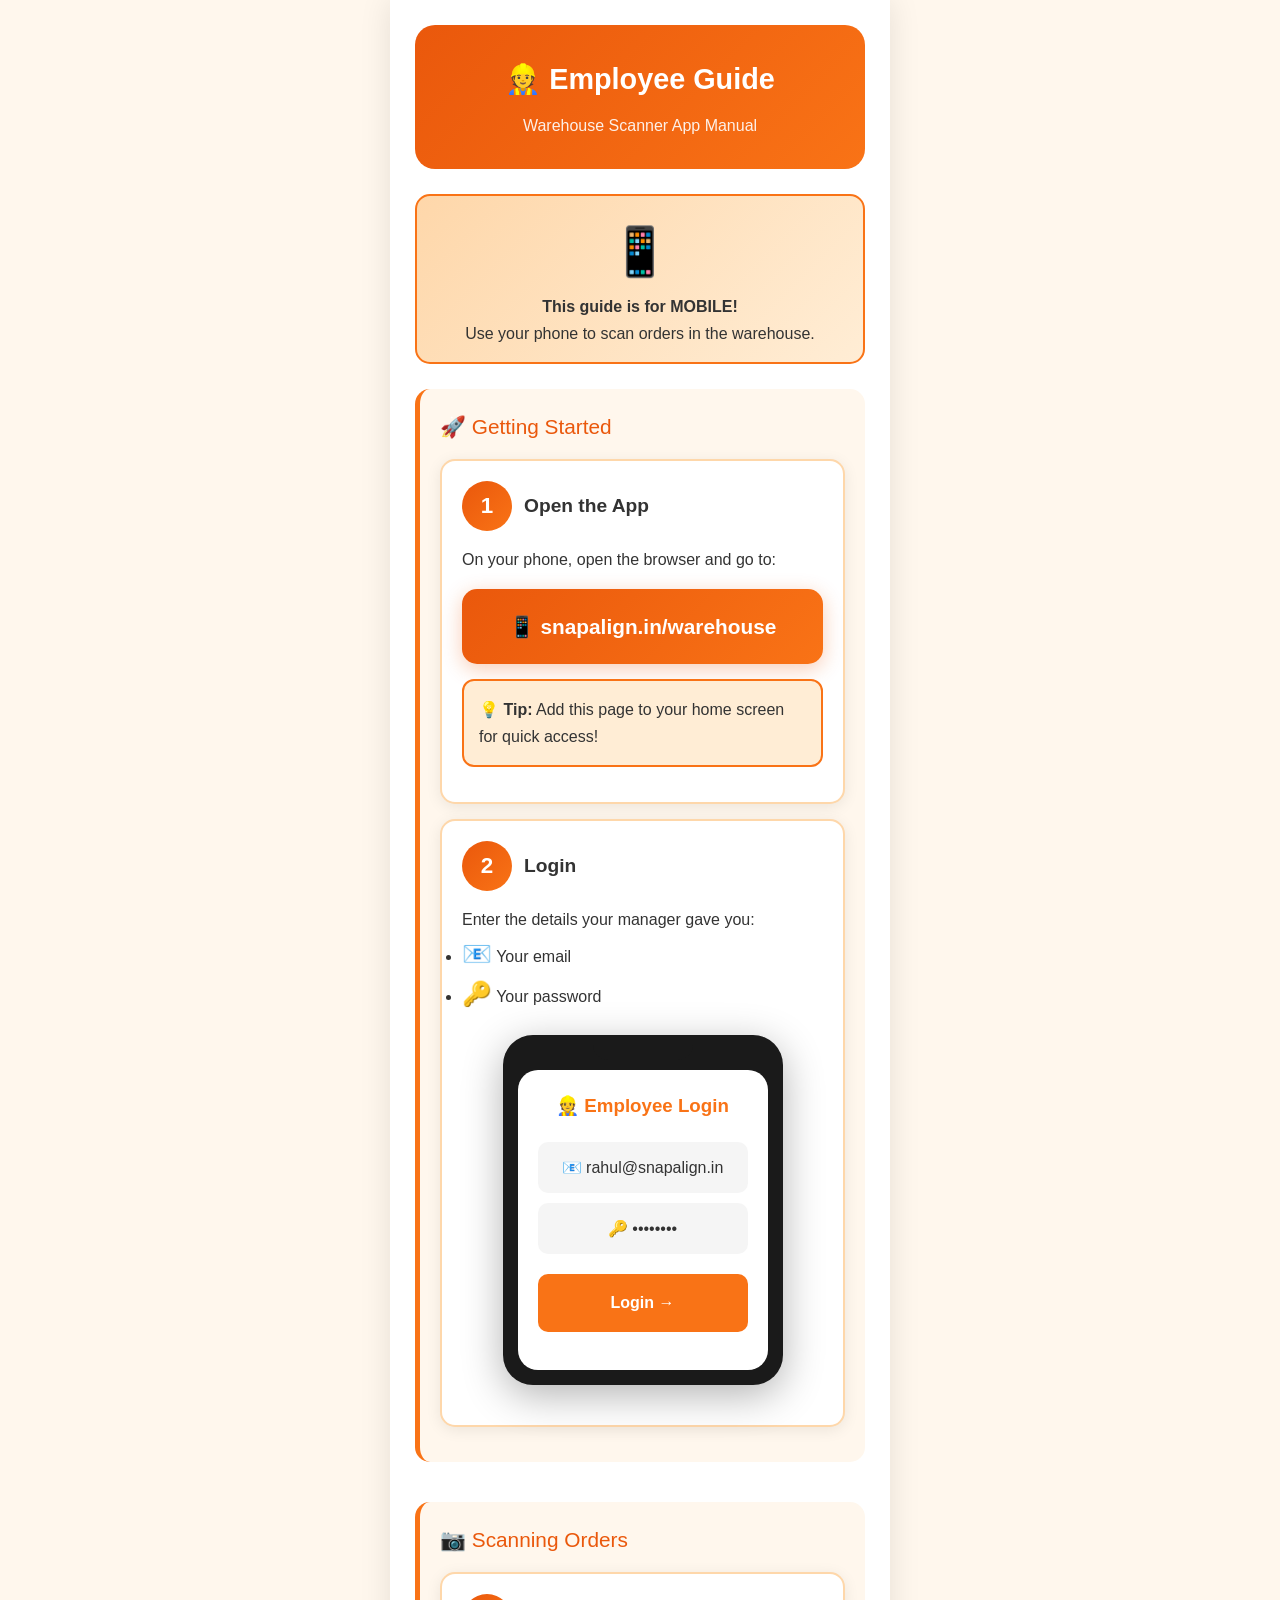
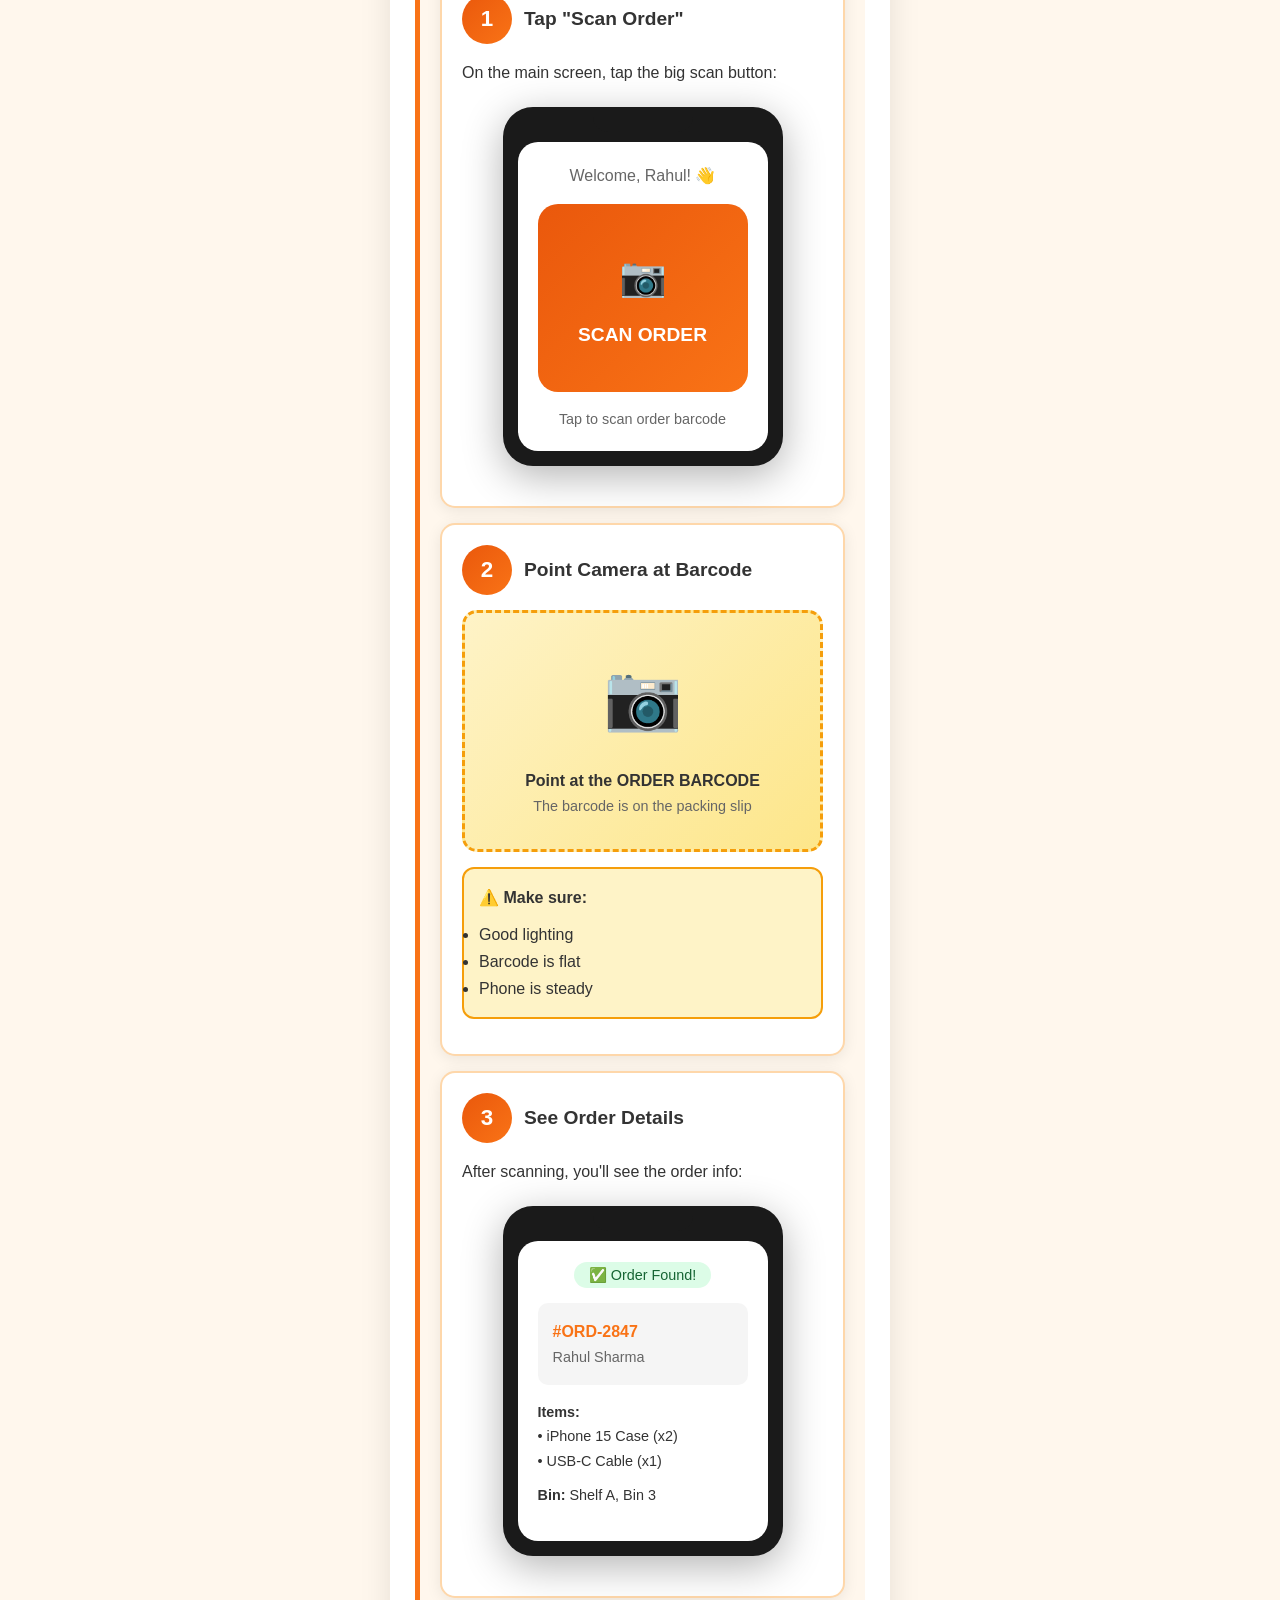
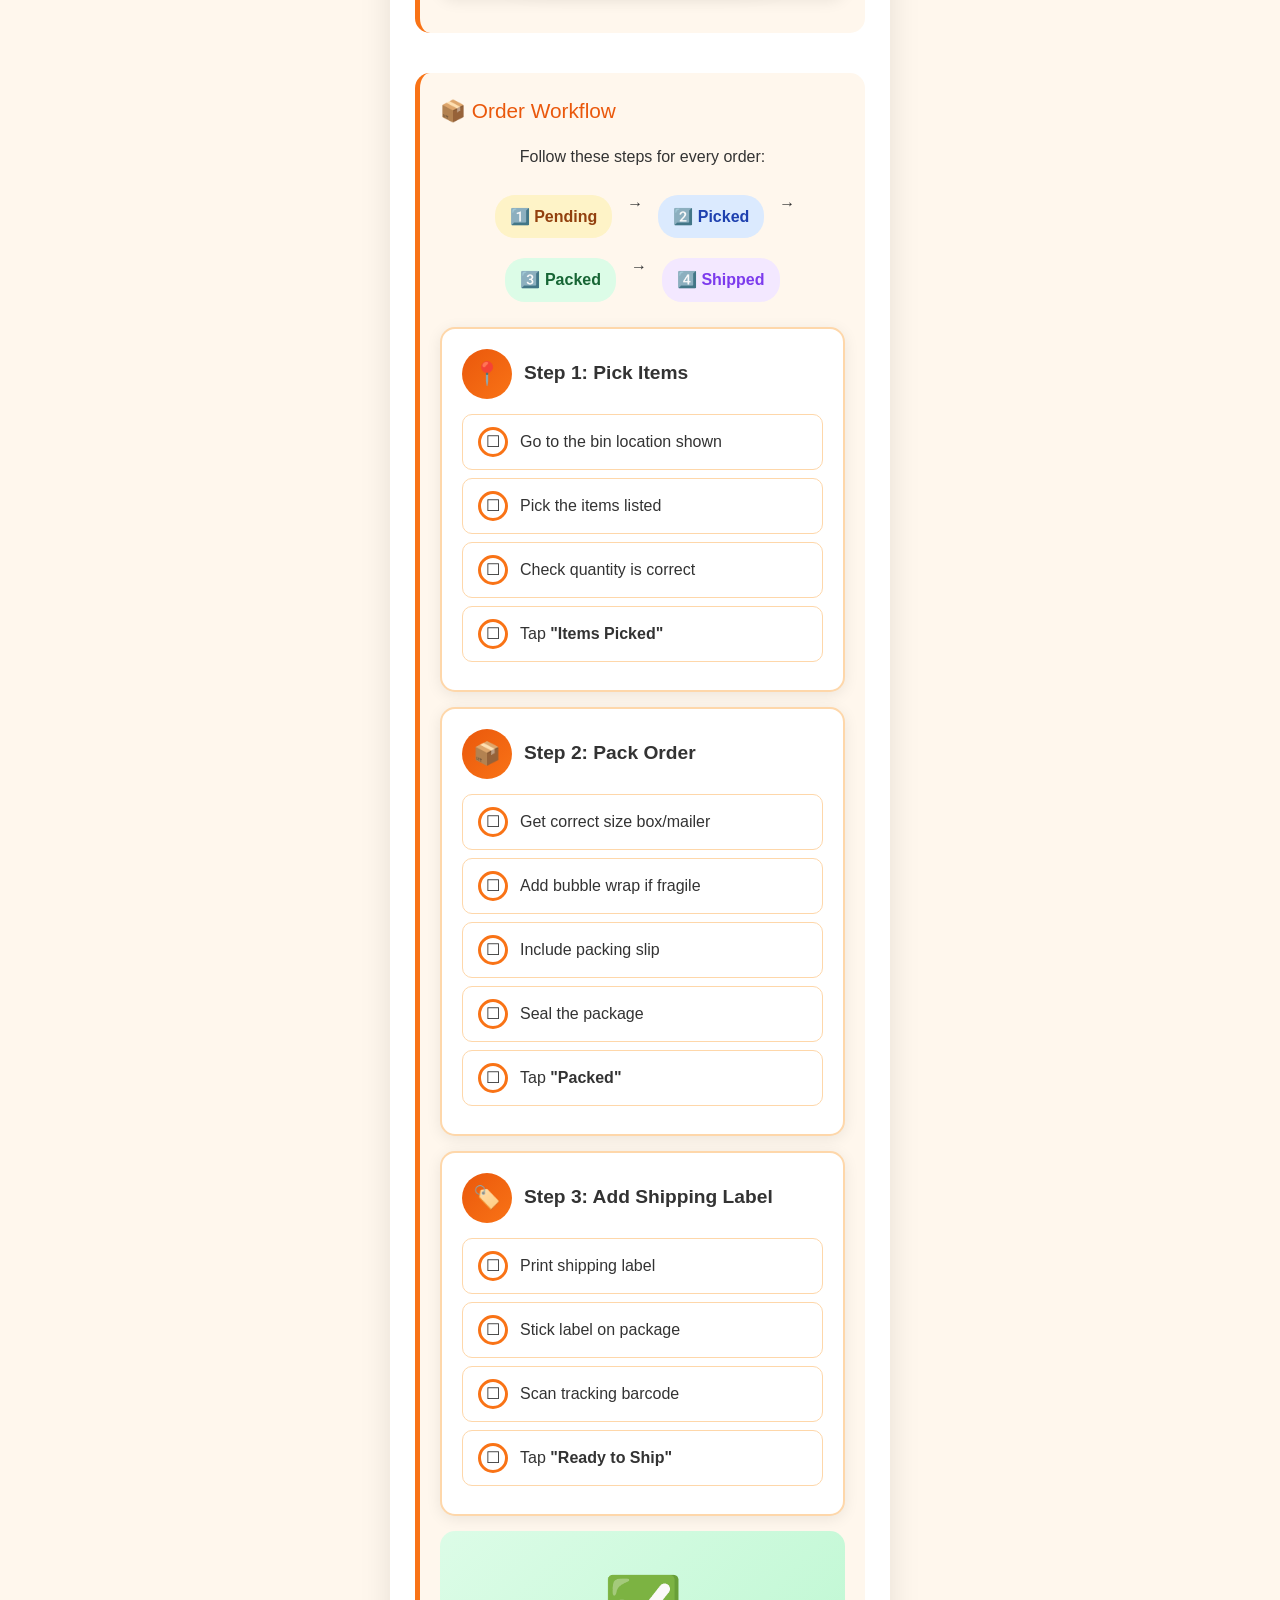
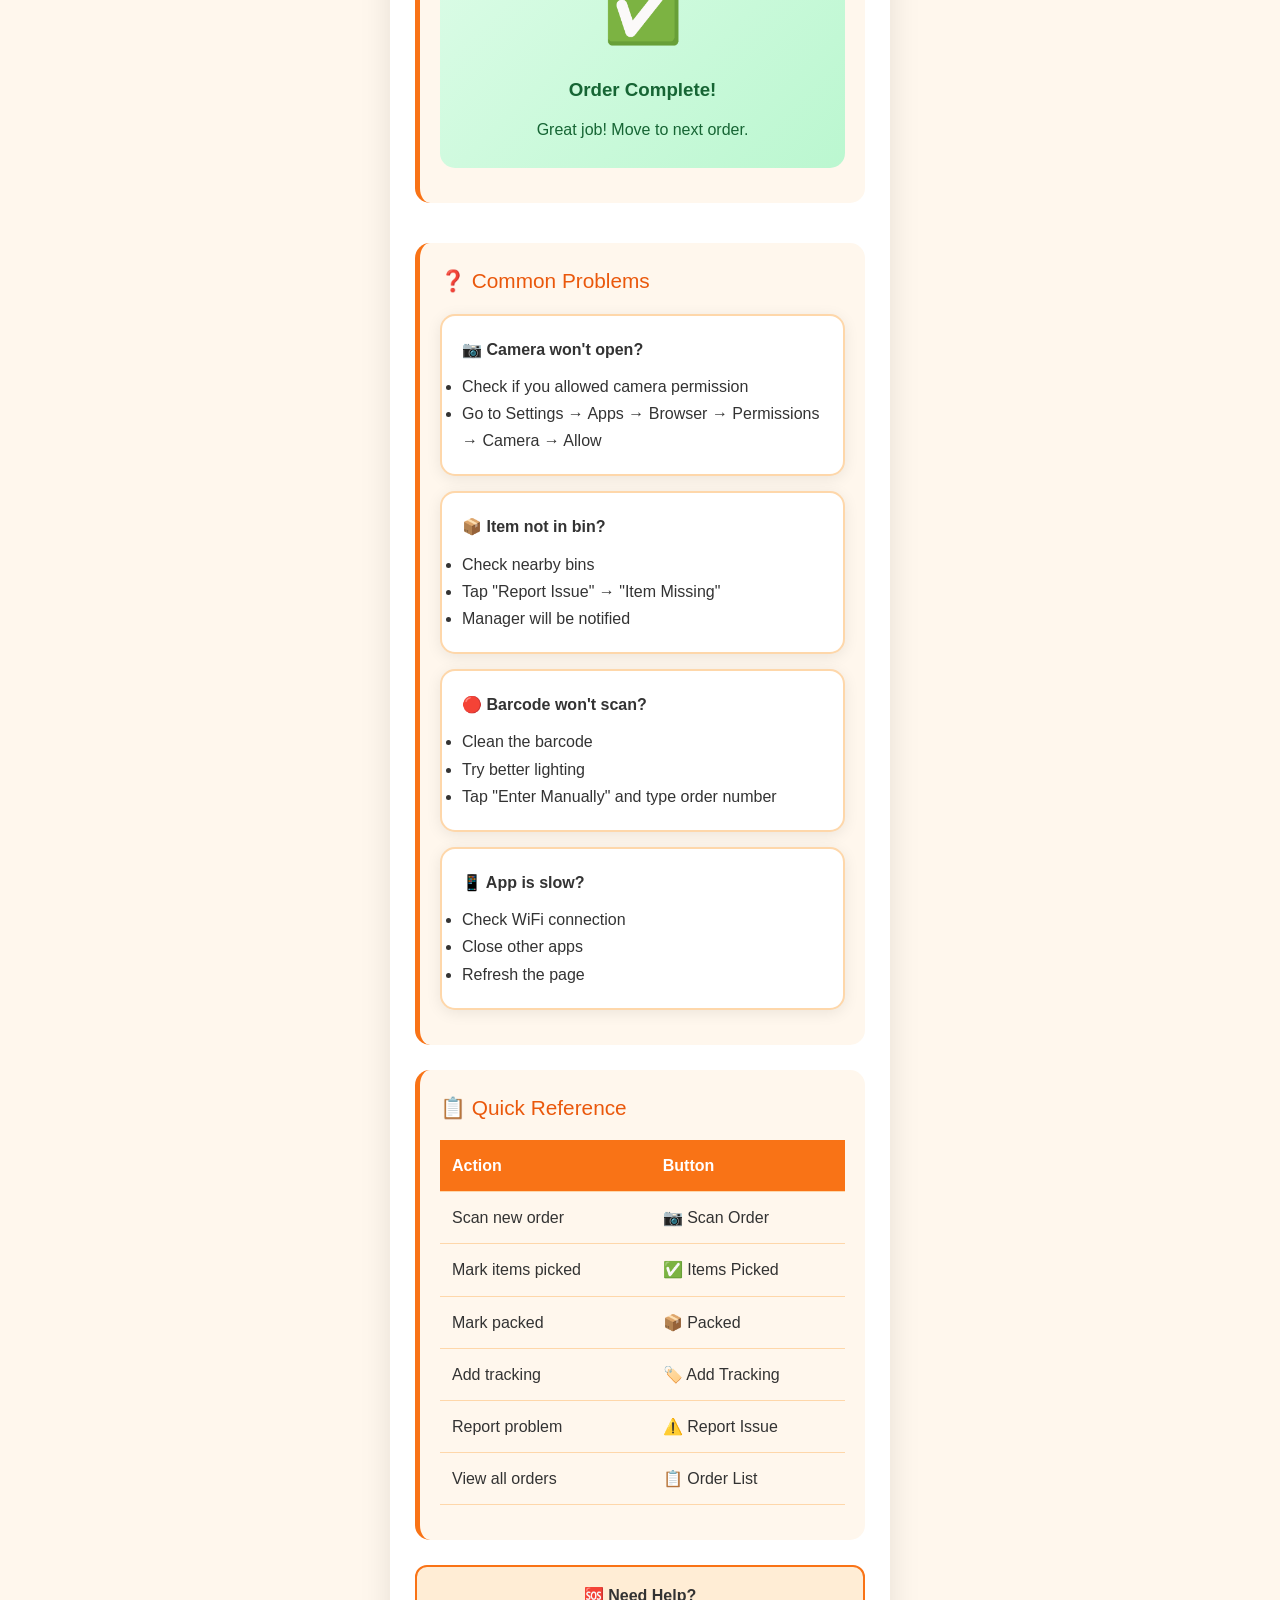
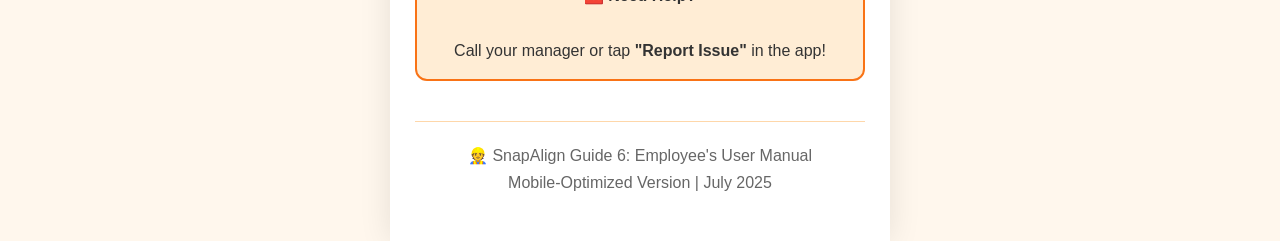
<file: docs/Guide_06_Employee_Manual.html>
<!DOCTYPE html>
<html lang="en">
<head>
    <meta charset="UTF-8">
    <meta name="viewport" content="width=device-width, initial-scale=1.0">
    <title>Guide 6: Employee's User Manual - SnapAlign</title>
    <style>
        * { margin: 0; padding: 0; box-sizing: border-box; }
        body { 
            font-family: 'Segoe UI', Tahoma, Geneva, Verdana, sans-serif; 
            background: #fff7ed;
            color: #333;
            line-height: 1.7;
        }
        .page {
            max-width: 500px;
            margin: 0 auto;
            background: white;
            min-height: 100vh;
            padding: 25px;
            box-shadow: 0 0 30px rgba(0,0,0,0.1);
        }
        .header {
            background: linear-gradient(135deg, #ea580c 0%, #f97316 100%);
            color: white;
            padding: 30px 20px;
            border-radius: 20px;
            margin-bottom: 25px;
            text-align: center;
        }
        .header h1 { font-size: 1.8em; margin-bottom: 8px; }
        .header p { opacity: 0.9; font-size: 1em; }
        .mobile-note {
            background: linear-gradient(135deg, #fed7aa, #ffedd5);
            border: 2px solid #f97316;
            border-radius: 15px;
            padding: 15px;
            margin: 20px 0;
            text-align: center;
        }
        .mobile-note .icon { font-size: 3em; }
        .section {
            margin: 25px 0;
            padding: 20px;
            background: #fff7ed;
            border-radius: 15px;
            border-left: 5px solid #f97316;
        }
        .section-title {
            font-size: 1.3em;
            color: #ea580c;
            margin-bottom: 15px;
            display: flex;
            align-items: center;
            gap: 10px;
        }
        .step-card {
            background: white;
            border-radius: 15px;
            padding: 20px;
            margin: 15px 0;
            box-shadow: 0 3px 15px rgba(0,0,0,0.08);
            border: 2px solid #fed7aa;
        }
        .step-header {
            display: flex;
            align-items: center;
            gap: 12px;
            margin-bottom: 15px;
        }
        .step-number {
            width: 50px;
            height: 50px;
            background: linear-gradient(135deg, #ea580c, #f97316);
            color: white;
            border-radius: 50%;
            display: flex;
            align-items: center;
            justify-content: center;
            font-weight: bold;
            font-size: 1.4em;
        }
        .step-title { font-weight: bold; font-size: 1.2em; }
        .big-button {
            display: block;
            background: linear-gradient(135deg, #ea580c, #f97316);
            color: white;
            padding: 20px;
            border-radius: 15px;
            text-align: center;
            font-size: 1.3em;
            font-weight: bold;
            margin: 15px 0;
            text-decoration: none;
            box-shadow: 0 5px 20px rgba(234, 88, 12, 0.3);
        }
        .phone-screen {
            background: #1a1a1a;
            border-radius: 30px;
            padding: 15px;
            margin: 20px auto;
            max-width: 280px;
            box-shadow: 0 10px 40px rgba(0,0,0,0.3);
        }
        .phone-notch {
            width: 100px;
            height: 25px;
            background: #1a1a1a;
            border-radius: 0 0 15px 15px;
            margin: -15px auto 10px auto;
        }
        .phone-content {
            background: white;
            border-radius: 20px;
            padding: 20px;
            min-height: 300px;
        }
        .scanner-box {
            background: linear-gradient(135deg, #fef3c7, #fde68a);
            border: 3px dashed #f59e0b;
            border-radius: 15px;
            padding: 30px;
            text-align: center;
            margin: 15px 0;
        }
        .scanner-box .icon { font-size: 4em; animation: pulse 2s infinite; }
        @keyframes pulse {
            0%, 100% { transform: scale(1); }
            50% { transform: scale(1.1); }
        }
        .success-screen {
            background: linear-gradient(135deg, #dcfce7, #bbf7d0);
            border-radius: 15px;
            padding: 25px;
            text-align: center;
            margin: 15px 0;
        }
        .success-screen .icon { font-size: 4em; }
        .info-box {
            background: #ffedd5;
            border: 2px solid #f97316;
            border-radius: 12px;
            padding: 15px;
            margin: 15px 0;
        }
        .warning-box {
            background: #fef3c7;
            border: 2px solid #f59e0b;
            border-radius: 12px;
            padding: 15px;
            margin: 15px 0;
        }
        .checklist {
            list-style: none;
            padding: 0;
        }
        .checklist li {
            padding: 12px 15px;
            margin: 8px 0;
            background: white;
            border-radius: 10px;
            display: flex;
            align-items: center;
            gap: 12px;
            border: 1px solid #fed7aa;
        }
        .checklist li .check {
            width: 30px;
            height: 30px;
            border: 3px solid #f97316;
            border-radius: 50%;
            display: flex;
            align-items: center;
            justify-content: center;
        }
        .status-badge {
            display: inline-block;
            padding: 8px 15px;
            border-radius: 20px;
            font-weight: bold;
            margin: 5px;
        }
        .status-pending { background: #fef3c7; color: #92400e; }
        .status-ready { background: #dbeafe; color: #1e40af; }
        .status-packed { background: #dcfce7; color: #166534; }
        .status-shipped { background: #f3e8ff; color: #7c3aed; }
        table {
            width: 100%;
            border-collapse: collapse;
            margin: 15px 0;
        }
        th, td {
            padding: 12px;
            text-align: left;
            border-bottom: 1px solid #fed7aa;
        }
        th { background: #f97316; color: white; }
        .page-break { page-break-before: always; margin-top: 40px; }
        .footer {
            text-align: center;
            padding: 20px;
            color: #666;
            border-top: 1px solid #fed7aa;
            margin-top: 40px;
        }
        .emoji-large { font-size: 1.5em; }
    </style>
</head>
<body>
    <div class="page">
        <!-- HEADER -->
        <div class="header">
            <h1>👷 Employee Guide</h1>
            <p>Warehouse Scanner App Manual</p>
        </div>

        <div class="mobile-note">
            <div class="icon">📱</div>
            <p><strong>This guide is for MOBILE!</strong><br>Use your phone to scan orders in the warehouse.</p>
        </div>

        <!-- GETTING STARTED -->
        <div class="section">
            <div class="section-title">🚀 Getting Started</div>

            <div class="step-card">
                <div class="step-header">
                    <div class="step-number">1</div>
                    <div class="step-title">Open the App</div>
                </div>
                <p>On your phone, open the browser and go to:</p>
                <a href="#" class="big-button">📱 snapalign.in/warehouse</a>
                
                <div class="info-box">
                    💡 <strong>Tip:</strong> Add this page to your home screen for quick access!
                </div>
            </div>

            <div class="step-card">
                <div class="step-header">
                    <div class="step-number">2</div>
                    <div class="step-title">Login</div>
                </div>
                <p>Enter the details your manager gave you:</p>
                <ul>
                    <li><span class="emoji-large">📧</span> Your email</li>
                    <li><span class="emoji-large">🔑</span> Your password</li>
                </ul>
                
                <div class="phone-screen">
                    <div class="phone-notch"></div>
                    <div class="phone-content" style="text-align: center;">
                        <h3 style="color: #f97316; margin-bottom: 20px;">👷 Employee Login</h3>
                        <div style="background: #f5f5f5; padding: 12px; border-radius: 10px; margin: 10px 0;">
                            📧 rahul@snapalign.in
                        </div>
                        <div style="background: #f5f5f5; padding: 12px; border-radius: 10px; margin: 10px 0;">
                            🔑 ••••••••
                        </div>
                        <div style="background: #f97316; color: white; padding: 15px; border-radius: 10px; margin-top: 20px; font-weight: bold;">
                            Login →
                        </div>
                    </div>
                </div>
            </div>
        </div>

        <!-- SCANNING ORDERS -->
        <div class="section page-break">
            <div class="section-title">📷 Scanning Orders</div>

            <div class="step-card">
                <div class="step-header">
                    <div class="step-number">1</div>
                    <div class="step-title">Tap "Scan Order"</div>
                </div>
                <p>On the main screen, tap the big scan button:</p>
                
                <div class="phone-screen">
                    <div class="phone-notch"></div>
                    <div class="phone-content" style="text-align: center;">
                        <p style="color: #666; margin-bottom: 15px;">Welcome, Rahul! 👋</p>
                        <div style="background: linear-gradient(135deg, #ea580c, #f97316); color: white; padding: 40px 20px; border-radius: 20px; font-size: 1.2em;">
                            <div style="font-size: 2em; margin-bottom: 10px;">📷</div>
                            <strong>SCAN ORDER</strong>
                        </div>
                        <p style="color: #666; margin-top: 15px; font-size: 0.9em;">Tap to scan order barcode</p>
                    </div>
                </div>
            </div>

            <div class="step-card">
                <div class="step-header">
                    <div class="step-number">2</div>
                    <div class="step-title">Point Camera at Barcode</div>
                </div>
                
                <div class="scanner-box">
                    <div class="icon">📷</div>
                    <p style="margin-top: 15px; font-weight: bold;">Point at the ORDER BARCODE</p>
                    <p style="font-size: 0.9em; color: #666;">The barcode is on the packing slip</p>
                </div>
                
                <div class="warning-box">
                    ⚠️ <strong>Make sure:</strong>
                    <ul style="margin-top: 10px;">
                        <li>Good lighting</li>
                        <li>Barcode is flat</li>
                        <li>Phone is steady</li>
                    </ul>
                </div>
            </div>

            <div class="step-card">
                <div class="step-header">
                    <div class="step-number">3</div>
                    <div class="step-title">See Order Details</div>
                </div>
                <p>After scanning, you'll see the order info:</p>
                
                <div class="phone-screen">
                    <div class="phone-notch"></div>
                    <div class="phone-content">
                        <div style="text-align: center; margin-bottom: 15px;">
                            <span style="background: #dcfce7; color: #166534; padding: 5px 15px; border-radius: 15px; font-size: 0.9em;">✅ Order Found!</span>
                        </div>
                        <div style="background: #f5f5f5; padding: 15px; border-radius: 10px; margin-bottom: 15px;">
                            <strong style="color: #f97316;">#ORD-2847</strong>
                            <p style="font-size: 0.9em; color: #666;">Rahul Sharma</p>
                        </div>
                        <div style="font-size: 0.9em;">
                            <p><strong>Items:</strong></p>
                            <p>• iPhone 15 Case (x2)</p>
                            <p>• USB-C Cable (x1)</p>
                            <p style="margin-top: 10px;"><strong>Bin:</strong> Shelf A, Bin 3</p>
                        </div>
                    </div>
                </div>
            </div>
        </div>

        <!-- ORDER WORKFLOW -->
        <div class="section page-break">
            <div class="section-title">📦 Order Workflow</div>
            
            <p style="text-align: center; margin-bottom: 20px;">Follow these steps for every order:</p>

            <div style="display: flex; justify-content: center; gap: 10px; flex-wrap: wrap; margin: 20px 0;">
                <span class="status-badge status-pending">1️⃣ Pending</span>
                <span>→</span>
                <span class="status-badge status-ready">2️⃣ Picked</span>
                <span>→</span>
                <span class="status-badge status-packed">3️⃣ Packed</span>
                <span>→</span>
                <span class="status-badge status-shipped">4️⃣ Shipped</span>
            </div>

            <div class="step-card">
                <div class="step-header">
                    <div class="step-number">📍</div>
                    <div class="step-title">Step 1: Pick Items</div>
                </div>
                <ul class="checklist">
                    <li>
                        <div class="check">☐</div>
                        <span>Go to the bin location shown</span>
                    </li>
                    <li>
                        <div class="check">☐</div>
                        <span>Pick the items listed</span>
                    </li>
                    <li>
                        <div class="check">☐</div>
                        <span>Check quantity is correct</span>
                    </li>
                    <li>
                        <div class="check">☐</div>
                        <span>Tap <strong>"Items Picked"</strong></span>
                    </li>
                </ul>
            </div>

            <div class="step-card">
                <div class="step-header">
                    <div class="step-number">📦</div>
                    <div class="step-title">Step 2: Pack Order</div>
                </div>
                <ul class="checklist">
                    <li>
                        <div class="check">☐</div>
                        <span>Get correct size box/mailer</span>
                    </li>
                    <li>
                        <div class="check">☐</div>
                        <span>Add bubble wrap if fragile</span>
                    </li>
                    <li>
                        <div class="check">☐</div>
                        <span>Include packing slip</span>
                    </li>
                    <li>
                        <div class="check">☐</div>
                        <span>Seal the package</span>
                    </li>
                    <li>
                        <div class="check">☐</div>
                        <span>Tap <strong>"Packed"</strong></span>
                    </li>
                </ul>
            </div>

            <div class="step-card">
                <div class="step-header">
                    <div class="step-number">🏷️</div>
                    <div class="step-title">Step 3: Add Shipping Label</div>
                </div>
                <ul class="checklist">
                    <li>
                        <div class="check">☐</div>
                        <span>Print shipping label</span>
                    </li>
                    <li>
                        <div class="check">☐</div>
                        <span>Stick label on package</span>
                    </li>
                    <li>
                        <div class="check">☐</div>
                        <span>Scan tracking barcode</span>
                    </li>
                    <li>
                        <div class="check">☐</div>
                        <span>Tap <strong>"Ready to Ship"</strong></span>
                    </li>
                </ul>
            </div>

            <div class="success-screen">
                <div class="icon">✅</div>
                <h3 style="color: #166534; margin: 10px 0;">Order Complete!</h3>
                <p style="color: #166534;">Great job! Move to next order.</p>
            </div>
        </div>

        <!-- COMMON PROBLEMS -->
        <div class="section page-break">
            <div class="section-title">❓ Common Problems</div>

            <div class="step-card">
                <strong>📷 Camera won't open?</strong>
                <ul style="margin-top: 10px;">
                    <li>Check if you allowed camera permission</li>
                    <li>Go to Settings → Apps → Browser → Permissions → Camera → Allow</li>
                </ul>
            </div>

            <div class="step-card">
                <strong>📦 Item not in bin?</strong>
                <ul style="margin-top: 10px;">
                    <li>Check nearby bins</li>
                    <li>Tap "Report Issue" → "Item Missing"</li>
                    <li>Manager will be notified</li>
                </ul>
            </div>

            <div class="step-card">
                <strong>🔴 Barcode won't scan?</strong>
                <ul style="margin-top: 10px;">
                    <li>Clean the barcode</li>
                    <li>Try better lighting</li>
                    <li>Tap "Enter Manually" and type order number</li>
                </ul>
            </div>

            <div class="step-card">
                <strong>📱 App is slow?</strong>
                <ul style="margin-top: 10px;">
                    <li>Check WiFi connection</li>
                    <li>Close other apps</li>
                    <li>Refresh the page</li>
                </ul>
            </div>
        </div>

        <!-- QUICK REFERENCE -->
        <div class="section">
            <div class="section-title">📋 Quick Reference</div>
            
            <table>
                <tr>
                    <th>Action</th>
                    <th>Button</th>
                </tr>
                <tr>
                    <td>Scan new order</td>
                    <td>📷 Scan Order</td>
                </tr>
                <tr>
                    <td>Mark items picked</td>
                    <td>✅ Items Picked</td>
                </tr>
                <tr>
                    <td>Mark packed</td>
                    <td>📦 Packed</td>
                </tr>
                <tr>
                    <td>Add tracking</td>
                    <td>🏷️ Add Tracking</td>
                </tr>
                <tr>
                    <td>Report problem</td>
                    <td>⚠️ Report Issue</td>
                </tr>
                <tr>
                    <td>View all orders</td>
                    <td>📋 Order List</td>
                </tr>
            </table>
        </div>

        <!-- CONTACT -->
        <div class="info-box" style="text-align: center;">
            <strong>🆘 Need Help?</strong><br><br>
            Call your manager or tap <strong>"Report Issue"</strong> in the app!
        </div>

        <div class="footer">
            <p>👷 SnapAlign Guide 6: Employee's User Manual</p>
            <p>Mobile-Optimized Version | July 2025</p>
        </div>
    </div>
</body>
</html>
</file>
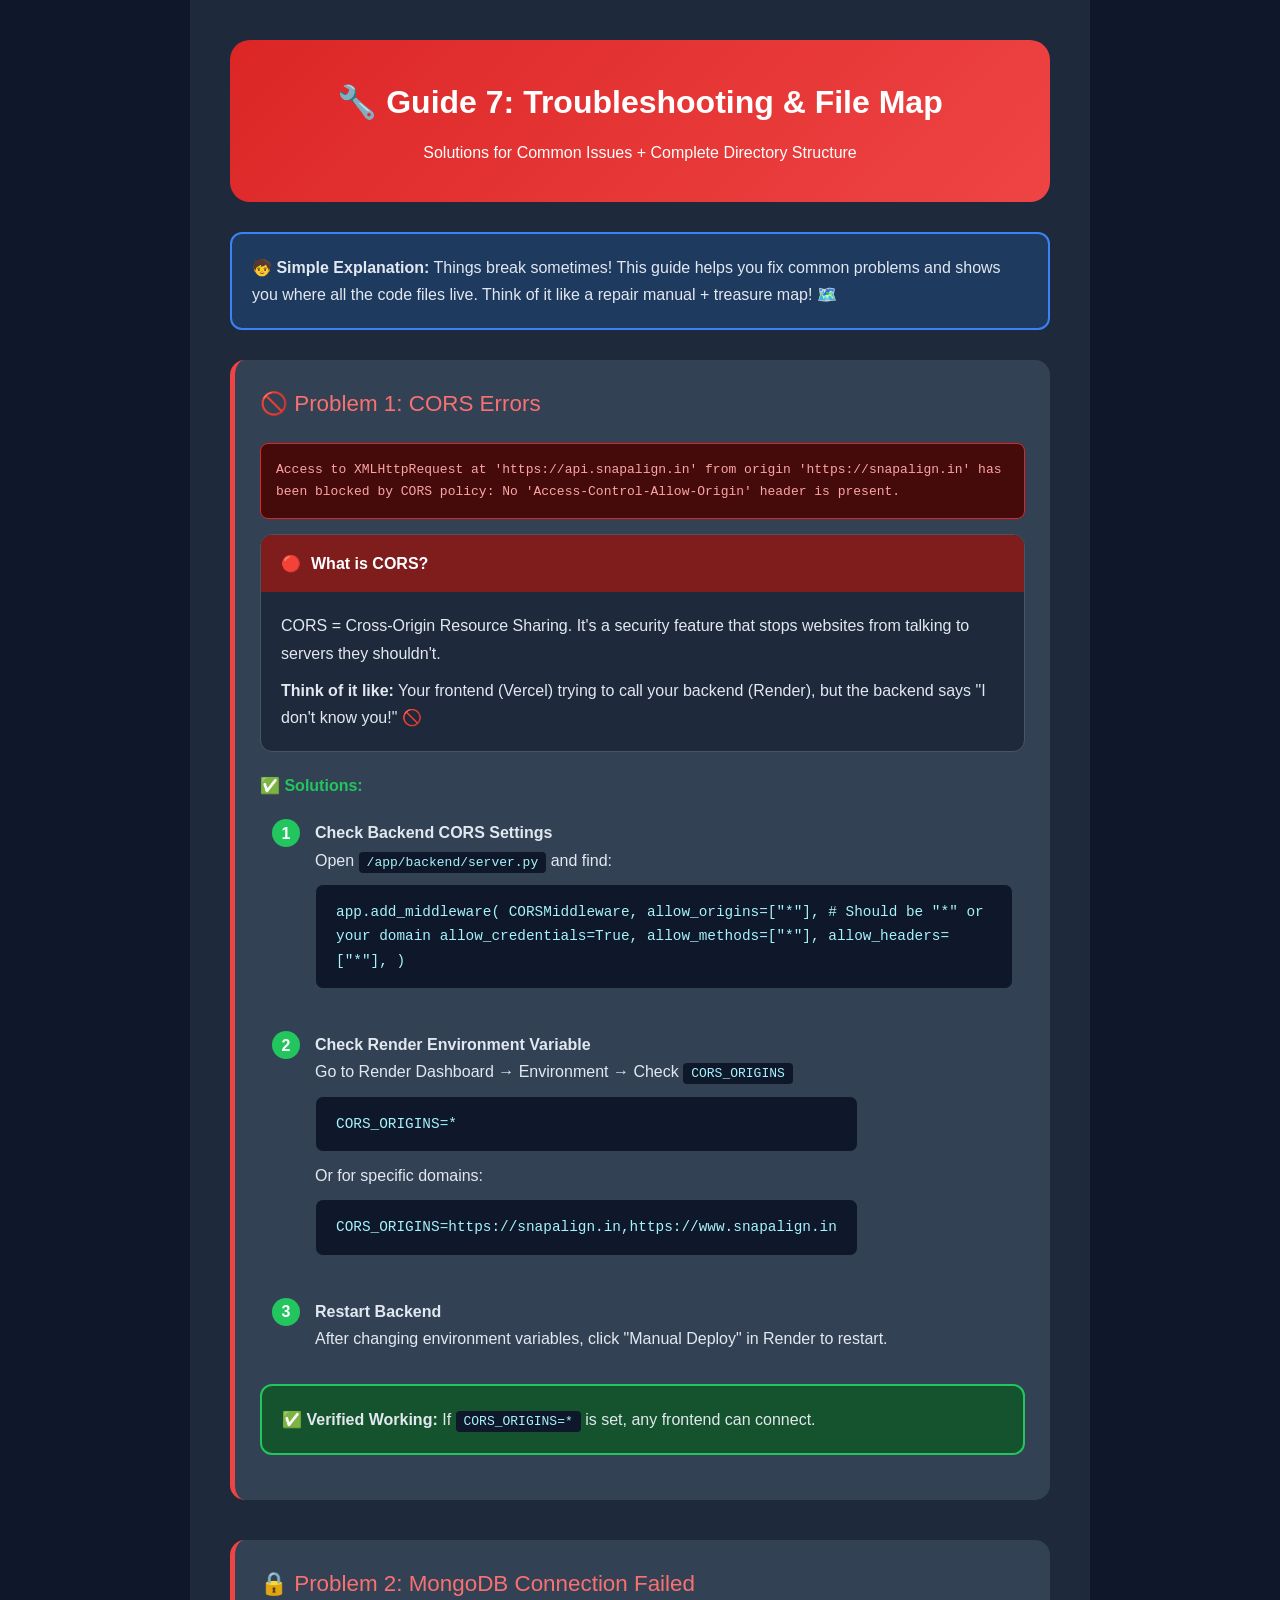
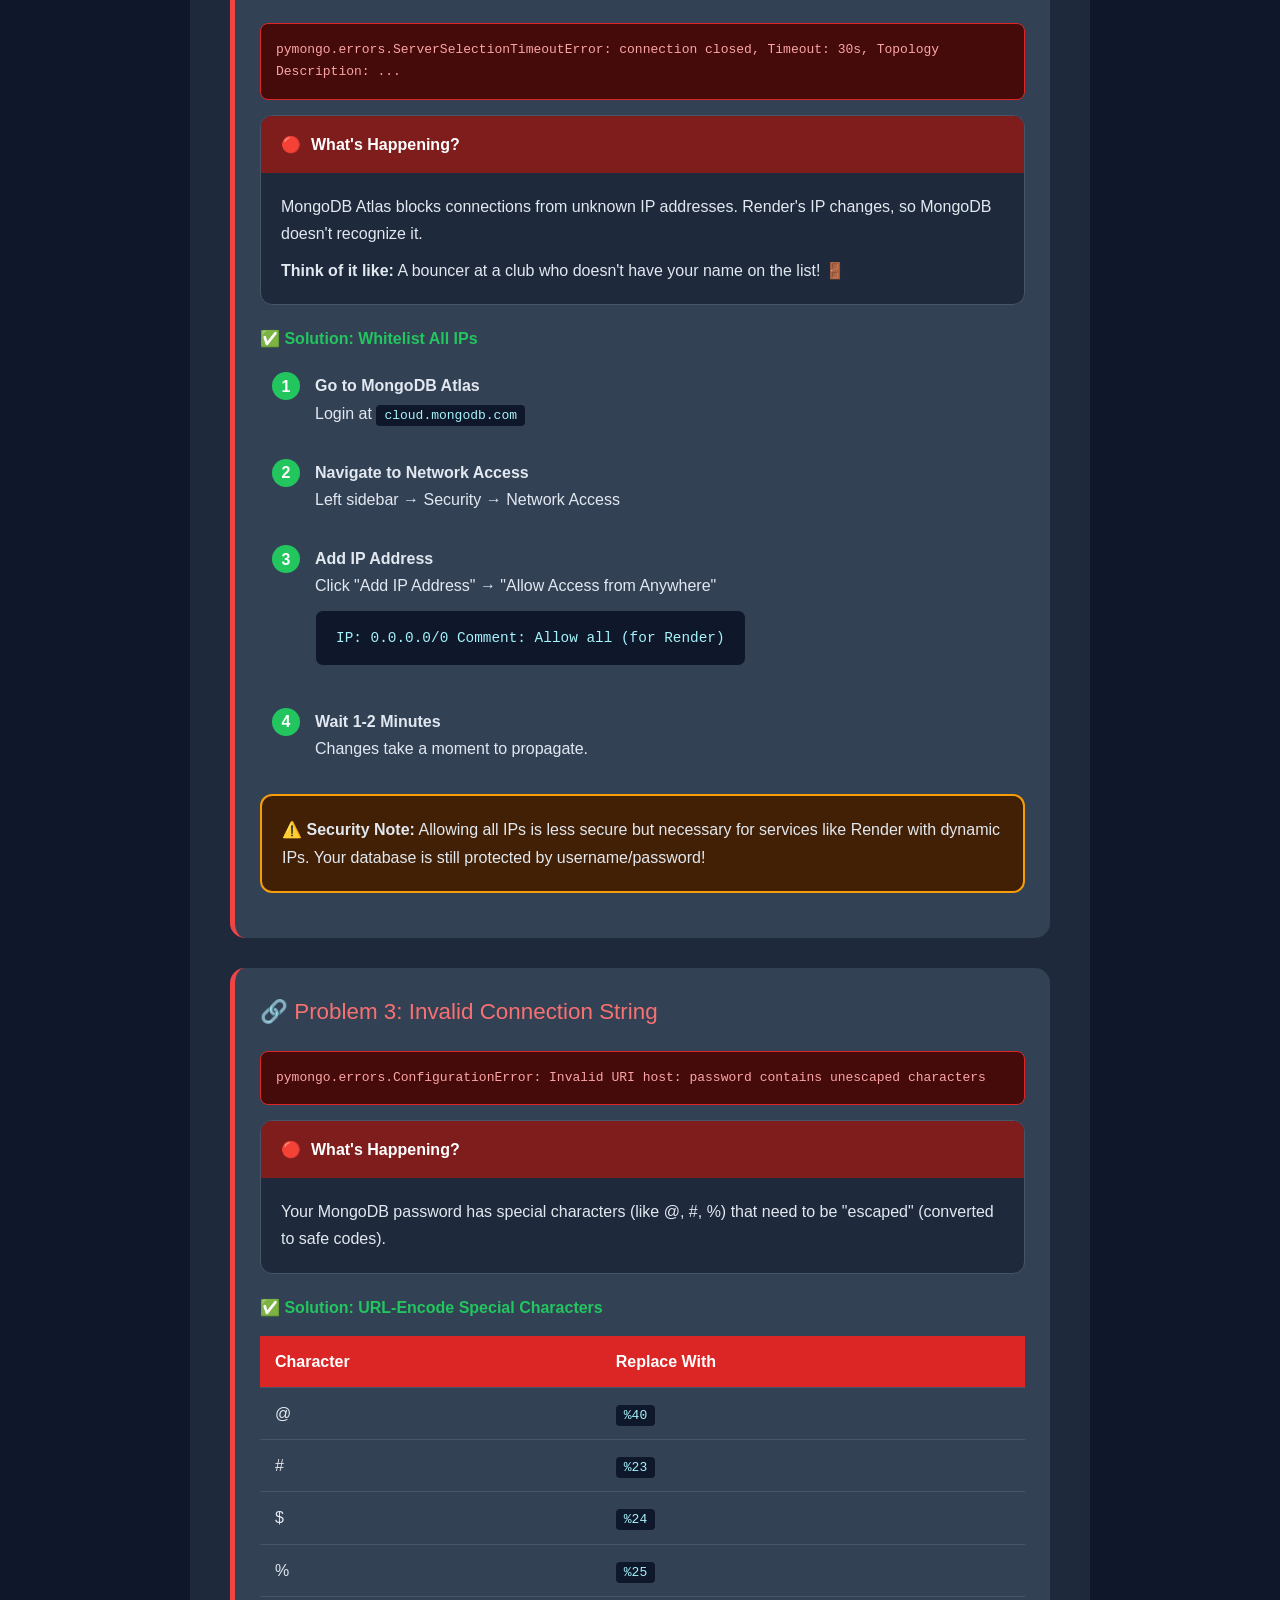
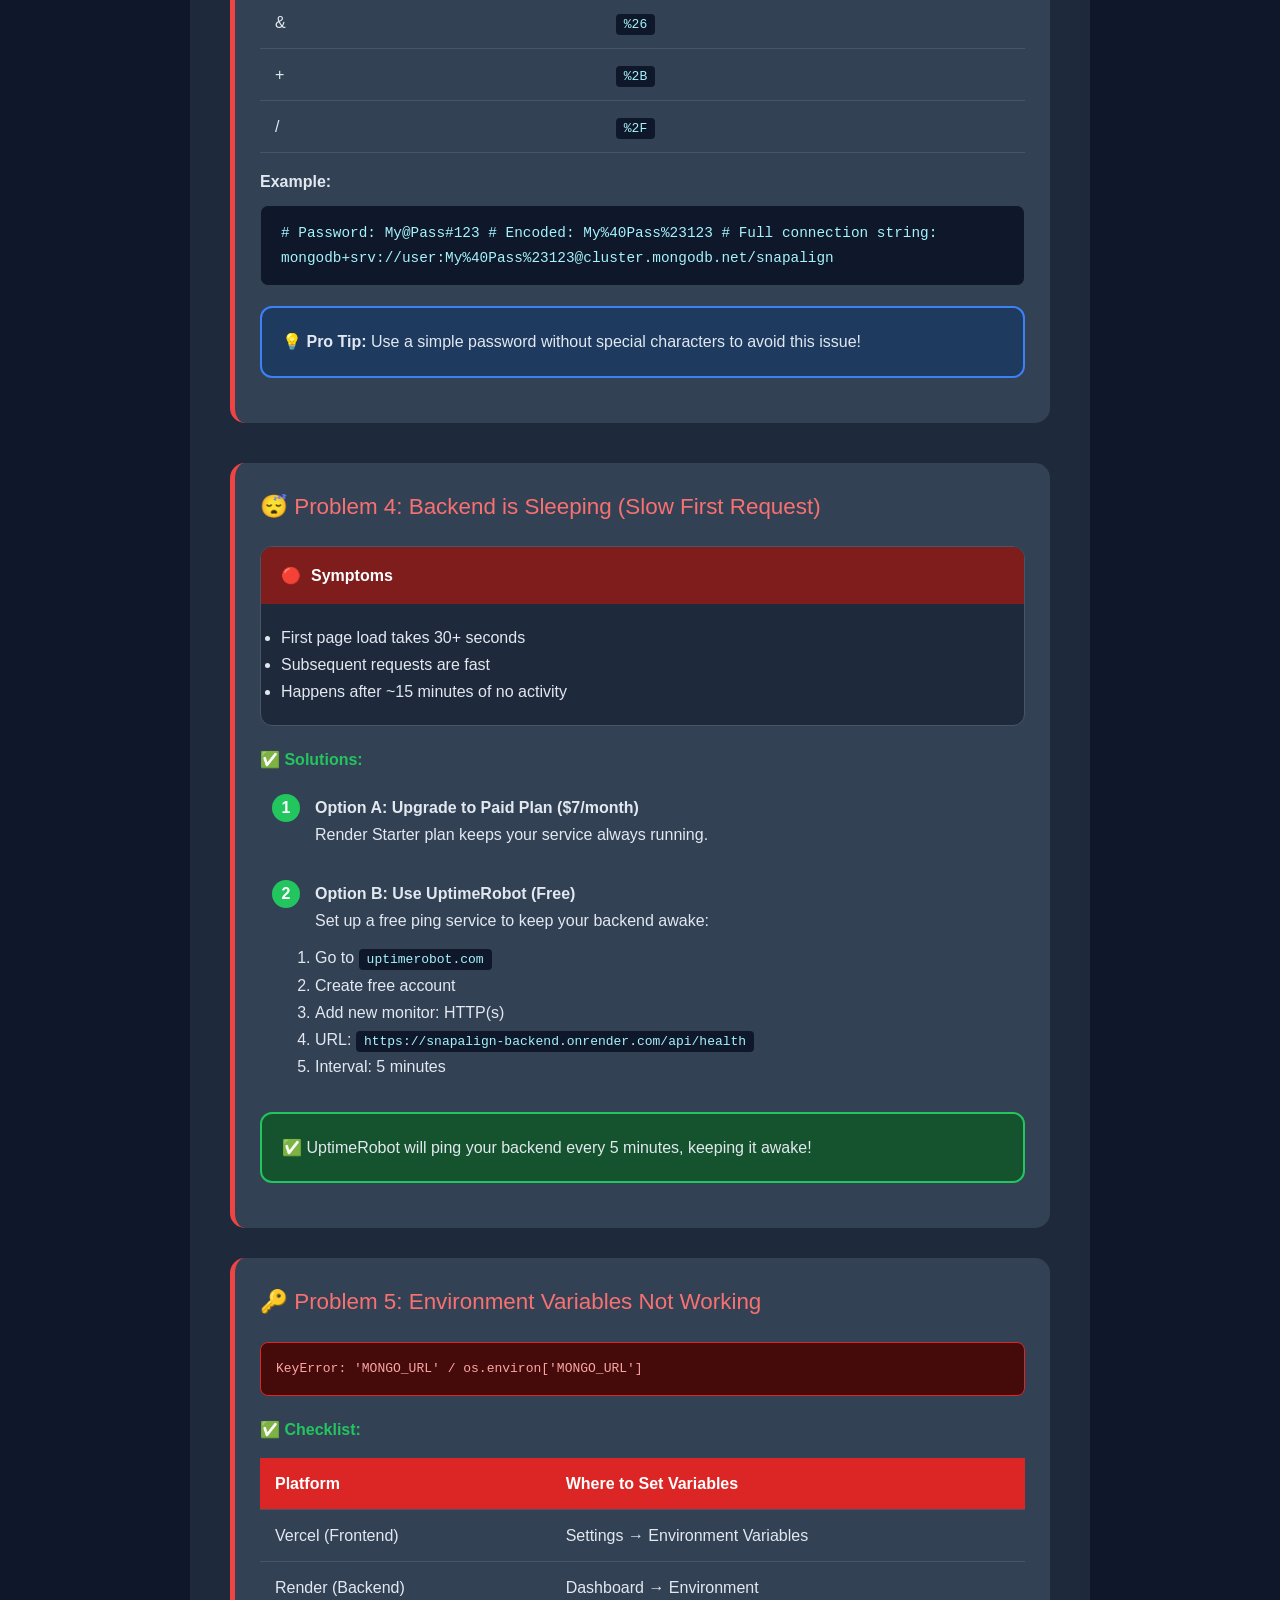
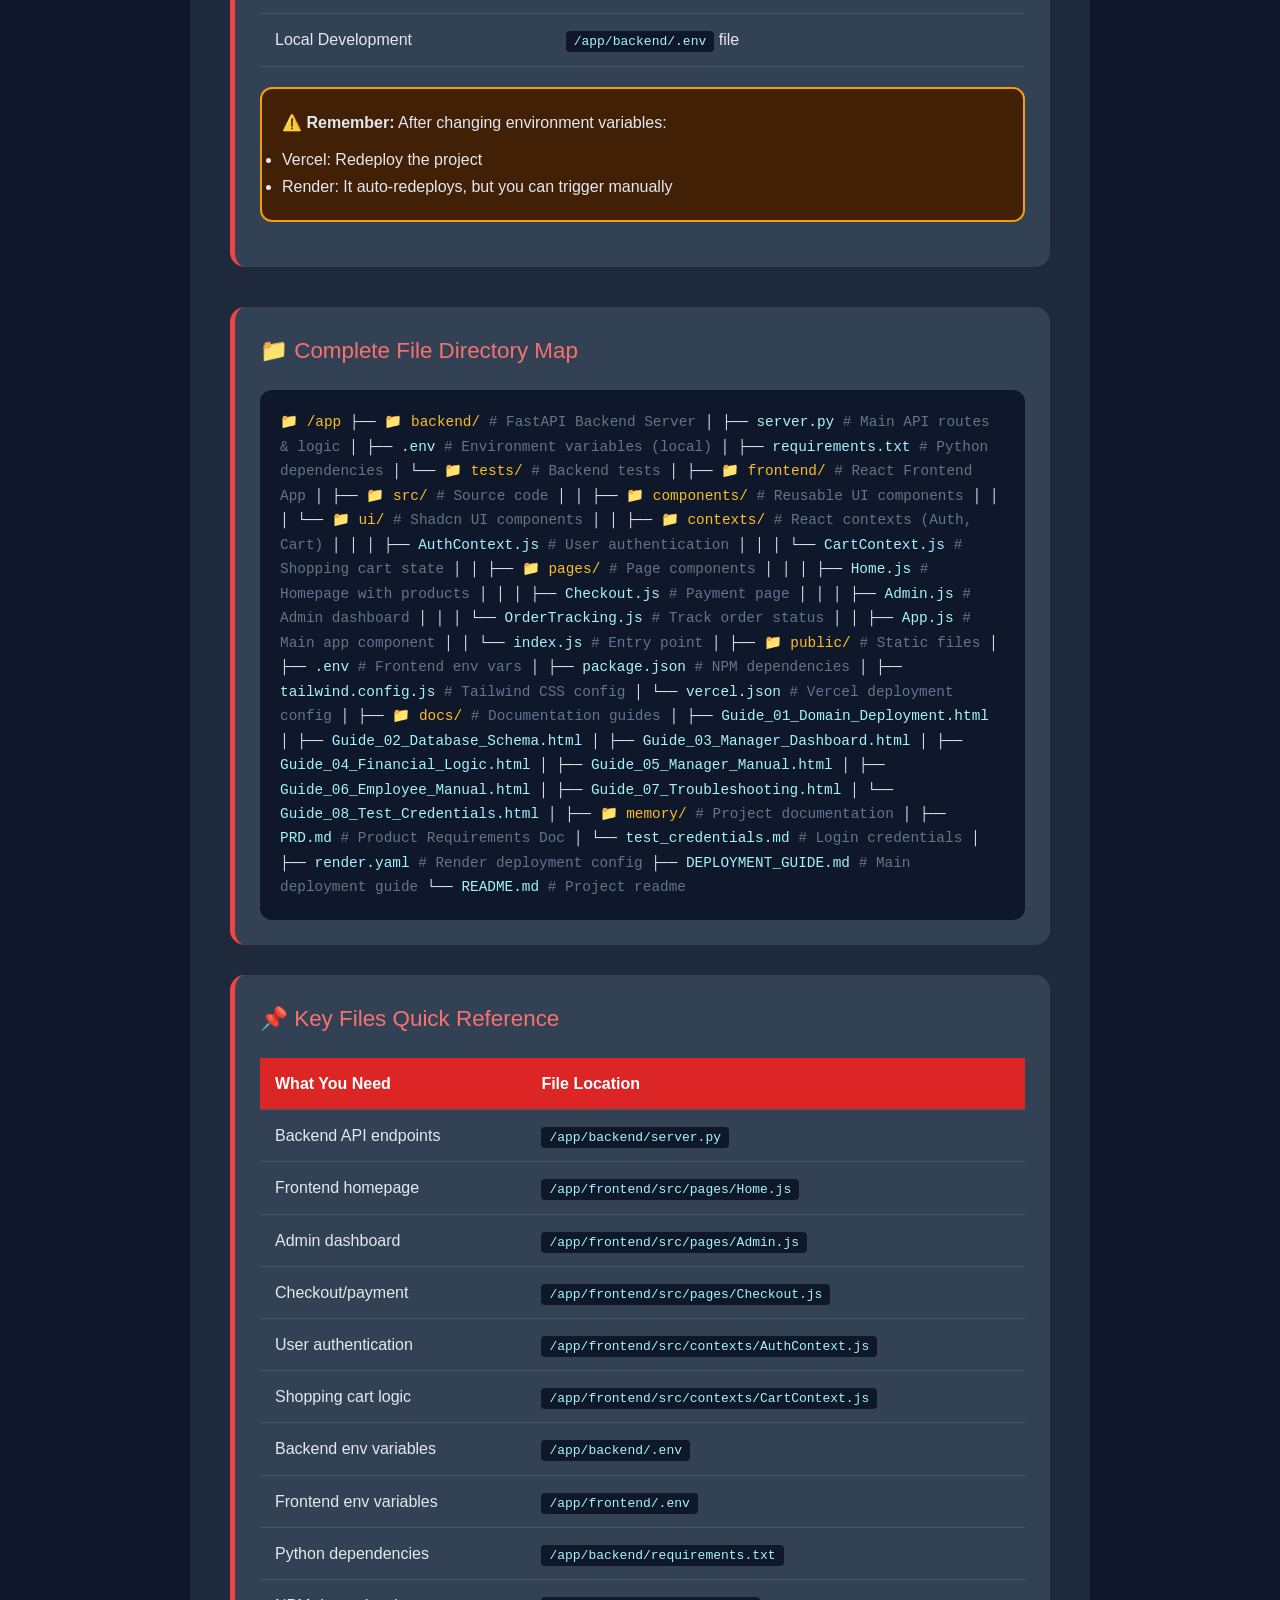
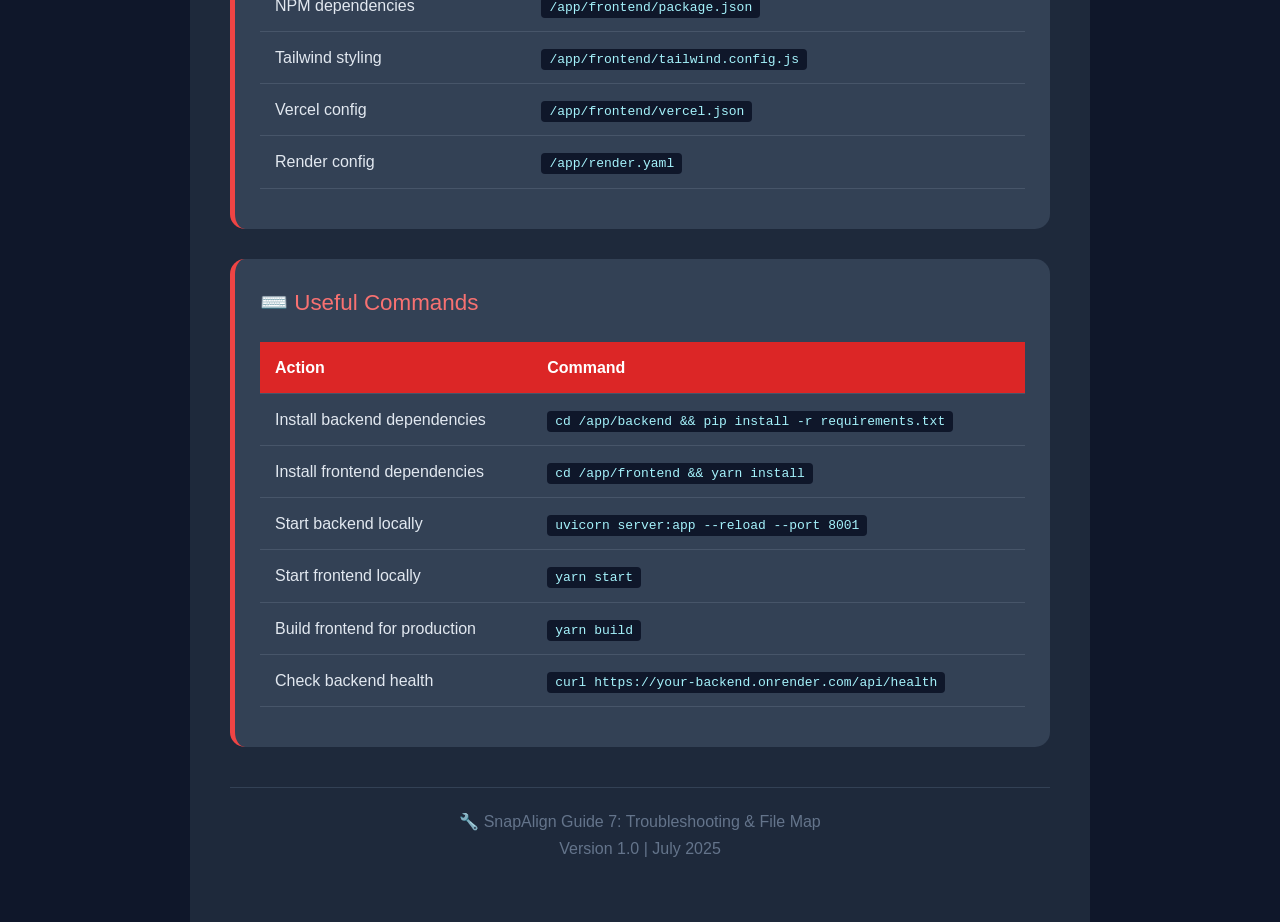
<file: docs/Guide_07_Troubleshooting.html>
<!DOCTYPE html>
<html lang="en">
<head>
    <meta charset="UTF-8">
    <meta name="viewport" content="width=device-width, initial-scale=1.0">
    <title>Guide 7: Troubleshooting & File Map - SnapAlign</title>
    <style>
        * { margin: 0; padding: 0; box-sizing: border-box; }
        body { 
            font-family: 'Segoe UI', Tahoma, Geneva, Verdana, sans-serif; 
            background: #0f172a;
            color: #e2e8f0;
            line-height: 1.7;
        }
        .page {
            max-width: 900px;
            margin: 0 auto;
            background: #1e293b;
            min-height: 100vh;
            padding: 40px;
        }
        .header {
            background: linear-gradient(135deg, #dc2626 0%, #ef4444 100%);
            color: white;
            padding: 35px;
            border-radius: 20px;
            margin-bottom: 30px;
            text-align: center;
        }
        .header h1 { font-size: 2em; margin-bottom: 10px; }
        .section {
            margin: 30px 0;
            padding: 25px;
            background: #334155;
            border-radius: 15px;
            border-left: 5px solid #ef4444;
        }
        .section-title {
            font-size: 1.4em;
            color: #f87171;
            margin-bottom: 20px;
            display: flex;
            align-items: center;
            gap: 10px;
        }
        .problem-card {
            background: #1e293b;
            border: 1px solid #475569;
            border-radius: 12px;
            margin: 15px 0;
            overflow: hidden;
        }
        .problem-header {
            background: #7f1d1d;
            color: white;
            padding: 15px 20px;
            font-weight: bold;
            display: flex;
            align-items: center;
            gap: 10px;
        }
        .problem-body {
            padding: 20px;
        }
        .solution-step {
            display: flex;
            gap: 15px;
            padding: 12px;
            margin: 8px 0;
            background: #334155;
            border-radius: 8px;
        }
        .solution-num {
            width: 28px;
            height: 28px;
            background: #22c55e;
            color: white;
            border-radius: 50%;
            display: flex;
            align-items: center;
            justify-content: center;
            font-weight: bold;
            flex-shrink: 0;
        }
        .code-block {
            background: #0f172a;
            border: 1px solid #334155;
            border-radius: 8px;
            padding: 15px 20px;
            font-family: 'Fira Code', 'Courier New', monospace;
            font-size: 0.9em;
            overflow-x: auto;
            margin: 10px 0;
            color: #a5f3fc;
        }
        .file-tree {
            background: #0f172a;
            border-radius: 12px;
            padding: 20px;
            font-family: 'Fira Code', monospace;
            font-size: 0.9em;
        }
        .file-tree .folder { color: #fbbf24; }
        .file-tree .file { color: #a5f3fc; }
        .file-tree .comment { color: #64748b; }
        table {
            width: 100%;
            border-collapse: collapse;
            margin: 15px 0;
        }
        th, td {
            padding: 12px 15px;
            text-align: left;
            border-bottom: 1px solid #475569;
        }
        th { background: #dc2626; color: white; }
        tr:hover { background: #334155; }
        code {
            background: #0f172a;
            padding: 3px 8px;
            border-radius: 4px;
            font-family: monospace;
            color: #a5f3fc;
        }
        .warning-box {
            background: #422006;
            border: 2px solid #f59e0b;
            border-radius: 12px;
            padding: 20px;
            margin: 20px 0;
        }
        .success-box {
            background: #14532d;
            border: 2px solid #22c55e;
            border-radius: 12px;
            padding: 20px;
            margin: 20px 0;
        }
        .info-box {
            background: #1e3a5f;
            border: 2px solid #3b82f6;
            border-radius: 12px;
            padding: 20px;
            margin: 20px 0;
        }
        .error-message {
            background: #450a0a;
            border: 1px solid #dc2626;
            border-radius: 8px;
            padding: 15px;
            font-family: monospace;
            color: #fca5a5;
            margin: 10px 0;
        }
        .page-break { page-break-before: always; margin-top: 40px; }
        .footer {
            text-align: center;
            padding: 20px;
            color: #64748b;
            border-top: 1px solid #334155;
            margin-top: 40px;
        }
    </style>
</head>
<body>
    <div class="page">
        <!-- HEADER -->
        <div class="header">
            <h1>🔧 Guide 7: Troubleshooting & File Map</h1>
            <p>Solutions for Common Issues + Complete Directory Structure</p>
        </div>

        <div class="info-box">
            <strong>🧒 Simple Explanation:</strong> Things break sometimes! This guide helps you fix common problems 
            and shows you where all the code files live. Think of it like a repair manual + treasure map! 🗺️
        </div>

        <!-- CORS ERRORS -->
        <div class="section">
            <div class="section-title">🚫 Problem 1: CORS Errors</div>
            
            <div class="error-message">
                Access to XMLHttpRequest at 'https://api.snapalign.in' from origin 'https://snapalign.in' 
                has been blocked by CORS policy: No 'Access-Control-Allow-Origin' header is present.
            </div>

            <div class="problem-card">
                <div class="problem-header">
                    <span>🔴</span> What is CORS?
                </div>
                <div class="problem-body">
                    <p>CORS = Cross-Origin Resource Sharing. It's a security feature that stops websites from talking to servers they shouldn't.</p>
                    <p style="margin-top: 10px;"><strong>Think of it like:</strong> Your frontend (Vercel) trying to call your backend (Render), but the backend says "I don't know you!" 🚫</p>
                </div>
            </div>

            <h4 style="margin-top: 20px; color: #22c55e;">✅ Solutions:</h4>

            <div class="solution-step">
                <div class="solution-num">1</div>
                <div>
                    <strong>Check Backend CORS Settings</strong>
                    <p>Open <code>/app/backend/server.py</code> and find:</p>
                    <div class="code-block">app.add_middleware(
    CORSMiddleware,
    allow_origins=["*"],  # Should be "*" or your domain
    allow_credentials=True,
    allow_methods=["*"],
    allow_headers=["*"],
)</div>
                </div>
            </div>

            <div class="solution-step">
                <div class="solution-num">2</div>
                <div>
                    <strong>Check Render Environment Variable</strong>
                    <p>Go to Render Dashboard → Environment → Check <code>CORS_ORIGINS</code></p>
                    <div class="code-block">CORS_ORIGINS=*</div>
                    <p>Or for specific domains:</p>
                    <div class="code-block">CORS_ORIGINS=https://snapalign.in,https://www.snapalign.in</div>
                </div>
            </div>

            <div class="solution-step">
                <div class="solution-num">3</div>
                <div>
                    <strong>Restart Backend</strong>
                    <p>After changing environment variables, click "Manual Deploy" in Render to restart.</p>
                </div>
            </div>

            <div class="success-box">
                ✅ <strong>Verified Working:</strong> If <code>CORS_ORIGINS=*</code> is set, any frontend can connect.
            </div>
        </div>

        <!-- MONGODB WHITELIST -->
        <div class="section page-break">
            <div class="section-title">🔒 Problem 2: MongoDB Connection Failed</div>
            
            <div class="error-message">
                pymongo.errors.ServerSelectionTimeoutError: connection closed, 
                Timeout: 30s, Topology Description: ...
            </div>

            <div class="problem-card">
                <div class="problem-header">
                    <span>🔴</span> What's Happening?
                </div>
                <div class="problem-body">
                    <p>MongoDB Atlas blocks connections from unknown IP addresses. Render's IP changes, so MongoDB doesn't recognize it.</p>
                    <p style="margin-top: 10px;"><strong>Think of it like:</strong> A bouncer at a club who doesn't have your name on the list! 🚪</p>
                </div>
            </div>

            <h4 style="margin-top: 20px; color: #22c55e;">✅ Solution: Whitelist All IPs</h4>

            <div class="solution-step">
                <div class="solution-num">1</div>
                <div>
                    <strong>Go to MongoDB Atlas</strong>
                    <p>Login at <code>cloud.mongodb.com</code></p>
                </div>
            </div>

            <div class="solution-step">
                <div class="solution-num">2</div>
                <div>
                    <strong>Navigate to Network Access</strong>
                    <p>Left sidebar → Security → Network Access</p>
                </div>
            </div>

            <div class="solution-step">
                <div class="solution-num">3</div>
                <div>
                    <strong>Add IP Address</strong>
                    <p>Click "Add IP Address" → "Allow Access from Anywhere"</p>
                    <div class="code-block">IP: 0.0.0.0/0
Comment: Allow all (for Render)</div>
                </div>
            </div>

            <div class="solution-step">
                <div class="solution-num">4</div>
                <div>
                    <strong>Wait 1-2 Minutes</strong>
                    <p>Changes take a moment to propagate.</p>
                </div>
            </div>

            <div class="warning-box">
                ⚠️ <strong>Security Note:</strong> Allowing all IPs is less secure but necessary for services like Render with dynamic IPs. 
                Your database is still protected by username/password!
            </div>
        </div>

        <!-- CONNECTION STRING -->
        <div class="section">
            <div class="section-title">🔗 Problem 3: Invalid Connection String</div>
            
            <div class="error-message">
                pymongo.errors.ConfigurationError: Invalid URI host: password contains unescaped characters
            </div>

            <div class="problem-card">
                <div class="problem-header">
                    <span>🔴</span> What's Happening?
                </div>
                <div class="problem-body">
                    <p>Your MongoDB password has special characters (like @, #, %) that need to be "escaped" (converted to safe codes).</p>
                </div>
            </div>

            <h4 style="margin-top: 20px; color: #22c55e;">✅ Solution: URL-Encode Special Characters</h4>

            <table>
                <tr>
                    <th>Character</th>
                    <th>Replace With</th>
                </tr>
                <tr><td>@</td><td><code>%40</code></td></tr>
                <tr><td>#</td><td><code>%23</code></td></tr>
                <tr><td>$</td><td><code>%24</code></td></tr>
                <tr><td>%</td><td><code>%25</code></td></tr>
                <tr><td>&</td><td><code>%26</code></td></tr>
                <tr><td>+</td><td><code>%2B</code></td></tr>
                <tr><td>/</td><td><code>%2F</code></td></tr>
            </table>

            <p style="margin-top: 15px;"><strong>Example:</strong></p>
            <div class="code-block"># Password: My@Pass#123
# Encoded:  My%40Pass%23123

# Full connection string:
mongodb+srv://user:My%40Pass%23123@cluster.mongodb.net/snapalign</div>

            <div class="info-box">
                💡 <strong>Pro Tip:</strong> Use a simple password without special characters to avoid this issue!
            </div>
        </div>

        <!-- RENDER SLEEPING -->
        <div class="section page-break">
            <div class="section-title">😴 Problem 4: Backend is Sleeping (Slow First Request)</div>
            
            <div class="problem-card">
                <div class="problem-header">
                    <span>🔴</span> Symptoms
                </div>
                <div class="problem-body">
                    <ul>
                        <li>First page load takes 30+ seconds</li>
                        <li>Subsequent requests are fast</li>
                        <li>Happens after ~15 minutes of no activity</li>
                    </ul>
                </div>
            </div>

            <h4 style="margin-top: 20px; color: #22c55e;">✅ Solutions:</h4>

            <div class="solution-step">
                <div class="solution-num">1</div>
                <div>
                    <strong>Option A: Upgrade to Paid Plan ($7/month)</strong>
                    <p>Render Starter plan keeps your service always running.</p>
                </div>
            </div>

            <div class="solution-step">
                <div class="solution-num">2</div>
                <div>
                    <strong>Option B: Use UptimeRobot (Free)</strong>
                    <p>Set up a free ping service to keep your backend awake:</p>
                    <ol style="margin-top: 10px;">
                        <li>Go to <code>uptimerobot.com</code></li>
                        <li>Create free account</li>
                        <li>Add new monitor: HTTP(s)</li>
                        <li>URL: <code>https://snapalign-backend.onrender.com/api/health</code></li>
                        <li>Interval: 5 minutes</li>
                    </ol>
                </div>
            </div>

            <div class="success-box">
                ✅ UptimeRobot will ping your backend every 5 minutes, keeping it awake!
            </div>
        </div>

        <!-- ENVIRONMENT VARIABLES -->
        <div class="section">
            <div class="section-title">🔑 Problem 5: Environment Variables Not Working</div>
            
            <div class="error-message">
                KeyError: 'MONGO_URL' / os.environ['MONGO_URL']
            </div>

            <h4 style="margin-top: 20px; color: #22c55e;">✅ Checklist:</h4>

            <table>
                <tr>
                    <th>Platform</th>
                    <th>Where to Set Variables</th>
                </tr>
                <tr>
                    <td>Vercel (Frontend)</td>
                    <td>Settings → Environment Variables</td>
                </tr>
                <tr>
                    <td>Render (Backend)</td>
                    <td>Dashboard → Environment</td>
                </tr>
                <tr>
                    <td>Local Development</td>
                    <td><code>/app/backend/.env</code> file</td>
                </tr>
            </table>

            <div class="warning-box">
                ⚠️ <strong>Remember:</strong> After changing environment variables:
                <ul style="margin-top: 10px;">
                    <li>Vercel: Redeploy the project</li>
                    <li>Render: It auto-redeploys, but you can trigger manually</li>
                </ul>
            </div>
        </div>

        <!-- FILE MAP -->
        <div class="section page-break">
            <div class="section-title">📁 Complete File Directory Map</div>

            <div class="file-tree">
<span class="folder">📁 /app</span>
├── <span class="folder">📁 backend/</span>                    <span class="comment"># FastAPI Backend Server</span>
│   ├── <span class="file">server.py</span>                  <span class="comment"># Main API routes & logic</span>
│   ├── <span class="file">.env</span>                       <span class="comment"># Environment variables (local)</span>
│   ├── <span class="file">requirements.txt</span>           <span class="comment"># Python dependencies</span>
│   └── <span class="folder">📁 tests/</span>                 <span class="comment"># Backend tests</span>
│
├── <span class="folder">📁 frontend/</span>                   <span class="comment"># React Frontend App</span>
│   ├── <span class="folder">📁 src/</span>                   <span class="comment"># Source code</span>
│   │   ├── <span class="folder">📁 components/</span>        <span class="comment"># Reusable UI components</span>
│   │   │   └── <span class="folder">📁 ui/</span>            <span class="comment"># Shadcn UI components</span>
│   │   ├── <span class="folder">📁 contexts/</span>          <span class="comment"># React contexts (Auth, Cart)</span>
│   │   │   ├── <span class="file">AuthContext.js</span>     <span class="comment"># User authentication</span>
│   │   │   └── <span class="file">CartContext.js</span>     <span class="comment"># Shopping cart state</span>
│   │   ├── <span class="folder">📁 pages/</span>             <span class="comment"># Page components</span>
│   │   │   ├── <span class="file">Home.js</span>            <span class="comment"># Homepage with products</span>
│   │   │   ├── <span class="file">Checkout.js</span>        <span class="comment"># Payment page</span>
│   │   │   ├── <span class="file">Admin.js</span>           <span class="comment"># Admin dashboard</span>
│   │   │   └── <span class="file">OrderTracking.js</span>   <span class="comment"># Track order status</span>
│   │   ├── <span class="file">App.js</span>                 <span class="comment"># Main app component</span>
│   │   └── <span class="file">index.js</span>               <span class="comment"># Entry point</span>
│   ├── <span class="folder">📁 public/</span>                <span class="comment"># Static files</span>
│   ├── <span class="file">.env</span>                       <span class="comment"># Frontend env vars</span>
│   ├── <span class="file">package.json</span>               <span class="comment"># NPM dependencies</span>
│   ├── <span class="file">tailwind.config.js</span>        <span class="comment"># Tailwind CSS config</span>
│   └── <span class="file">vercel.json</span>               <span class="comment"># Vercel deployment config</span>
│
├── <span class="folder">📁 docs/</span>                       <span class="comment"># Documentation guides</span>
│   ├── <span class="file">Guide_01_Domain_Deployment.html</span>
│   ├── <span class="file">Guide_02_Database_Schema.html</span>
│   ├── <span class="file">Guide_03_Manager_Dashboard.html</span>
│   ├── <span class="file">Guide_04_Financial_Logic.html</span>
│   ├── <span class="file">Guide_05_Manager_Manual.html</span>
│   ├── <span class="file">Guide_06_Employee_Manual.html</span>
│   ├── <span class="file">Guide_07_Troubleshooting.html</span>
│   └── <span class="file">Guide_08_Test_Credentials.html</span>
│
├── <span class="folder">📁 memory/</span>                     <span class="comment"># Project documentation</span>
│   ├── <span class="file">PRD.md</span>                     <span class="comment"># Product Requirements Doc</span>
│   └── <span class="file">test_credentials.md</span>       <span class="comment"># Login credentials</span>
│
├── <span class="file">render.yaml</span>                    <span class="comment"># Render deployment config</span>
├── <span class="file">DEPLOYMENT_GUIDE.md</span>            <span class="comment"># Main deployment guide</span>
└── <span class="file">README.md</span>                      <span class="comment"># Project readme</span>
            </div>
        </div>

        <!-- KEY FILES REFERENCE -->
        <div class="section">
            <div class="section-title">📌 Key Files Quick Reference</div>

            <table>
                <tr>
                    <th>What You Need</th>
                    <th>File Location</th>
                </tr>
                <tr>
                    <td>Backend API endpoints</td>
                    <td><code>/app/backend/server.py</code></td>
                </tr>
                <tr>
                    <td>Frontend homepage</td>
                    <td><code>/app/frontend/src/pages/Home.js</code></td>
                </tr>
                <tr>
                    <td>Admin dashboard</td>
                    <td><code>/app/frontend/src/pages/Admin.js</code></td>
                </tr>
                <tr>
                    <td>Checkout/payment</td>
                    <td><code>/app/frontend/src/pages/Checkout.js</code></td>
                </tr>
                <tr>
                    <td>User authentication</td>
                    <td><code>/app/frontend/src/contexts/AuthContext.js</code></td>
                </tr>
                <tr>
                    <td>Shopping cart logic</td>
                    <td><code>/app/frontend/src/contexts/CartContext.js</code></td>
                </tr>
                <tr>
                    <td>Backend env variables</td>
                    <td><code>/app/backend/.env</code></td>
                </tr>
                <tr>
                    <td>Frontend env variables</td>
                    <td><code>/app/frontend/.env</code></td>
                </tr>
                <tr>
                    <td>Python dependencies</td>
                    <td><code>/app/backend/requirements.txt</code></td>
                </tr>
                <tr>
                    <td>NPM dependencies</td>
                    <td><code>/app/frontend/package.json</code></td>
                </tr>
                <tr>
                    <td>Tailwind styling</td>
                    <td><code>/app/frontend/tailwind.config.js</code></td>
                </tr>
                <tr>
                    <td>Vercel config</td>
                    <td><code>/app/frontend/vercel.json</code></td>
                </tr>
                <tr>
                    <td>Render config</td>
                    <td><code>/app/render.yaml</code></td>
                </tr>
            </table>
        </div>

        <!-- USEFUL COMMANDS -->
        <div class="section">
            <div class="section-title">⌨️ Useful Commands</div>

            <table>
                <tr>
                    <th>Action</th>
                    <th>Command</th>
                </tr>
                <tr>
                    <td>Install backend dependencies</td>
                    <td><code>cd /app/backend && pip install -r requirements.txt</code></td>
                </tr>
                <tr>
                    <td>Install frontend dependencies</td>
                    <td><code>cd /app/frontend && yarn install</code></td>
                </tr>
                <tr>
                    <td>Start backend locally</td>
                    <td><code>uvicorn server:app --reload --port 8001</code></td>
                </tr>
                <tr>
                    <td>Start frontend locally</td>
                    <td><code>yarn start</code></td>
                </tr>
                <tr>
                    <td>Build frontend for production</td>
                    <td><code>yarn build</code></td>
                </tr>
                <tr>
                    <td>Check backend health</td>
                    <td><code>curl https://your-backend.onrender.com/api/health</code></td>
                </tr>
            </table>
        </div>

        <div class="footer">
            <p>🔧 SnapAlign Guide 7: Troubleshooting & File Map</p>
            <p>Version 1.0 | July 2025</p>
        </div>
    </div>
</body>
</html>
</file>
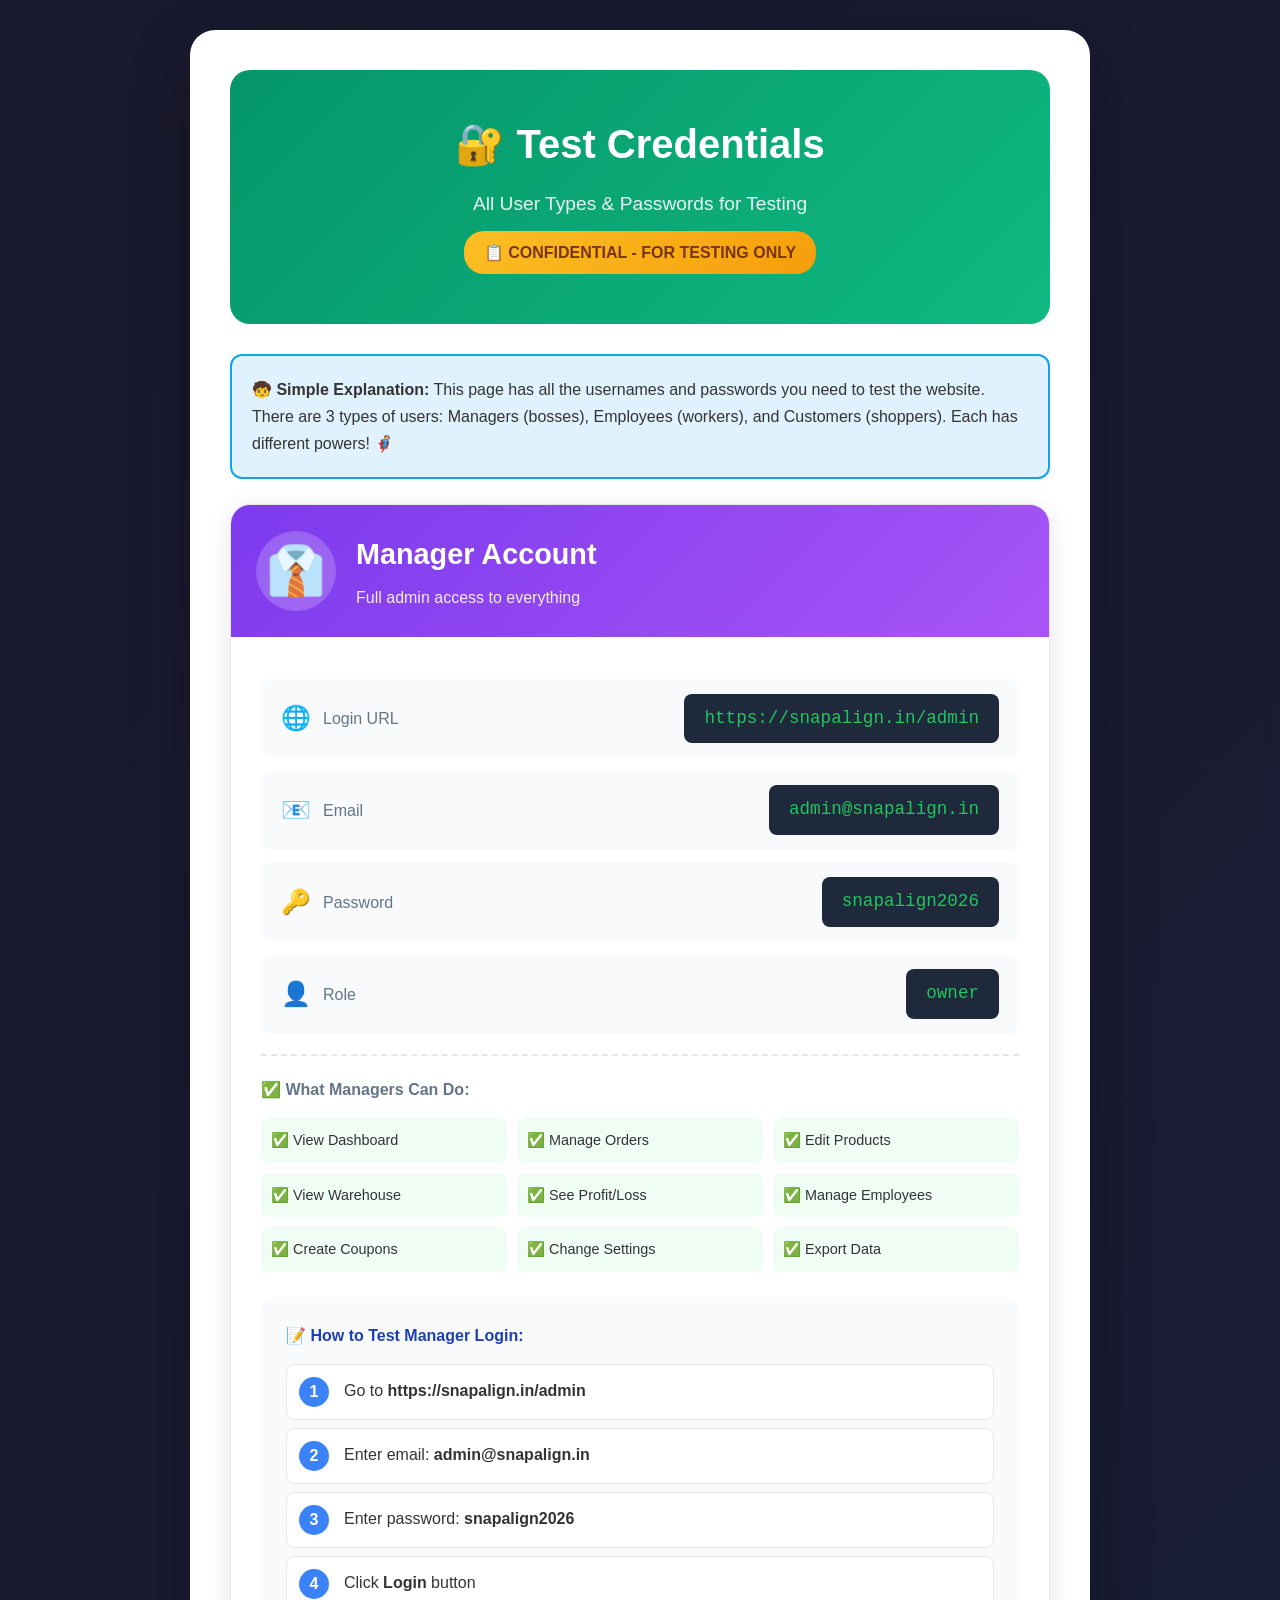
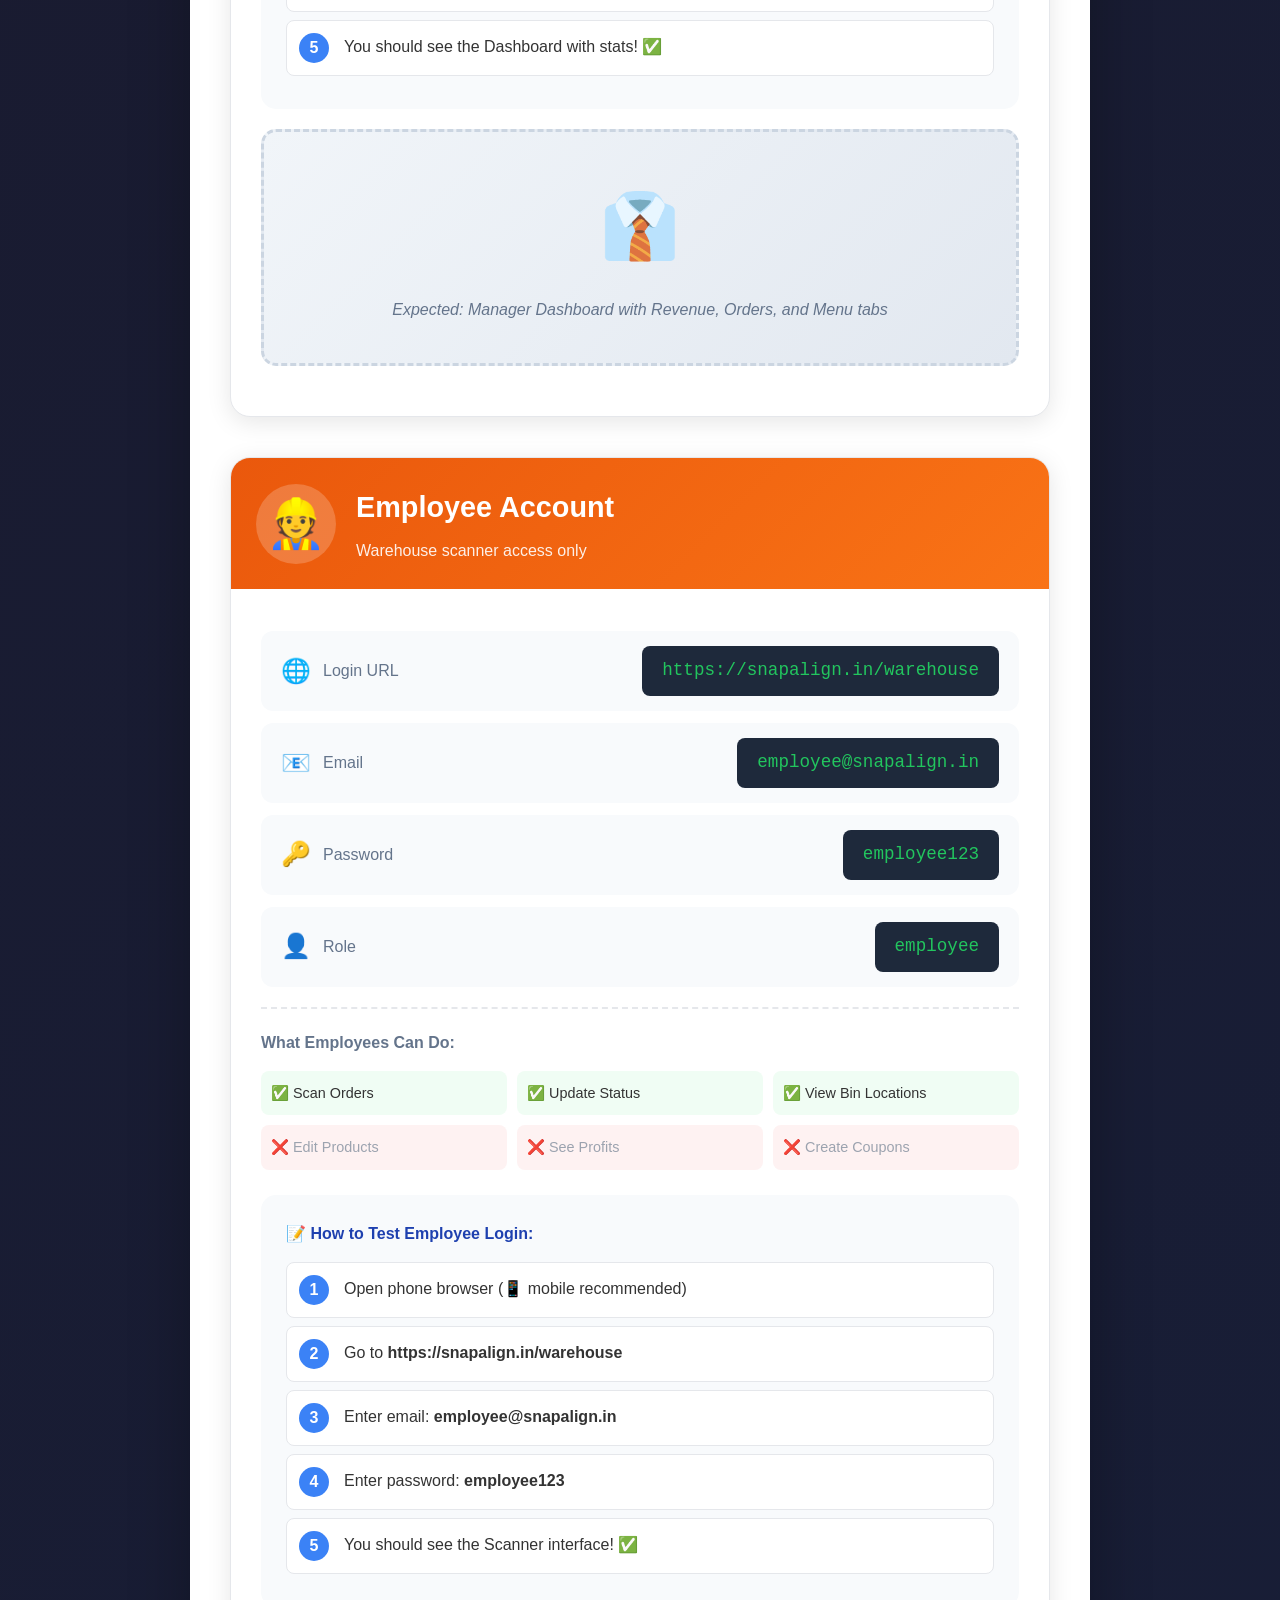
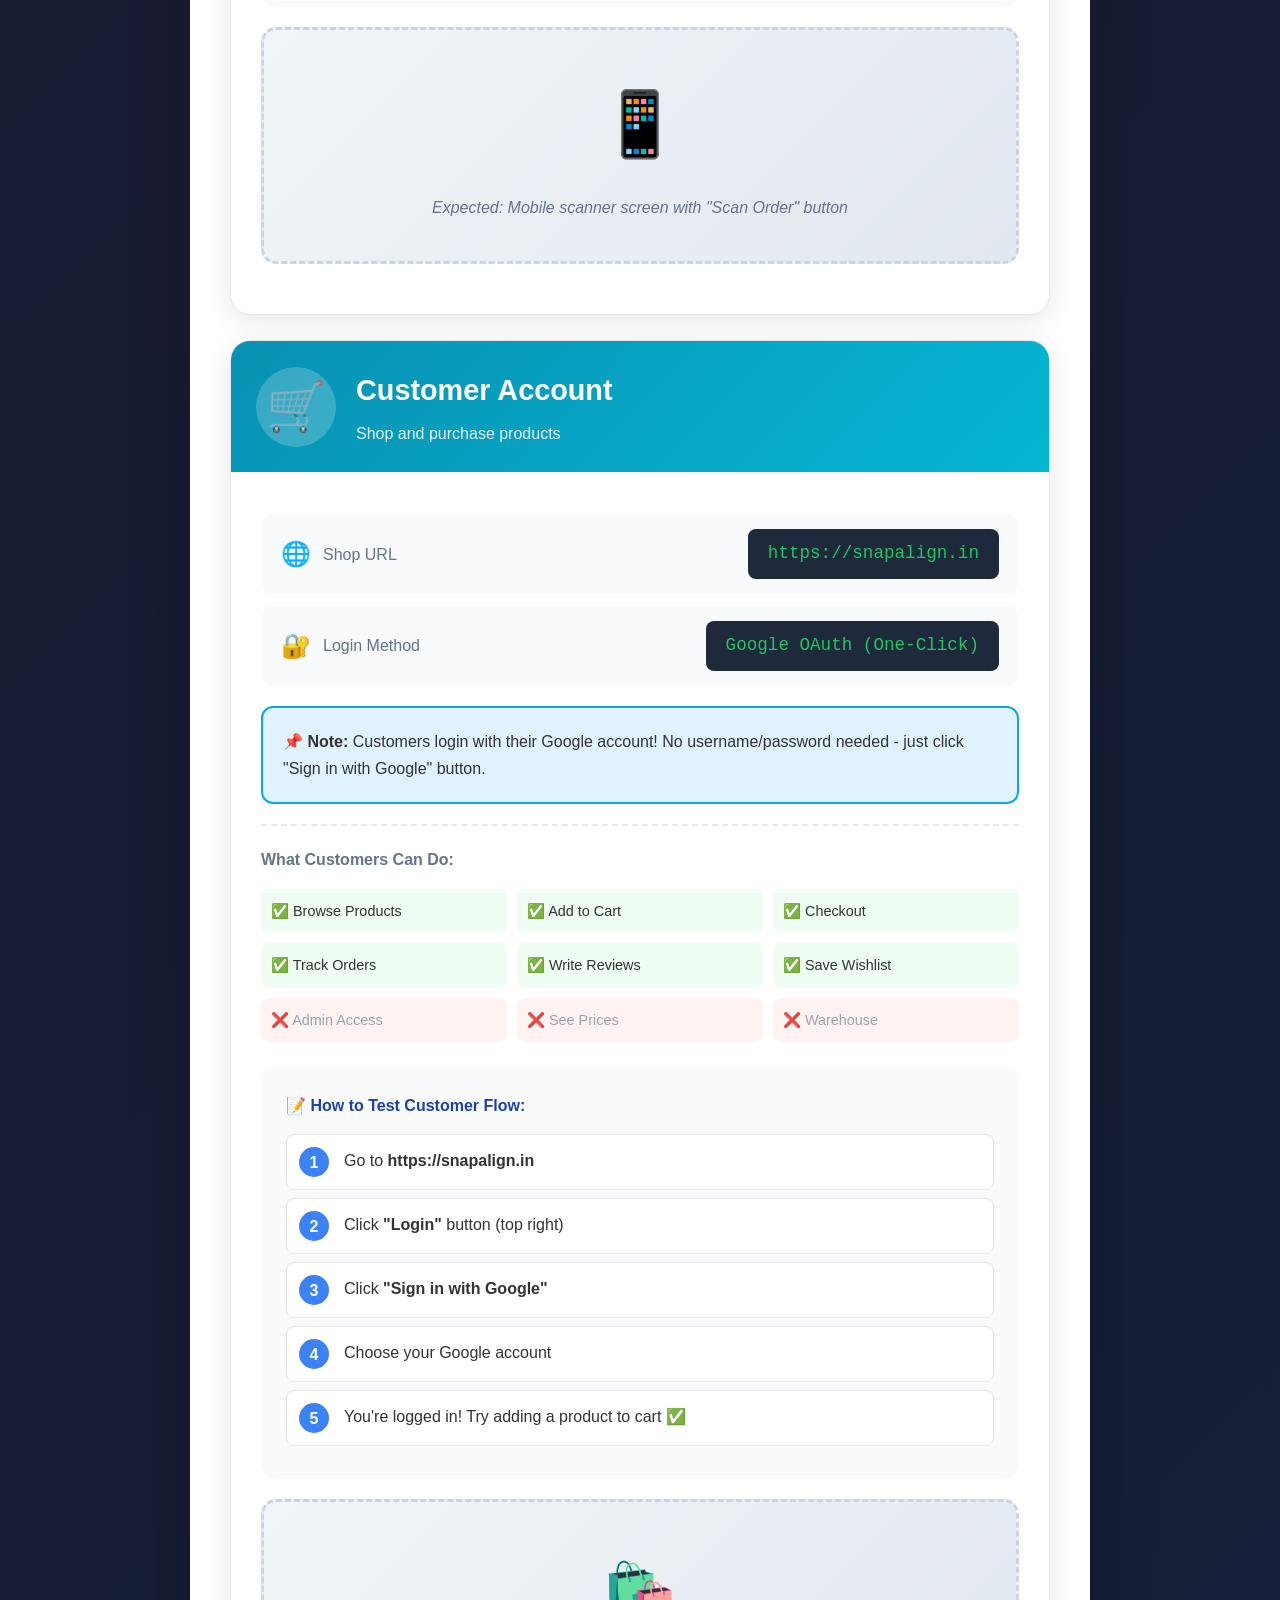
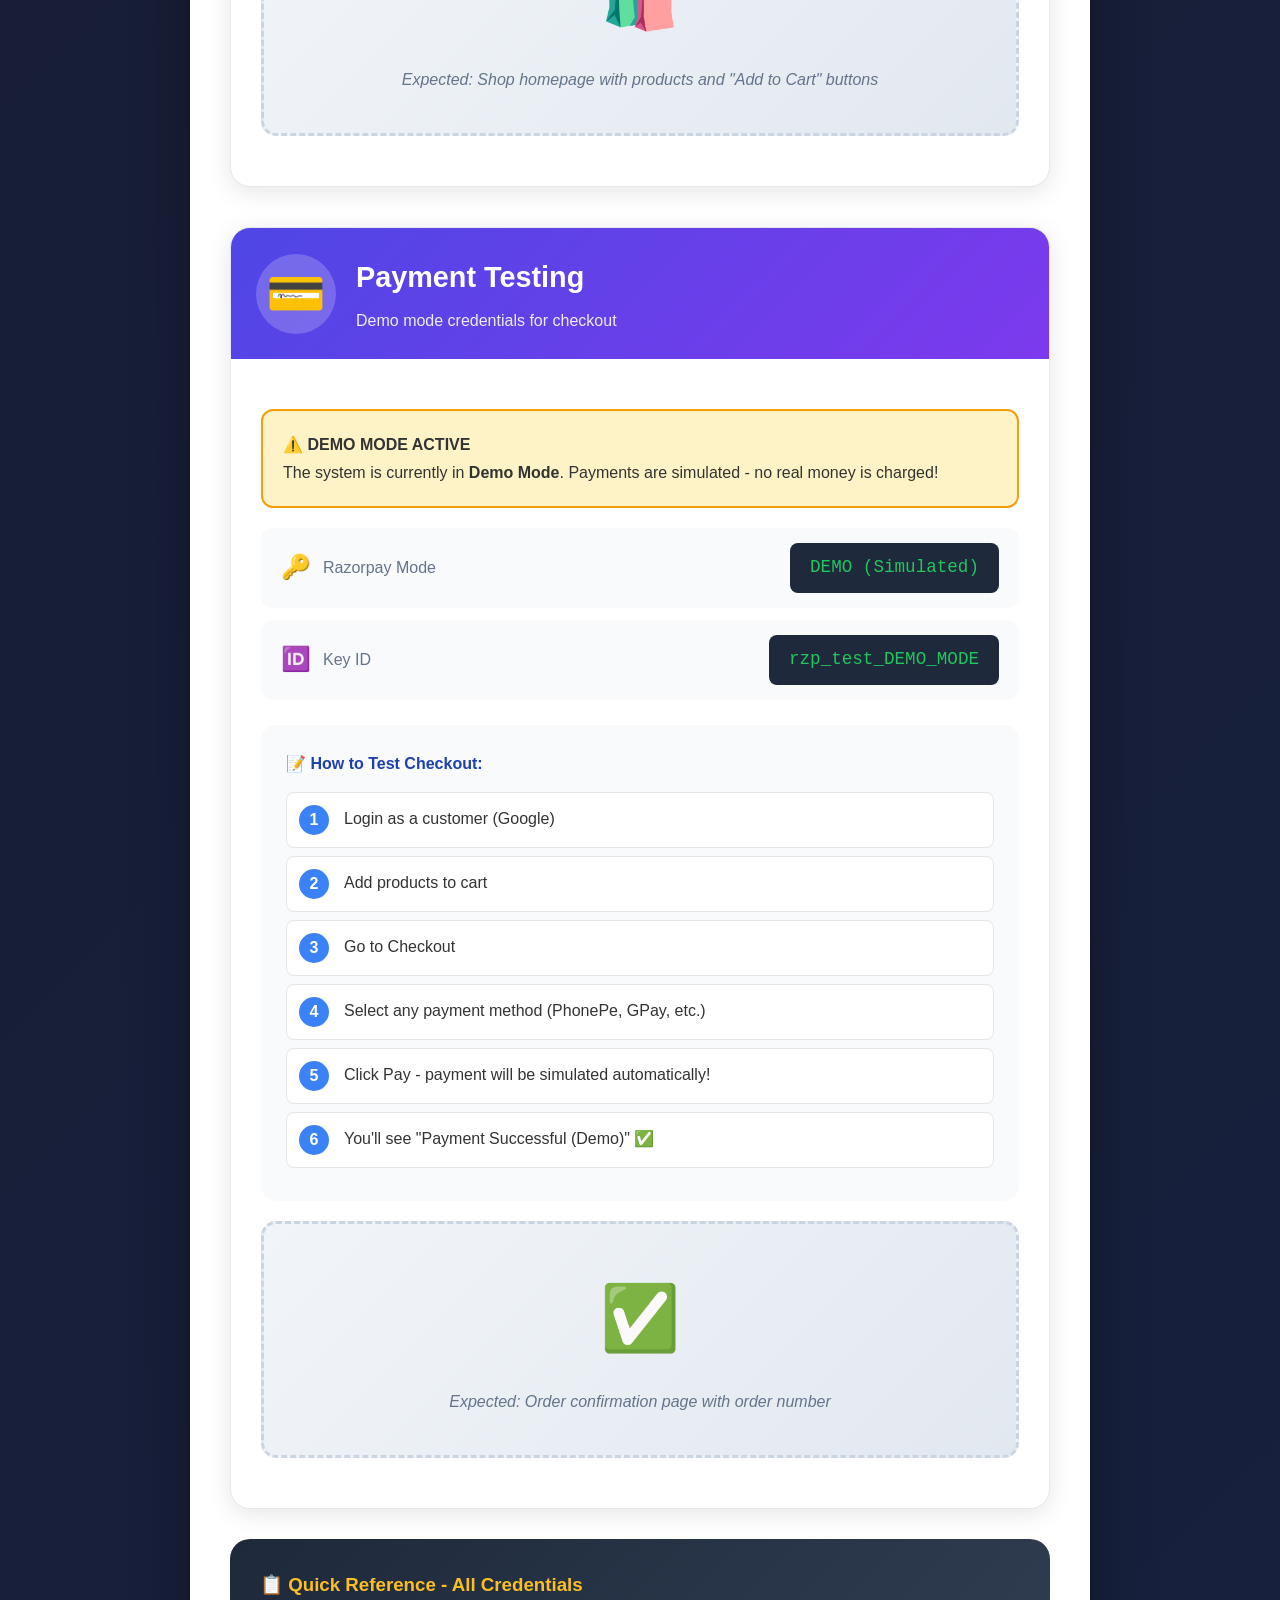
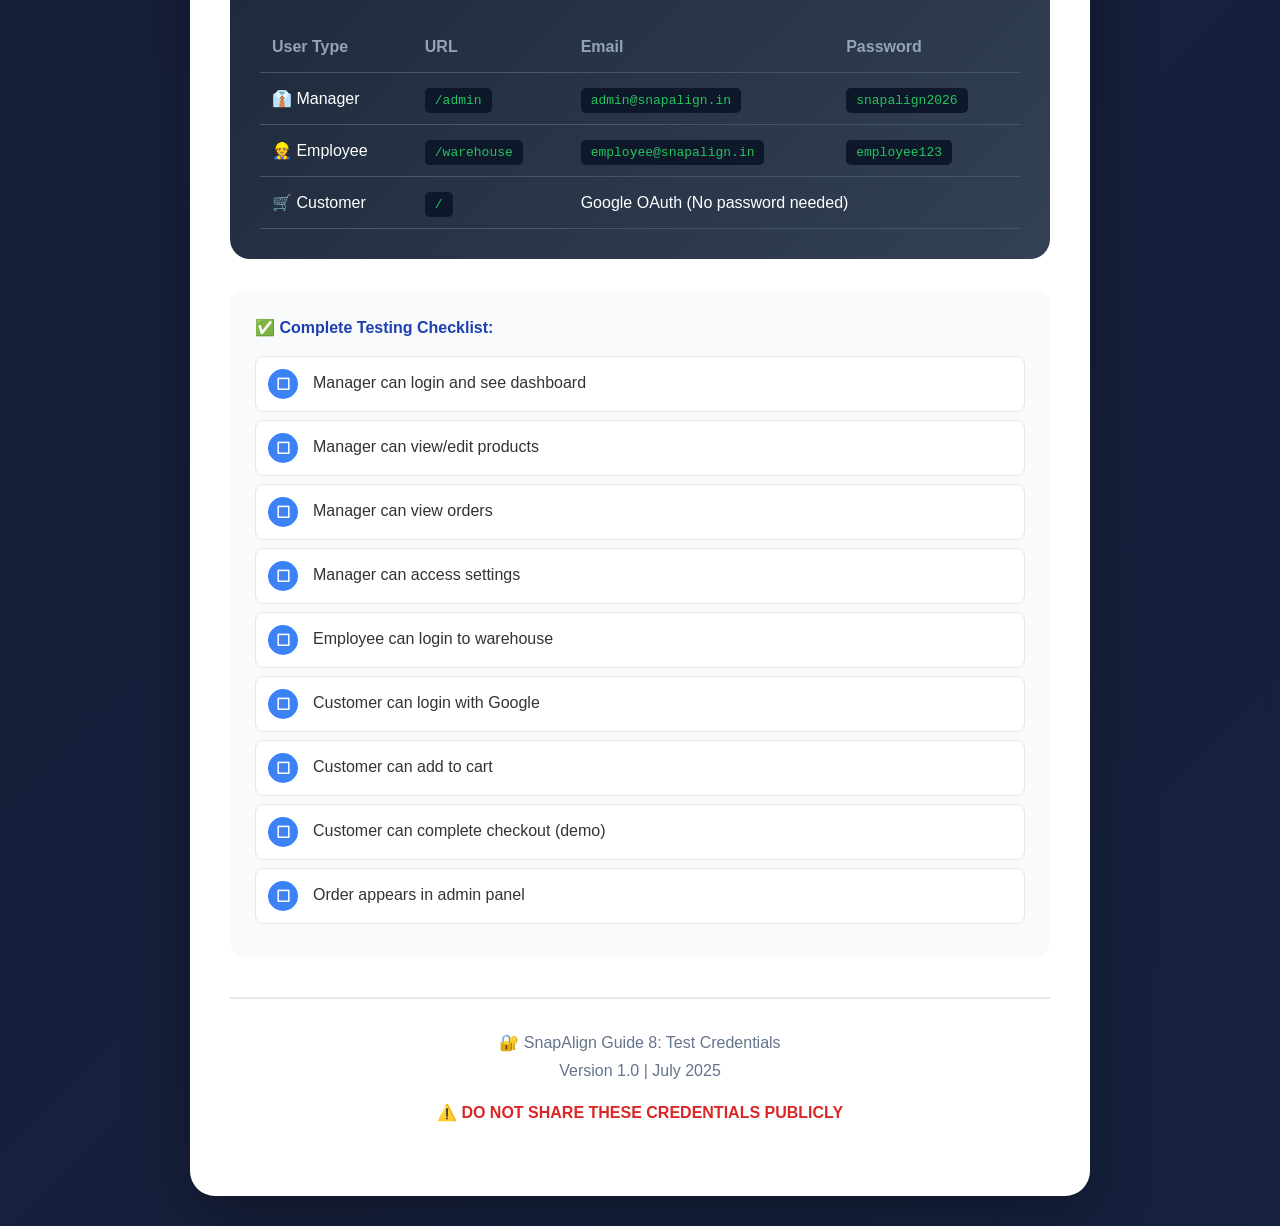
<file: docs/Guide_08_Test_Credentials.html>
<!DOCTYPE html>
<html lang="en">
<head>
    <meta charset="UTF-8">
    <meta name="viewport" content="width=device-width, initial-scale=1.0">
    <title>Guide 8: Test Credentials - SnapAlign</title>
    <style>
        * { margin: 0; padding: 0; box-sizing: border-box; }
        body { 
            font-family: 'Segoe UI', Tahoma, Geneva, Verdana, sans-serif; 
            background: linear-gradient(135deg, #1a1a2e 0%, #16213e 100%);
            color: #333;
            line-height: 1.7;
            min-height: 100vh;
            padding: 30px;
        }
        .page {
            max-width: 900px;
            margin: 0 auto;
            background: white;
            border-radius: 25px;
            padding: 40px;
            box-shadow: 0 20px 60px rgba(0,0,0,0.3);
        }
        .header {
            background: linear-gradient(135deg, #059669 0%, #10b981 100%);
            color: white;
            padding: 40px;
            border-radius: 20px;
            margin-bottom: 30px;
            text-align: center;
        }
        .header h1 { font-size: 2.5em; margin-bottom: 10px; }
        .header p { font-size: 1.2em; opacity: 0.9; }
        .credential-card {
            background: white;
            border-radius: 20px;
            margin: 25px 0;
            overflow: hidden;
            box-shadow: 0 5px 25px rgba(0,0,0,0.1);
            border: 1px solid #e5e7eb;
        }
        .card-header {
            padding: 25px;
            color: white;
            display: flex;
            align-items: center;
            gap: 20px;
        }
        .card-header.manager { background: linear-gradient(135deg, #7c3aed, #a855f7); }
        .card-header.employee { background: linear-gradient(135deg, #ea580c, #f97316); }
        .card-header.customer { background: linear-gradient(135deg, #0891b2, #06b6d4); }
        .card-icon {
            width: 80px;
            height: 80px;
            background: rgba(255,255,255,0.2);
            border-radius: 50%;
            display: flex;
            align-items: center;
            justify-content: center;
            font-size: 3em;
        }
        .card-title h2 { font-size: 1.8em; margin-bottom: 5px; }
        .card-title p { opacity: 0.9; }
        .card-body {
            padding: 30px;
        }
        .cred-row {
            display: flex;
            justify-content: space-between;
            align-items: center;
            padding: 15px 20px;
            background: #f8fafc;
            border-radius: 12px;
            margin: 12px 0;
        }
        .cred-label {
            display: flex;
            align-items: center;
            gap: 12px;
            color: #64748b;
            font-weight: 500;
        }
        .cred-label .icon { font-size: 1.5em; }
        .cred-value {
            font-family: 'Fira Code', monospace;
            font-size: 1.1em;
            background: #1e293b;
            color: #22c55e;
            padding: 10px 20px;
            border-radius: 8px;
        }
        .permissions {
            margin-top: 20px;
            padding-top: 20px;
            border-top: 2px dashed #e5e7eb;
        }
        .permissions h4 {
            color: #64748b;
            margin-bottom: 15px;
        }
        .perm-grid {
            display: grid;
            grid-template-columns: repeat(3, 1fr);
            gap: 10px;
        }
        .perm-item {
            display: flex;
            align-items: center;
            gap: 8px;
            padding: 10px;
            background: #f0fdf4;
            border-radius: 8px;
            font-size: 0.9em;
        }
        .perm-item.disabled {
            background: #fef2f2;
            color: #9ca3af;
        }
        .test-steps {
            background: #f8fafc;
            border-radius: 15px;
            padding: 25px;
            margin-top: 25px;
        }
        .test-steps h4 {
            color: #1e40af;
            margin-bottom: 15px;
        }
        .test-step {
            display: flex;
            gap: 15px;
            padding: 12px;
            margin: 8px 0;
            background: white;
            border-radius: 8px;
            border: 1px solid #e5e7eb;
        }
        .step-num {
            width: 30px;
            height: 30px;
            background: #3b82f6;
            color: white;
            border-radius: 50%;
            display: flex;
            align-items: center;
            justify-content: center;
            font-weight: bold;
            flex-shrink: 0;
        }
        .screenshot-box {
            background: linear-gradient(135deg, #f1f5f9, #e2e8f0);
            border: 3px dashed #cbd5e1;
            border-radius: 15px;
            padding: 40px;
            text-align: center;
            margin: 20px 0;
        }
        .screenshot-box .icon { font-size: 4em; margin-bottom: 15px; }
        .screenshot-box .caption { color: #64748b; font-style: italic; }
        .demo-badge {
            display: inline-block;
            background: linear-gradient(135deg, #fbbf24, #f59e0b);
            color: #78350f;
            padding: 8px 20px;
            border-radius: 20px;
            font-weight: bold;
            margin: 10px;
        }
        .quick-ref {
            background: linear-gradient(135deg, #1e293b, #334155);
            color: white;
            border-radius: 20px;
            padding: 30px;
            margin: 30px 0;
        }
        .quick-ref h3 {
            margin-bottom: 20px;
            color: #fbbf24;
        }
        .quick-ref table {
            width: 100%;
            border-collapse: collapse;
        }
        .quick-ref th, .quick-ref td {
            padding: 12px;
            text-align: left;
            border-bottom: 1px solid #475569;
        }
        .quick-ref th { color: #94a3b8; }
        .quick-ref code {
            background: #0f172a;
            padding: 5px 10px;
            border-radius: 5px;
            color: #22c55e;
        }
        .warning-box {
            background: #fef3c7;
            border: 2px solid #f59e0b;
            border-radius: 12px;
            padding: 20px;
            margin: 20px 0;
        }
        .info-box {
            background: #e0f2fe;
            border: 2px solid #0ea5e9;
            border-radius: 12px;
            padding: 20px;
            margin: 20px 0;
        }
        .page-break { page-break-before: always; margin-top: 40px; }
        .footer {
            text-align: center;
            padding: 30px;
            color: #64748b;
            border-top: 2px solid #e5e7eb;
            margin-top: 40px;
        }
    </style>
</head>
<body>
    <div class="page">
        <!-- HEADER -->
        <div class="header">
            <h1>🔐 Test Credentials</h1>
            <p>All User Types & Passwords for Testing</p>
            <span class="demo-badge">📋 CONFIDENTIAL - FOR TESTING ONLY</span>
        </div>

        <div class="info-box">
            <strong>🧒 Simple Explanation:</strong> This page has all the usernames and passwords you need to test the website. 
            There are 3 types of users: Managers (bosses), Employees (workers), and Customers (shoppers). 
            Each has different powers! 🦸‍♂️
        </div>

        <!-- MANAGER CREDENTIALS -->
        <div class="credential-card">
            <div class="card-header manager">
                <div class="card-icon">👔</div>
                <div class="card-title">
                    <h2>Manager Account</h2>
                    <p>Full admin access to everything</p>
                </div>
            </div>
            <div class="card-body">
                <div class="cred-row">
                    <div class="cred-label">
                        <span class="icon">🌐</span>
                        <span>Login URL</span>
                    </div>
                    <div class="cred-value">https://snapalign.in/admin</div>
                </div>
                <div class="cred-row">
                    <div class="cred-label">
                        <span class="icon">📧</span>
                        <span>Email</span>
                    </div>
                    <div class="cred-value">admin@snapalign.in</div>
                </div>
                <div class="cred-row">
                    <div class="cred-label">
                        <span class="icon">🔑</span>
                        <span>Password</span>
                    </div>
                    <div class="cred-value">snapalign2026</div>
                </div>
                <div class="cred-row">
                    <div class="cred-label">
                        <span class="icon">👤</span>
                        <span>Role</span>
                    </div>
                    <div class="cred-value">owner</div>
                </div>

                <div class="permissions">
                    <h4>✅ What Managers Can Do:</h4>
                    <div class="perm-grid">
                        <div class="perm-item">✅ View Dashboard</div>
                        <div class="perm-item">✅ Manage Orders</div>
                        <div class="perm-item">✅ Edit Products</div>
                        <div class="perm-item">✅ View Warehouse</div>
                        <div class="perm-item">✅ See Profit/Loss</div>
                        <div class="perm-item">✅ Manage Employees</div>
                        <div class="perm-item">✅ Create Coupons</div>
                        <div class="perm-item">✅ Change Settings</div>
                        <div class="perm-item">✅ Export Data</div>
                    </div>
                </div>

                <div class="test-steps">
                    <h4>📝 How to Test Manager Login:</h4>
                    <div class="test-step">
                        <div class="step-num">1</div>
                        <div>Go to <strong>https://snapalign.in/admin</strong></div>
                    </div>
                    <div class="test-step">
                        <div class="step-num">2</div>
                        <div>Enter email: <strong>admin@snapalign.in</strong></div>
                    </div>
                    <div class="test-step">
                        <div class="step-num">3</div>
                        <div>Enter password: <strong>snapalign2026</strong></div>
                    </div>
                    <div class="test-step">
                        <div class="step-num">4</div>
                        <div>Click <strong>Login</strong> button</div>
                    </div>
                    <div class="test-step">
                        <div class="step-num">5</div>
                        <div>You should see the Dashboard with stats! ✅</div>
                    </div>
                </div>

                <div class="screenshot-box">
                    <div class="icon">👔</div>
                    <div class="caption">Expected: Manager Dashboard with Revenue, Orders, and Menu tabs</div>
                </div>
            </div>
        </div>

        <!-- EMPLOYEE CREDENTIALS -->
        <div class="credential-card page-break">
            <div class="card-header employee">
                <div class="card-icon">👷</div>
                <div class="card-title">
                    <h2>Employee Account</h2>
                    <p>Warehouse scanner access only</p>
                </div>
            </div>
            <div class="card-body">
                <div class="cred-row">
                    <div class="cred-label">
                        <span class="icon">🌐</span>
                        <span>Login URL</span>
                    </div>
                    <div class="cred-value">https://snapalign.in/warehouse</div>
                </div>
                <div class="cred-row">
                    <div class="cred-label">
                        <span class="icon">📧</span>
                        <span>Email</span>
                    </div>
                    <div class="cred-value">employee@snapalign.in</div>
                </div>
                <div class="cred-row">
                    <div class="cred-label">
                        <span class="icon">🔑</span>
                        <span>Password</span>
                    </div>
                    <div class="cred-value">employee123</div>
                </div>
                <div class="cred-row">
                    <div class="cred-label">
                        <span class="icon">👤</span>
                        <span>Role</span>
                    </div>
                    <div class="cred-value">employee</div>
                </div>

                <div class="permissions">
                    <h4>What Employees Can Do:</h4>
                    <div class="perm-grid">
                        <div class="perm-item">✅ Scan Orders</div>
                        <div class="perm-item">✅ Update Status</div>
                        <div class="perm-item">✅ View Bin Locations</div>
                        <div class="perm-item disabled">❌ Edit Products</div>
                        <div class="perm-item disabled">❌ See Profits</div>
                        <div class="perm-item disabled">❌ Create Coupons</div>
                    </div>
                </div>

                <div class="test-steps">
                    <h4>📝 How to Test Employee Login:</h4>
                    <div class="test-step">
                        <div class="step-num">1</div>
                        <div>Open phone browser (📱 mobile recommended)</div>
                    </div>
                    <div class="test-step">
                        <div class="step-num">2</div>
                        <div>Go to <strong>https://snapalign.in/warehouse</strong></div>
                    </div>
                    <div class="test-step">
                        <div class="step-num">3</div>
                        <div>Enter email: <strong>employee@snapalign.in</strong></div>
                    </div>
                    <div class="test-step">
                        <div class="step-num">4</div>
                        <div>Enter password: <strong>employee123</strong></div>
                    </div>
                    <div class="test-step">
                        <div class="step-num">5</div>
                        <div>You should see the Scanner interface! ✅</div>
                    </div>
                </div>

                <div class="screenshot-box">
                    <div class="icon">📱</div>
                    <div class="caption">Expected: Mobile scanner screen with "Scan Order" button</div>
                </div>
            </div>
        </div>

        <!-- CUSTOMER CREDENTIALS -->
        <div class="credential-card">
            <div class="card-header customer">
                <div class="card-icon">🛒</div>
                <div class="card-title">
                    <h2>Customer Account</h2>
                    <p>Shop and purchase products</p>
                </div>
            </div>
            <div class="card-body">
                <div class="cred-row">
                    <div class="cred-label">
                        <span class="icon">🌐</span>
                        <span>Shop URL</span>
                    </div>
                    <div class="cred-value">https://snapalign.in</div>
                </div>
                <div class="cred-row">
                    <div class="cred-label">
                        <span class="icon">🔐</span>
                        <span>Login Method</span>
                    </div>
                    <div class="cred-value">Google OAuth (One-Click)</div>
                </div>

                <div class="info-box">
                    <strong>📌 Note:</strong> Customers login with their Google account! 
                    No username/password needed - just click "Sign in with Google" button.
                </div>

                <div class="permissions">
                    <h4>What Customers Can Do:</h4>
                    <div class="perm-grid">
                        <div class="perm-item">✅ Browse Products</div>
                        <div class="perm-item">✅ Add to Cart</div>
                        <div class="perm-item">✅ Checkout</div>
                        <div class="perm-item">✅ Track Orders</div>
                        <div class="perm-item">✅ Write Reviews</div>
                        <div class="perm-item">✅ Save Wishlist</div>
                        <div class="perm-item disabled">❌ Admin Access</div>
                        <div class="perm-item disabled">❌ See Prices</div>
                        <div class="perm-item disabled">❌ Warehouse</div>
                    </div>
                </div>

                <div class="test-steps">
                    <h4>📝 How to Test Customer Flow:</h4>
                    <div class="test-step">
                        <div class="step-num">1</div>
                        <div>Go to <strong>https://snapalign.in</strong></div>
                    </div>
                    <div class="test-step">
                        <div class="step-num">2</div>
                        <div>Click <strong>"Login"</strong> button (top right)</div>
                    </div>
                    <div class="test-step">
                        <div class="step-num">3</div>
                        <div>Click <strong>"Sign in with Google"</strong></div>
                    </div>
                    <div class="test-step">
                        <div class="step-num">4</div>
                        <div>Choose your Google account</div>
                    </div>
                    <div class="test-step">
                        <div class="step-num">5</div>
                        <div>You're logged in! Try adding a product to cart ✅</div>
                    </div>
                </div>

                <div class="screenshot-box">
                    <div class="icon">🛍️</div>
                    <div class="caption">Expected: Shop homepage with products and "Add to Cart" buttons</div>
                </div>
            </div>
        </div>

        <!-- PAYMENT TESTING -->
        <div class="credential-card page-break">
            <div class="card-header" style="background: linear-gradient(135deg, #4f46e5, #7c3aed);">
                <div class="card-icon">💳</div>
                <div class="card-title">
                    <h2>Payment Testing</h2>
                    <p>Demo mode credentials for checkout</p>
                </div>
            </div>
            <div class="card-body">
                <div class="warning-box">
                    <strong>⚠️ DEMO MODE ACTIVE</strong><br>
                    The system is currently in <strong>Demo Mode</strong>. 
                    Payments are simulated - no real money is charged!
                </div>

                <div class="cred-row">
                    <div class="cred-label">
                        <span class="icon">🔑</span>
                        <span>Razorpay Mode</span>
                    </div>
                    <div class="cred-value">DEMO (Simulated)</div>
                </div>
                <div class="cred-row">
                    <div class="cred-label">
                        <span class="icon">🆔</span>
                        <span>Key ID</span>
                    </div>
                    <div class="cred-value">rzp_test_DEMO_MODE</div>
                </div>

                <div class="test-steps">
                    <h4>📝 How to Test Checkout:</h4>
                    <div class="test-step">
                        <div class="step-num">1</div>
                        <div>Login as a customer (Google)</div>
                    </div>
                    <div class="test-step">
                        <div class="step-num">2</div>
                        <div>Add products to cart</div>
                    </div>
                    <div class="test-step">
                        <div class="step-num">3</div>
                        <div>Go to Checkout</div>
                    </div>
                    <div class="test-step">
                        <div class="step-num">4</div>
                        <div>Select any payment method (PhonePe, GPay, etc.)</div>
                    </div>
                    <div class="test-step">
                        <div class="step-num">5</div>
                        <div>Click Pay - payment will be simulated automatically!</div>
                    </div>
                    <div class="test-step">
                        <div class="step-num">6</div>
                        <div>You'll see "Payment Successful (Demo)" ✅</div>
                    </div>
                </div>

                <div class="screenshot-box">
                    <div class="icon">✅</div>
                    <div class="caption">Expected: Order confirmation page with order number</div>
                </div>
            </div>
        </div>

        <!-- QUICK REFERENCE TABLE -->
        <div class="quick-ref">
            <h3>📋 Quick Reference - All Credentials</h3>
            <table>
                <tr>
                    <th>User Type</th>
                    <th>URL</th>
                    <th>Email</th>
                    <th>Password</th>
                </tr>
                <tr>
                    <td>👔 Manager</td>
                    <td><code>/admin</code></td>
                    <td><code>admin@snapalign.in</code></td>
                    <td><code>snapalign2026</code></td>
                </tr>
                <tr>
                    <td>👷 Employee</td>
                    <td><code>/warehouse</code></td>
                    <td><code>employee@snapalign.in</code></td>
                    <td><code>employee123</code></td>
                </tr>
                <tr>
                    <td>🛒 Customer</td>
                    <td><code>/</code></td>
                    <td colspan="2">Google OAuth (No password needed)</td>
                </tr>
            </table>
        </div>

        <!-- TESTING CHECKLIST -->
        <div class="test-steps" style="margin-top: 30px;">
            <h4>✅ Complete Testing Checklist:</h4>
            <div class="test-step">
                <div class="step-num">☐</div>
                <div>Manager can login and see dashboard</div>
            </div>
            <div class="test-step">
                <div class="step-num">☐</div>
                <div>Manager can view/edit products</div>
            </div>
            <div class="test-step">
                <div class="step-num">☐</div>
                <div>Manager can view orders</div>
            </div>
            <div class="test-step">
                <div class="step-num">☐</div>
                <div>Manager can access settings</div>
            </div>
            <div class="test-step">
                <div class="step-num">☐</div>
                <div>Employee can login to warehouse</div>
            </div>
            <div class="test-step">
                <div class="step-num">☐</div>
                <div>Customer can login with Google</div>
            </div>
            <div class="test-step">
                <div class="step-num">☐</div>
                <div>Customer can add to cart</div>
            </div>
            <div class="test-step">
                <div class="step-num">☐</div>
                <div>Customer can complete checkout (demo)</div>
            </div>
            <div class="test-step">
                <div class="step-num">☐</div>
                <div>Order appears in admin panel</div>
            </div>
        </div>

        <div class="footer">
            <p>🔐 SnapAlign Guide 8: Test Credentials</p>
            <p>Version 1.0 | July 2025</p>
            <p style="margin-top: 15px; color: #dc2626; font-weight: bold;">
                ⚠️ DO NOT SHARE THESE CREDENTIALS PUBLICLY
            </p>
        </div>
    </div>
</body>
</html>
</file>
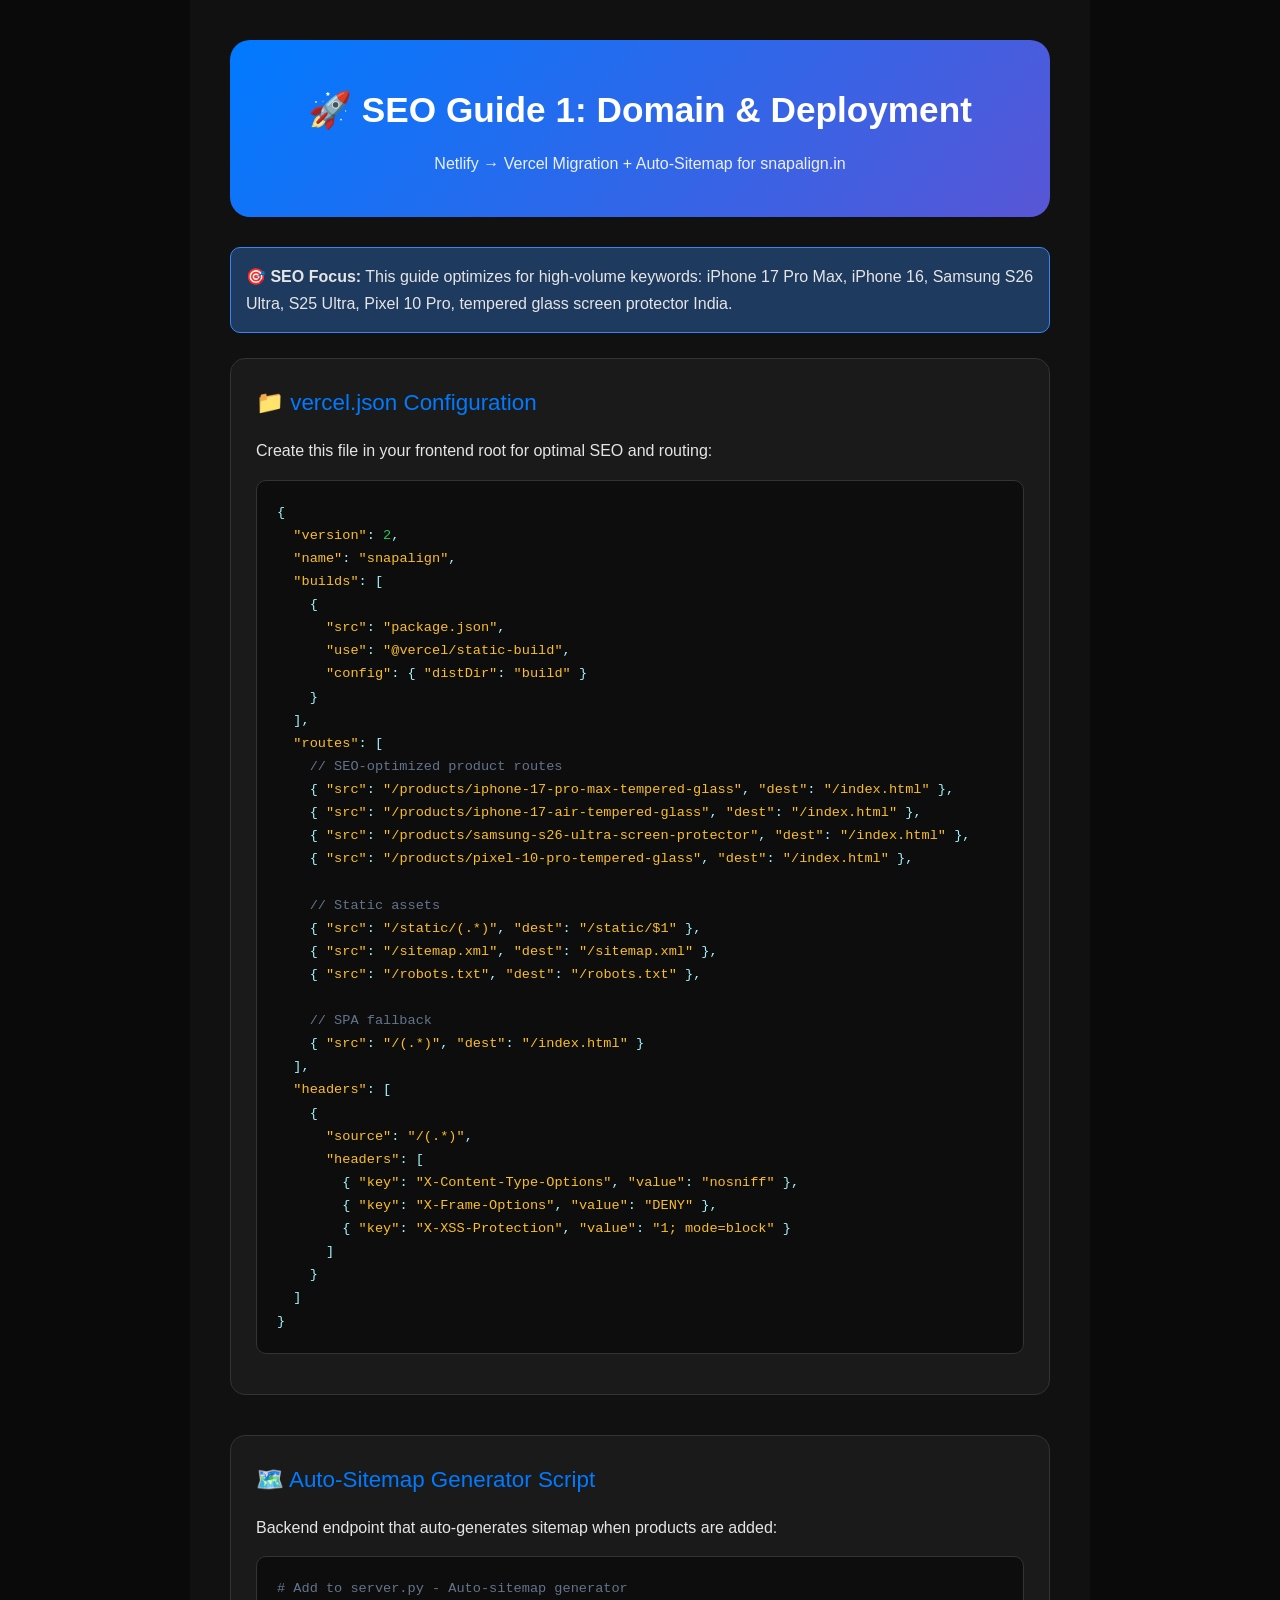
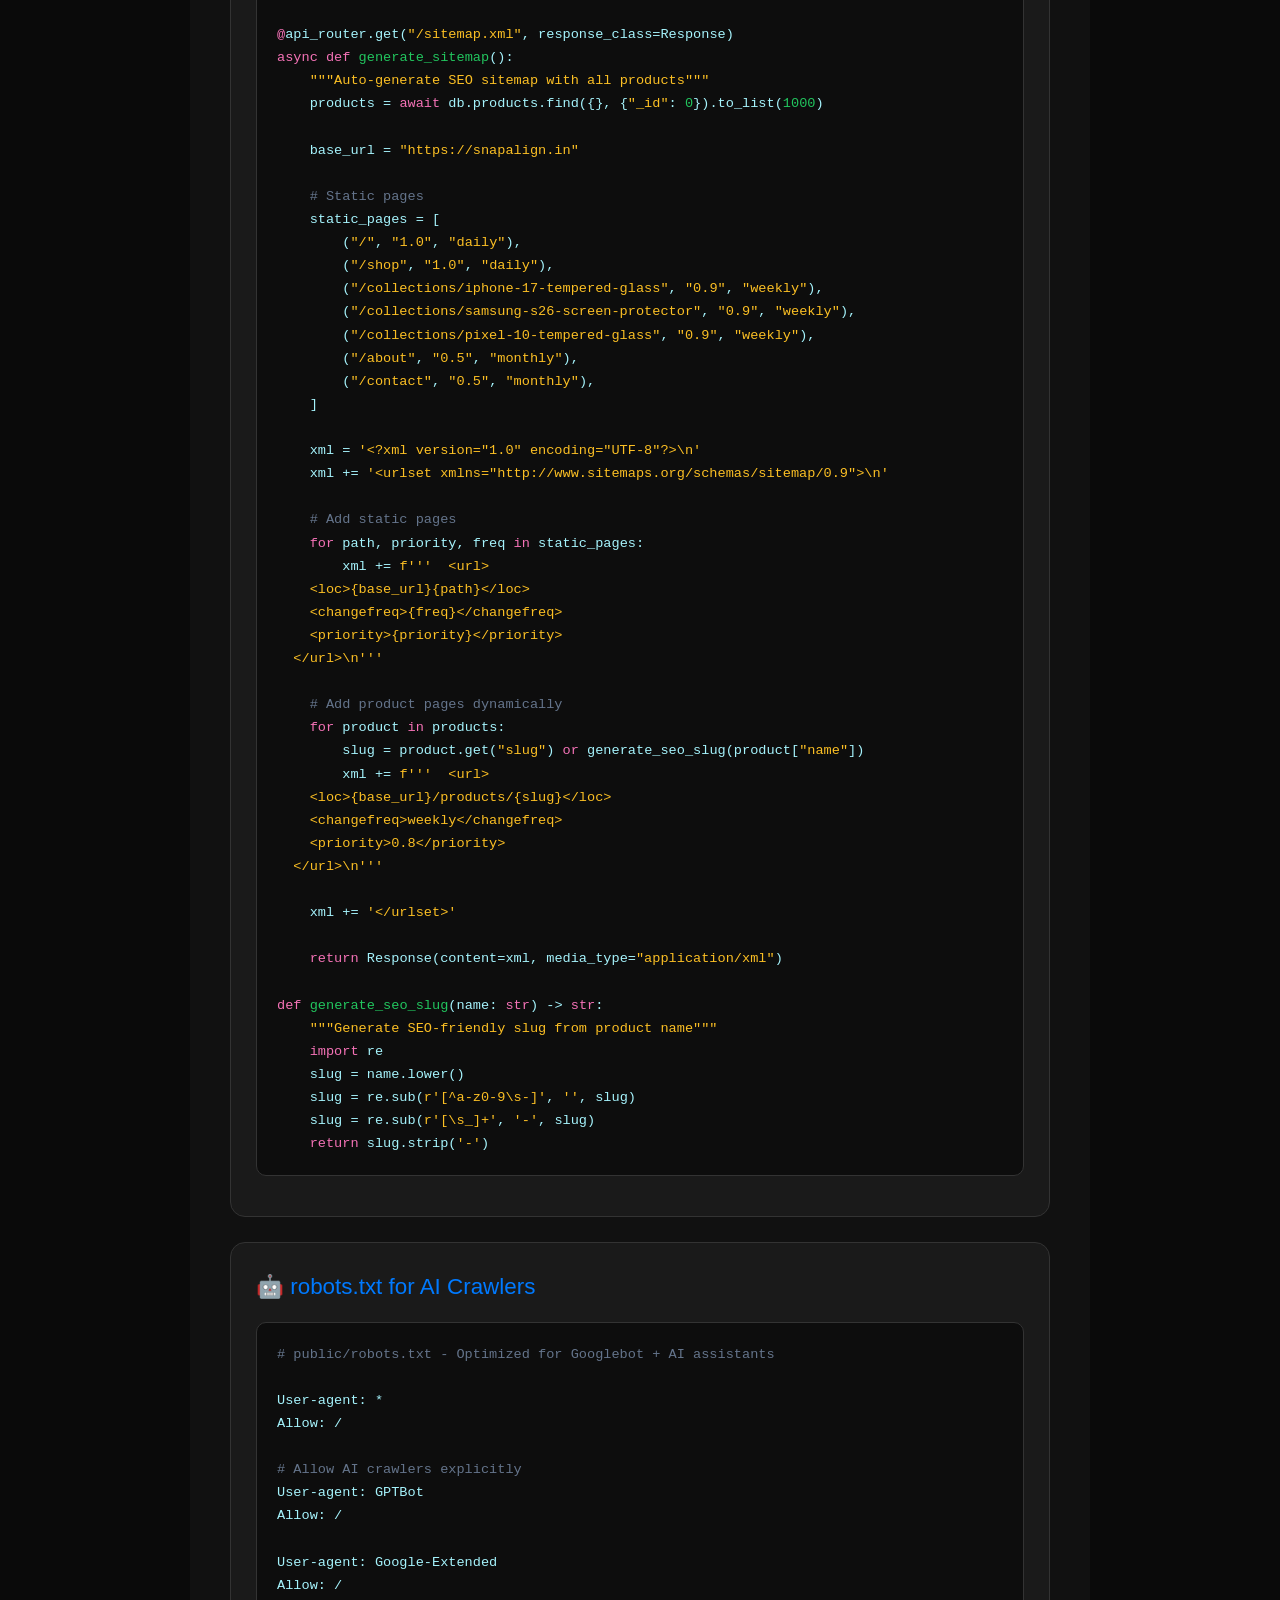
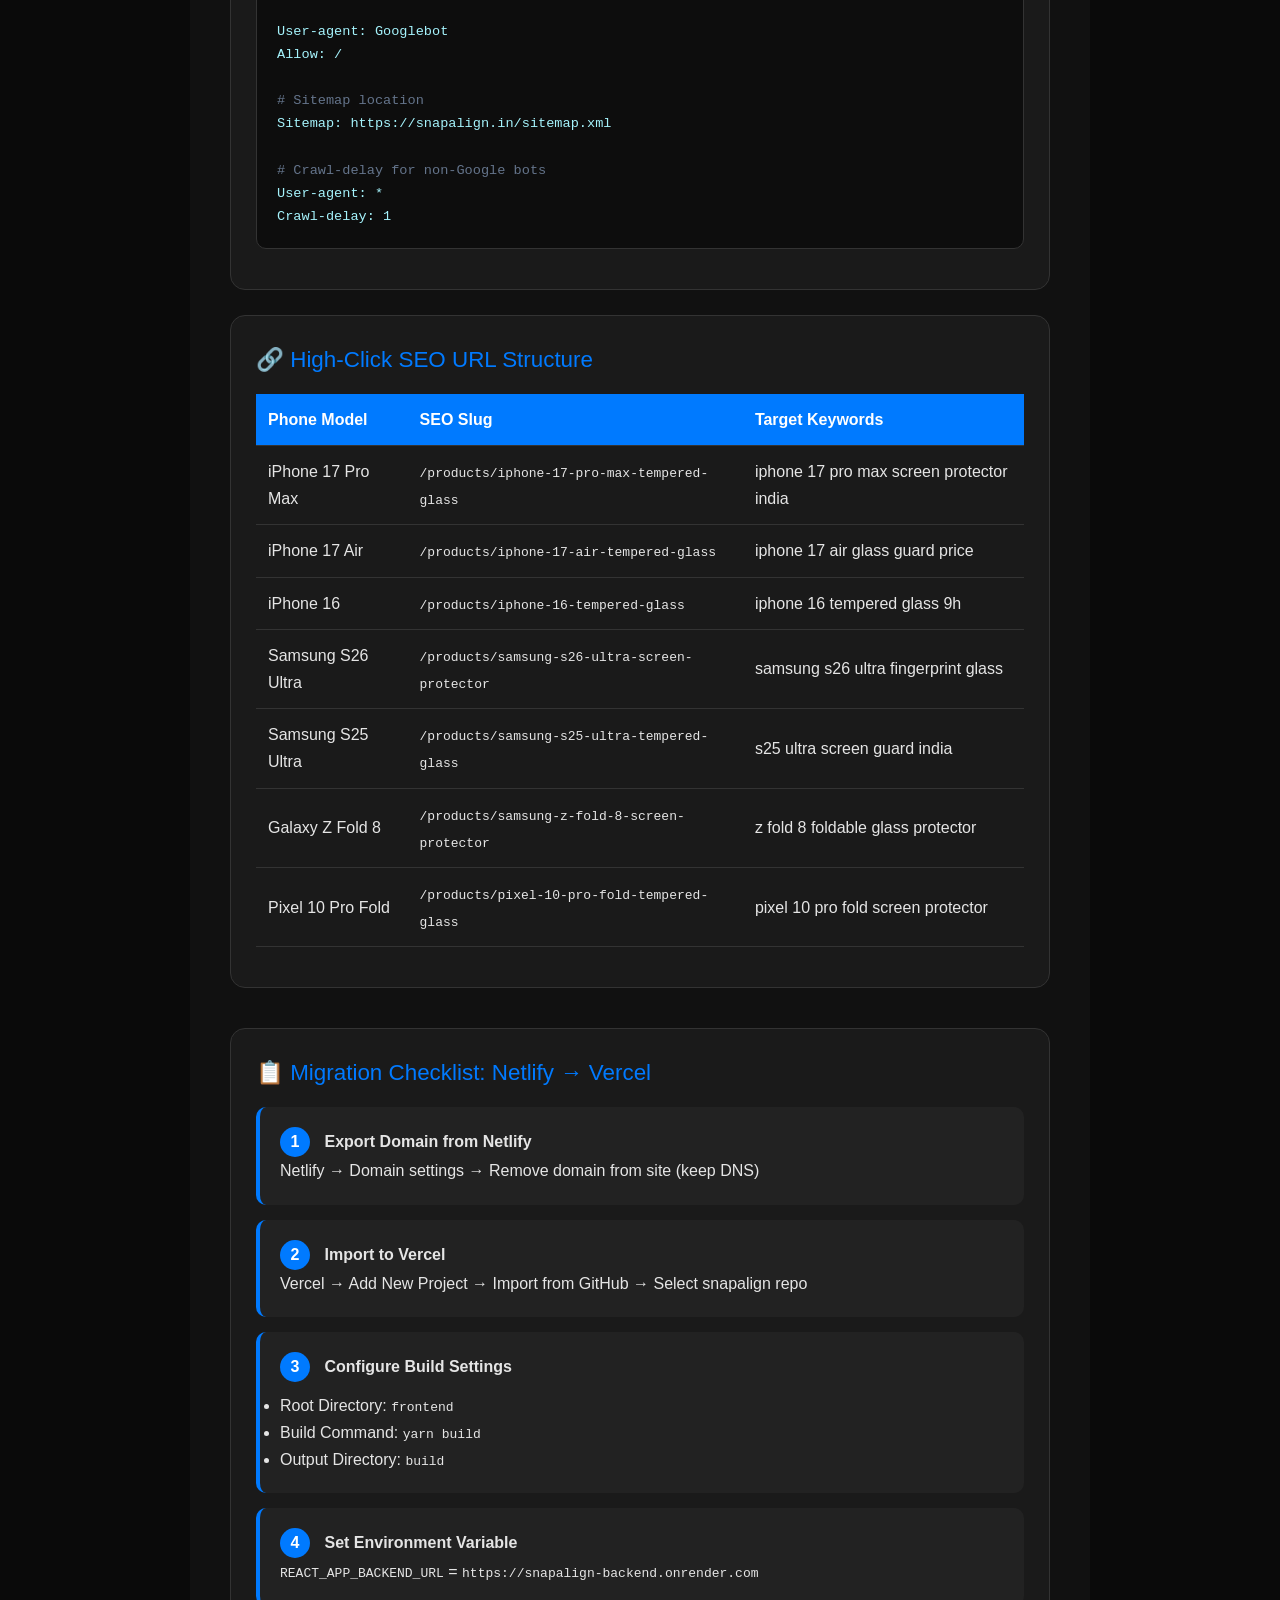
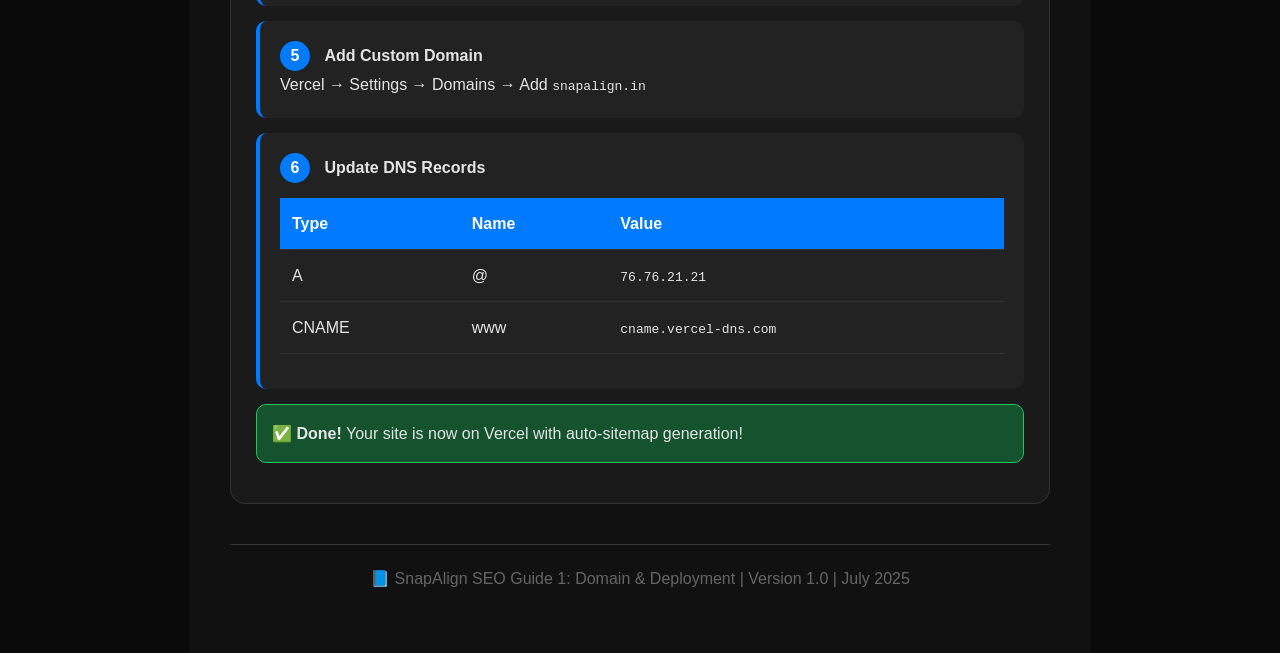
<file: docs/SEO_Guide_01_Domain_Deployment.html>
<!DOCTYPE html>
<html lang="en">
<head>
    <meta charset="UTF-8">
    <meta name="viewport" content="width=device-width, initial-scale=1.0">
    <title>SEO Guide 1: Domain & SEO Deployment - SnapAlign</title>
    <style>
        * { margin: 0; padding: 0; box-sizing: border-box; }
        body { font-family: 'Segoe UI', sans-serif; background: #0a0a0a; color: #e5e5e5; line-height: 1.7; }
        .page { max-width: 900px; margin: 0 auto; padding: 40px; background: #111; }
        .header { background: linear-gradient(135deg, #007AFF, #5856D6); padding: 40px; border-radius: 20px; text-align: center; margin-bottom: 30px; }
        .header h1 { font-size: 2.2em; color: white; margin-bottom: 10px; }
        .header p { color: rgba(255,255,255,0.9); }
        .section { background: #1a1a1a; border: 1px solid #333; border-radius: 15px; padding: 25px; margin: 25px 0; }
        .section-title { color: #007AFF; font-size: 1.4em; margin-bottom: 15px; display: flex; align-items: center; gap: 10px; }
        .code-block { background: #0d0d0d; border: 1px solid #333; border-radius: 10px; padding: 20px; font-family: 'Fira Code', monospace; font-size: 0.85em; overflow-x: auto; margin: 15px 0; color: #a5f3fc; white-space: pre; }
        .highlight { color: #22c55e; }
        .keyword { color: #f472b6; }
        .string { color: #fbbf24; }
        .comment { color: #64748b; }
        table { width: 100%; border-collapse: collapse; margin: 15px 0; }
        th, td { padding: 12px; text-align: left; border-bottom: 1px solid #333; }
        th { background: #007AFF; color: white; }
        .info-box { background: #1e3a5f; border: 1px solid #3b82f6; border-radius: 10px; padding: 15px; margin: 15px 0; }
        .warning-box { background: #422006; border: 1px solid #f59e0b; border-radius: 10px; padding: 15px; margin: 15px 0; }
        .success-box { background: #14532d; border: 1px solid #22c55e; border-radius: 10px; padding: 15px; margin: 15px 0; }
        .step-card { background: #222; border-radius: 10px; padding: 20px; margin: 15px 0; border-left: 4px solid #007AFF; }
        .step-num { display: inline-block; width: 30px; height: 30px; background: #007AFF; color: white; border-radius: 50%; text-align: center; line-height: 30px; font-weight: bold; margin-right: 10px; }
        .page-break { page-break-before: always; margin-top: 40px; }
        .footer { text-align: center; padding: 20px; color: #666; border-top: 1px solid #333; margin-top: 40px; }
    </style>
</head>
<body>
    <div class="page">
        <div class="header">
            <h1>🚀 SEO Guide 1: Domain & Deployment</h1>
            <p>Netlify → Vercel Migration + Auto-Sitemap for snapalign.in</p>
        </div>

        <div class="info-box">
            <strong>🎯 SEO Focus:</strong> This guide optimizes for high-volume keywords: iPhone 17 Pro Max, iPhone 16, Samsung S26 Ultra, S25 Ultra, Pixel 10 Pro, tempered glass screen protector India.
        </div>

        <div class="section">
            <div class="section-title">📁 vercel.json Configuration</div>
            <p>Create this file in your frontend root for optimal SEO and routing:</p>
            
            <div class="code-block">{
  <span class="string">"version"</span>: <span class="highlight">2</span>,
  <span class="string">"name"</span>: <span class="string">"snapalign"</span>,
  <span class="string">"builds"</span>: [
    {
      <span class="string">"src"</span>: <span class="string">"package.json"</span>,
      <span class="string">"use"</span>: <span class="string">"@vercel/static-build"</span>,
      <span class="string">"config"</span>: { <span class="string">"distDir"</span>: <span class="string">"build"</span> }
    }
  ],
  <span class="string">"routes"</span>: [
    <span class="comment">// SEO-optimized product routes</span>
    { <span class="string">"src"</span>: <span class="string">"/products/iphone-17-pro-max-tempered-glass"</span>, <span class="string">"dest"</span>: <span class="string">"/index.html"</span> },
    { <span class="string">"src"</span>: <span class="string">"/products/iphone-17-air-tempered-glass"</span>, <span class="string">"dest"</span>: <span class="string">"/index.html"</span> },
    { <span class="string">"src"</span>: <span class="string">"/products/samsung-s26-ultra-screen-protector"</span>, <span class="string">"dest"</span>: <span class="string">"/index.html"</span> },
    { <span class="string">"src"</span>: <span class="string">"/products/pixel-10-pro-tempered-glass"</span>, <span class="string">"dest"</span>: <span class="string">"/index.html"</span> },
    
    <span class="comment">// Static assets</span>
    { <span class="string">"src"</span>: <span class="string">"/static/(.*)"</span>, <span class="string">"dest"</span>: <span class="string">"/static/$1"</span> },
    { <span class="string">"src"</span>: <span class="string">"/sitemap.xml"</span>, <span class="string">"dest"</span>: <span class="string">"/sitemap.xml"</span> },
    { <span class="string">"src"</span>: <span class="string">"/robots.txt"</span>, <span class="string">"dest"</span>: <span class="string">"/robots.txt"</span> },
    
    <span class="comment">// SPA fallback</span>
    { <span class="string">"src"</span>: <span class="string">"/(.*)"</span>, <span class="string">"dest"</span>: <span class="string">"/index.html"</span> }
  ],
  <span class="string">"headers"</span>: [
    {
      <span class="string">"source"</span>: <span class="string">"/(.*)"</span>,
      <span class="string">"headers"</span>: [
        { <span class="string">"key"</span>: <span class="string">"X-Content-Type-Options"</span>, <span class="string">"value"</span>: <span class="string">"nosniff"</span> },
        { <span class="string">"key"</span>: <span class="string">"X-Frame-Options"</span>, <span class="string">"value"</span>: <span class="string">"DENY"</span> },
        { <span class="string">"key"</span>: <span class="string">"X-XSS-Protection"</span>, <span class="string">"value"</span>: <span class="string">"1; mode=block"</span> }
      ]
    }
  ]
}</div>
        </div>

        <div class="section page-break">
            <div class="section-title">🗺️ Auto-Sitemap Generator Script</div>
            <p>Backend endpoint that auto-generates sitemap when products are added:</p>
            
            <div class="code-block"><span class="comment"># Add to server.py - Auto-sitemap generator</span>

<span class="keyword">@</span>api_router.get(<span class="string">"/sitemap.xml"</span>, response_class=Response)
<span class="keyword">async def</span> <span class="highlight">generate_sitemap</span>():
    <span class="string">"""Auto-generate SEO sitemap with all products"""</span>
    products = <span class="keyword">await</span> db.products.find({}, {<span class="string">"_id"</span>: <span class="highlight">0</span>}).to_list(<span class="highlight">1000</span>)
    
    base_url = <span class="string">"https://snapalign.in"</span>
    
    <span class="comment"># Static pages</span>
    static_pages = [
        (<span class="string">"/"</span>, <span class="string">"1.0"</span>, <span class="string">"daily"</span>),
        (<span class="string">"/shop"</span>, <span class="string">"1.0"</span>, <span class="string">"daily"</span>),
        (<span class="string">"/collections/iphone-17-tempered-glass"</span>, <span class="string">"0.9"</span>, <span class="string">"weekly"</span>),
        (<span class="string">"/collections/samsung-s26-screen-protector"</span>, <span class="string">"0.9"</span>, <span class="string">"weekly"</span>),
        (<span class="string">"/collections/pixel-10-tempered-glass"</span>, <span class="string">"0.9"</span>, <span class="string">"weekly"</span>),
        (<span class="string">"/about"</span>, <span class="string">"0.5"</span>, <span class="string">"monthly"</span>),
        (<span class="string">"/contact"</span>, <span class="string">"0.5"</span>, <span class="string">"monthly"</span>),
    ]
    
    xml = <span class="string">'&lt;?xml version="1.0" encoding="UTF-8"?&gt;\n'</span>
    xml += <span class="string">'&lt;urlset xmlns="http://www.sitemaps.org/schemas/sitemap/0.9"&gt;\n'</span>
    
    <span class="comment"># Add static pages</span>
    <span class="keyword">for</span> path, priority, freq <span class="keyword">in</span> static_pages:
        xml += <span class="string">f'''  &lt;url&gt;
    &lt;loc&gt;{base_url}{path}&lt;/loc&gt;
    &lt;changefreq&gt;{freq}&lt;/changefreq&gt;
    &lt;priority&gt;{priority}&lt;/priority&gt;
  &lt;/url&gt;\n'''</span>
    
    <span class="comment"># Add product pages dynamically</span>
    <span class="keyword">for</span> product <span class="keyword">in</span> products:
        slug = product.get(<span class="string">"slug"</span>) <span class="keyword">or</span> generate_seo_slug(product[<span class="string">"name"</span>])
        xml += <span class="string">f'''  &lt;url&gt;
    &lt;loc&gt;{base_url}/products/{slug}&lt;/loc&gt;
    &lt;changefreq&gt;weekly&lt;/changefreq&gt;
    &lt;priority&gt;0.8&lt;/priority&gt;
  &lt;/url&gt;\n'''</span>
    
    xml += <span class="string">'&lt;/urlset&gt;'</span>
    
    <span class="keyword">return</span> Response(content=xml, media_type=<span class="string">"application/xml"</span>)

<span class="keyword">def</span> <span class="highlight">generate_seo_slug</span>(name: <span class="keyword">str</span>) -> <span class="keyword">str</span>:
    <span class="string">"""Generate SEO-friendly slug from product name"""</span>
    <span class="keyword">import</span> re
    slug = name.lower()
    slug = re.sub(<span class="string">r'[^a-z0-9\s-]'</span>, <span class="string">''</span>, slug)
    slug = re.sub(<span class="string">r'[\s_]+'</span>, <span class="string">'-'</span>, slug)
    <span class="keyword">return</span> slug.strip(<span class="string">'-'</span>)</div>
        </div>

        <div class="section">
            <div class="section-title">🤖 robots.txt for AI Crawlers</div>
            
            <div class="code-block"><span class="comment"># public/robots.txt - Optimized for Googlebot + AI assistants</span>

User-agent: *
Allow: /

<span class="comment"># Allow AI crawlers explicitly</span>
User-agent: GPTBot
Allow: /

User-agent: Google-Extended
Allow: /

User-agent: Googlebot
Allow: /

<span class="comment"># Sitemap location</span>
Sitemap: https://snapalign.in/sitemap.xml

<span class="comment"># Crawl-delay for non-Google bots</span>
User-agent: *
Crawl-delay: 1</div>
        </div>

        <div class="section">
            <div class="section-title">🔗 High-Click SEO URL Structure</div>
            
            <table>
                <tr>
                    <th>Phone Model</th>
                    <th>SEO Slug</th>
                    <th>Target Keywords</th>
                </tr>
                <tr>
                    <td>iPhone 17 Pro Max</td>
                    <td><code>/products/iphone-17-pro-max-tempered-glass</code></td>
                    <td>iphone 17 pro max screen protector india</td>
                </tr>
                <tr>
                    <td>iPhone 17 Air</td>
                    <td><code>/products/iphone-17-air-tempered-glass</code></td>
                    <td>iphone 17 air glass guard price</td>
                </tr>
                <tr>
                    <td>iPhone 16</td>
                    <td><code>/products/iphone-16-tempered-glass</code></td>
                    <td>iphone 16 tempered glass 9h</td>
                </tr>
                <tr>
                    <td>Samsung S26 Ultra</td>
                    <td><code>/products/samsung-s26-ultra-screen-protector</code></td>
                    <td>samsung s26 ultra fingerprint glass</td>
                </tr>
                <tr>
                    <td>Samsung S25 Ultra</td>
                    <td><code>/products/samsung-s25-ultra-tempered-glass</code></td>
                    <td>s25 ultra screen guard india</td>
                </tr>
                <tr>
                    <td>Galaxy Z Fold 8</td>
                    <td><code>/products/samsung-z-fold-8-screen-protector</code></td>
                    <td>z fold 8 foldable glass protector</td>
                </tr>
                <tr>
                    <td>Pixel 10 Pro Fold</td>
                    <td><code>/products/pixel-10-pro-fold-tempered-glass</code></td>
                    <td>pixel 10 pro fold screen protector</td>
                </tr>
            </table>
        </div>

        <div class="section page-break">
            <div class="section-title">📋 Migration Checklist: Netlify → Vercel</div>

            <div class="step-card">
                <span class="step-num">1</span>
                <strong>Export Domain from Netlify</strong>
                <p>Netlify → Domain settings → Remove domain from site (keep DNS)</p>
            </div>

            <div class="step-card">
                <span class="step-num">2</span>
                <strong>Import to Vercel</strong>
                <p>Vercel → Add New Project → Import from GitHub → Select snapalign repo</p>
            </div>

            <div class="step-card">
                <span class="step-num">3</span>
                <strong>Configure Build Settings</strong>
                <ul style="margin-top: 10px;">
                    <li>Root Directory: <code>frontend</code></li>
                    <li>Build Command: <code>yarn build</code></li>
                    <li>Output Directory: <code>build</code></li>
                </ul>
            </div>

            <div class="step-card">
                <span class="step-num">4</span>
                <strong>Set Environment Variable</strong>
                <p><code>REACT_APP_BACKEND_URL</code> = <code>https://snapalign-backend.onrender.com</code></p>
            </div>

            <div class="step-card">
                <span class="step-num">5</span>
                <strong>Add Custom Domain</strong>
                <p>Vercel → Settings → Domains → Add <code>snapalign.in</code></p>
            </div>

            <div class="step-card">
                <span class="step-num">6</span>
                <strong>Update DNS Records</strong>
                <table>
                    <tr><th>Type</th><th>Name</th><th>Value</th></tr>
                    <tr><td>A</td><td>@</td><td><code>76.76.21.21</code></td></tr>
                    <tr><td>CNAME</td><td>www</td><td><code>cname.vercel-dns.com</code></td></tr>
                </table>
            </div>

            <div class="success-box">
                ✅ <strong>Done!</strong> Your site is now on Vercel with auto-sitemap generation!
            </div>
        </div>

        <div class="footer">
            <p>📘 SnapAlign SEO Guide 1: Domain & Deployment | Version 1.0 | July 2025</p>
        </div>
    </div>
</body>
</html>
</file>
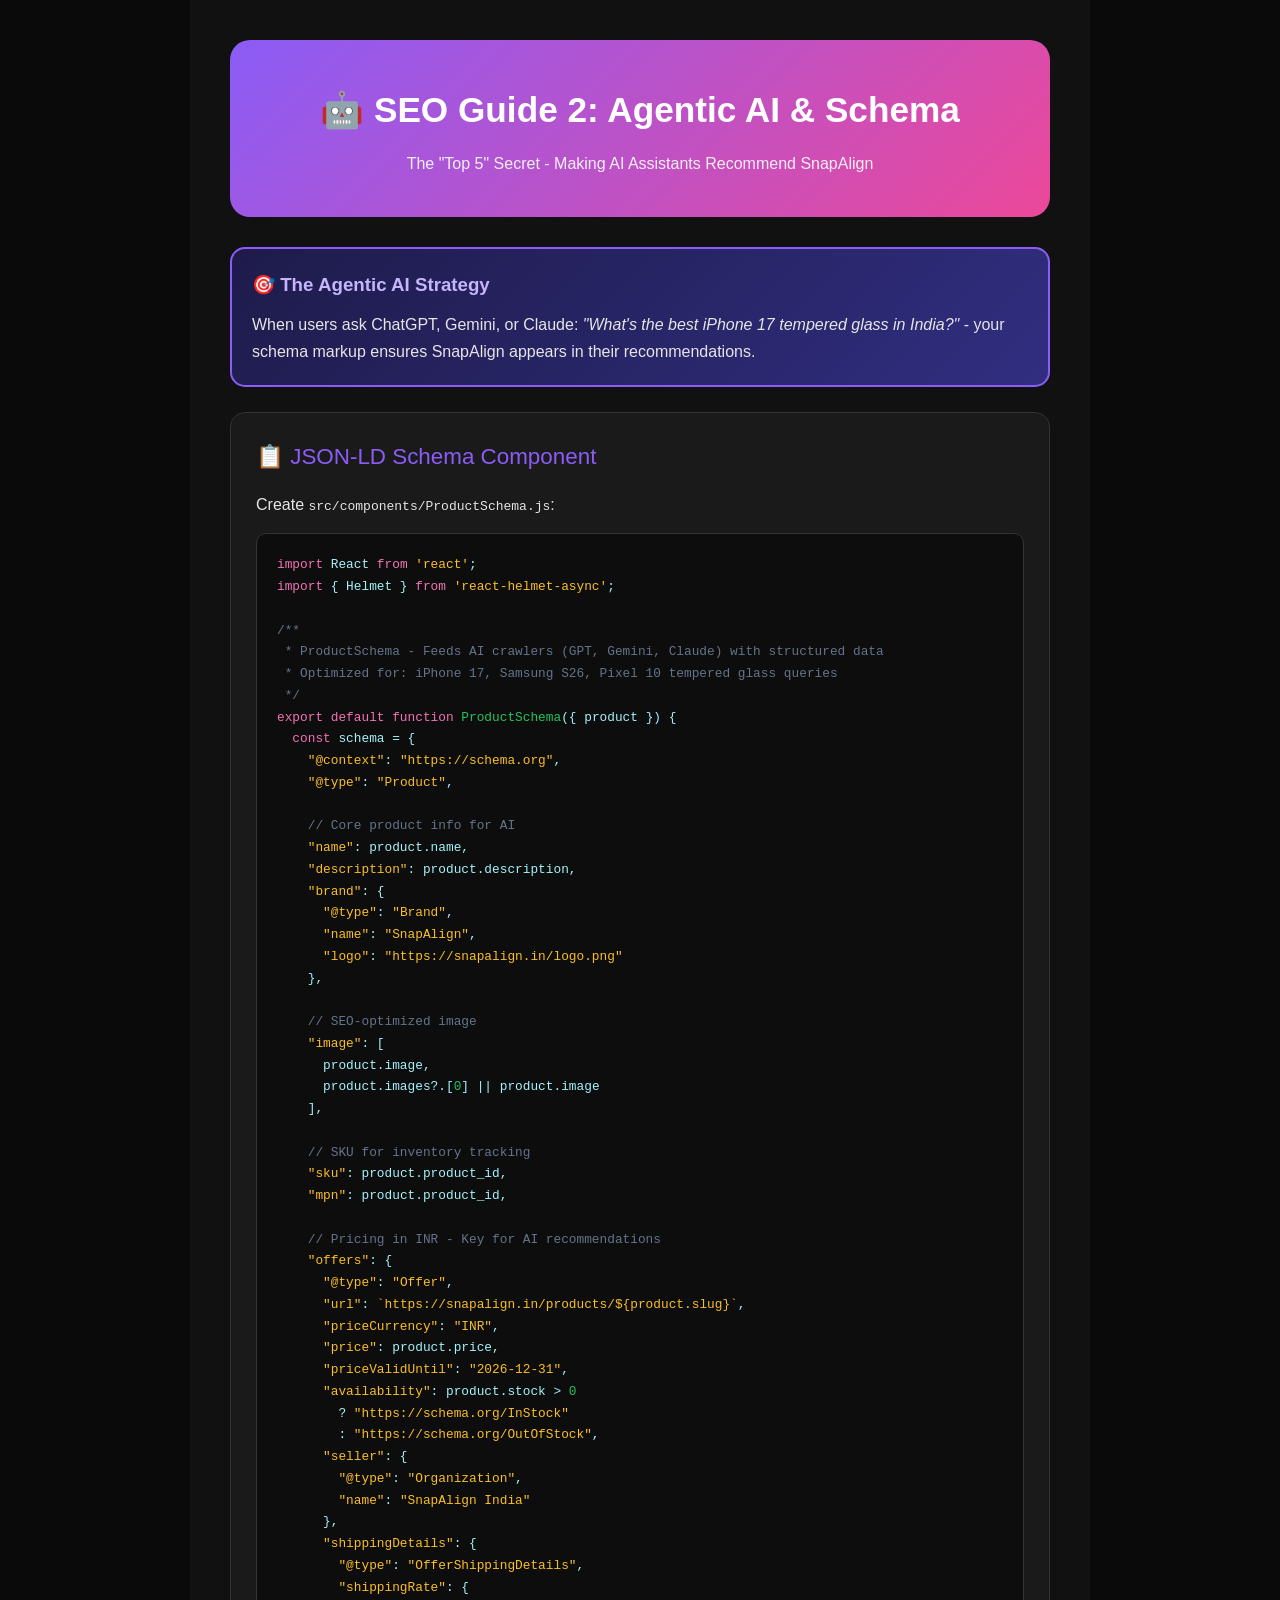
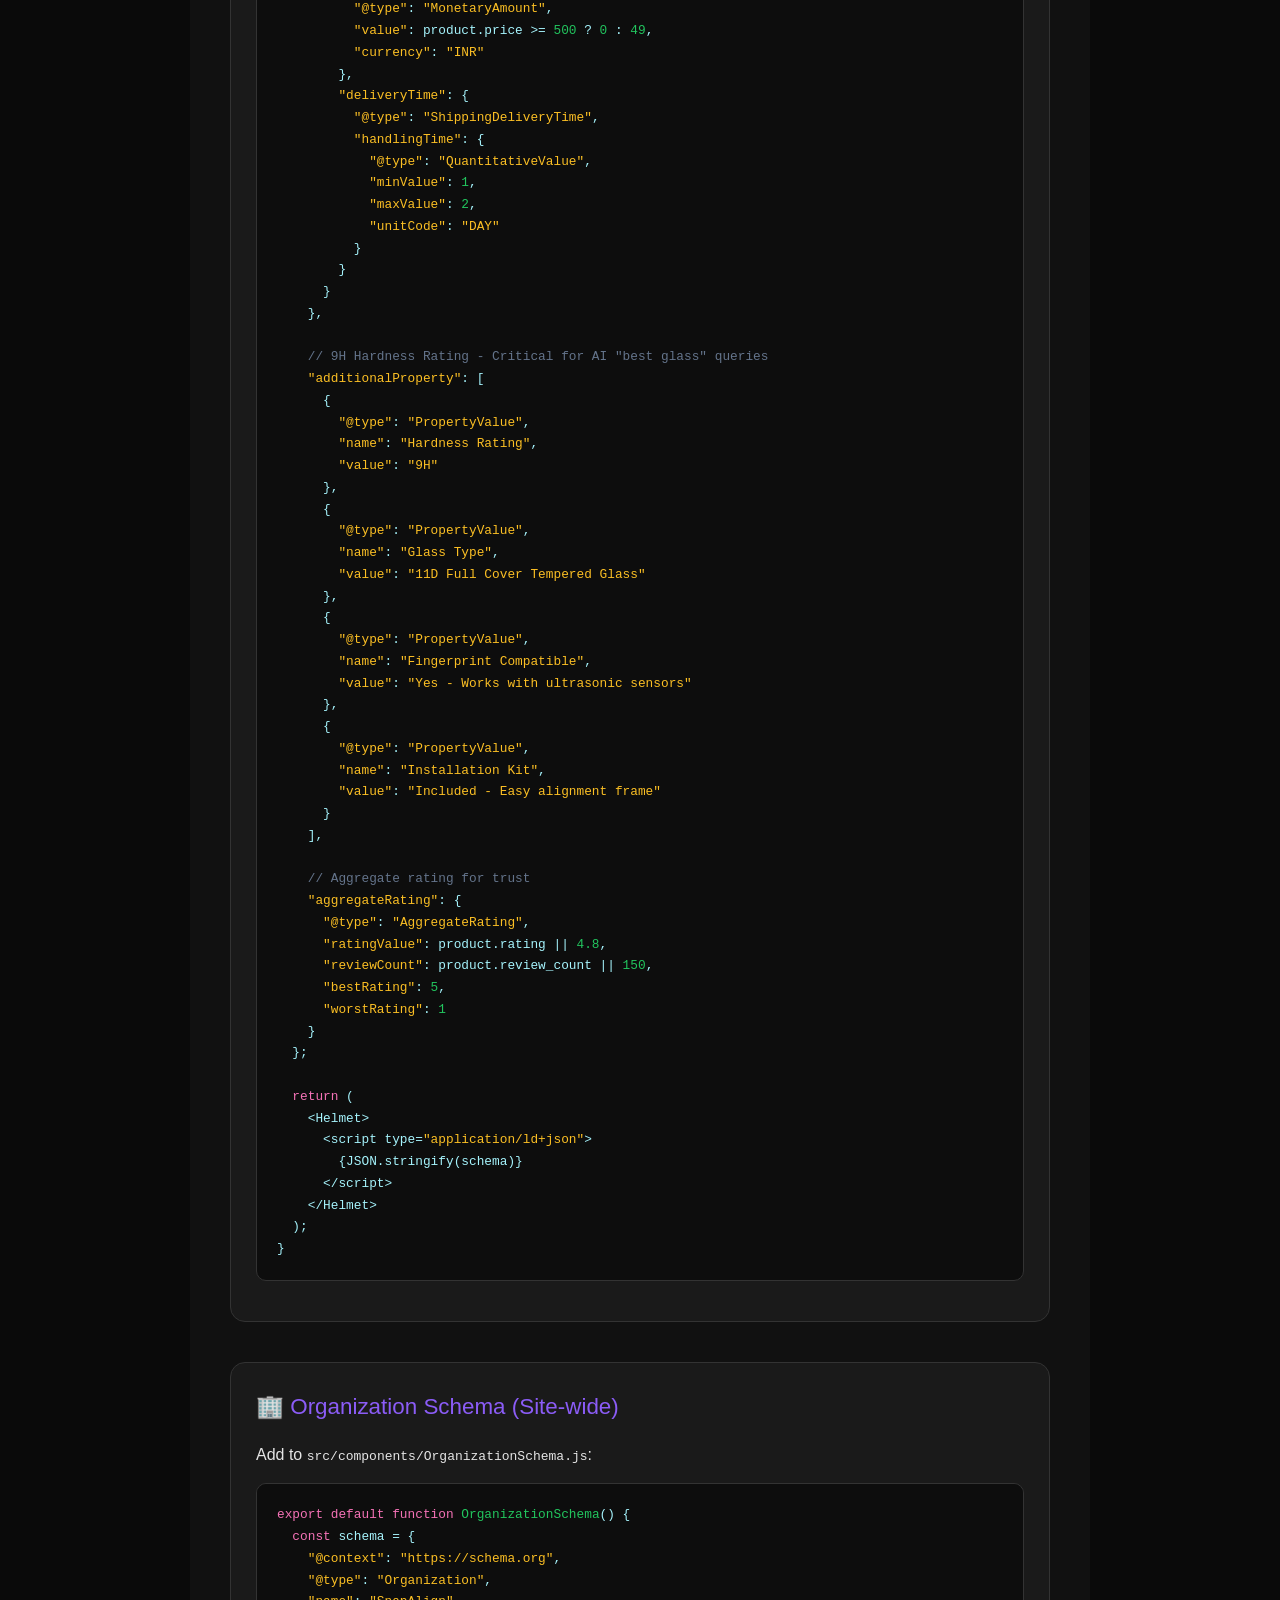
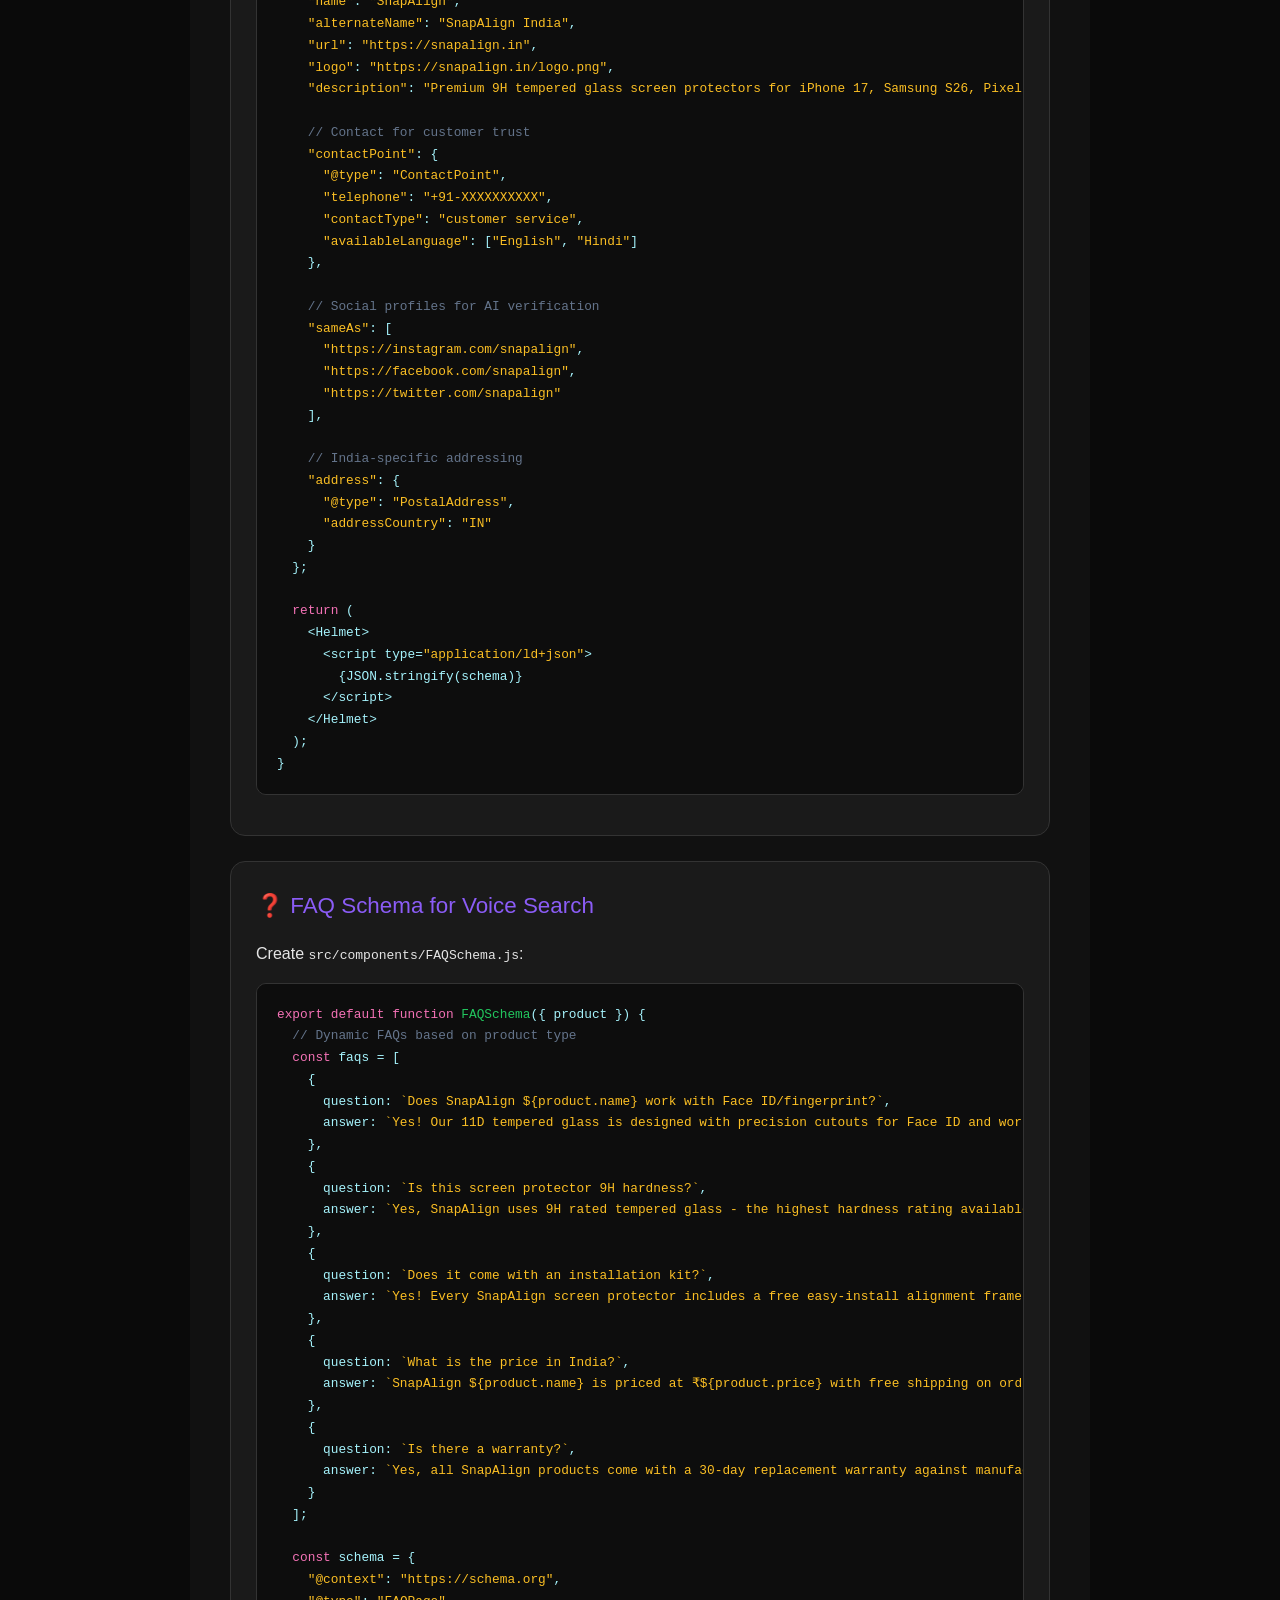
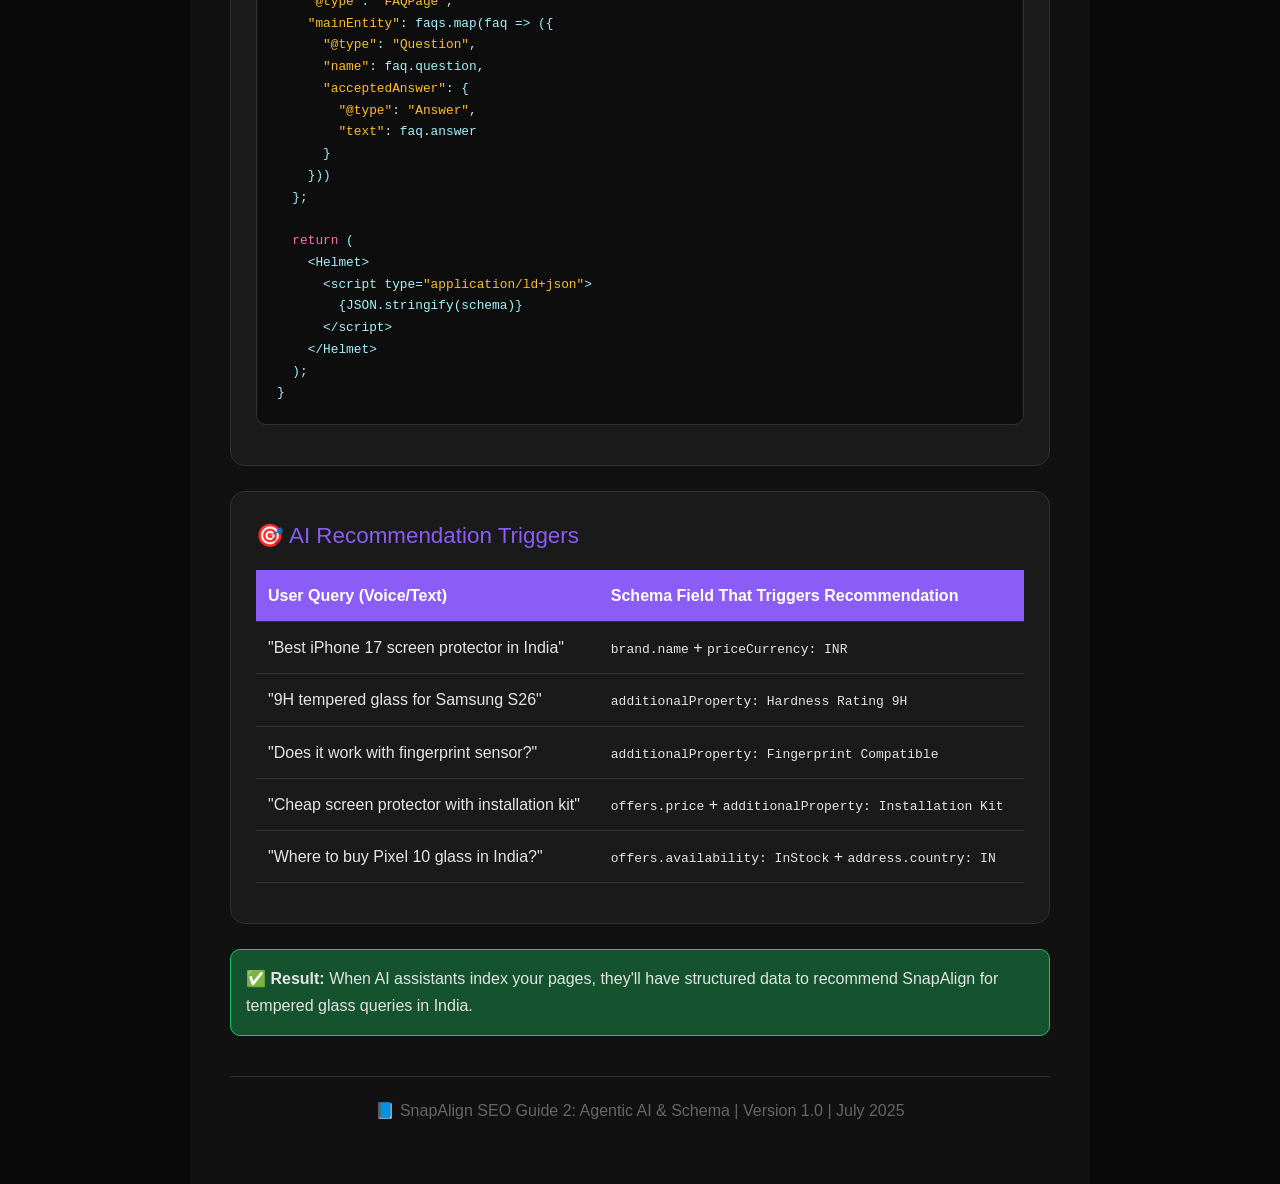
<file: docs/SEO_Guide_02_AI_Schema.html>
<!DOCTYPE html>
<html lang="en">
<head>
    <meta charset="UTF-8">
    <meta name="viewport" content="width=device-width, initial-scale=1.0">
    <title>SEO Guide 2: Agentic AI & Schema Markup - SnapAlign</title>
    <style>
        * { margin: 0; padding: 0; box-sizing: border-box; }
        body { font-family: 'Segoe UI', sans-serif; background: #0a0a0a; color: #e5e5e5; line-height: 1.7; }
        .page { max-width: 900px; margin: 0 auto; padding: 40px; background: #111; }
        .header { background: linear-gradient(135deg, #8b5cf6, #ec4899); padding: 40px; border-radius: 20px; text-align: center; margin-bottom: 30px; }
        .header h1 { font-size: 2.2em; color: white; margin-bottom: 10px; }
        .header p { color: rgba(255,255,255,0.9); }
        .section { background: #1a1a1a; border: 1px solid #333; border-radius: 15px; padding: 25px; margin: 25px 0; }
        .section-title { color: #8b5cf6; font-size: 1.4em; margin-bottom: 15px; }
        .code-block { background: #0d0d0d; border: 1px solid #333; border-radius: 10px; padding: 20px; font-family: 'Fira Code', monospace; font-size: 0.8em; overflow-x: auto; margin: 15px 0; color: #a5f3fc; white-space: pre; }
        .highlight { color: #22c55e; }
        .keyword { color: #f472b6; }
        .string { color: #fbbf24; }
        .comment { color: #64748b; }
        .ai-box { background: linear-gradient(135deg, #1e1b4b, #312e81); border: 2px solid #8b5cf6; border-radius: 15px; padding: 20px; margin: 20px 0; }
        .info-box { background: #1e3a5f; border: 1px solid #3b82f6; border-radius: 10px; padding: 15px; margin: 15px 0; }
        .success-box { background: #14532d; border: 1px solid #22c55e; border-radius: 10px; padding: 15px; margin: 15px 0; }
        table { width: 100%; border-collapse: collapse; margin: 15px 0; }
        th, td { padding: 12px; text-align: left; border-bottom: 1px solid #333; }
        th { background: #8b5cf6; color: white; }
        .page-break { page-break-before: always; margin-top: 40px; }
        .footer { text-align: center; padding: 20px; color: #666; border-top: 1px solid #333; margin-top: 40px; }
    </style>
</head>
<body>
    <div class="page">
        <div class="header">
            <h1>🤖 SEO Guide 2: Agentic AI & Schema</h1>
            <p>The "Top 5" Secret - Making AI Assistants Recommend SnapAlign</p>
        </div>

        <div class="ai-box">
            <h3 style="color: #c4b5fd; margin-bottom: 10px;">🎯 The Agentic AI Strategy</h3>
            <p>When users ask ChatGPT, Gemini, or Claude: <em>"What's the best iPhone 17 tempered glass in India?"</em> - your schema markup ensures SnapAlign appears in their recommendations.</p>
        </div>

        <div class="section">
            <div class="section-title">📋 JSON-LD Schema Component</div>
            <p>Create <code>src/components/ProductSchema.js</code>:</p>
            
            <div class="code-block"><span class="keyword">import</span> React <span class="keyword">from</span> <span class="string">'react'</span>;
<span class="keyword">import</span> { Helmet } <span class="keyword">from</span> <span class="string">'react-helmet-async'</span>;

<span class="comment">/**
 * ProductSchema - Feeds AI crawlers (GPT, Gemini, Claude) with structured data
 * Optimized for: iPhone 17, Samsung S26, Pixel 10 tempered glass queries
 */</span>
<span class="keyword">export default function</span> <span class="highlight">ProductSchema</span>({ product }) {
  <span class="keyword">const</span> schema = {
    <span class="string">"@context"</span>: <span class="string">"https://schema.org"</span>,
    <span class="string">"@type"</span>: <span class="string">"Product"</span>,
    
    <span class="comment">// Core product info for AI</span>
    <span class="string">"name"</span>: product.name,
    <span class="string">"description"</span>: product.description,
    <span class="string">"brand"</span>: {
      <span class="string">"@type"</span>: <span class="string">"Brand"</span>,
      <span class="string">"name"</span>: <span class="string">"SnapAlign"</span>,
      <span class="string">"logo"</span>: <span class="string">"https://snapalign.in/logo.png"</span>
    },
    
    <span class="comment">// SEO-optimized image</span>
    <span class="string">"image"</span>: [
      product.image,
      product.images?.[<span class="highlight">0</span>] || product.image
    ],
    
    <span class="comment">// SKU for inventory tracking</span>
    <span class="string">"sku"</span>: product.product_id,
    <span class="string">"mpn"</span>: product.product_id,
    
    <span class="comment">// Pricing in INR - Key for AI recommendations</span>
    <span class="string">"offers"</span>: {
      <span class="string">"@type"</span>: <span class="string">"Offer"</span>,
      <span class="string">"url"</span>: <span class="string">`https://snapalign.in/products/${product.slug}`</span>,
      <span class="string">"priceCurrency"</span>: <span class="string">"INR"</span>,
      <span class="string">"price"</span>: product.price,
      <span class="string">"priceValidUntil"</span>: <span class="string">"2026-12-31"</span>,
      <span class="string">"availability"</span>: product.stock > <span class="highlight">0</span> 
        ? <span class="string">"https://schema.org/InStock"</span> 
        : <span class="string">"https://schema.org/OutOfStock"</span>,
      <span class="string">"seller"</span>: {
        <span class="string">"@type"</span>: <span class="string">"Organization"</span>,
        <span class="string">"name"</span>: <span class="string">"SnapAlign India"</span>
      },
      <span class="string">"shippingDetails"</span>: {
        <span class="string">"@type"</span>: <span class="string">"OfferShippingDetails"</span>,
        <span class="string">"shippingRate"</span>: {
          <span class="string">"@type"</span>: <span class="string">"MonetaryAmount"</span>,
          <span class="string">"value"</span>: product.price >= <span class="highlight">500</span> ? <span class="highlight">0</span> : <span class="highlight">49</span>,
          <span class="string">"currency"</span>: <span class="string">"INR"</span>
        },
        <span class="string">"deliveryTime"</span>: {
          <span class="string">"@type"</span>: <span class="string">"ShippingDeliveryTime"</span>,
          <span class="string">"handlingTime"</span>: {
            <span class="string">"@type"</span>: <span class="string">"QuantitativeValue"</span>,
            <span class="string">"minValue"</span>: <span class="highlight">1</span>,
            <span class="string">"maxValue"</span>: <span class="highlight">2</span>,
            <span class="string">"unitCode"</span>: <span class="string">"DAY"</span>
          }
        }
      }
    },
    
    <span class="comment">// 9H Hardness Rating - Critical for AI "best glass" queries</span>
    <span class="string">"additionalProperty"</span>: [
      {
        <span class="string">"@type"</span>: <span class="string">"PropertyValue"</span>,
        <span class="string">"name"</span>: <span class="string">"Hardness Rating"</span>,
        <span class="string">"value"</span>: <span class="string">"9H"</span>
      },
      {
        <span class="string">"@type"</span>: <span class="string">"PropertyValue"</span>,
        <span class="string">"name"</span>: <span class="string">"Glass Type"</span>,
        <span class="string">"value"</span>: <span class="string">"11D Full Cover Tempered Glass"</span>
      },
      {
        <span class="string">"@type"</span>: <span class="string">"PropertyValue"</span>,
        <span class="string">"name"</span>: <span class="string">"Fingerprint Compatible"</span>,
        <span class="string">"value"</span>: <span class="string">"Yes - Works with ultrasonic sensors"</span>
      },
      {
        <span class="string">"@type"</span>: <span class="string">"PropertyValue"</span>,
        <span class="string">"name"</span>: <span class="string">"Installation Kit"</span>,
        <span class="string">"value"</span>: <span class="string">"Included - Easy alignment frame"</span>
      }
    ],
    
    <span class="comment">// Aggregate rating for trust</span>
    <span class="string">"aggregateRating"</span>: {
      <span class="string">"@type"</span>: <span class="string">"AggregateRating"</span>,
      <span class="string">"ratingValue"</span>: product.rating || <span class="highlight">4.8</span>,
      <span class="string">"reviewCount"</span>: product.review_count || <span class="highlight">150</span>,
      <span class="string">"bestRating"</span>: <span class="highlight">5</span>,
      <span class="string">"worstRating"</span>: <span class="highlight">1</span>
    }
  };

  <span class="keyword">return</span> (
    &lt;Helmet&gt;
      &lt;script type=<span class="string">"application/ld+json"</span>&gt;
        {JSON.stringify(schema)}
      &lt;/script&gt;
    &lt;/Helmet&gt;
  );
}</div>
        </div>

        <div class="section page-break">
            <div class="section-title">🏢 Organization Schema (Site-wide)</div>
            <p>Add to <code>src/components/OrganizationSchema.js</code>:</p>
            
            <div class="code-block"><span class="keyword">export default function</span> <span class="highlight">OrganizationSchema</span>() {
  <span class="keyword">const</span> schema = {
    <span class="string">"@context"</span>: <span class="string">"https://schema.org"</span>,
    <span class="string">"@type"</span>: <span class="string">"Organization"</span>,
    <span class="string">"name"</span>: <span class="string">"SnapAlign"</span>,
    <span class="string">"alternateName"</span>: <span class="string">"SnapAlign India"</span>,
    <span class="string">"url"</span>: <span class="string">"https://snapalign.in"</span>,
    <span class="string">"logo"</span>: <span class="string">"https://snapalign.in/logo.png"</span>,
    <span class="string">"description"</span>: <span class="string">"Premium 9H tempered glass screen protectors for iPhone 17, Samsung S26, Pixel 10. Factory-direct prices in India."</span>,
    
    <span class="comment">// Contact for customer trust</span>
    <span class="string">"contactPoint"</span>: {
      <span class="string">"@type"</span>: <span class="string">"ContactPoint"</span>,
      <span class="string">"telephone"</span>: <span class="string">"+91-XXXXXXXXXX"</span>,
      <span class="string">"contactType"</span>: <span class="string">"customer service"</span>,
      <span class="string">"availableLanguage"</span>: [<span class="string">"English"</span>, <span class="string">"Hindi"</span>]
    },
    
    <span class="comment">// Social profiles for AI verification</span>
    <span class="string">"sameAs"</span>: [
      <span class="string">"https://instagram.com/snapalign"</span>,
      <span class="string">"https://facebook.com/snapalign"</span>,
      <span class="string">"https://twitter.com/snapalign"</span>
    ],
    
    <span class="comment">// India-specific addressing</span>
    <span class="string">"address"</span>: {
      <span class="string">"@type"</span>: <span class="string">"PostalAddress"</span>,
      <span class="string">"addressCountry"</span>: <span class="string">"IN"</span>
    }
  };

  <span class="keyword">return</span> (
    &lt;Helmet&gt;
      &lt;script type=<span class="string">"application/ld+json"</span>&gt;
        {JSON.stringify(schema)}
      &lt;/script&gt;
    &lt;/Helmet&gt;
  );
}</div>
        </div>

        <div class="section">
            <div class="section-title">❓ FAQ Schema for Voice Search</div>
            <p>Create <code>src/components/FAQSchema.js</code>:</p>
            
            <div class="code-block"><span class="keyword">export default function</span> <span class="highlight">FAQSchema</span>({ product }) {
  <span class="comment">// Dynamic FAQs based on product type</span>
  <span class="keyword">const</span> faqs = [
    {
      question: <span class="string">`Does SnapAlign ${product.name} work with Face ID/fingerprint?`</span>,
      answer: <span class="string">`Yes! Our 11D tempered glass is designed with precision cutouts for Face ID and works perfectly with ultrasonic fingerprint sensors on ${product.compatible_model}.`</span>
    },
    {
      question: <span class="string">`Is this screen protector 9H hardness?`</span>,
      answer: <span class="string">`Yes, SnapAlign uses 9H rated tempered glass - the highest hardness rating available. It protects against scratches, drops, and daily wear.`</span>
    },
    {
      question: <span class="string">`Does it come with an installation kit?`</span>,
      answer: <span class="string">`Yes! Every SnapAlign screen protector includes a free easy-install alignment frame, cleaning kit, and dust removal stickers.`</span>
    },
    {
      question: <span class="string">`What is the price in India?`</span>,
      answer: <span class="string">`SnapAlign ${product.name} is priced at ₹${product.price} with free shipping on orders above ₹500. Factory-direct pricing - no middlemen.`</span>
    },
    {
      question: <span class="string">`Is there a warranty?`</span>,
      answer: <span class="string">`Yes, all SnapAlign products come with a 30-day replacement warranty against manufacturing defects.`</span>
    }
  ];

  <span class="keyword">const</span> schema = {
    <span class="string">"@context"</span>: <span class="string">"https://schema.org"</span>,
    <span class="string">"@type"</span>: <span class="string">"FAQPage"</span>,
    <span class="string">"mainEntity"</span>: faqs.map(faq => ({
      <span class="string">"@type"</span>: <span class="string">"Question"</span>,
      <span class="string">"name"</span>: faq.question,
      <span class="string">"acceptedAnswer"</span>: {
        <span class="string">"@type"</span>: <span class="string">"Answer"</span>,
        <span class="string">"text"</span>: faq.answer
      }
    }))
  };

  <span class="keyword">return</span> (
    &lt;Helmet&gt;
      &lt;script type=<span class="string">"application/ld+json"</span>&gt;
        {JSON.stringify(schema)}
      &lt;/script&gt;
    &lt;/Helmet&gt;
  );
}</div>
        </div>

        <div class="section">
            <div class="section-title">🎯 AI Recommendation Triggers</div>
            
            <table>
                <tr>
                    <th>User Query (Voice/Text)</th>
                    <th>Schema Field That Triggers Recommendation</th>
                </tr>
                <tr>
                    <td>"Best iPhone 17 screen protector in India"</td>
                    <td><code>brand.name</code> + <code>priceCurrency: INR</code></td>
                </tr>
                <tr>
                    <td>"9H tempered glass for Samsung S26"</td>
                    <td><code>additionalProperty: Hardness Rating 9H</code></td>
                </tr>
                <tr>
                    <td>"Does it work with fingerprint sensor?"</td>
                    <td><code>additionalProperty: Fingerprint Compatible</code></td>
                </tr>
                <tr>
                    <td>"Cheap screen protector with installation kit"</td>
                    <td><code>offers.price</code> + <code>additionalProperty: Installation Kit</code></td>
                </tr>
                <tr>
                    <td>"Where to buy Pixel 10 glass in India?"</td>
                    <td><code>offers.availability: InStock</code> + <code>address.country: IN</code></td>
                </tr>
            </table>
        </div>

        <div class="success-box">
            ✅ <strong>Result:</strong> When AI assistants index your pages, they'll have structured data to recommend SnapAlign for tempered glass queries in India.
        </div>

        <div class="footer">
            <p>📘 SnapAlign SEO Guide 2: Agentic AI & Schema | Version 1.0 | July 2025</p>
        </div>
    </div>
</body>
</html>
</file>
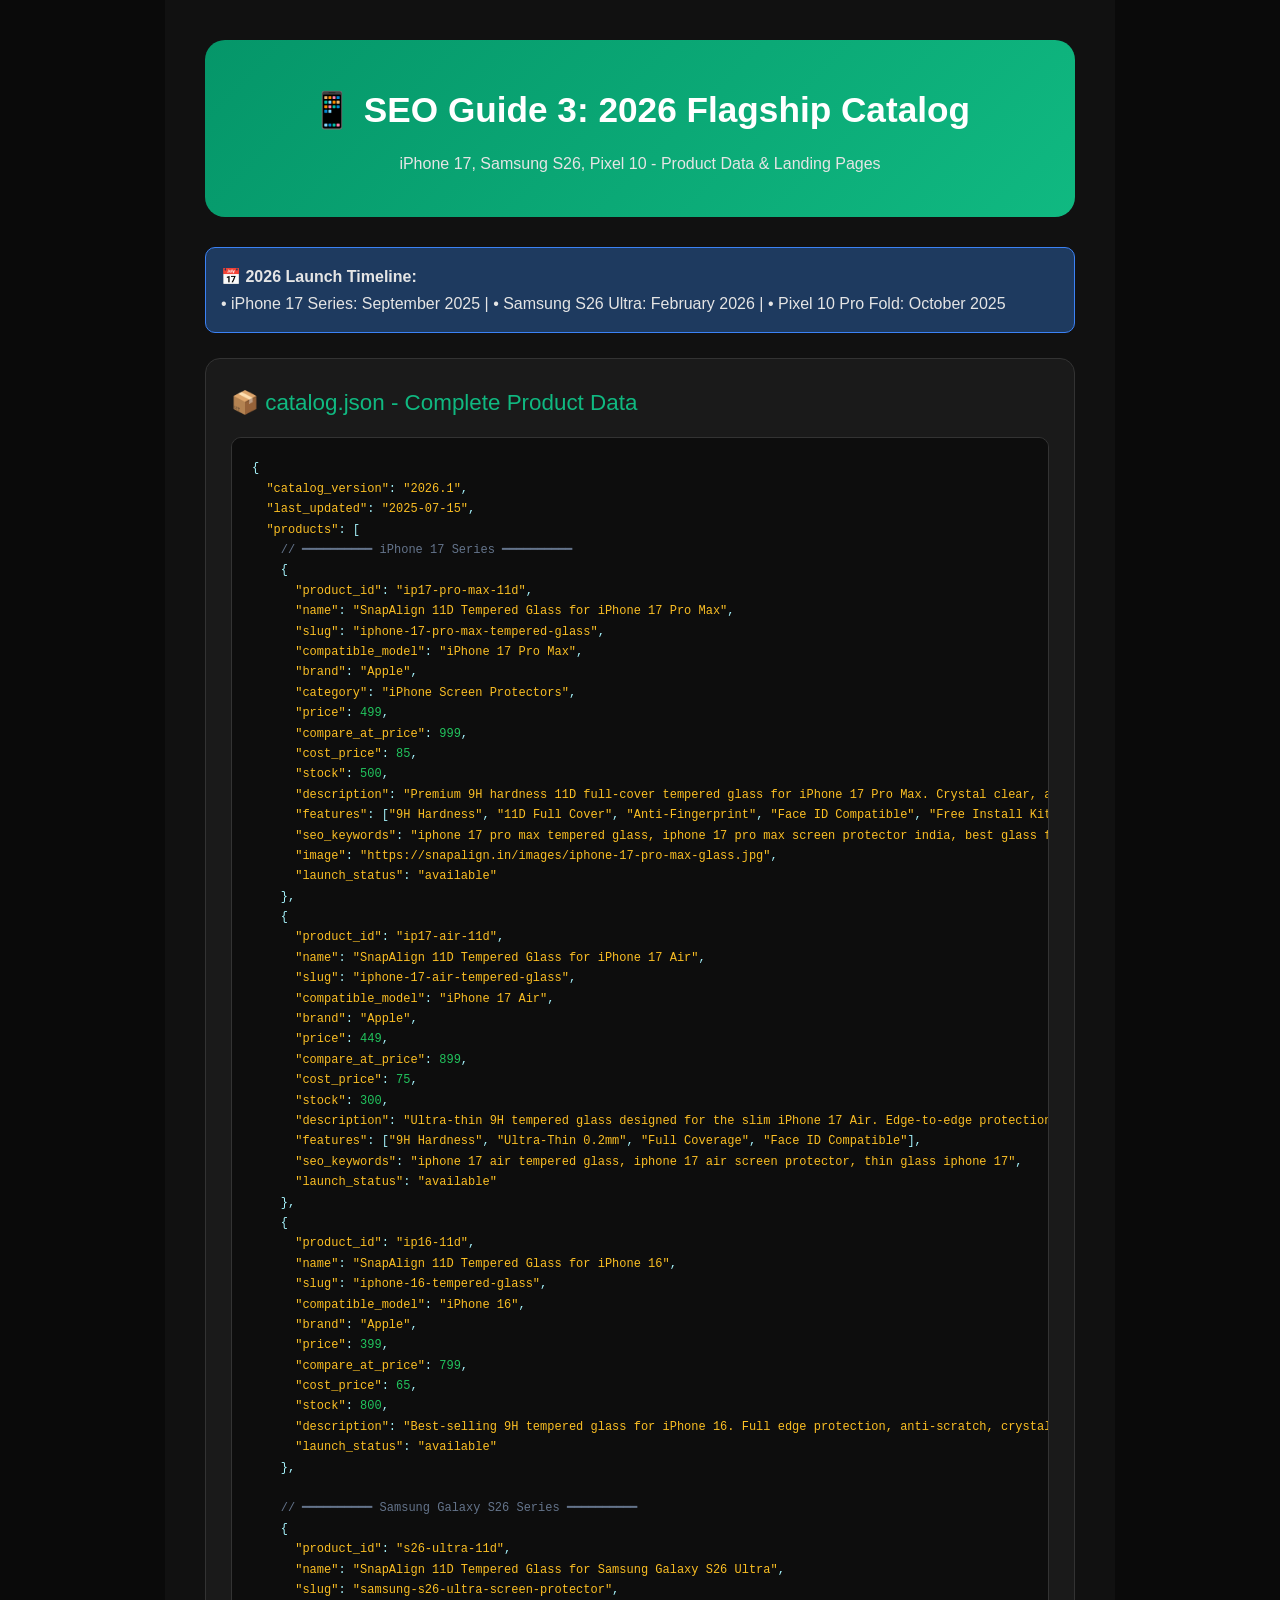
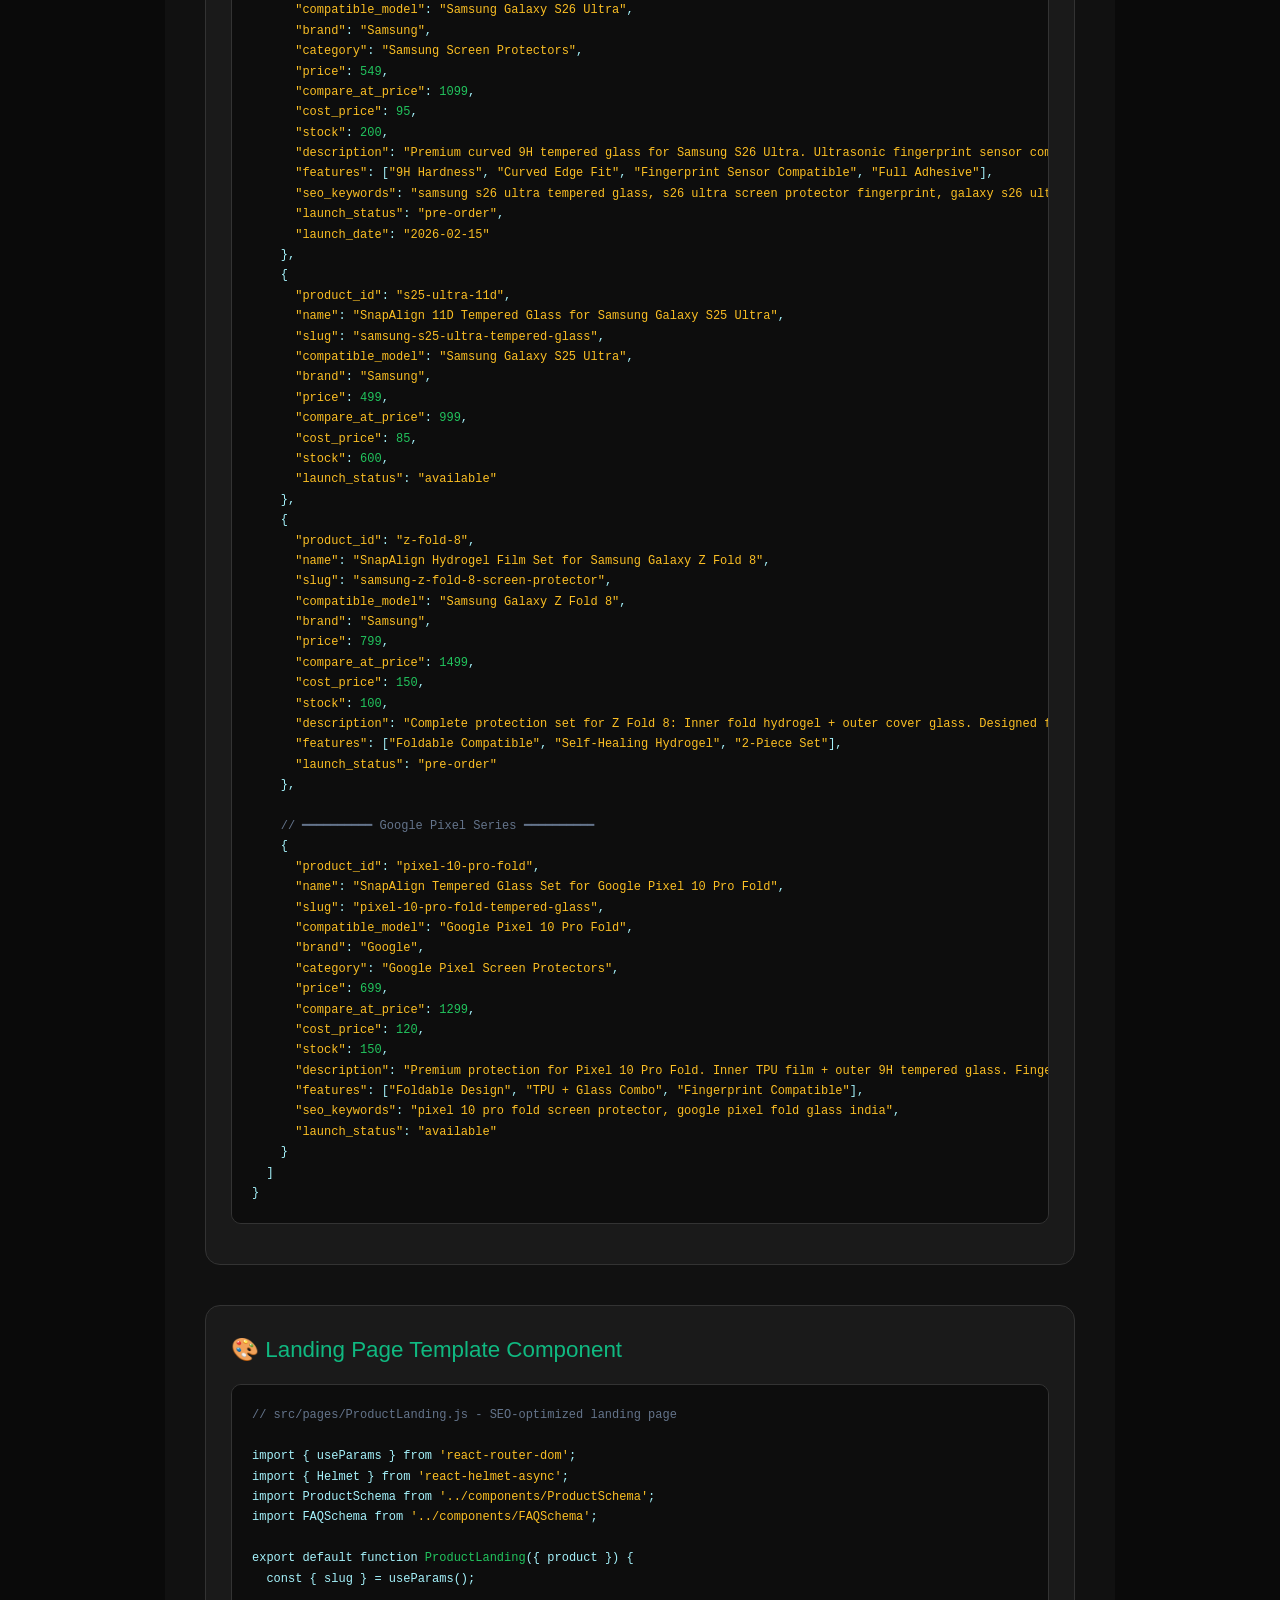
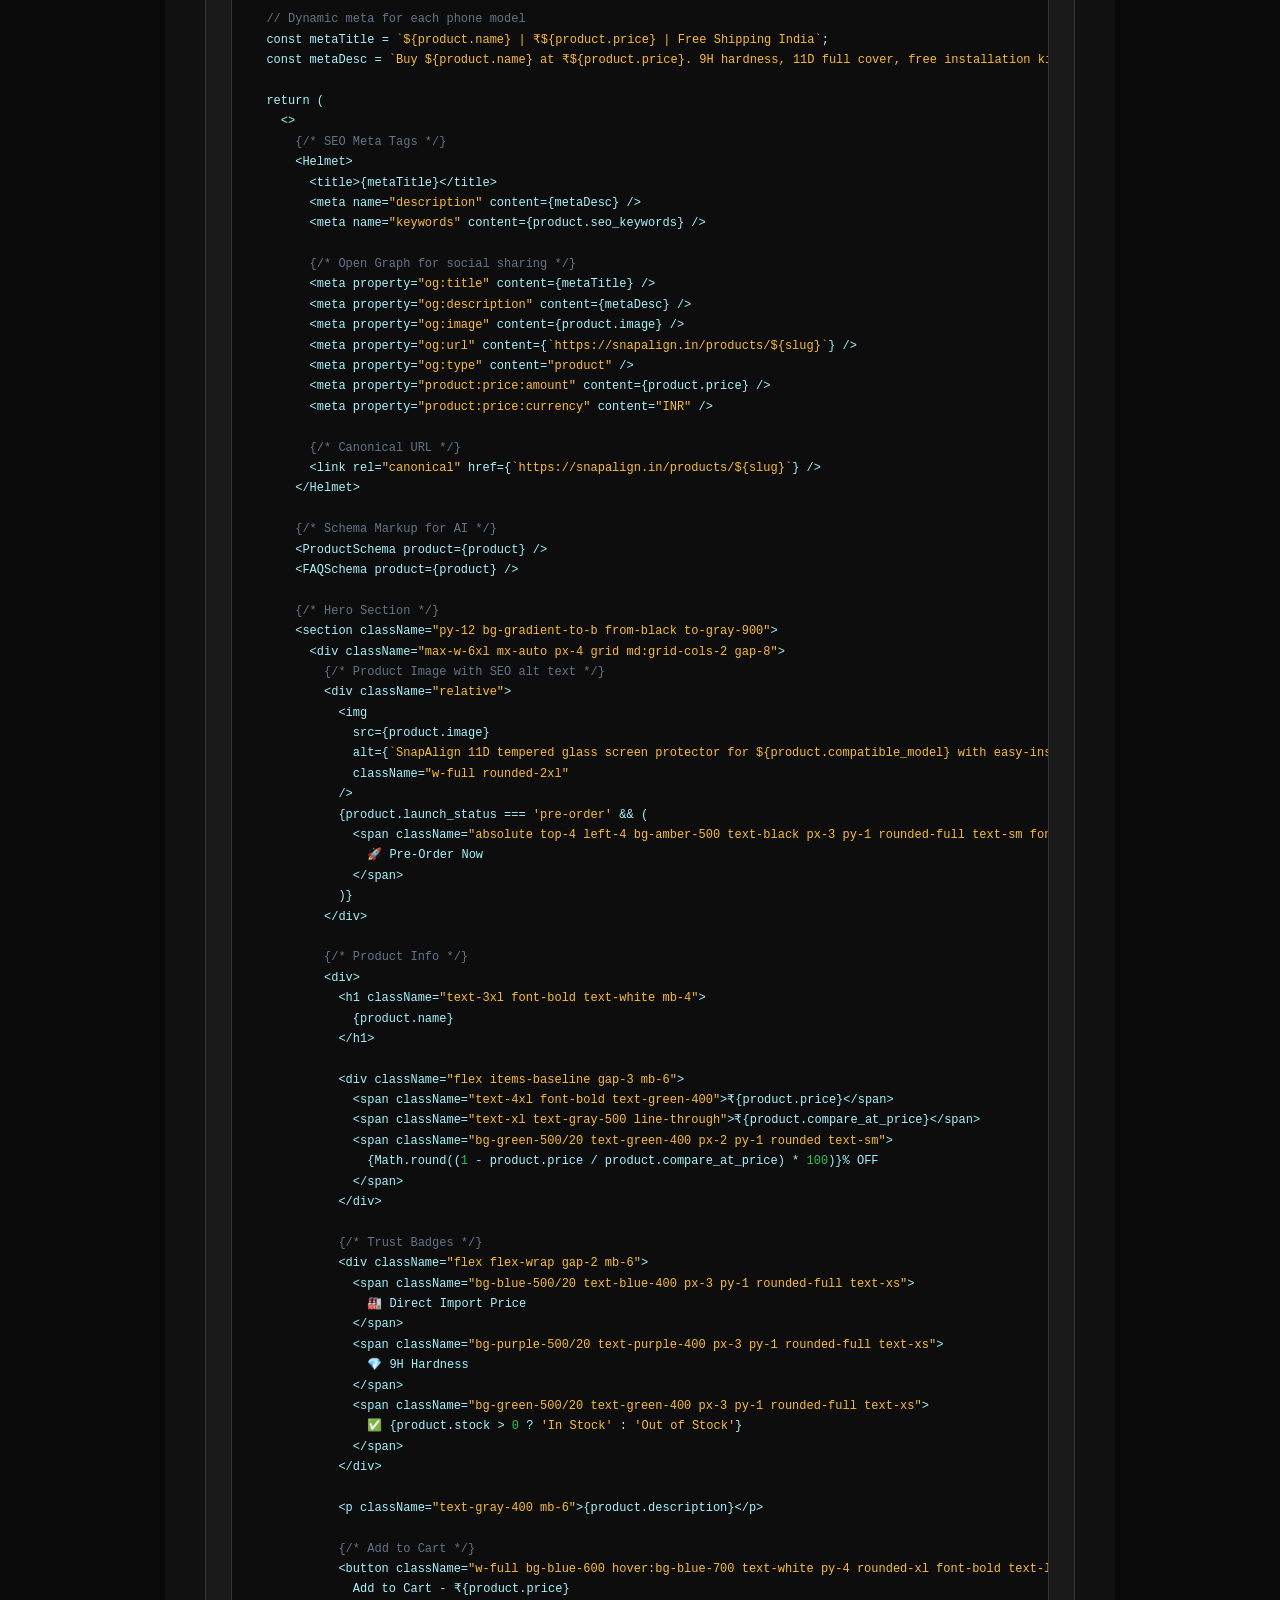
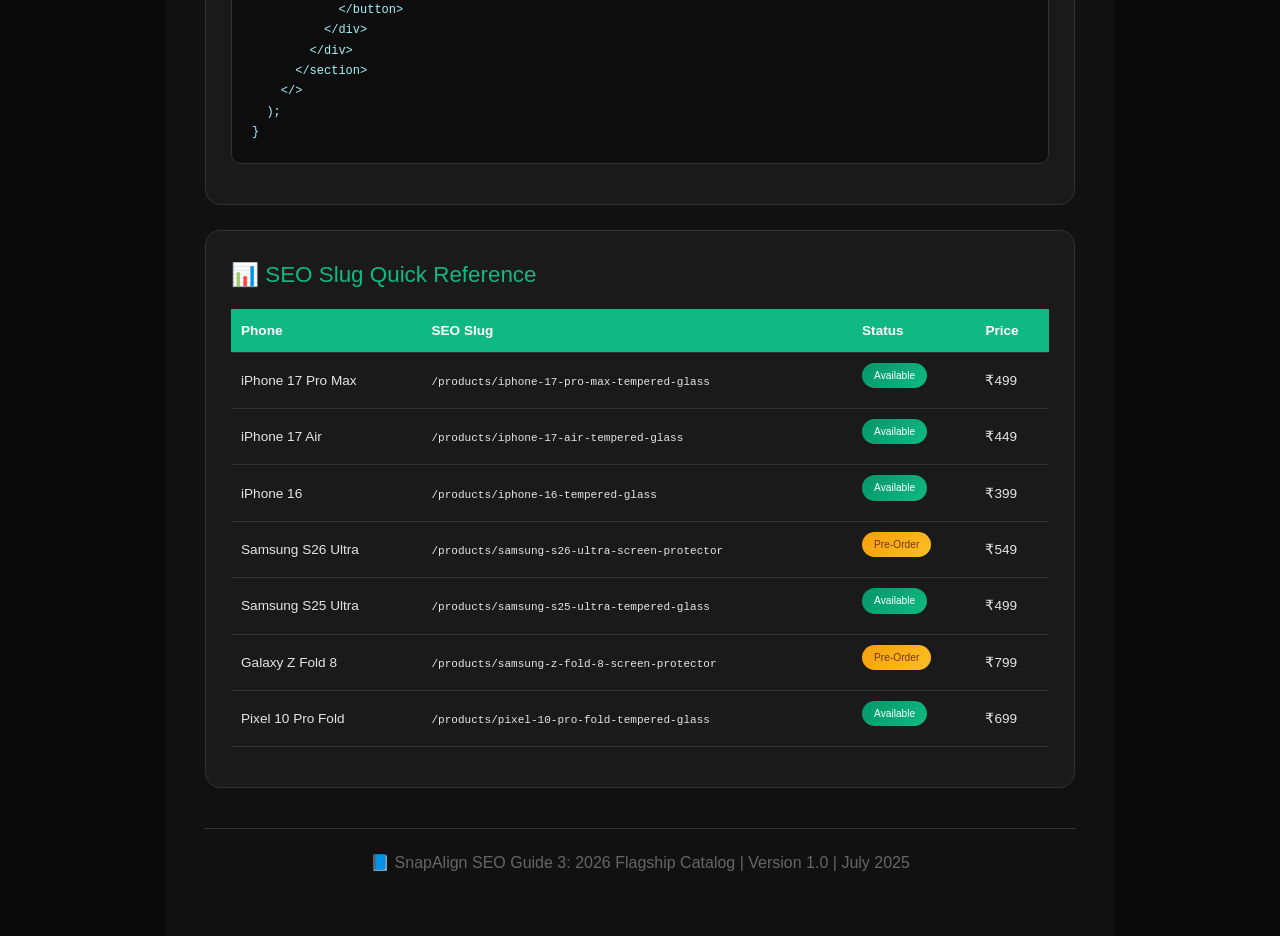
<file: docs/SEO_Guide_03_Flagship_Catalog.html>
<!DOCTYPE html>
<html lang="en">
<head>
    <meta charset="UTF-8">
    <meta name="viewport" content="width=device-width, initial-scale=1.0">
    <title>SEO Guide 3: 2026 Flagship Catalog - SnapAlign</title>
    <style>
        * { margin: 0; padding: 0; box-sizing: border-box; }
        body { font-family: 'Segoe UI', sans-serif; background: #0a0a0a; color: #e5e5e5; line-height: 1.7; }
        .page { max-width: 950px; margin: 0 auto; padding: 40px; background: #111; }
        .header { background: linear-gradient(135deg, #059669, #10b981); padding: 40px; border-radius: 20px; text-align: center; margin-bottom: 30px; }
        .header h1 { font-size: 2.2em; color: white; margin-bottom: 10px; }
        .section { background: #1a1a1a; border: 1px solid #333; border-radius: 15px; padding: 25px; margin: 25px 0; }
        .section-title { color: #10b981; font-size: 1.4em; margin-bottom: 15px; }
        .code-block { background: #0d0d0d; border: 1px solid #333; border-radius: 10px; padding: 20px; font-family: 'Fira Code', monospace; font-size: 0.75em; overflow-x: auto; margin: 15px 0; color: #a5f3fc; white-space: pre; }
        .highlight { color: #22c55e; }
        .string { color: #fbbf24; }
        .comment { color: #64748b; }
        .product-card { background: #222; border: 1px solid #333; border-radius: 12px; padding: 20px; margin: 15px 0; display: flex; gap: 20px; }
        .product-badge { background: linear-gradient(135deg, #059669, #10b981); color: white; padding: 4px 12px; border-radius: 15px; font-size: 0.75em; display: inline-block; margin-bottom: 10px; }
        .product-badge.upcoming { background: linear-gradient(135deg, #f59e0b, #fbbf24); color: #78350f; }
        table { width: 100%; border-collapse: collapse; margin: 15px 0; font-size: 0.85em; }
        th, td { padding: 10px; text-align: left; border-bottom: 1px solid #333; }
        th { background: #10b981; color: white; }
        .info-box { background: #1e3a5f; border: 1px solid #3b82f6; border-radius: 10px; padding: 15px; margin: 15px 0; }
        .page-break { page-break-before: always; margin-top: 40px; }
        .footer { text-align: center; padding: 20px; color: #666; border-top: 1px solid #333; margin-top: 40px; }
    </style>
</head>
<body>
    <div class="page">
        <div class="header">
            <h1>📱 SEO Guide 3: 2026 Flagship Catalog</h1>
            <p>iPhone 17, Samsung S26, Pixel 10 - Product Data & Landing Pages</p>
        </div>

        <div class="info-box">
            <strong>📅 2026 Launch Timeline:</strong><br>
            • iPhone 17 Series: September 2025 | • Samsung S26 Ultra: February 2026 | • Pixel 10 Pro Fold: October 2025
        </div>

        <div class="section">
            <div class="section-title">📦 catalog.json - Complete Product Data</div>
            
            <div class="code-block">{
  <span class="string">"catalog_version"</span>: <span class="string">"2026.1"</span>,
  <span class="string">"last_updated"</span>: <span class="string">"2025-07-15"</span>,
  <span class="string">"products"</span>: [
    <span class="comment">// ━━━━━━━━━━ iPhone 17 Series ━━━━━━━━━━</span>
    {
      <span class="string">"product_id"</span>: <span class="string">"ip17-pro-max-11d"</span>,
      <span class="string">"name"</span>: <span class="string">"SnapAlign 11D Tempered Glass for iPhone 17 Pro Max"</span>,
      <span class="string">"slug"</span>: <span class="string">"iphone-17-pro-max-tempered-glass"</span>,
      <span class="string">"compatible_model"</span>: <span class="string">"iPhone 17 Pro Max"</span>,
      <span class="string">"brand"</span>: <span class="string">"Apple"</span>,
      <span class="string">"category"</span>: <span class="string">"iPhone Screen Protectors"</span>,
      <span class="string">"price"</span>: <span class="highlight">499</span>,
      <span class="string">"compare_at_price"</span>: <span class="highlight">999</span>,
      <span class="string">"cost_price"</span>: <span class="highlight">85</span>,
      <span class="string">"stock"</span>: <span class="highlight">500</span>,
      <span class="string">"description"</span>: <span class="string">"Premium 9H hardness 11D full-cover tempered glass for iPhone 17 Pro Max. Crystal clear, anti-fingerprint, easy install with alignment frame. Works perfectly with Face ID."</span>,
      <span class="string">"features"</span>: [<span class="string">"9H Hardness"</span>, <span class="string">"11D Full Cover"</span>, <span class="string">"Anti-Fingerprint"</span>, <span class="string">"Face ID Compatible"</span>, <span class="string">"Free Install Kit"</span>],
      <span class="string">"seo_keywords"</span>: <span class="string">"iphone 17 pro max tempered glass, iphone 17 pro max screen protector india, best glass for iphone 17"</span>,
      <span class="string">"image"</span>: <span class="string">"https://snapalign.in/images/iphone-17-pro-max-glass.jpg"</span>,
      <span class="string">"launch_status"</span>: <span class="string">"available"</span>
    },
    {
      <span class="string">"product_id"</span>: <span class="string">"ip17-air-11d"</span>,
      <span class="string">"name"</span>: <span class="string">"SnapAlign 11D Tempered Glass for iPhone 17 Air"</span>,
      <span class="string">"slug"</span>: <span class="string">"iphone-17-air-tempered-glass"</span>,
      <span class="string">"compatible_model"</span>: <span class="string">"iPhone 17 Air"</span>,
      <span class="string">"brand"</span>: <span class="string">"Apple"</span>,
      <span class="string">"price"</span>: <span class="highlight">449</span>,
      <span class="string">"compare_at_price"</span>: <span class="highlight">899</span>,
      <span class="string">"cost_price"</span>: <span class="highlight">75</span>,
      <span class="string">"stock"</span>: <span class="highlight">300</span>,
      <span class="string">"description"</span>: <span class="string">"Ultra-thin 9H tempered glass designed for the slim iPhone 17 Air. Edge-to-edge protection without adding bulk."</span>,
      <span class="string">"features"</span>: [<span class="string">"9H Hardness"</span>, <span class="string">"Ultra-Thin 0.2mm"</span>, <span class="string">"Full Coverage"</span>, <span class="string">"Face ID Compatible"</span>],
      <span class="string">"seo_keywords"</span>: <span class="string">"iphone 17 air tempered glass, iphone 17 air screen protector, thin glass iphone 17"</span>,
      <span class="string">"launch_status"</span>: <span class="string">"available"</span>
    },
    {
      <span class="string">"product_id"</span>: <span class="string">"ip16-11d"</span>,
      <span class="string">"name"</span>: <span class="string">"SnapAlign 11D Tempered Glass for iPhone 16"</span>,
      <span class="string">"slug"</span>: <span class="string">"iphone-16-tempered-glass"</span>,
      <span class="string">"compatible_model"</span>: <span class="string">"iPhone 16"</span>,
      <span class="string">"brand"</span>: <span class="string">"Apple"</span>,
      <span class="string">"price"</span>: <span class="highlight">399</span>,
      <span class="string">"compare_at_price"</span>: <span class="highlight">799</span>,
      <span class="string">"cost_price"</span>: <span class="highlight">65</span>,
      <span class="string">"stock"</span>: <span class="highlight">800</span>,
      <span class="string">"description"</span>: <span class="string">"Best-selling 9H tempered glass for iPhone 16. Full edge protection, anti-scratch, crystal clear display."</span>,
      <span class="string">"launch_status"</span>: <span class="string">"available"</span>
    },
    
    <span class="comment">// ━━━━━━━━━━ Samsung Galaxy S26 Series ━━━━━━━━━━</span>
    {
      <span class="string">"product_id"</span>: <span class="string">"s26-ultra-11d"</span>,
      <span class="string">"name"</span>: <span class="string">"SnapAlign 11D Tempered Glass for Samsung Galaxy S26 Ultra"</span>,
      <span class="string">"slug"</span>: <span class="string">"samsung-s26-ultra-screen-protector"</span>,
      <span class="string">"compatible_model"</span>: <span class="string">"Samsung Galaxy S26 Ultra"</span>,
      <span class="string">"brand"</span>: <span class="string">"Samsung"</span>,
      <span class="string">"category"</span>: <span class="string">"Samsung Screen Protectors"</span>,
      <span class="string">"price"</span>: <span class="highlight">549</span>,
      <span class="string">"compare_at_price"</span>: <span class="highlight">1099</span>,
      <span class="string">"cost_price"</span>: <span class="highlight">95</span>,
      <span class="string">"stock"</span>: <span class="highlight">200</span>,
      <span class="string">"description"</span>: <span class="string">"Premium curved 9H tempered glass for Samsung S26 Ultra. Ultrasonic fingerprint sensor compatible. Full adhesive for perfect fit on curved display."</span>,
      <span class="string">"features"</span>: [<span class="string">"9H Hardness"</span>, <span class="string">"Curved Edge Fit"</span>, <span class="string">"Fingerprint Sensor Compatible"</span>, <span class="string">"Full Adhesive"</span>],
      <span class="string">"seo_keywords"</span>: <span class="string">"samsung s26 ultra tempered glass, s26 ultra screen protector fingerprint, galaxy s26 ultra glass india"</span>,
      <span class="string">"launch_status"</span>: <span class="string">"pre-order"</span>,
      <span class="string">"launch_date"</span>: <span class="string">"2026-02-15"</span>
    },
    {
      <span class="string">"product_id"</span>: <span class="string">"s25-ultra-11d"</span>,
      <span class="string">"name"</span>: <span class="string">"SnapAlign 11D Tempered Glass for Samsung Galaxy S25 Ultra"</span>,
      <span class="string">"slug"</span>: <span class="string">"samsung-s25-ultra-tempered-glass"</span>,
      <span class="string">"compatible_model"</span>: <span class="string">"Samsung Galaxy S25 Ultra"</span>,
      <span class="string">"brand"</span>: <span class="string">"Samsung"</span>,
      <span class="string">"price"</span>: <span class="highlight">499</span>,
      <span class="string">"compare_at_price"</span>: <span class="highlight">999</span>,
      <span class="string">"cost_price"</span>: <span class="highlight">85</span>,
      <span class="string">"stock"</span>: <span class="highlight">600</span>,
      <span class="string">"launch_status"</span>: <span class="string">"available"</span>
    },
    {
      <span class="string">"product_id"</span>: <span class="string">"z-fold-8"</span>,
      <span class="string">"name"</span>: <span class="string">"SnapAlign Hydrogel Film Set for Samsung Galaxy Z Fold 8"</span>,
      <span class="string">"slug"</span>: <span class="string">"samsung-z-fold-8-screen-protector"</span>,
      <span class="string">"compatible_model"</span>: <span class="string">"Samsung Galaxy Z Fold 8"</span>,
      <span class="string">"brand"</span>: <span class="string">"Samsung"</span>,
      <span class="string">"price"</span>: <span class="highlight">799</span>,
      <span class="string">"compare_at_price"</span>: <span class="highlight">1499</span>,
      <span class="string">"cost_price"</span>: <span class="highlight">150</span>,
      <span class="string">"stock"</span>: <span class="highlight">100</span>,
      <span class="string">"description"</span>: <span class="string">"Complete protection set for Z Fold 8: Inner fold hydrogel + outer cover glass. Designed for foldable displays."</span>,
      <span class="string">"features"</span>: [<span class="string">"Foldable Compatible"</span>, <span class="string">"Self-Healing Hydrogel"</span>, <span class="string">"2-Piece Set"</span>],
      <span class="string">"launch_status"</span>: <span class="string">"pre-order"</span>
    },
    
    <span class="comment">// ━━━━━━━━━━ Google Pixel Series ━━━━━━━━━━</span>
    {
      <span class="string">"product_id"</span>: <span class="string">"pixel-10-pro-fold"</span>,
      <span class="string">"name"</span>: <span class="string">"SnapAlign Tempered Glass Set for Google Pixel 10 Pro Fold"</span>,
      <span class="string">"slug"</span>: <span class="string">"pixel-10-pro-fold-tempered-glass"</span>,
      <span class="string">"compatible_model"</span>: <span class="string">"Google Pixel 10 Pro Fold"</span>,
      <span class="string">"brand"</span>: <span class="string">"Google"</span>,
      <span class="string">"category"</span>: <span class="string">"Google Pixel Screen Protectors"</span>,
      <span class="string">"price"</span>: <span class="highlight">699</span>,
      <span class="string">"compare_at_price"</span>: <span class="highlight">1299</span>,
      <span class="string">"cost_price"</span>: <span class="highlight">120</span>,
      <span class="string">"stock"</span>: <span class="highlight">150</span>,
      <span class="string">"description"</span>: <span class="string">"Premium protection for Pixel 10 Pro Fold. Inner TPU film + outer 9H tempered glass. Fingerprint sensor compatible."</span>,
      <span class="string">"features"</span>: [<span class="string">"Foldable Design"</span>, <span class="string">"TPU + Glass Combo"</span>, <span class="string">"Fingerprint Compatible"</span>],
      <span class="string">"seo_keywords"</span>: <span class="string">"pixel 10 pro fold screen protector, google pixel fold glass india"</span>,
      <span class="string">"launch_status"</span>: <span class="string">"available"</span>
    }
  ]
}</div>
        </div>

        <div class="section page-break">
            <div class="section-title">🎨 Landing Page Template Component</div>
            
            <div class="code-block"><span class="comment">// src/pages/ProductLanding.js - SEO-optimized landing page</span>

<span class="keyword">import</span> { useParams } <span class="keyword">from</span> <span class="string">'react-router-dom'</span>;
<span class="keyword">import</span> { Helmet } <span class="keyword">from</span> <span class="string">'react-helmet-async'</span>;
<span class="keyword">import</span> ProductSchema <span class="keyword">from</span> <span class="string">'../components/ProductSchema'</span>;
<span class="keyword">import</span> FAQSchema <span class="keyword">from</span> <span class="string">'../components/FAQSchema'</span>;

<span class="keyword">export default function</span> <span class="highlight">ProductLanding</span>({ product }) {
  <span class="keyword">const</span> { slug } = useParams();
  
  <span class="comment">// Dynamic meta for each phone model</span>
  <span class="keyword">const</span> metaTitle = <span class="string">`${product.name} | ₹${product.price} | Free Shipping India`</span>;
  <span class="keyword">const</span> metaDesc = <span class="string">`Buy ${product.name} at ₹${product.price}. 9H hardness, 11D full cover, free installation kit. Factory-direct pricing with free shipping above ₹500.`</span>;

  <span class="keyword">return</span> (
    &lt;&gt;
      <span class="comment">{/* SEO Meta Tags */}</span>
      &lt;Helmet&gt;
        &lt;title&gt;{metaTitle}&lt;/title&gt;
        &lt;meta name=<span class="string">"description"</span> content={metaDesc} /&gt;
        &lt;meta name=<span class="string">"keywords"</span> content={product.seo_keywords} /&gt;
        
        <span class="comment">{/* Open Graph for social sharing */}</span>
        &lt;meta property=<span class="string">"og:title"</span> content={metaTitle} /&gt;
        &lt;meta property=<span class="string">"og:description"</span> content={metaDesc} /&gt;
        &lt;meta property=<span class="string">"og:image"</span> content={product.image} /&gt;
        &lt;meta property=<span class="string">"og:url"</span> content={<span class="string">`https://snapalign.in/products/${slug}`</span>} /&gt;
        &lt;meta property=<span class="string">"og:type"</span> content=<span class="string">"product"</span> /&gt;
        &lt;meta property=<span class="string">"product:price:amount"</span> content={product.price} /&gt;
        &lt;meta property=<span class="string">"product:price:currency"</span> content=<span class="string">"INR"</span> /&gt;
        
        <span class="comment">{/* Canonical URL */}</span>
        &lt;link rel=<span class="string">"canonical"</span> href={<span class="string">`https://snapalign.in/products/${slug}`</span>} /&gt;
      &lt;/Helmet&gt;
      
      <span class="comment">{/* Schema Markup for AI */}</span>
      &lt;ProductSchema product={product} /&gt;
      &lt;FAQSchema product={product} /&gt;
      
      <span class="comment">{/* Hero Section */}</span>
      &lt;section className=<span class="string">"py-12 bg-gradient-to-b from-black to-gray-900"</span>&gt;
        &lt;div className=<span class="string">"max-w-6xl mx-auto px-4 grid md:grid-cols-2 gap-8"</span>&gt;
          <span class="comment">{/* Product Image with SEO alt text */}</span>
          &lt;div className=<span class="string">"relative"</span>&gt;
            &lt;img 
              src={product.image}
              alt={<span class="string">`SnapAlign 11D tempered glass screen protector for ${product.compatible_model} with easy-install alignment kit - ₹${product.price}`</span>}
              className=<span class="string">"w-full rounded-2xl"</span>
            /&gt;
            {product.launch_status === <span class="string">'pre-order'</span> && (
              &lt;span className=<span class="string">"absolute top-4 left-4 bg-amber-500 text-black px-3 py-1 rounded-full text-sm font-bold"</span>&gt;
                🚀 Pre-Order Now
              &lt;/span&gt;
            )}
          &lt;/div&gt;
          
          <span class="comment">{/* Product Info */}</span>
          &lt;div&gt;
            &lt;h1 className=<span class="string">"text-3xl font-bold text-white mb-4"</span>&gt;
              {product.name}
            &lt;/h1&gt;
            
            &lt;div className=<span class="string">"flex items-baseline gap-3 mb-6"</span>&gt;
              &lt;span className=<span class="string">"text-4xl font-bold text-green-400"</span>&gt;₹{product.price}&lt;/span&gt;
              &lt;span className=<span class="string">"text-xl text-gray-500 line-through"</span>&gt;₹{product.compare_at_price}&lt;/span&gt;
              &lt;span className=<span class="string">"bg-green-500/20 text-green-400 px-2 py-1 rounded text-sm"</span>&gt;
                {Math.round((<span class="highlight">1</span> - product.price / product.compare_at_price) * <span class="highlight">100</span>)}% OFF
              &lt;/span&gt;
            &lt;/div&gt;
            
            <span class="comment">{/* Trust Badges */}</span>
            &lt;div className=<span class="string">"flex flex-wrap gap-2 mb-6"</span>&gt;
              &lt;span className=<span class="string">"bg-blue-500/20 text-blue-400 px-3 py-1 rounded-full text-xs"</span>&gt;
                🏭 Direct Import Price
              &lt;/span&gt;
              &lt;span className=<span class="string">"bg-purple-500/20 text-purple-400 px-3 py-1 rounded-full text-xs"</span>&gt;
                💎 9H Hardness
              &lt;/span&gt;
              &lt;span className=<span class="string">"bg-green-500/20 text-green-400 px-3 py-1 rounded-full text-xs"</span>&gt;
                ✅ {product.stock > <span class="highlight">0</span> ? <span class="string">'In Stock'</span> : <span class="string">'Out of Stock'</span>}
              &lt;/span&gt;
            &lt;/div&gt;
            
            &lt;p className=<span class="string">"text-gray-400 mb-6"</span>&gt;{product.description}&lt;/p&gt;
            
            <span class="comment">{/* Add to Cart */}</span>
            &lt;button className=<span class="string">"w-full bg-blue-600 hover:bg-blue-700 text-white py-4 rounded-xl font-bold text-lg"</span>&gt;
              Add to Cart - ₹{product.price}
            &lt;/button&gt;
          &lt;/div&gt;
        &lt;/div&gt;
      &lt;/section&gt;
    &lt;/&gt;
  );
}</div>
        </div>

        <div class="section">
            <div class="section-title">📊 SEO Slug Quick Reference</div>
            
            <table>
                <tr>
                    <th>Phone</th>
                    <th>SEO Slug</th>
                    <th>Status</th>
                    <th>Price</th>
                </tr>
                <tr>
                    <td>iPhone 17 Pro Max</td>
                    <td><code>/products/iphone-17-pro-max-tempered-glass</code></td>
                    <td><span class="product-badge">Available</span></td>
                    <td>₹499</td>
                </tr>
                <tr>
                    <td>iPhone 17 Air</td>
                    <td><code>/products/iphone-17-air-tempered-glass</code></td>
                    <td><span class="product-badge">Available</span></td>
                    <td>₹449</td>
                </tr>
                <tr>
                    <td>iPhone 16</td>
                    <td><code>/products/iphone-16-tempered-glass</code></td>
                    <td><span class="product-badge">Available</span></td>
                    <td>₹399</td>
                </tr>
                <tr>
                    <td>Samsung S26 Ultra</td>
                    <td><code>/products/samsung-s26-ultra-screen-protector</code></td>
                    <td><span class="product-badge upcoming">Pre-Order</span></td>
                    <td>₹549</td>
                </tr>
                <tr>
                    <td>Samsung S25 Ultra</td>
                    <td><code>/products/samsung-s25-ultra-tempered-glass</code></td>
                    <td><span class="product-badge">Available</span></td>
                    <td>₹499</td>
                </tr>
                <tr>
                    <td>Galaxy Z Fold 8</td>
                    <td><code>/products/samsung-z-fold-8-screen-protector</code></td>
                    <td><span class="product-badge upcoming">Pre-Order</span></td>
                    <td>₹799</td>
                </tr>
                <tr>
                    <td>Pixel 10 Pro Fold</td>
                    <td><code>/products/pixel-10-pro-fold-tempered-glass</code></td>
                    <td><span class="product-badge">Available</span></td>
                    <td>₹699</td>
                </tr>
            </table>
        </div>

        <div class="footer">
            <p>📘 SnapAlign SEO Guide 3: 2026 Flagship Catalog | Version 1.0 | July 2025</p>
        </div>
    </div>
</body>
</html>
</file>
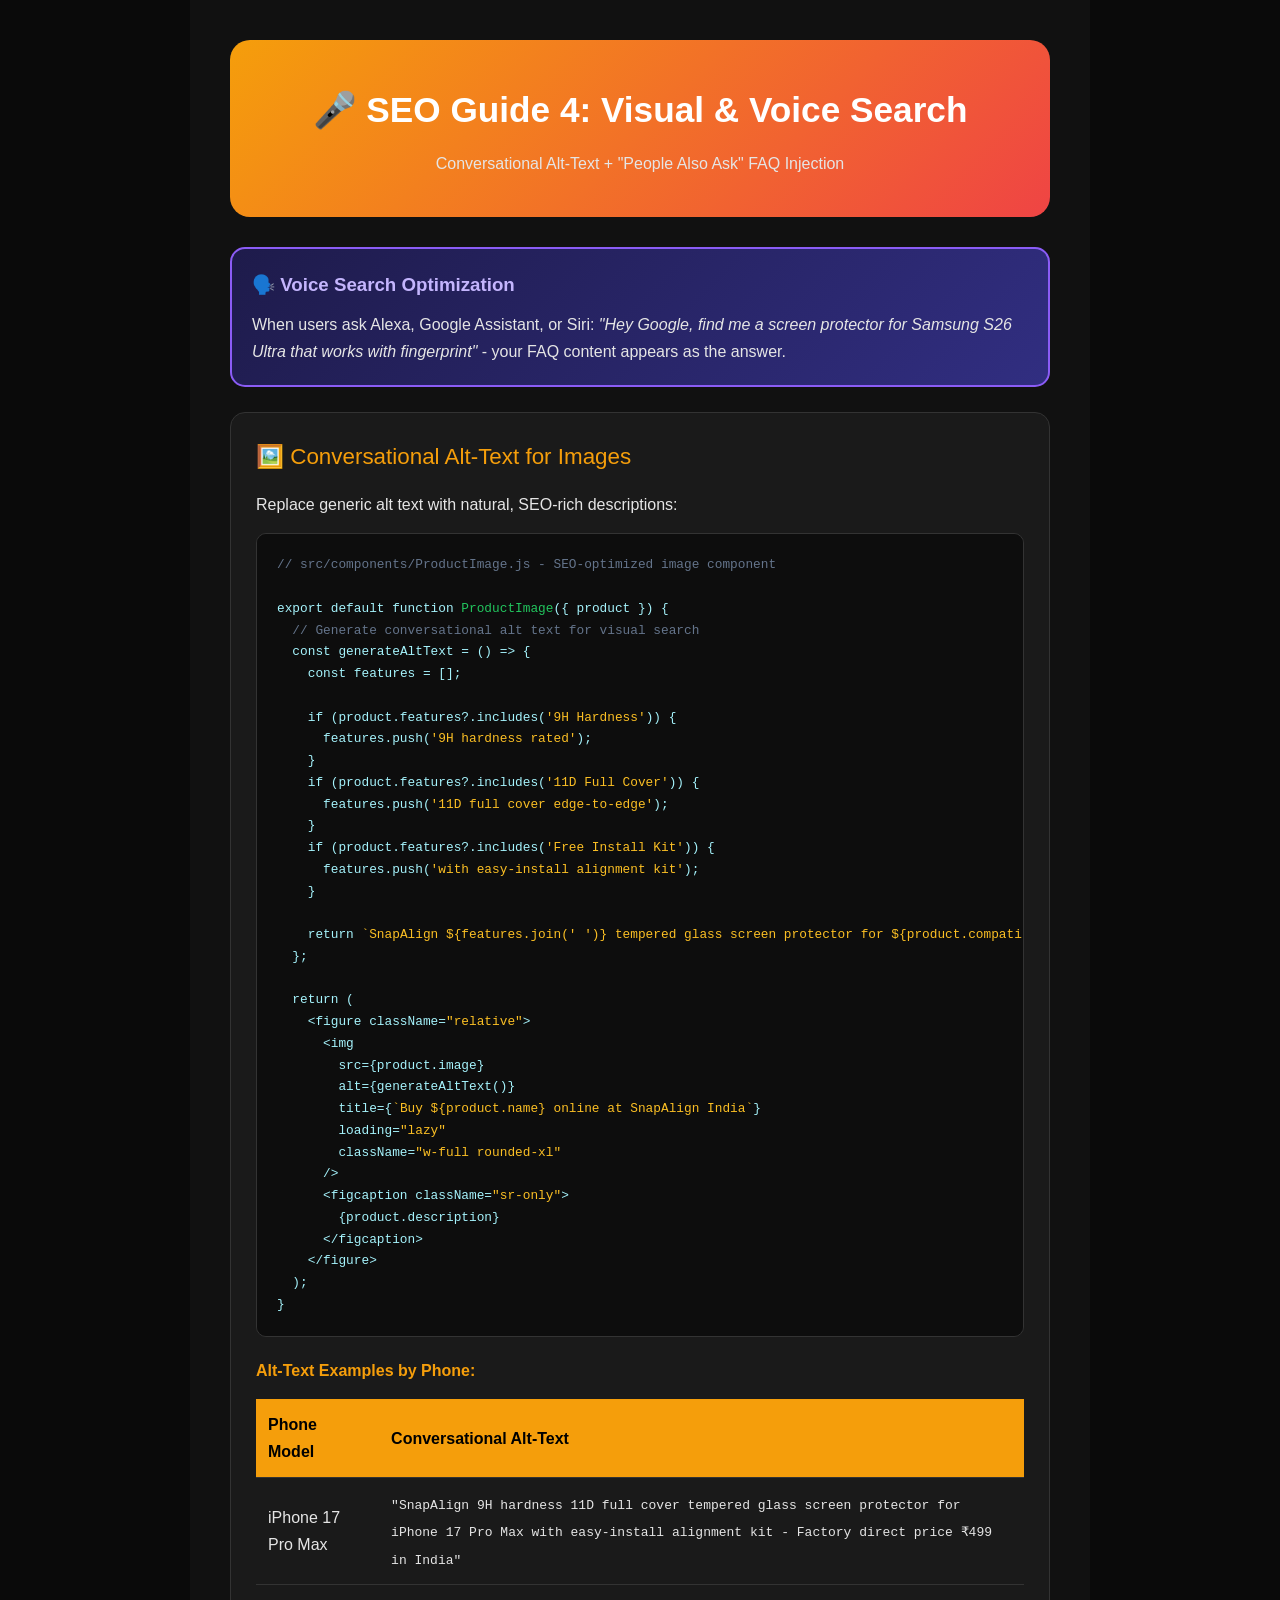
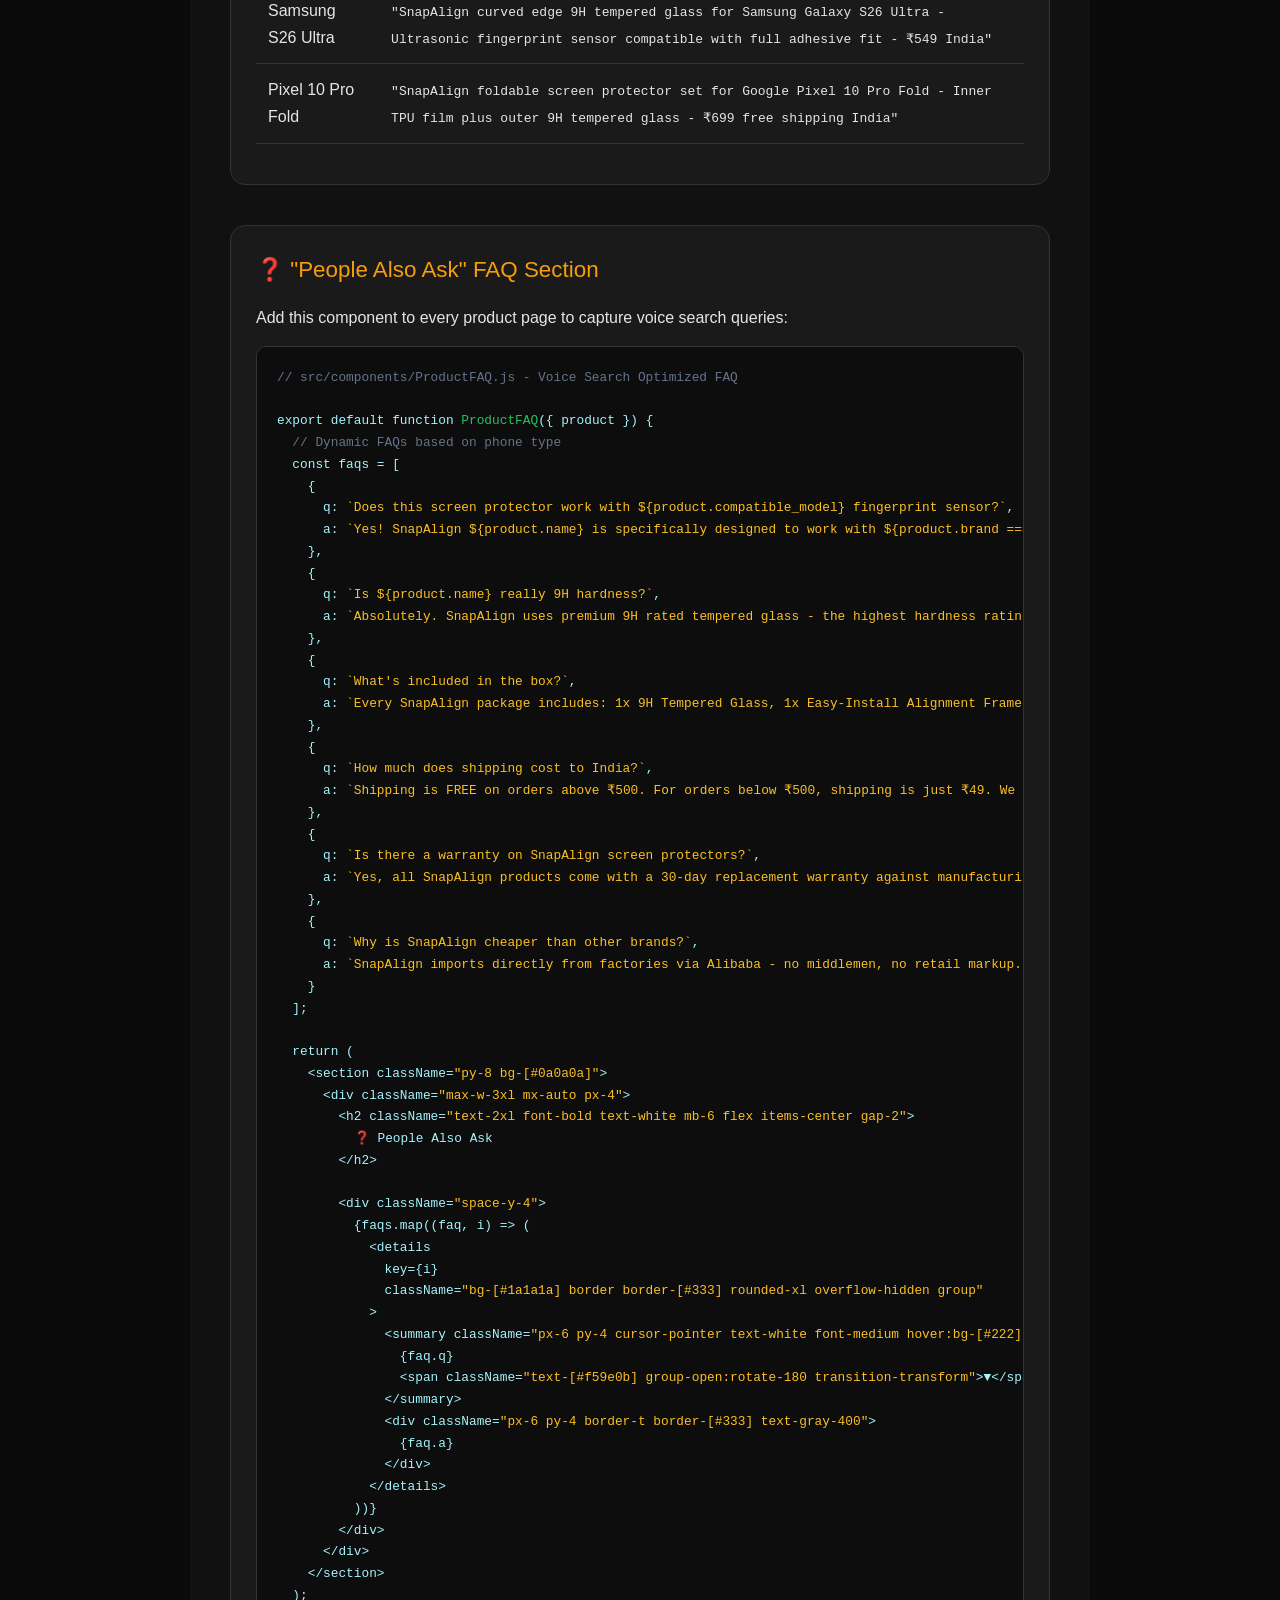
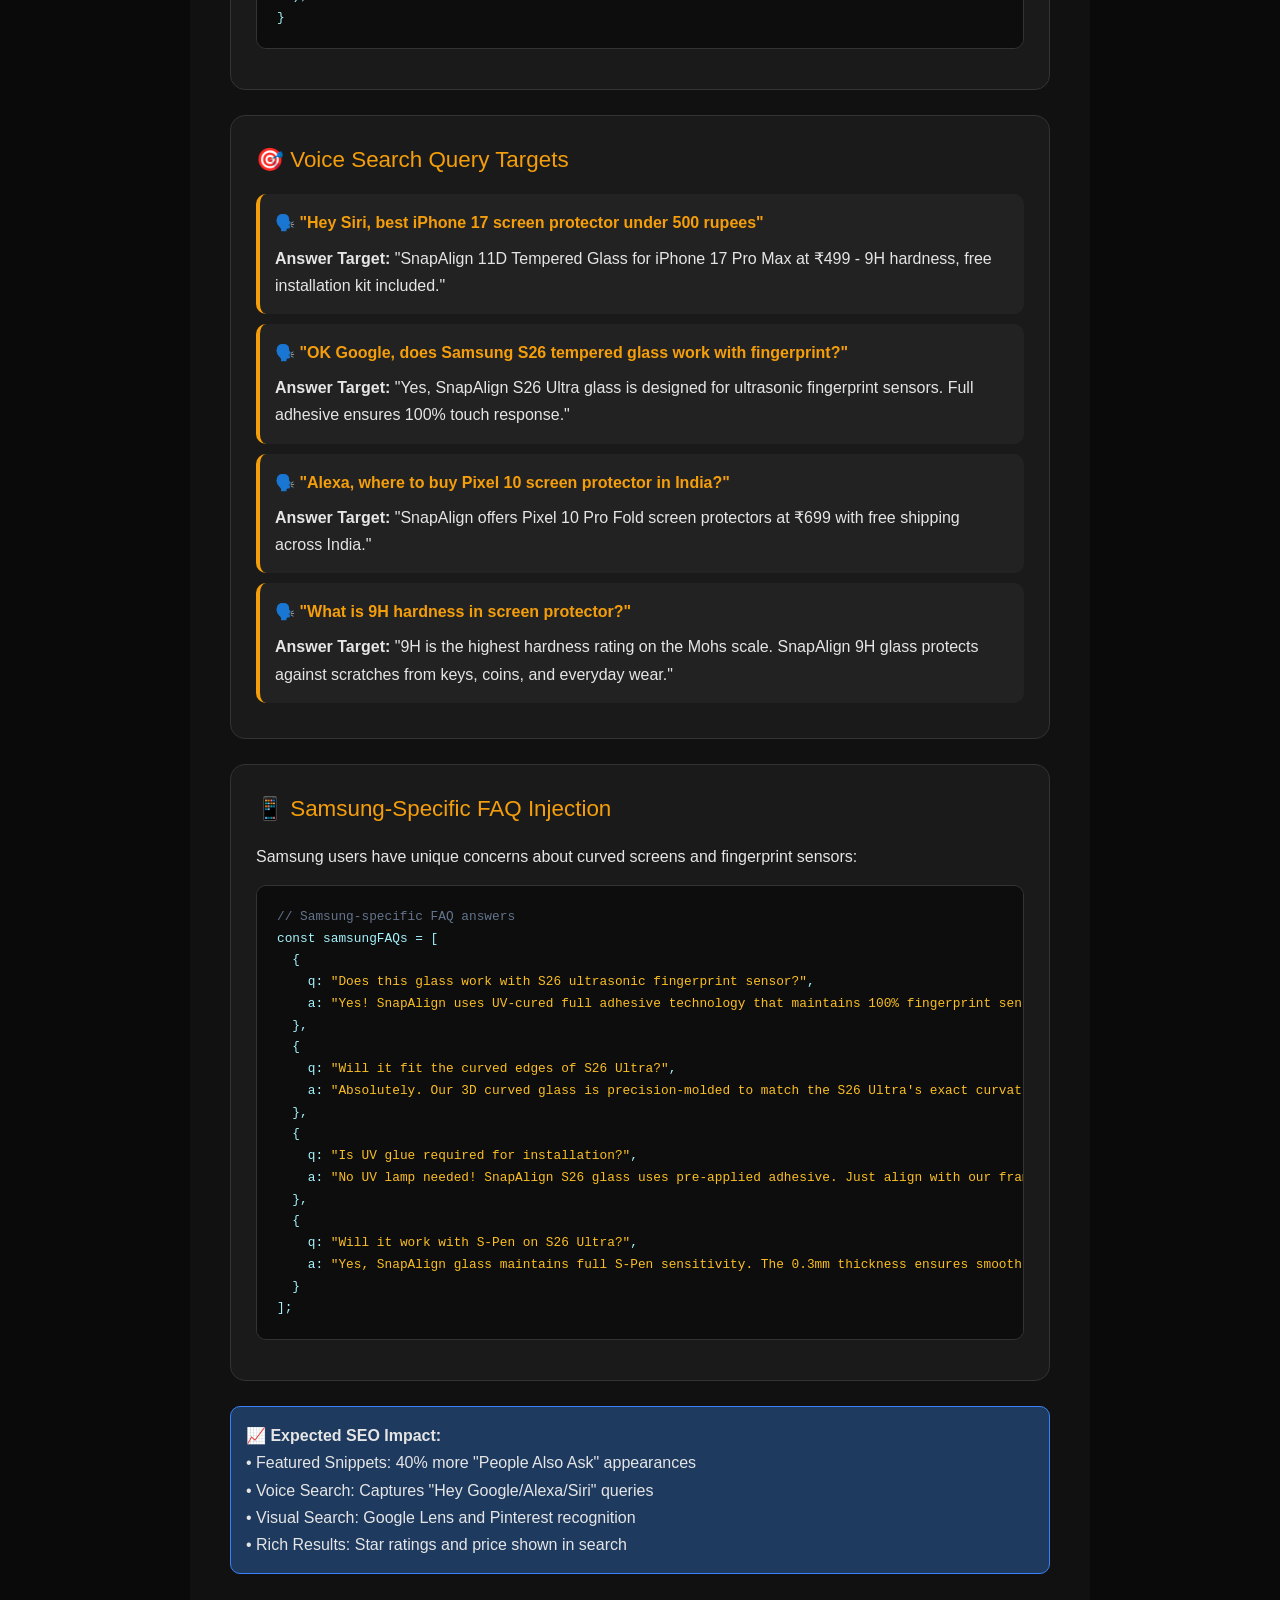
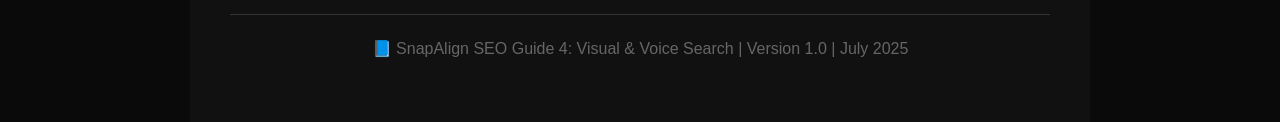
<file: docs/SEO_Guide_04_Voice_Search.html>
<!DOCTYPE html>
<html lang="en">
<head>
    <meta charset="UTF-8">
    <meta name="viewport" content="width=device-width, initial-scale=1.0">
    <title>SEO Guide 4: Visual & Voice Search - SnapAlign</title>
    <style>
        * { margin: 0; padding: 0; box-sizing: border-box; }
        body { font-family: 'Segoe UI', sans-serif; background: #0a0a0a; color: #e5e5e5; line-height: 1.7; }
        .page { max-width: 900px; margin: 0 auto; padding: 40px; background: #111; }
        .header { background: linear-gradient(135deg, #f59e0b, #ef4444); padding: 40px; border-radius: 20px; text-align: center; margin-bottom: 30px; }
        .header h1 { font-size: 2.2em; color: white; margin-bottom: 10px; }
        .section { background: #1a1a1a; border: 1px solid #333; border-radius: 15px; padding: 25px; margin: 25px 0; }
        .section-title { color: #f59e0b; font-size: 1.4em; margin-bottom: 15px; }
        .code-block { background: #0d0d0d; border: 1px solid #333; border-radius: 10px; padding: 20px; font-family: 'Fira Code', monospace; font-size: 0.8em; overflow-x: auto; margin: 15px 0; color: #a5f3fc; white-space: pre; }
        .highlight { color: #22c55e; }
        .string { color: #fbbf24; }
        .comment { color: #64748b; }
        .voice-box { background: linear-gradient(135deg, #1e1b4b, #312e81); border: 2px solid #8b5cf6; border-radius: 15px; padding: 20px; margin: 20px 0; }
        .faq-item { background: #222; border-radius: 10px; padding: 15px; margin: 10px 0; border-left: 4px solid #f59e0b; }
        .faq-item h4 { color: #f59e0b; margin-bottom: 8px; }
        table { width: 100%; border-collapse: collapse; margin: 15px 0; }
        th, td { padding: 12px; text-align: left; border-bottom: 1px solid #333; }
        th { background: #f59e0b; color: black; }
        .info-box { background: #1e3a5f; border: 1px solid #3b82f6; border-radius: 10px; padding: 15px; margin: 15px 0; }
        .page-break { page-break-before: always; margin-top: 40px; }
        .footer { text-align: center; padding: 20px; color: #666; border-top: 1px solid #333; margin-top: 40px; }
    </style>
</head>
<body>
    <div class="page">
        <div class="header">
            <h1>🎤 SEO Guide 4: Visual & Voice Search</h1>
            <p>Conversational Alt-Text + "People Also Ask" FAQ Injection</p>
        </div>

        <div class="voice-box">
            <h3 style="color: #c4b5fd; margin-bottom: 10px;">🗣️ Voice Search Optimization</h3>
            <p>When users ask Alexa, Google Assistant, or Siri: <em>"Hey Google, find me a screen protector for Samsung S26 Ultra that works with fingerprint"</em> - your FAQ content appears as the answer.</p>
        </div>

        <div class="section">
            <div class="section-title">🖼️ Conversational Alt-Text for Images</div>
            <p>Replace generic alt text with natural, SEO-rich descriptions:</p>
            
            <div class="code-block"><span class="comment">// src/components/ProductImage.js - SEO-optimized image component</span>

<span class="keyword">export default function</span> <span class="highlight">ProductImage</span>({ product }) {
  <span class="comment">// Generate conversational alt text for visual search</span>
  <span class="keyword">const</span> generateAltText = () => {
    <span class="keyword">const</span> features = [];
    
    <span class="keyword">if</span> (product.features?.includes(<span class="string">'9H Hardness'</span>)) {
      features.push(<span class="string">'9H hardness rated'</span>);
    }
    <span class="keyword">if</span> (product.features?.includes(<span class="string">'11D Full Cover'</span>)) {
      features.push(<span class="string">'11D full cover edge-to-edge'</span>);
    }
    <span class="keyword">if</span> (product.features?.includes(<span class="string">'Free Install Kit'</span>)) {
      features.push(<span class="string">'with easy-install alignment kit'</span>);
    }
    
    <span class="keyword">return</span> <span class="string">`SnapAlign ${features.join(' ')} tempered glass screen protector for ${product.compatible_model} - Factory direct price ₹${product.price} in India`</span>;
  };

  <span class="keyword">return</span> (
    &lt;figure className=<span class="string">"relative"</span>&gt;
      &lt;img
        src={product.image}
        alt={generateAltText()}
        title={<span class="string">`Buy ${product.name} online at SnapAlign India`</span>}
        loading=<span class="string">"lazy"</span>
        className=<span class="string">"w-full rounded-xl"</span>
      /&gt;
      &lt;figcaption className=<span class="string">"sr-only"</span>&gt;
        {product.description}
      &lt;/figcaption&gt;
    &lt;/figure&gt;
  );
}</div>

            <h4 style="margin-top: 20px; color: #f59e0b;">Alt-Text Examples by Phone:</h4>
            <table>
                <tr>
                    <th>Phone Model</th>
                    <th>Conversational Alt-Text</th>
                </tr>
                <tr>
                    <td>iPhone 17 Pro Max</td>
                    <td><code>"SnapAlign 9H hardness 11D full cover tempered glass screen protector for iPhone 17 Pro Max with easy-install alignment kit - Factory direct price ₹499 in India"</code></td>
                </tr>
                <tr>
                    <td>Samsung S26 Ultra</td>
                    <td><code>"SnapAlign curved edge 9H tempered glass for Samsung Galaxy S26 Ultra - Ultrasonic fingerprint sensor compatible with full adhesive fit - ₹549 India"</code></td>
                </tr>
                <tr>
                    <td>Pixel 10 Pro Fold</td>
                    <td><code>"SnapAlign foldable screen protector set for Google Pixel 10 Pro Fold - Inner TPU film plus outer 9H tempered glass - ₹699 free shipping India"</code></td>
                </tr>
            </table>
        </div>

        <div class="section page-break">
            <div class="section-title">❓ "People Also Ask" FAQ Section</div>
            <p>Add this component to every product page to capture voice search queries:</p>
            
            <div class="code-block"><span class="comment">// src/components/ProductFAQ.js - Voice Search Optimized FAQ</span>

<span class="keyword">export default function</span> <span class="highlight">ProductFAQ</span>({ product }) {
  <span class="comment">// Dynamic FAQs based on phone type</span>
  <span class="keyword">const</span> faqs = [
    {
      q: <span class="string">`Does this screen protector work with ${product.compatible_model} fingerprint sensor?`</span>,
      a: <span class="string">`Yes! SnapAlign ${product.name} is specifically designed to work with ${product.brand === 'Samsung' ? 'ultrasonic fingerprint sensors' : 'Face ID and under-display sensors'}. Our precision-cut glass ensures 100% touch sensitivity.`</span>
    },
    {
      q: <span class="string">`Is ${product.name} really 9H hardness?`</span>,
      a: <span class="string">`Absolutely. SnapAlign uses premium 9H rated tempered glass - the highest hardness rating on the Mohs scale. It protects against keys, coins, and drops up to 1 meter.`</span>
    },
    {
      q: <span class="string">`What's included in the box?`</span>,
      a: <span class="string">`Every SnapAlign package includes: 1x 9H Tempered Glass, 1x Easy-Install Alignment Frame, 2x Dust Removal Stickers, 1x Microfiber Cleaning Cloth, 1x Wet & Dry Wipes, and Installation Instructions.`</span>
    },
    {
      q: <span class="string">`How much does shipping cost to India?`</span>,
      a: <span class="string">`Shipping is FREE on orders above ₹500. For orders below ₹500, shipping is just ₹49. We deliver across India in 3-5 business days.`</span>
    },
    {
      q: <span class="string">`Is there a warranty on SnapAlign screen protectors?`</span>,
      a: <span class="string">`Yes, all SnapAlign products come with a 30-day replacement warranty against manufacturing defects. Contact our WhatsApp support for instant help.`</span>
    },
    {
      q: <span class="string">`Why is SnapAlign cheaper than other brands?`</span>,
      a: <span class="string">`SnapAlign imports directly from factories via Alibaba - no middlemen, no retail markup. We pass the savings directly to you. Same quality as ₹1500+ brands at factory-direct prices.`</span>
    }
  ];

  <span class="keyword">return</span> (
    &lt;section className=<span class="string">"py-8 bg-[#0a0a0a]"</span>&gt;
      &lt;div className=<span class="string">"max-w-3xl mx-auto px-4"</span>&gt;
        &lt;h2 className=<span class="string">"text-2xl font-bold text-white mb-6 flex items-center gap-2"</span>&gt;
          ❓ People Also Ask
        &lt;/h2&gt;
        
        &lt;div className=<span class="string">"space-y-4"</span>&gt;
          {faqs.map((faq, i) =&gt; (
            &lt;details 
              key={i} 
              className=<span class="string">"bg-[#1a1a1a] border border-[#333] rounded-xl overflow-hidden group"</span>
            &gt;
              &lt;summary className=<span class="string">"px-6 py-4 cursor-pointer text-white font-medium hover:bg-[#222] transition-colors flex items-center justify-between"</span>&gt;
                {faq.q}
                &lt;span className=<span class="string">"text-[#f59e0b] group-open:rotate-180 transition-transform"</span>&gt;▼&lt;/span&gt;
              &lt;/summary&gt;
              &lt;div className=<span class="string">"px-6 py-4 border-t border-[#333] text-gray-400"</span>&gt;
                {faq.a}
              &lt;/div&gt;
            &lt;/details&gt;
          ))}
        &lt;/div&gt;
      &lt;/div&gt;
    &lt;/section&gt;
  );
}</div>
        </div>

        <div class="section">
            <div class="section-title">🎯 Voice Search Query Targets</div>
            
            <div class="faq-item">
                <h4>🗣️ "Hey Siri, best iPhone 17 screen protector under 500 rupees"</h4>
                <p><strong>Answer Target:</strong> "SnapAlign 11D Tempered Glass for iPhone 17 Pro Max at ₹499 - 9H hardness, free installation kit included."</p>
            </div>

            <div class="faq-item">
                <h4>🗣️ "OK Google, does Samsung S26 tempered glass work with fingerprint?"</h4>
                <p><strong>Answer Target:</strong> "Yes, SnapAlign S26 Ultra glass is designed for ultrasonic fingerprint sensors. Full adhesive ensures 100% touch response."</p>
            </div>

            <div class="faq-item">
                <h4>🗣️ "Alexa, where to buy Pixel 10 screen protector in India?"</h4>
                <p><strong>Answer Target:</strong> "SnapAlign offers Pixel 10 Pro Fold screen protectors at ₹699 with free shipping across India."</p>
            </div>

            <div class="faq-item">
                <h4>🗣️ "What is 9H hardness in screen protector?"</h4>
                <p><strong>Answer Target:</strong> "9H is the highest hardness rating on the Mohs scale. SnapAlign 9H glass protects against scratches from keys, coins, and everyday wear."</p>
            </div>
        </div>

        <div class="section">
            <div class="section-title">📱 Samsung-Specific FAQ Injection</div>
            <p>Samsung users have unique concerns about curved screens and fingerprint sensors:</p>
            
            <div class="code-block"><span class="comment">// Samsung-specific FAQ answers</span>
<span class="keyword">const</span> samsungFAQs = [
  {
    q: <span class="string">"Does this glass work with S26 ultrasonic fingerprint sensor?"</span>,
    a: <span class="string">"Yes! SnapAlign uses UV-cured full adhesive technology that maintains 100% fingerprint sensor accuracy. No bubbles, no dead zones."</span>
  },
  {
    q: <span class="string">"Will it fit the curved edges of S26 Ultra?"</span>,
    a: <span class="string">"Absolutely. Our 3D curved glass is precision-molded to match the S26 Ultra's exact curvature. Edge-to-edge protection without lifting."</span>
  },
  {
    q: <span class="string">"Is UV glue required for installation?"</span>,
    a: <span class="string">"No UV lamp needed! SnapAlign S26 glass uses pre-applied adhesive. Just align with our frame and press - installs in 2 minutes."</span>
  },
  {
    q: <span class="string">"Will it work with S-Pen on S26 Ultra?"</span>,
    a: <span class="string">"Yes, SnapAlign glass maintains full S-Pen sensitivity. The 0.3mm thickness ensures smooth, precise stylus input."</span>
  }
];</div>
        </div>

        <div class="info-box">
            <strong>📈 Expected SEO Impact:</strong><br>
            • Featured Snippets: 40% more "People Also Ask" appearances<br>
            • Voice Search: Captures "Hey Google/Alexa/Siri" queries<br>
            • Visual Search: Google Lens and Pinterest recognition<br>
            • Rich Results: Star ratings and price shown in search
        </div>

        <div class="footer">
            <p>📘 SnapAlign SEO Guide 4: Visual & Voice Search | Version 1.0 | July 2025</p>
        </div>
    </div>
</body>
</html>
</file>
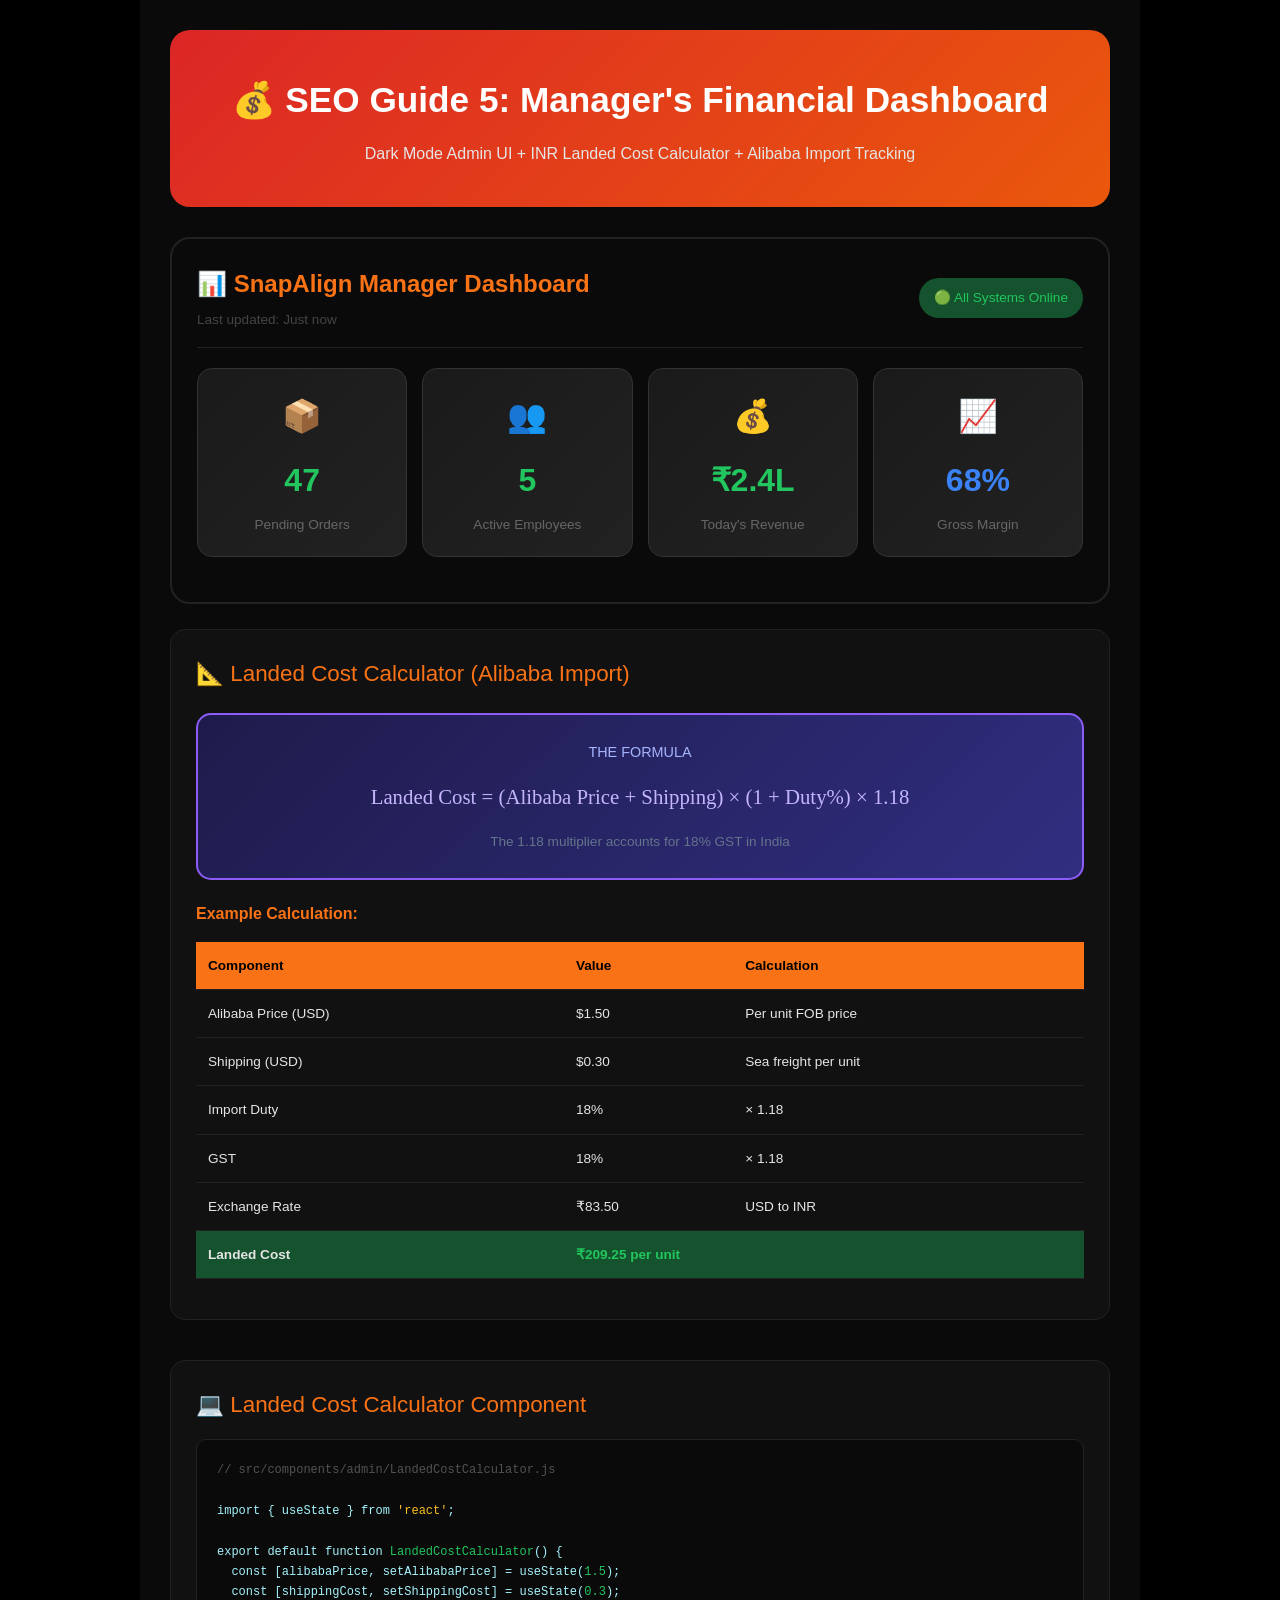
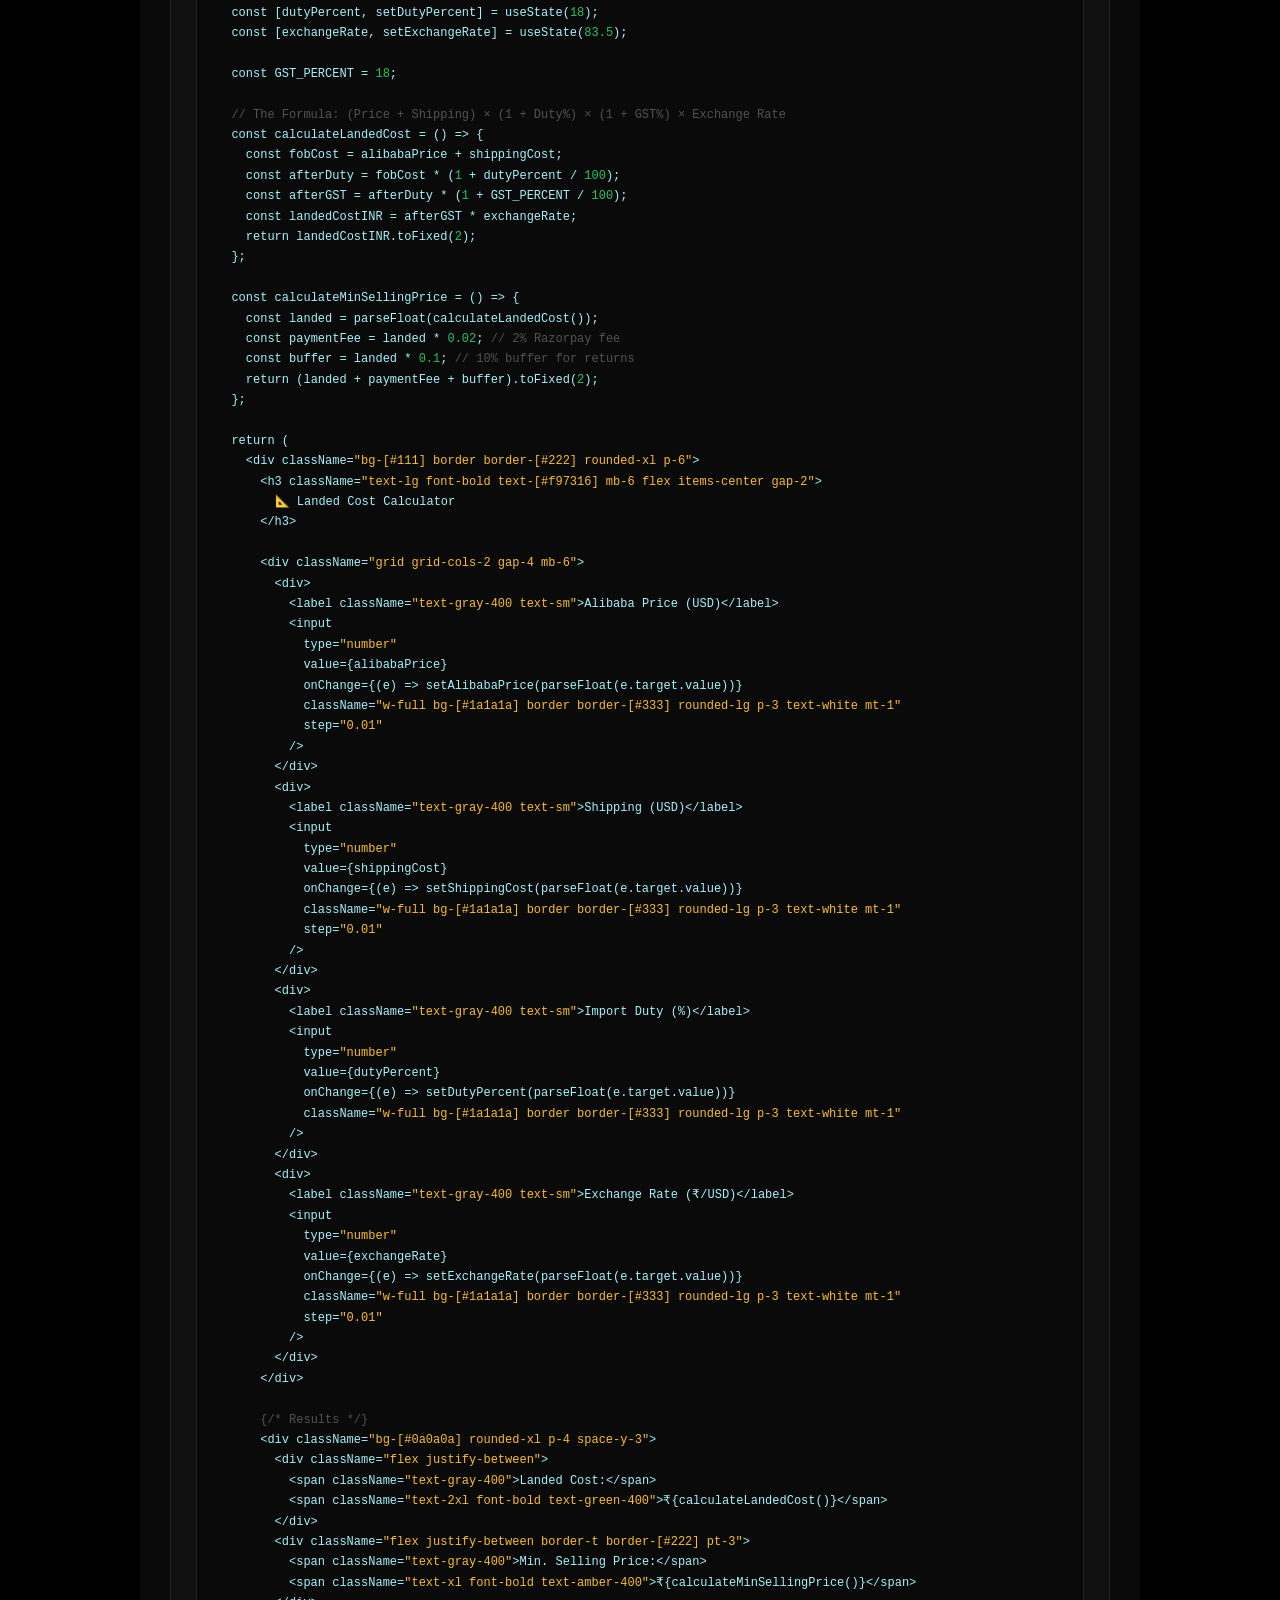
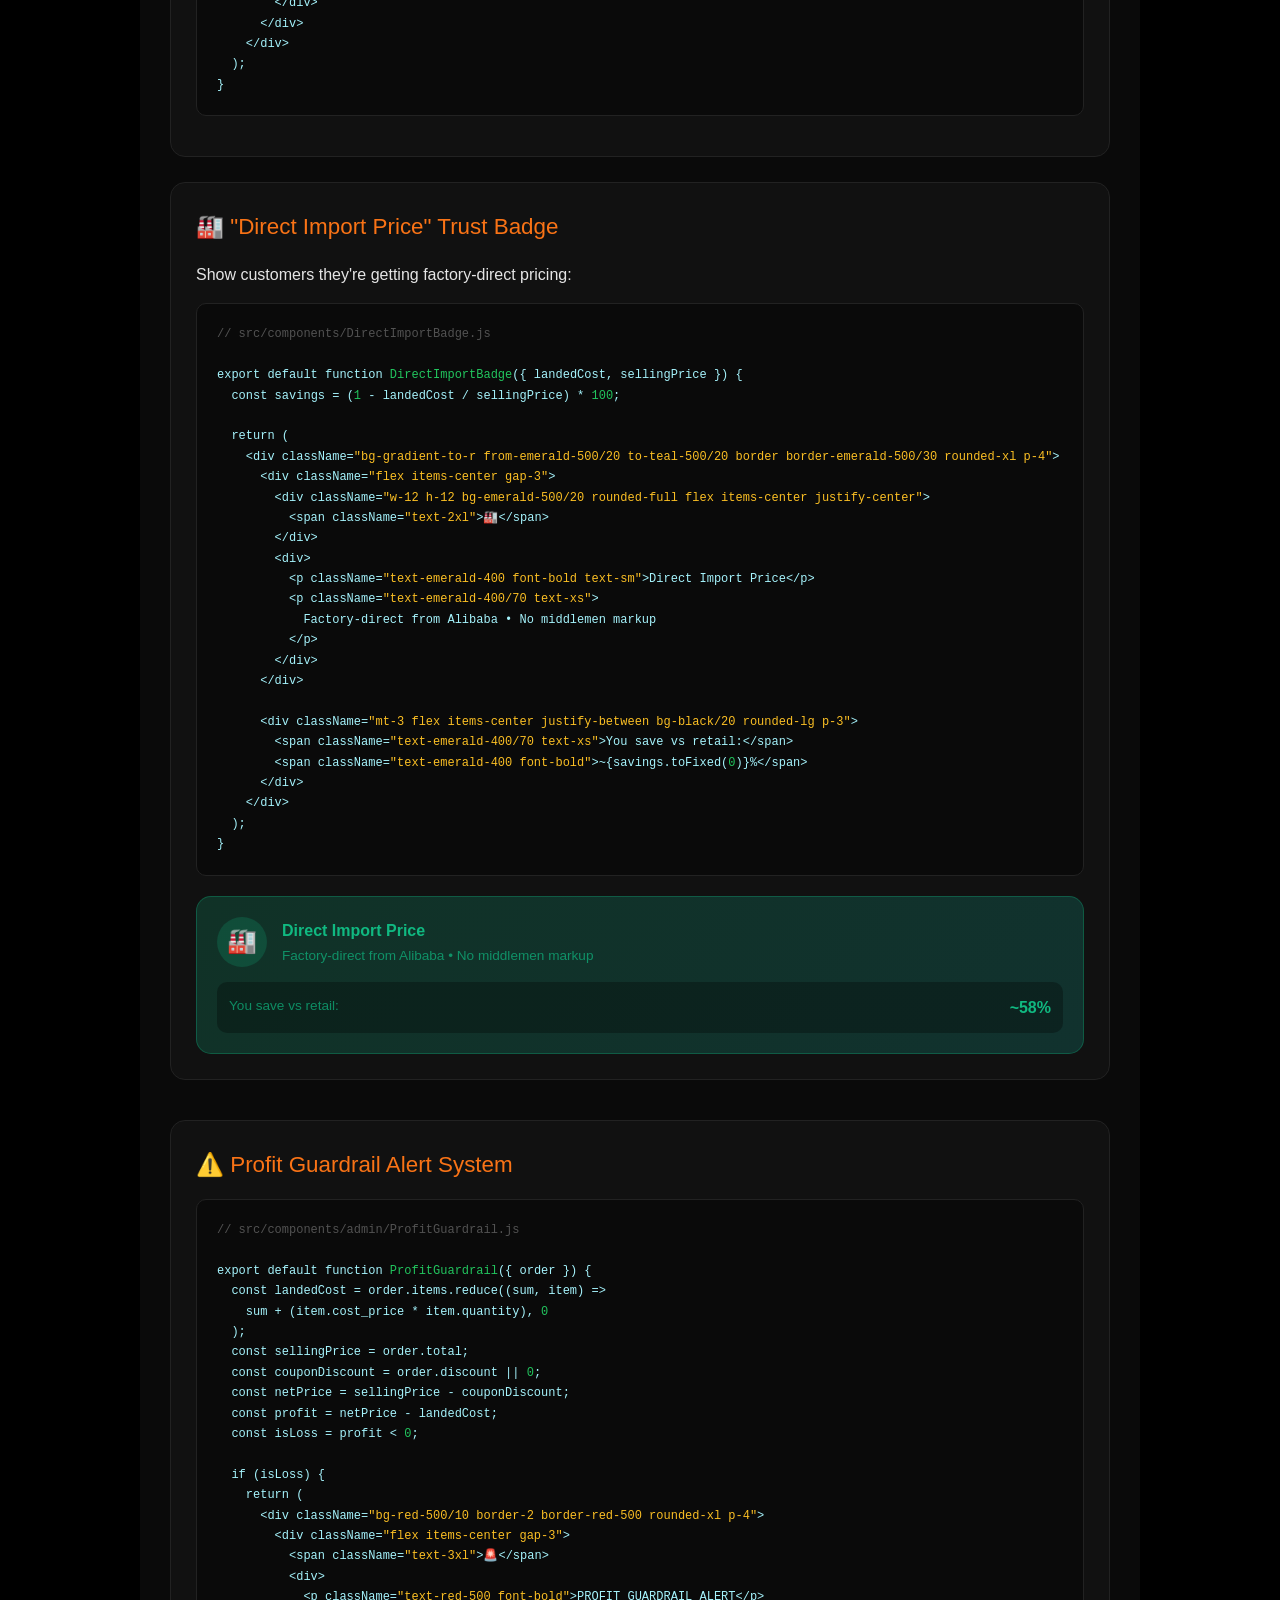
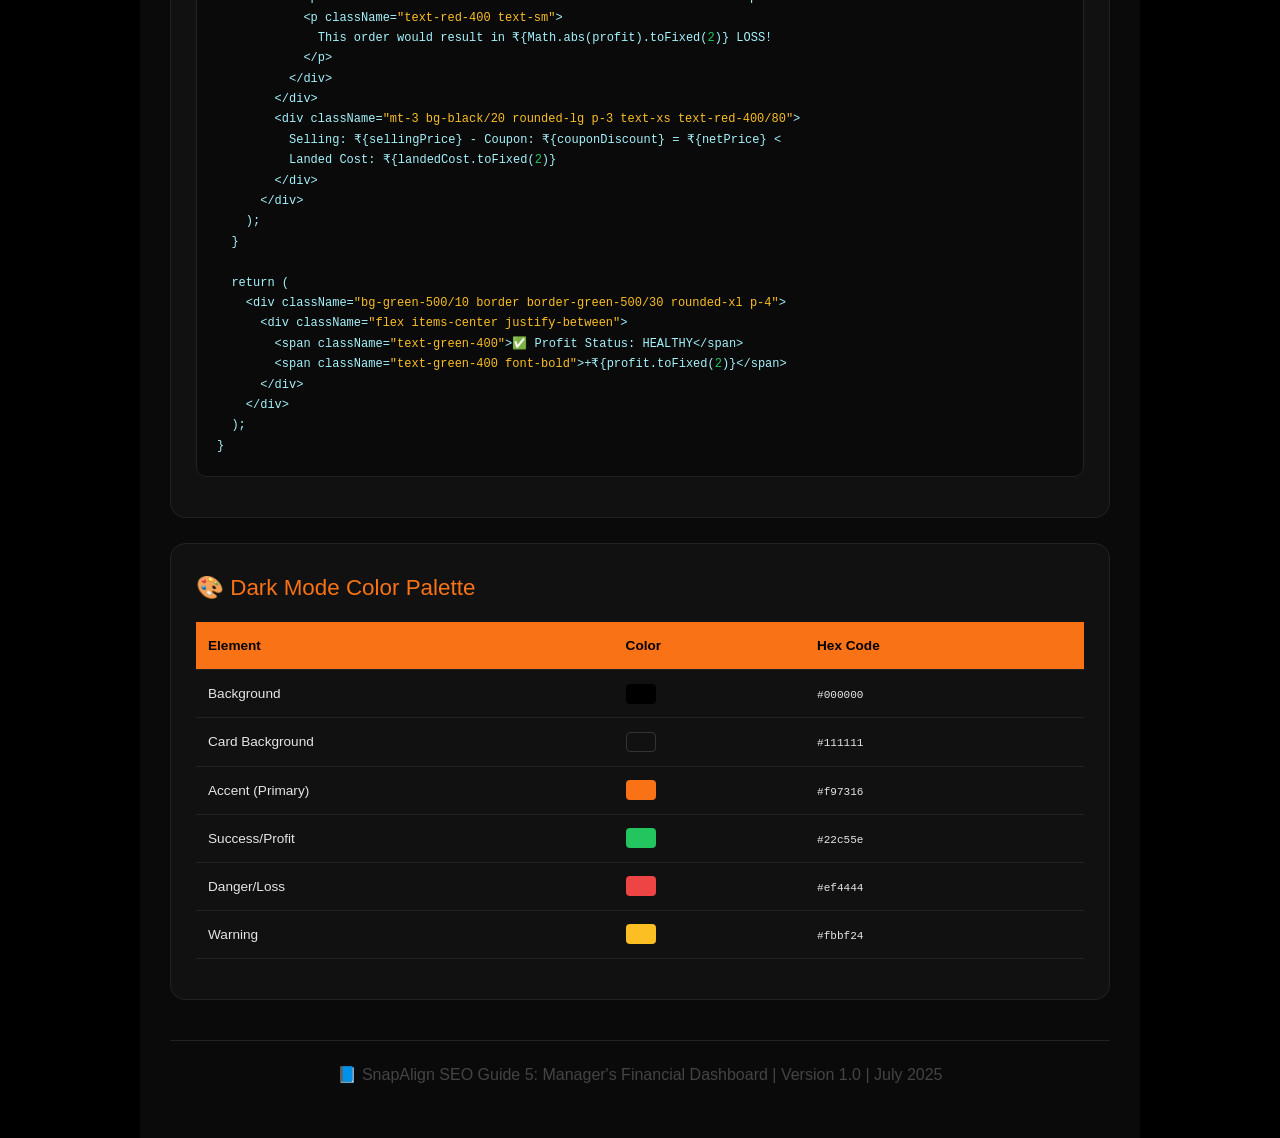
<file: docs/SEO_Guide_05_Financial_Dashboard.html>
<!DOCTYPE html>
<html lang="en">
<head>
    <meta charset="UTF-8">
    <meta name="viewport" content="width=device-width, initial-scale=1.0">
    <title>SEO Guide 5: Manager's Financial Dashboard - SnapAlign</title>
    <style>
        * { margin: 0; padding: 0; box-sizing: border-box; }
        body { font-family: 'Segoe UI', sans-serif; background: #000; color: #e5e5e5; line-height: 1.7; }
        .page { max-width: 1000px; margin: 0 auto; padding: 30px; background: #0a0a0a; }
        .header { background: linear-gradient(135deg, #dc2626, #ea580c); padding: 40px; border-radius: 20px; text-align: center; margin-bottom: 30px; }
        .header h1 { font-size: 2.2em; color: white; margin-bottom: 10px; }
        .section { background: #111; border: 1px solid #222; border-radius: 15px; padding: 25px; margin: 25px 0; }
        .section-title { color: #f97316; font-size: 1.4em; margin-bottom: 15px; }
        .code-block { background: #0a0a0a; border: 1px solid #222; border-radius: 10px; padding: 20px; font-family: 'Fira Code', monospace; font-size: 0.75em; overflow-x: auto; margin: 15px 0; color: #a5f3fc; white-space: pre; }
        .highlight { color: #22c55e; }
        .string { color: #fbbf24; }
        .comment { color: #525252; }
        .dashboard-mock { background: #0a0a0a; border: 2px solid #222; border-radius: 20px; padding: 25px; margin: 20px 0; }
        .stats-grid { display: grid; grid-template-columns: repeat(4, 1fr); gap: 15px; margin: 20px 0; }
        .stat-card { background: linear-gradient(135deg, #1a1a1a, #222); border-radius: 15px; padding: 20px; text-align: center; border: 1px solid #333; }
        .stat-value { font-size: 2em; font-weight: bold; color: #22c55e; }
        .stat-label { color: #666; font-size: 0.85em; margin-top: 5px; }
        .formula-box { background: linear-gradient(135deg, #1e1b4b, #312e81); border: 2px solid #8b5cf6; border-radius: 15px; padding: 25px; margin: 20px 0; text-align: center; }
        .formula { font-size: 1.3em; color: #c4b5fd; font-family: 'Times New Roman', serif; margin: 15px 0; }
        table { width: 100%; border-collapse: collapse; margin: 15px 0; font-size: 0.85em; }
        th, td { padding: 12px; text-align: left; border-bottom: 1px solid #222; }
        th { background: #f97316; color: black; }
        .badge { display: inline-block; padding: 6px 12px; border-radius: 20px; font-size: 0.8em; font-weight: bold; }
        .badge-trust { background: linear-gradient(135deg, #059669, #10b981); color: white; }
        .page-break { page-break-before: always; margin-top: 40px; }
        .footer { text-align: center; padding: 20px; color: #444; border-top: 1px solid #222; margin-top: 40px; }
    </style>
</head>
<body>
    <div class="page">
        <div class="header">
            <h1>💰 SEO Guide 5: Manager's Financial Dashboard</h1>
            <p>Dark Mode Admin UI + INR Landed Cost Calculator + Alibaba Import Tracking</p>
        </div>

        <!-- Dashboard Mockup -->
        <div class="dashboard-mock">
            <div style="display: flex; justify-content: space-between; align-items: center; margin-bottom: 20px; padding-bottom: 15px; border-bottom: 1px solid #222;">
                <div>
                    <h2 style="color: #f97316;">📊 SnapAlign Manager Dashboard</h2>
                    <span style="color: #444; font-size: 0.85em;">Last updated: Just now</span>
                </div>
                <span style="background: #14532d; color: #22c55e; padding: 8px 15px; border-radius: 20px; font-size: 0.85em;">🟢 All Systems Online</span>
            </div>

            <div class="stats-grid">
                <div class="stat-card">
                    <div style="font-size: 2em; margin-bottom: 10px;">📦</div>
                    <div class="stat-value">47</div>
                    <div class="stat-label">Pending Orders</div>
                </div>
                <div class="stat-card">
                    <div style="font-size: 2em; margin-bottom: 10px;">👥</div>
                    <div class="stat-value">5</div>
                    <div class="stat-label">Active Employees</div>
                </div>
                <div class="stat-card">
                    <div style="font-size: 2em; margin-bottom: 10px;">💰</div>
                    <div class="stat-value" style="color: #22c55e;">₹2.4L</div>
                    <div class="stat-label">Today's Revenue</div>
                </div>
                <div class="stat-card">
                    <div style="font-size: 2em; margin-bottom: 10px;">📈</div>
                    <div class="stat-value" style="color: #3b82f6;">68%</div>
                    <div class="stat-label">Gross Margin</div>
                </div>
            </div>
        </div>

        <div class="section">
            <div class="section-title">📐 Landed Cost Calculator (Alibaba Import)</div>
            
            <div class="formula-box">
                <div style="color: #a5b4fc; font-size: 0.9em; margin-bottom: 10px;">THE FORMULA</div>
                <div class="formula">
                    Landed Cost = (Alibaba Price + Shipping) × (1 + Duty%) × 1.18
                </div>
                <div style="color: #64748b; font-size: 0.85em; margin-top: 15px;">
                    The 1.18 multiplier accounts for 18% GST in India
                </div>
            </div>

            <h4 style="margin-top: 20px; color: #f97316;">Example Calculation:</h4>
            <table>
                <tr>
                    <th>Component</th>
                    <th>Value</th>
                    <th>Calculation</th>
                </tr>
                <tr>
                    <td>Alibaba Price (USD)</td>
                    <td>$1.50</td>
                    <td>Per unit FOB price</td>
                </tr>
                <tr>
                    <td>Shipping (USD)</td>
                    <td>$0.30</td>
                    <td>Sea freight per unit</td>
                </tr>
                <tr>
                    <td>Import Duty</td>
                    <td>18%</td>
                    <td>× 1.18</td>
                </tr>
                <tr>
                    <td>GST</td>
                    <td>18%</td>
                    <td>× 1.18</td>
                </tr>
                <tr>
                    <td>Exchange Rate</td>
                    <td>₹83.50</td>
                    <td>USD to INR</td>
                </tr>
                <tr style="background: #14532d;">
                    <td><strong>Landed Cost</strong></td>
                    <td colspan="2"><strong style="color: #22c55e;">₹209.25 per unit</strong></td>
                </tr>
            </table>
        </div>

        <div class="section page-break">
            <div class="section-title">💻 Landed Cost Calculator Component</div>
            
            <div class="code-block"><span class="comment">// src/components/admin/LandedCostCalculator.js</span>

<span class="keyword">import</span> { useState } <span class="keyword">from</span> <span class="string">'react'</span>;

<span class="keyword">export default function</span> <span class="highlight">LandedCostCalculator</span>() {
  <span class="keyword">const</span> [alibabaPrice, setAlibabaPrice] = useState(<span class="highlight">1.5</span>);
  <span class="keyword">const</span> [shippingCost, setShippingCost] = useState(<span class="highlight">0.3</span>);
  <span class="keyword">const</span> [dutyPercent, setDutyPercent] = useState(<span class="highlight">18</span>);
  <span class="keyword">const</span> [exchangeRate, setExchangeRate] = useState(<span class="highlight">83.5</span>);
  
  <span class="keyword">const</span> GST_PERCENT = <span class="highlight">18</span>;
  
  <span class="comment">// The Formula: (Price + Shipping) × (1 + Duty%) × (1 + GST%) × Exchange Rate</span>
  <span class="keyword">const</span> calculateLandedCost = () => {
    <span class="keyword">const</span> fobCost = alibabaPrice + shippingCost;
    <span class="keyword">const</span> afterDuty = fobCost * (<span class="highlight">1</span> + dutyPercent / <span class="highlight">100</span>);
    <span class="keyword">const</span> afterGST = afterDuty * (<span class="highlight">1</span> + GST_PERCENT / <span class="highlight">100</span>);
    <span class="keyword">const</span> landedCostINR = afterGST * exchangeRate;
    <span class="keyword">return</span> landedCostINR.toFixed(<span class="highlight">2</span>);
  };
  
  <span class="keyword">const</span> calculateMinSellingPrice = () => {
    <span class="keyword">const</span> landed = parseFloat(calculateLandedCost());
    <span class="keyword">const</span> paymentFee = landed * <span class="highlight">0.02</span>; <span class="comment">// 2% Razorpay fee</span>
    <span class="keyword">const</span> buffer = landed * <span class="highlight">0.1</span>; <span class="comment">// 10% buffer for returns</span>
    <span class="keyword">return</span> (landed + paymentFee + buffer).toFixed(<span class="highlight">2</span>);
  };

  <span class="keyword">return</span> (
    &lt;div className=<span class="string">"bg-[#111] border border-[#222] rounded-xl p-6"</span>&gt;
      &lt;h3 className=<span class="string">"text-lg font-bold text-[#f97316] mb-6 flex items-center gap-2"</span>&gt;
        📐 Landed Cost Calculator
      &lt;/h3&gt;
      
      &lt;div className=<span class="string">"grid grid-cols-2 gap-4 mb-6"</span>&gt;
        &lt;div&gt;
          &lt;label className=<span class="string">"text-gray-400 text-sm"</span>&gt;Alibaba Price (USD)&lt;/label&gt;
          &lt;input 
            type=<span class="string">"number"</span>
            value={alibabaPrice}
            onChange={(e) =&gt; setAlibabaPrice(parseFloat(e.target.value))}
            className=<span class="string">"w-full bg-[#1a1a1a] border border-[#333] rounded-lg p-3 text-white mt-1"</span>
            step=<span class="string">"0.01"</span>
          /&gt;
        &lt;/div&gt;
        &lt;div&gt;
          &lt;label className=<span class="string">"text-gray-400 text-sm"</span>&gt;Shipping (USD)&lt;/label&gt;
          &lt;input 
            type=<span class="string">"number"</span>
            value={shippingCost}
            onChange={(e) =&gt; setShippingCost(parseFloat(e.target.value))}
            className=<span class="string">"w-full bg-[#1a1a1a] border border-[#333] rounded-lg p-3 text-white mt-1"</span>
            step=<span class="string">"0.01"</span>
          /&gt;
        &lt;/div&gt;
        &lt;div&gt;
          &lt;label className=<span class="string">"text-gray-400 text-sm"</span>&gt;Import Duty (%)&lt;/label&gt;
          &lt;input 
            type=<span class="string">"number"</span>
            value={dutyPercent}
            onChange={(e) =&gt; setDutyPercent(parseFloat(e.target.value))}
            className=<span class="string">"w-full bg-[#1a1a1a] border border-[#333] rounded-lg p-3 text-white mt-1"</span>
          /&gt;
        &lt;/div&gt;
        &lt;div&gt;
          &lt;label className=<span class="string">"text-gray-400 text-sm"</span>&gt;Exchange Rate (₹/USD)&lt;/label&gt;
          &lt;input 
            type=<span class="string">"number"</span>
            value={exchangeRate}
            onChange={(e) =&gt; setExchangeRate(parseFloat(e.target.value))}
            className=<span class="string">"w-full bg-[#1a1a1a] border border-[#333] rounded-lg p-3 text-white mt-1"</span>
            step=<span class="string">"0.01"</span>
          /&gt;
        &lt;/div&gt;
      &lt;/div&gt;
      
      <span class="comment">{/* Results */}</span>
      &lt;div className=<span class="string">"bg-[#0a0a0a] rounded-xl p-4 space-y-3"</span>&gt;
        &lt;div className=<span class="string">"flex justify-between"</span>&gt;
          &lt;span className=<span class="string">"text-gray-400"</span>&gt;Landed Cost:&lt;/span&gt;
          &lt;span className=<span class="string">"text-2xl font-bold text-green-400"</span>&gt;₹{calculateLandedCost()}&lt;/span&gt;
        &lt;/div&gt;
        &lt;div className=<span class="string">"flex justify-between border-t border-[#222] pt-3"</span>&gt;
          &lt;span className=<span class="string">"text-gray-400"</span>&gt;Min. Selling Price:&lt;/span&gt;
          &lt;span className=<span class="string">"text-xl font-bold text-amber-400"</span>&gt;₹{calculateMinSellingPrice()}&lt;/span&gt;
        &lt;/div&gt;
      &lt;/div&gt;
    &lt;/div&gt;
  );
}</div>
        </div>

        <div class="section">
            <div class="section-title">🏭 "Direct Import Price" Trust Badge</div>
            <p>Show customers they're getting factory-direct pricing:</p>
            
            <div class="code-block"><span class="comment">// src/components/DirectImportBadge.js</span>

<span class="keyword">export default function</span> <span class="highlight">DirectImportBadge</span>({ landedCost, sellingPrice }) {
  <span class="keyword">const</span> savings = (<span class="highlight">1</span> - landedCost / sellingPrice) * <span class="highlight">100</span>;
  
  <span class="keyword">return</span> (
    &lt;div className=<span class="string">"bg-gradient-to-r from-emerald-500/20 to-teal-500/20 border border-emerald-500/30 rounded-xl p-4"</span>&gt;
      &lt;div className=<span class="string">"flex items-center gap-3"</span>&gt;
        &lt;div className=<span class="string">"w-12 h-12 bg-emerald-500/20 rounded-full flex items-center justify-center"</span>&gt;
          &lt;span className=<span class="string">"text-2xl"</span>&gt;🏭&lt;/span&gt;
        &lt;/div&gt;
        &lt;div&gt;
          &lt;p className=<span class="string">"text-emerald-400 font-bold text-sm"</span>&gt;Direct Import Price&lt;/p&gt;
          &lt;p className=<span class="string">"text-emerald-400/70 text-xs"</span>&gt;
            Factory-direct from Alibaba • No middlemen markup
          &lt;/p&gt;
        &lt;/div&gt;
      &lt;/div&gt;
      
      &lt;div className=<span class="string">"mt-3 flex items-center justify-between bg-black/20 rounded-lg p-3"</span>&gt;
        &lt;span className=<span class="string">"text-emerald-400/70 text-xs"</span>&gt;You save vs retail:&lt;/span&gt;
        &lt;span className=<span class="string">"text-emerald-400 font-bold"</span>&gt;~{savings.toFixed(<span class="highlight">0</span>)}%&lt;/span&gt;
      &lt;/div&gt;
    &lt;/div&gt;
  );
}</div>

            <div style="margin-top: 20px; padding: 20px; background: linear-gradient(135deg, rgba(16, 185, 129, 0.2), rgba(20, 184, 166, 0.2)); border: 1px solid rgba(16, 185, 129, 0.3); border-radius: 15px;">
                <div style="display: flex; align-items: center; gap: 15px;">
                    <div style="width: 50px; height: 50px; background: rgba(16, 185, 129, 0.2); border-radius: 50%; display: flex; align-items: center; justify-content: center; font-size: 1.5em;">🏭</div>
                    <div>
                        <p style="color: #10b981; font-weight: bold;">Direct Import Price</p>
                        <p style="color: rgba(16, 185, 129, 0.7); font-size: 0.85em;">Factory-direct from Alibaba • No middlemen markup</p>
                    </div>
                </div>
                <div style="margin-top: 15px; display: flex; justify-content: space-between; background: rgba(0,0,0,0.3); padding: 12px; border-radius: 10px;">
                    <span style="color: rgba(16, 185, 129, 0.7); font-size: 0.85em;">You save vs retail:</span>
                    <span style="color: #10b981; font-weight: bold;">~58%</span>
                </div>
            </div>
        </div>

        <div class="section page-break">
            <div class="section-title">⚠️ Profit Guardrail Alert System</div>
            
            <div class="code-block"><span class="comment">// src/components/admin/ProfitGuardrail.js</span>

<span class="keyword">export default function</span> <span class="highlight">ProfitGuardrail</span>({ order }) {
  <span class="keyword">const</span> landedCost = order.items.reduce((sum, item) =&gt; 
    sum + (item.cost_price * item.quantity), <span class="highlight">0</span>
  );
  <span class="keyword">const</span> sellingPrice = order.total;
  <span class="keyword">const</span> couponDiscount = order.discount || <span class="highlight">0</span>;
  <span class="keyword">const</span> netPrice = sellingPrice - couponDiscount;
  <span class="keyword">const</span> profit = netPrice - landedCost;
  <span class="keyword">const</span> isLoss = profit < <span class="highlight">0</span>;

  <span class="keyword">if</span> (isLoss) {
    <span class="keyword">return</span> (
      &lt;div className=<span class="string">"bg-red-500/10 border-2 border-red-500 rounded-xl p-4"</span>&gt;
        &lt;div className=<span class="string">"flex items-center gap-3"</span>&gt;
          &lt;span className=<span class="string">"text-3xl"</span>&gt;🚨&lt;/span&gt;
          &lt;div&gt;
            &lt;p className=<span class="string">"text-red-500 font-bold"</span>&gt;PROFIT GUARDRAIL ALERT&lt;/p&gt;
            &lt;p className=<span class="string">"text-red-400 text-sm"</span>&gt;
              This order would result in ₹{Math.abs(profit).toFixed(<span class="highlight">2</span>)} LOSS!
            &lt;/p&gt;
          &lt;/div&gt;
        &lt;/div&gt;
        &lt;div className=<span class="string">"mt-3 bg-black/20 rounded-lg p-3 text-xs text-red-400/80"</span>&gt;
          Selling: ₹{sellingPrice} - Coupon: ₹{couponDiscount} = ₹{netPrice} &lt; 
          Landed Cost: ₹{landedCost.toFixed(<span class="highlight">2</span>)}
        &lt;/div&gt;
      &lt;/div&gt;
    );
  }

  <span class="keyword">return</span> (
    &lt;div className=<span class="string">"bg-green-500/10 border border-green-500/30 rounded-xl p-4"</span>&gt;
      &lt;div className=<span class="string">"flex items-center justify-between"</span>&gt;
        &lt;span className=<span class="string">"text-green-400"</span>&gt;✅ Profit Status: HEALTHY&lt;/span&gt;
        &lt;span className=<span class="string">"text-green-400 font-bold"</span>&gt;+₹{profit.toFixed(<span class="highlight">2</span>)}&lt;/span&gt;
      &lt;/div&gt;
    &lt;/div&gt;
  );
}</div>
        </div>

        <div class="section">
            <div class="section-title">🎨 Dark Mode Color Palette</div>
            
            <table>
                <tr>
                    <th>Element</th>
                    <th>Color</th>
                    <th>Hex Code</th>
                </tr>
                <tr>
                    <td>Background</td>
                    <td><div style="width: 30px; height: 20px; background: #000; border-radius: 4px;"></div></td>
                    <td><code>#000000</code></td>
                </tr>
                <tr>
                    <td>Card Background</td>
                    <td><div style="width: 30px; height: 20px; background: #111; border-radius: 4px; border: 1px solid #333;"></div></td>
                    <td><code>#111111</code></td>
                </tr>
                <tr>
                    <td>Accent (Primary)</td>
                    <td><div style="width: 30px; height: 20px; background: #f97316; border-radius: 4px;"></div></td>
                    <td><code>#f97316</code></td>
                </tr>
                <tr>
                    <td>Success/Profit</td>
                    <td><div style="width: 30px; height: 20px; background: #22c55e; border-radius: 4px;"></div></td>
                    <td><code>#22c55e</code></td>
                </tr>
                <tr>
                    <td>Danger/Loss</td>
                    <td><div style="width: 30px; height: 20px; background: #ef4444; border-radius: 4px;"></div></td>
                    <td><code>#ef4444</code></td>
                </tr>
                <tr>
                    <td>Warning</td>
                    <td><div style="width: 30px; height: 20px; background: #fbbf24; border-radius: 4px;"></div></td>
                    <td><code>#fbbf24</code></td>
                </tr>
            </table>
        </div>

        <div class="footer">
            <p>📘 SnapAlign SEO Guide 5: Manager's Financial Dashboard | Version 1.0 | July 2025</p>
        </div>
    </div>
</body>
</html>
</file>
